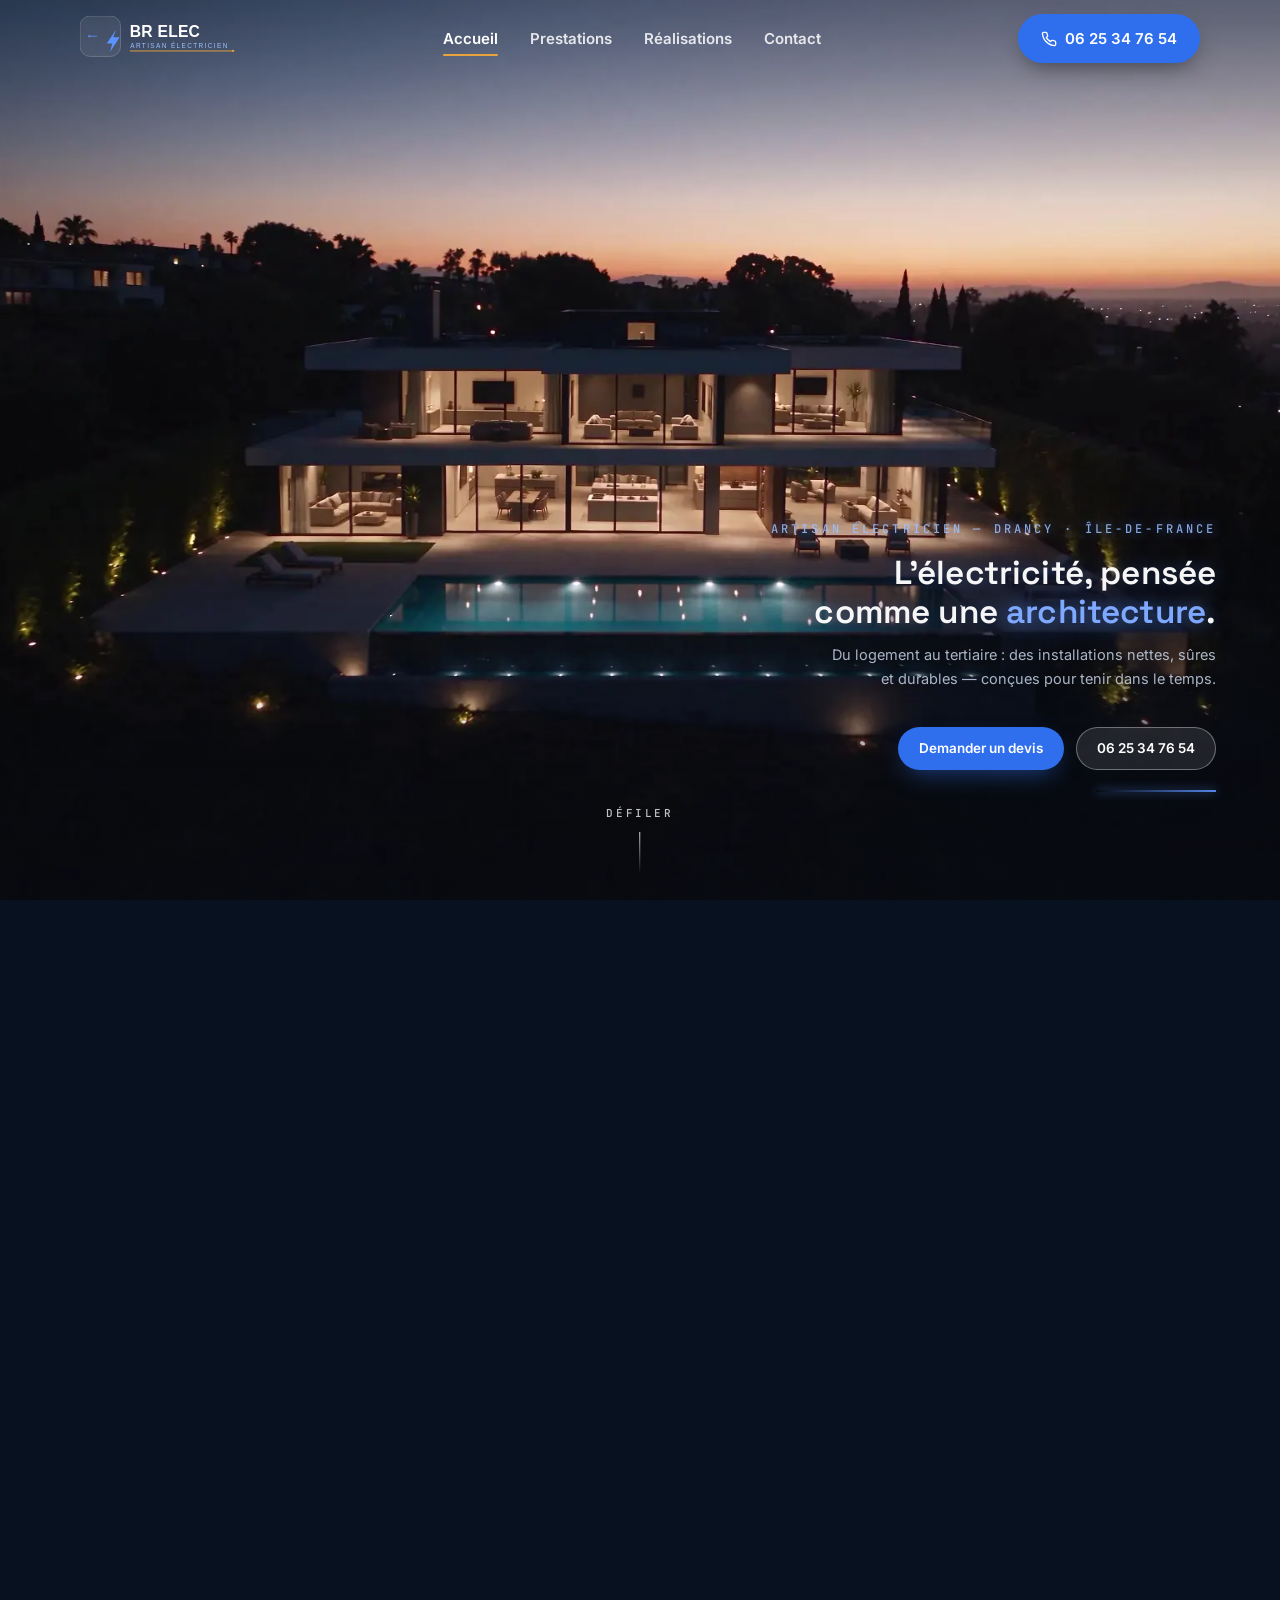
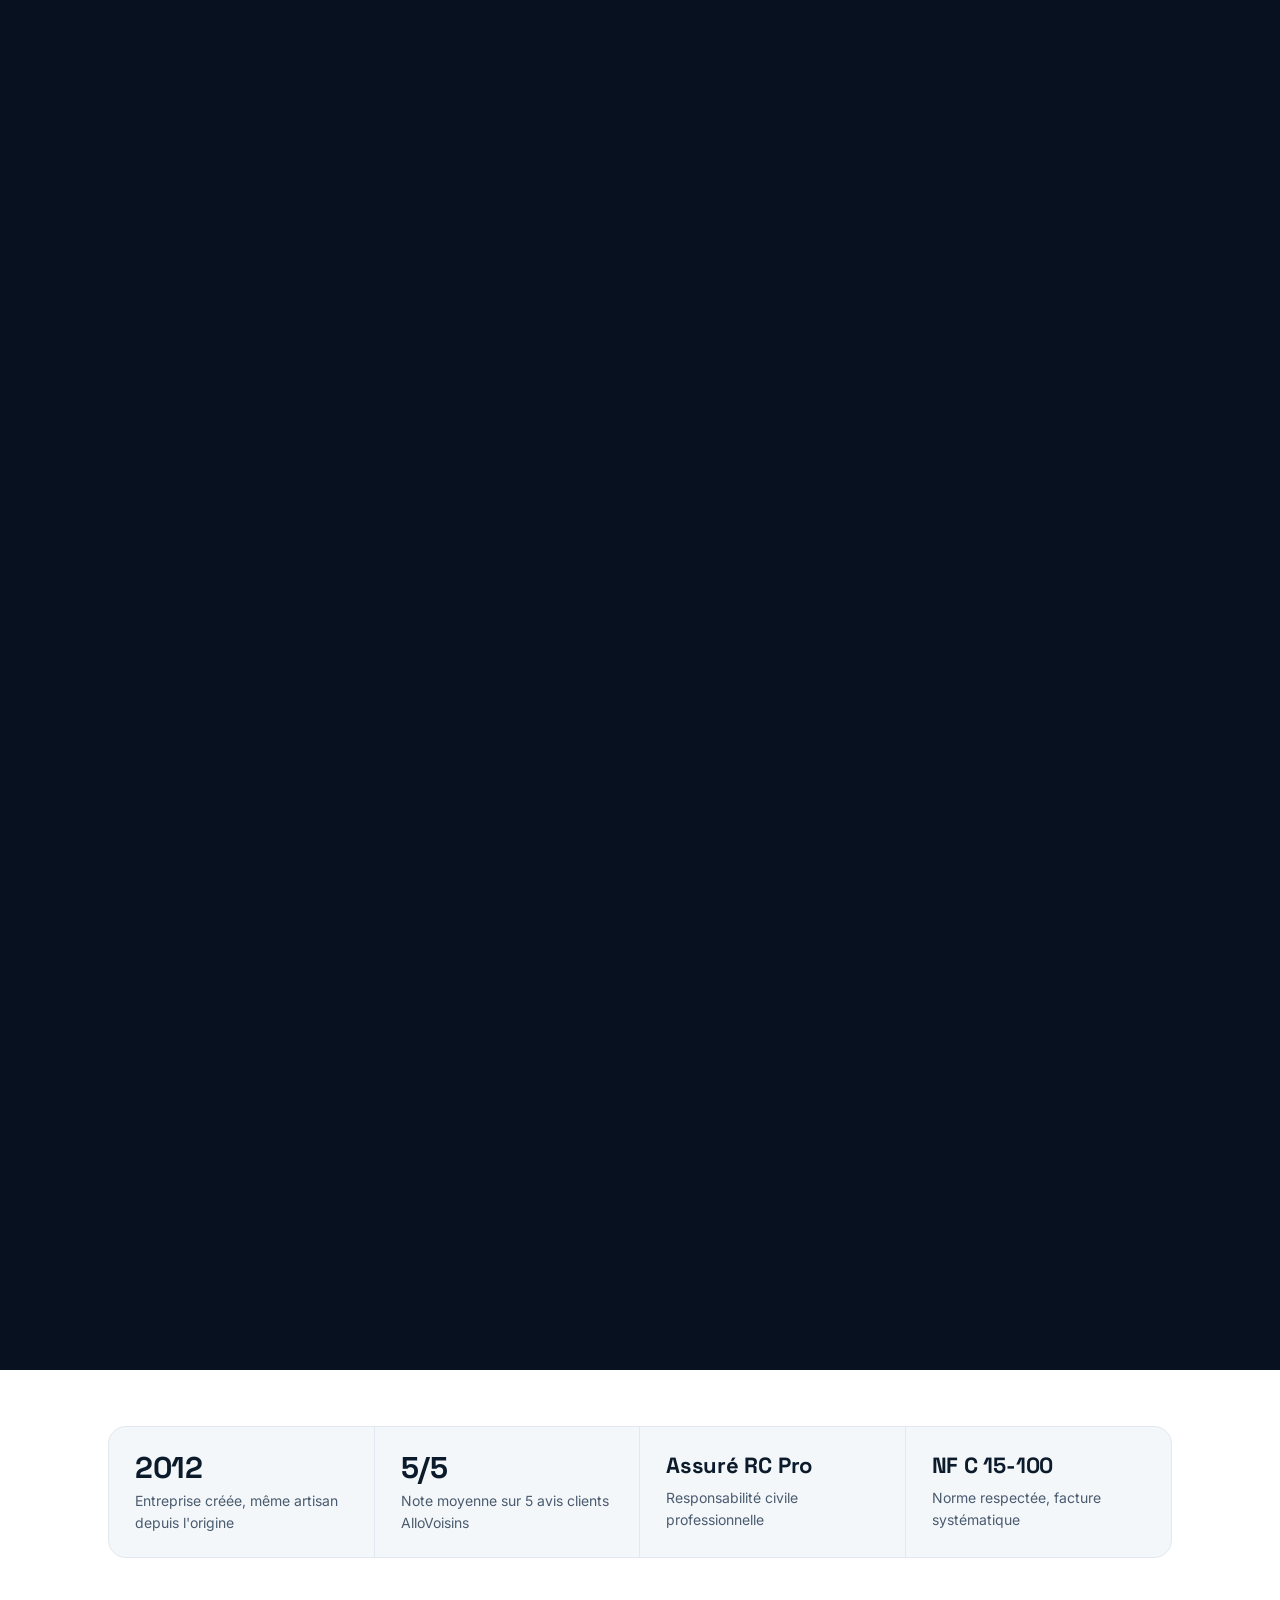
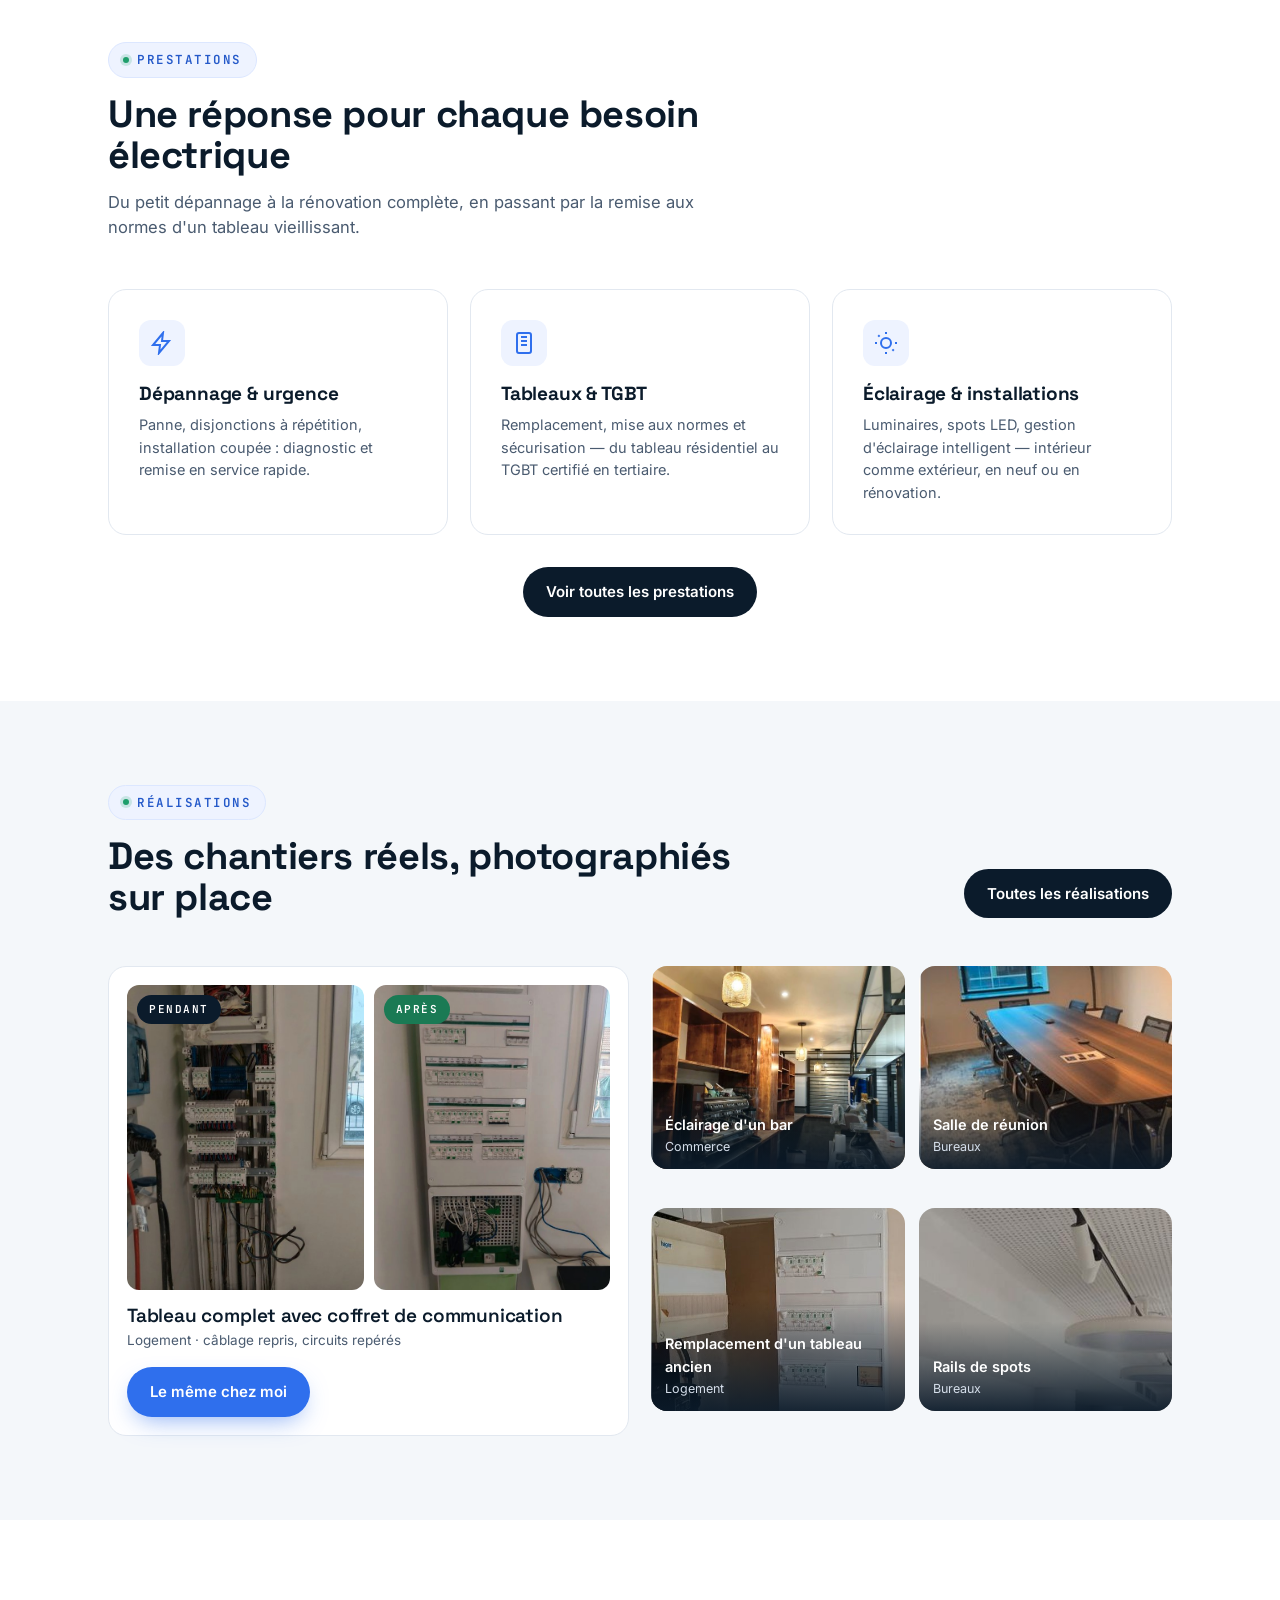
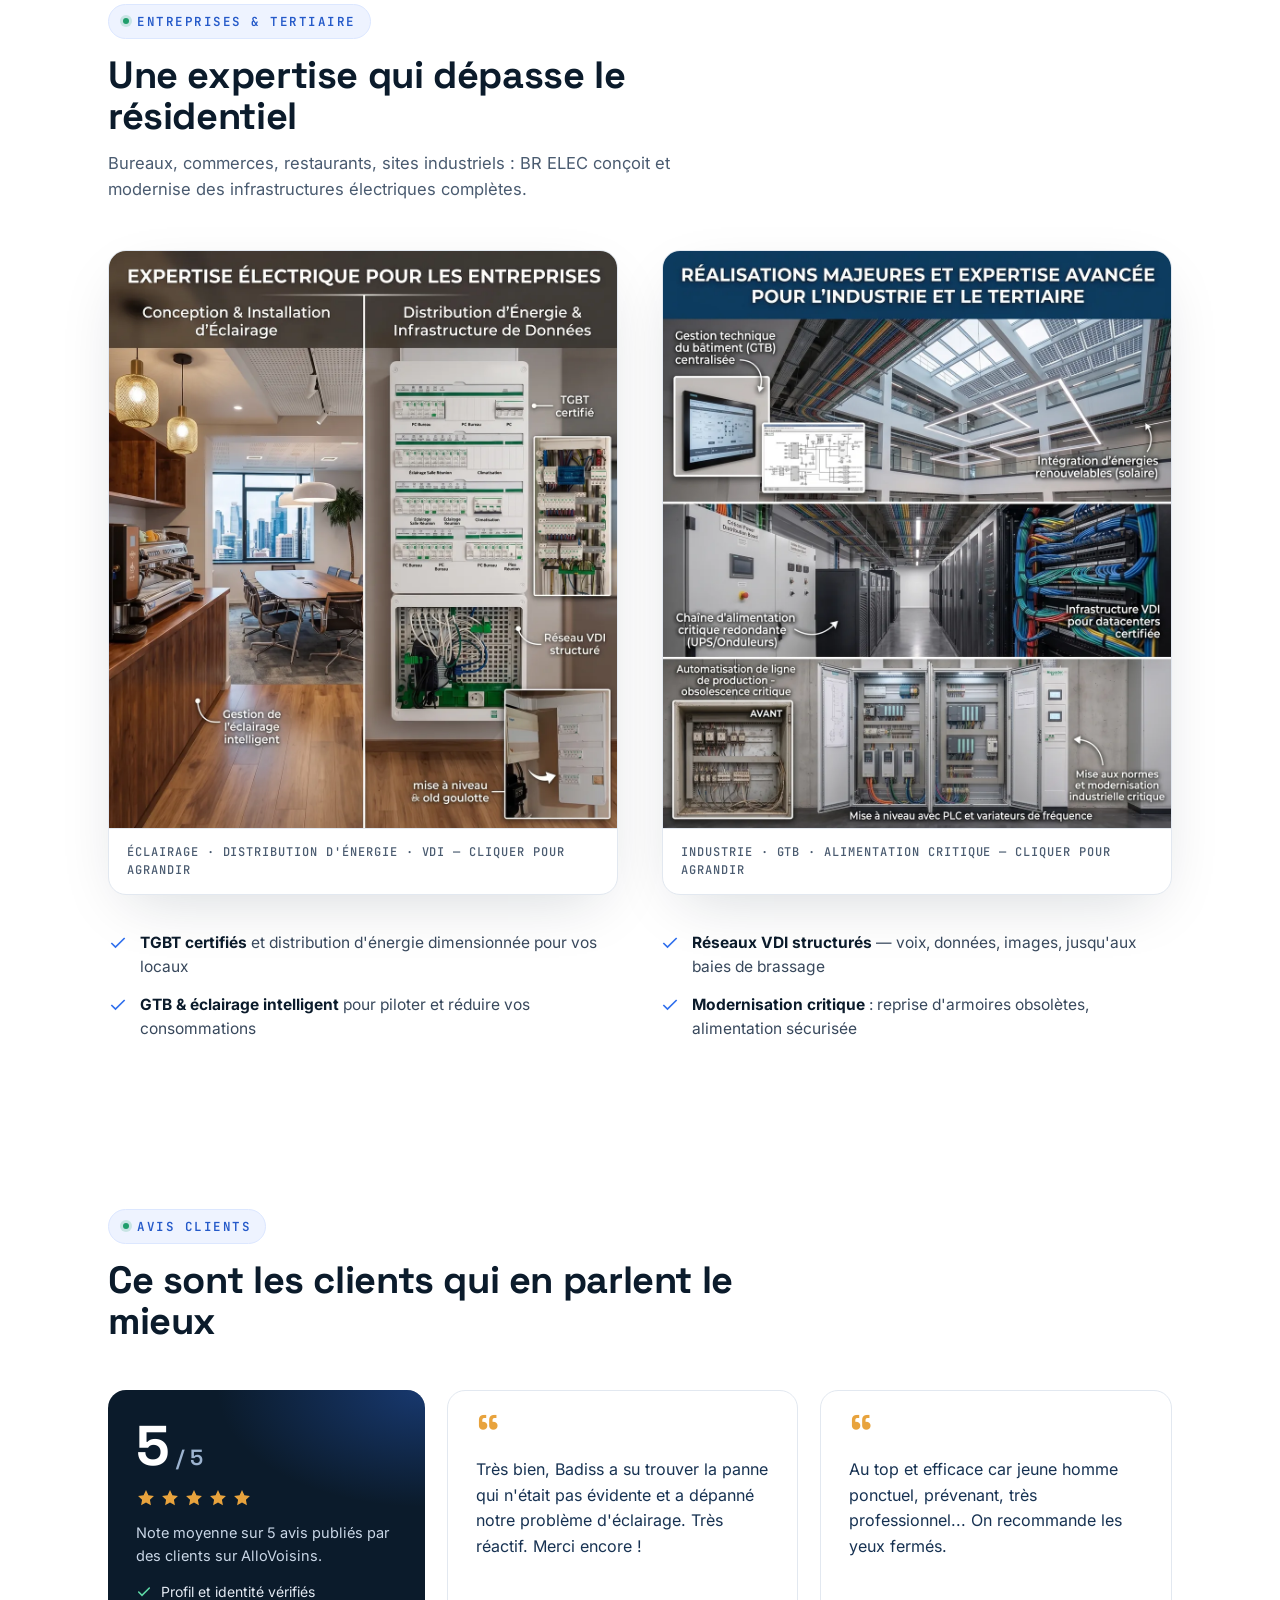
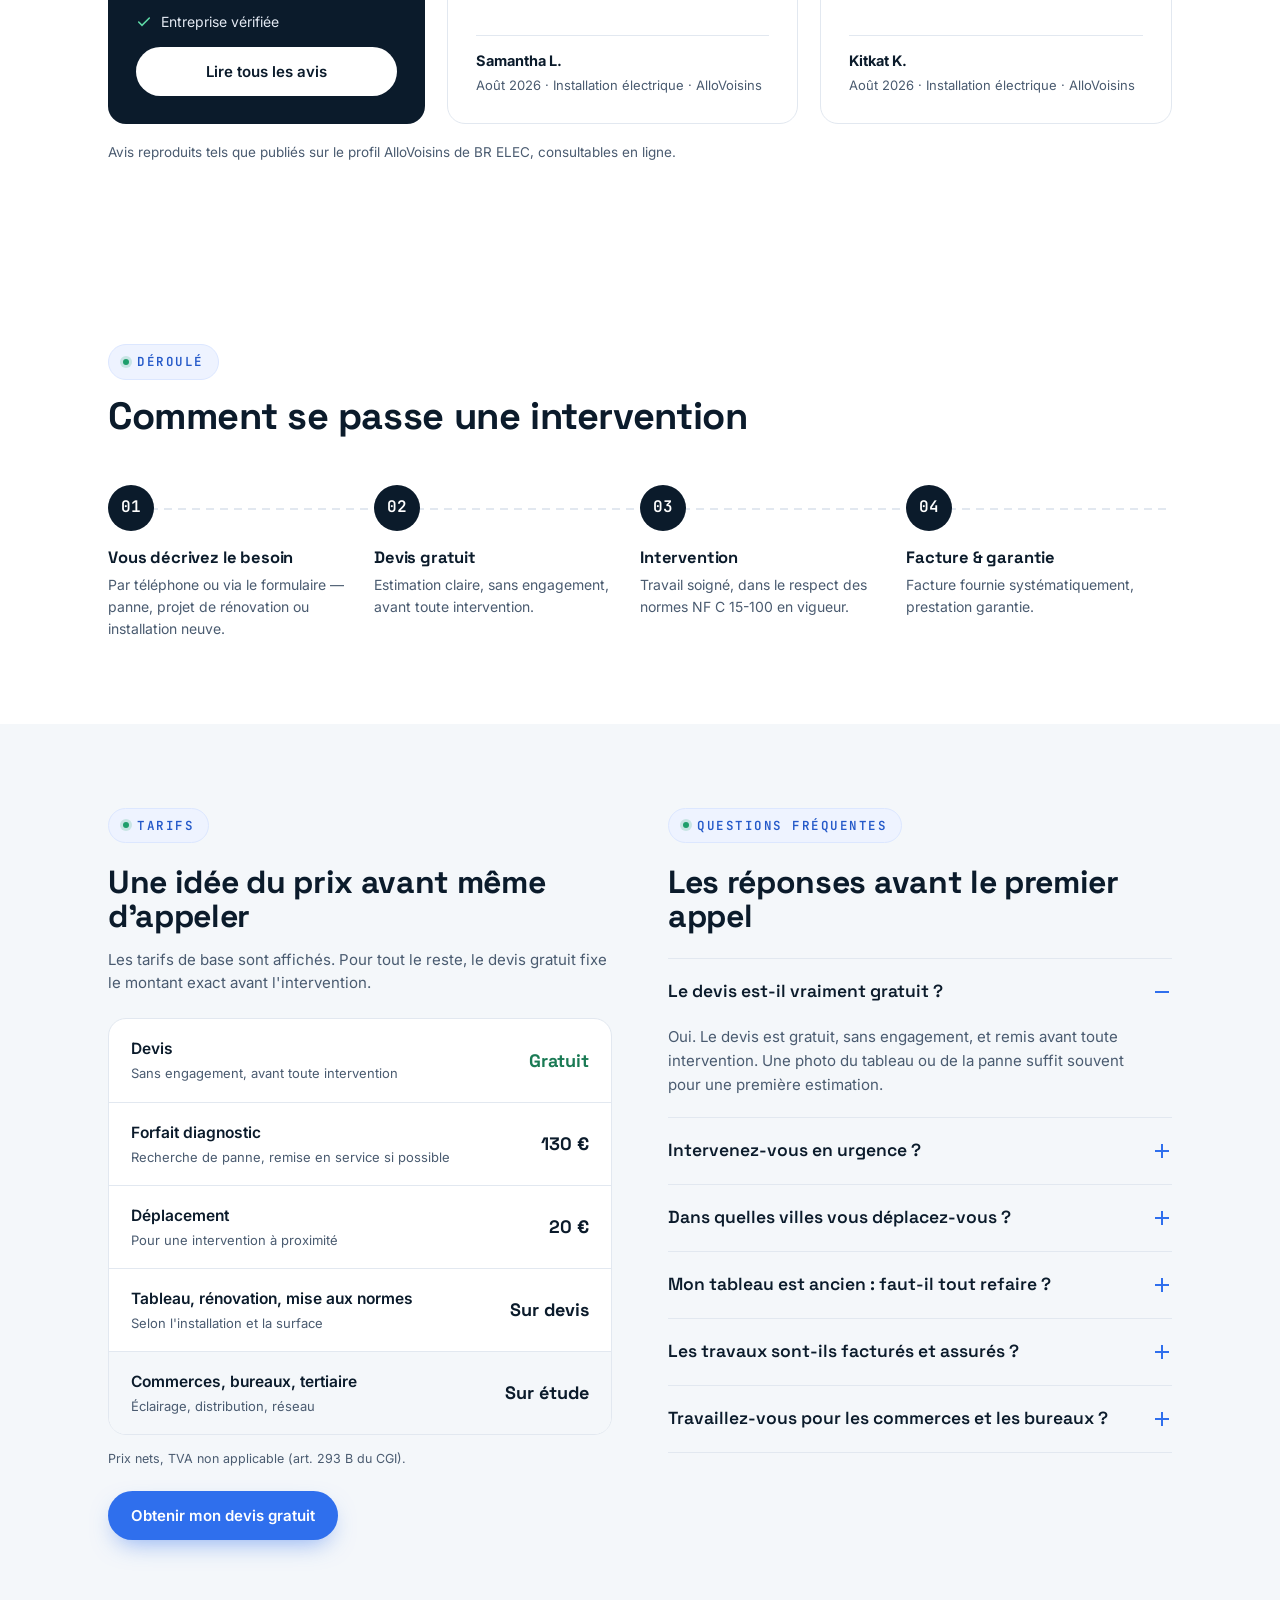
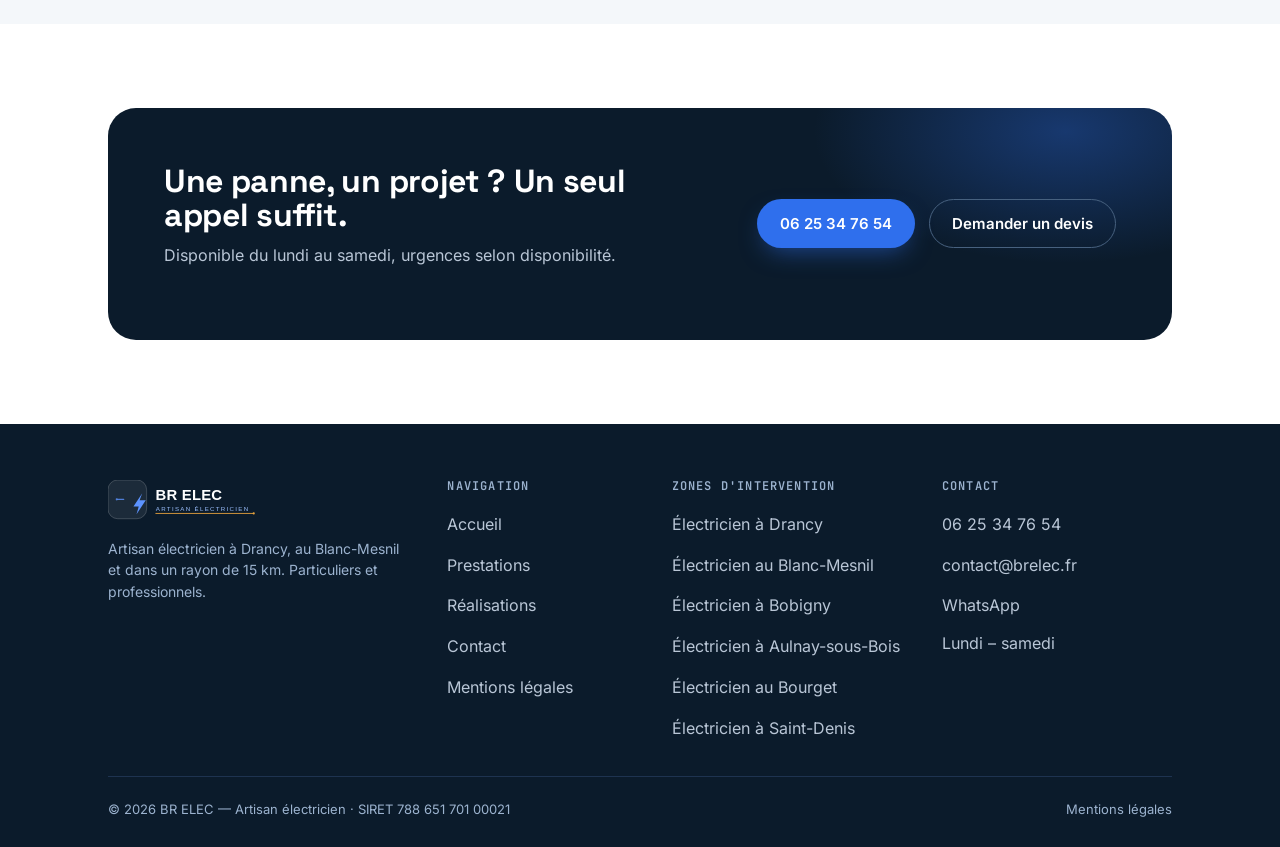
<file: index.html>
<!doctype html>
<html lang="fr">
<head>
<meta charset="UTF-8">
<meta name="viewport" content="width=device-width, initial-scale=1.0, viewport-fit=cover">
<title>BR ELEC — Artisan électricien à Drancy &amp; Île-de-France</title>
<meta name="description" content="Artisan électricien à Drancy (93) : dépannage, tableaux, mise aux normes, rénovation, éclairage. Particuliers et professionnels, devis gratuit, 15 km autour.">
<link rel="canonical" href="https://www.brelec.fr/">
<meta name="theme-color" content="#0B1B2B">
<meta property="og:type" content="website">
<meta property="og:site_name" content="BR ELEC">
<meta property="og:locale" content="fr_FR">
<meta property="og:title" content="BR ELEC — Artisan électricien à Drancy &amp; Île-de-France">
<meta property="og:description" content="Artisan électricien à Drancy (93) : dépannage, tableaux, mise aux normes, rénovation, éclairage. Particuliers et professionnels, devis gratuit, 15 km autour.">
<meta property="og:url" content="https://www.brelec.fr/">
<meta property="og:image" content="https://www.brelec.fr/assets/img/og.jpg">
<meta property="og:image:width" content="1200">
<meta property="og:image:height" content="630">
<meta name="twitter:card" content="summary_large_image">
<link rel="icon" type="image/svg+xml" href="/assets/logo-mark.svg">
<link rel="apple-touch-icon" href="/assets/img/apple-touch-icon.png">
<link rel="preload" as="font" type="font/woff2" href="/assets/fonts/inter-latin-400-normal.woff2" crossorigin>
<link rel="preload" as="font" type="font/woff2" href="/assets/fonts/space-grotesk-latin-700-normal.woff2" crossorigin>
<link rel="preload" as="image" href="/assets/img/hero-poster.webp" type="image/webp">
<link rel="stylesheet" href="/assets/style.css?v=4">
<script>document.documentElement.className += ' js';</script>
<script type="application/ld+json">{"@context": "https://schema.org", "@type": "Electrician", "@id": "https://www.brelec.fr/#entreprise", "name": "BR ELEC", "description": "Artisan électricien : dépannage, tableaux électriques, mise aux normes, rénovation, éclairage, pour particuliers et professionnels.", "url": "https://www.brelec.fr/", "telephone": "+33625347654", "email": "contact@brelec.fr", "image": "https://www.brelec.fr/assets/img/og.jpg", "logo": "https://www.brelec.fr/assets/img/apple-touch-icon.png", "founder": {"@type": "Person", "name": "Badiss Benayache"}, "foundingDate": "2012", "address": {"@type": "PostalAddress", "streetAddress": "117 avenue Henri Barbusse", "postalCode": "93150", "addressLocality": "Le Blanc-Mesnil", "addressRegion": "Île-de-France", "addressCountry": "FR"}, "areaServed": [{"@type": "City", "name": "Drancy"}, {"@type": "City", "name": "Le Blanc-Mesnil"}, {"@type": "City", "name": "Bobigny"}, {"@type": "City", "name": "Aulnay-sous-Bois"}, {"@type": "City", "name": "Le Bourget"}, {"@type": "City", "name": "Saint-Denis"}], "sameAs": ["https://www.allovoisins.com/p/brelec-6"]}</script>
</head>
<body>
<a class="skip" href="#contenu">Aller au contenu</a>

<header class="site over-hero" id="siteHeader">
  <div class="wrap site-nav">
    <a href="/" class="brand"><img class="logo-dark" src="/assets/logo-full.svg" alt="BR ELEC — Artisan électricien" width="166" height="46"><img class="logo-light" src="/assets/logo-full-white.svg" alt="BR ELEC — Artisan électricien" width="166" height="46"></a>
    <nav class="links" aria-label="Navigation principale"><a href="/" class="current" aria-current="page">Accueil</a><a href="/services">Prestations</a><a href="/realisations">Réalisations</a><a href="/contact">Contact</a></nav>
    <a href="tel:+33625347654" class="btn btn-primary header-call"><svg width="16" height="16" viewBox="0 0 24 24" fill="none" stroke="currentColor" stroke-width="2" aria-hidden="true"><path d="M22 16.92v3a2 2 0 0 1-2.18 2 19.79 19.79 0 0 1-8.63-3.07 19.5 19.5 0 0 1-6-6 19.79 19.79 0 0 1-3.07-8.67A2 2 0 0 1 4.11 2h3a2 2 0 0 1 2 1.72c.127.96.362 1.903.7 2.81a2 2 0 0 1-.45 2.11L8.09 9.91a16 16 0 0 0 6 6l1.27-1.27a2 2 0 0 1 2.11-.45c.907.338 1.85.573 2.81.7A2 2 0 0 1 22 16.92z"/></svg>06 25 34 76 54</a>
    <button class="burger" id="burger" type="button" aria-label="Ouvrir le menu" aria-expanded="false" aria-controls="mnav">
      <svg viewBox="0 0 24 24" fill="none" stroke="currentColor" stroke-width="2" stroke-linecap="round" aria-hidden="true"><path d="M4 7h16M4 12h16M4 17h16"/></svg>
    </button>
  </div>
</header>

<div class="mnav" id="mnav" hidden>
  <div class="mnav-top">
    <img src="/assets/logo-full-white.svg" alt="BR ELEC" width="166" height="46">
    <button class="mnav-close" id="mnavClose" type="button" aria-label="Fermer le menu">
      <svg viewBox="0 0 24 24" fill="none" stroke="currentColor" stroke-width="2" stroke-linecap="round" aria-hidden="true"><path d="M6 6l12 12M18 6L6 18"/></svg>
    </button>
  </div>
  <nav class="mnav-links" aria-label="Menu"><a href="/" class="current" aria-current="page">Accueil</a><a href="/services">Prestations</a><a href="/realisations">Réalisations</a><a href="/contact">Contact &amp; devis</a></nav>
  <div class="mnav-foot">
    <div class="mono">Lundi – samedi · urgences selon disponibilité</div>
    <a class="mnav-call" href="tel:+33625347654"><svg viewBox="0 0 24 24" fill="none" stroke="currentColor" stroke-width="2" aria-hidden="true"><path d="M22 16.92v3a2 2 0 0 1-2.18 2 19.79 19.79 0 0 1-8.63-3.07 19.5 19.5 0 0 1-6-6 19.79 19.79 0 0 1-3.07-8.67A2 2 0 0 1 4.11 2h3a2 2 0 0 1 2 1.72c.127.96.362 1.903.7 2.81a2 2 0 0 1-.45 2.11L8.09 9.91a16 16 0 0 0 6 6l1.27-1.27a2 2 0 0 1 2.11-.45c.907.338 1.85.573 2.81.7A2 2 0 0 1 22 16.92z"/></svg>06 25 34 76 54</a>
    <p>Drancy · Le Blanc-Mesnil · 15 km autour</p>
  </div>
</div>

<main id="contenu">
<!-- ============ CINEMATIC HERO ============ -->
<section class="cine" id="cine" aria-label="Présentation BR ELEC">
  <div class="cine-stage">
    <video class="cine-video" id="cineVideo" autoplay muted loop playsinline preload="none" poster="/assets/img/hero-poster.webp" data-src="/assets/brelec-hero.mp4" data-src-m="/assets/brelec-hero-m.mp4" aria-hidden="true" tabindex="-1"></video>
    <div class="cine-shade"></div>

    <div class="cine-copy interactive" data-step="0">
      <div class="cine-kicker">Artisan électricien — Drancy<span class="hide-m"> · Île-de-France</span></div>
      <h1 class="cine-title">L'électricité, pensée comme une <span class="glow">architecture</span>.</h1>
      <p class="cine-sub">Du logement au tertiaire : des installations nettes, sûres et durables — conçues pour tenir dans le temps.</p>
      <div class="cine-actions">
        <a href="/contact" class="btn btn-primary">Demander un devis</a>
        <a href="tel:+33625347654" class="btn btn-glass">06 25 34 76 54</a>
      </div>
    </div>

    <div class="cine-copy" data-step="1">
      <div class="cine-kicker">Rénovation · Mise aux normes NF C 15-100</div>
      <h2 class="cine-title">Chaque circuit repris.<br>Chaque départ <span class="glow">identifié</span>.</h2>
      <p class="cine-sub">Tableaux, TGBT, réseau VDI — votre installation reprise de A à Z, câblage propre et repéré, conformité garantie.</p>
    </div>

    <div class="cine-copy interactive" data-step="2">
      <div class="cine-kicker">Particuliers · Commerces · Tertiaire</div>
      <p class="cine-sub" style="margin-top:0;">Devis gratuit, réponse rapide.<br>Disponible du lundi au samedi, urgences selon disponibilité.</p>
      <div class="cine-actions">
        <a href="/contact" class="btn btn-primary">Parler de votre projet</a>
      </div>
    </div>

    <div class="cine-white" id="cineWhite"></div>
    <div class="cine-cue" id="cineCue" aria-hidden="true">Défiler</div>
  </div>
</section>


<div class="wrap stats-wrap reveal">
  <div class="stats">
    <div class="stat"><b>2012</b><span>Entreprise créée, même artisan depuis l'origine</span></div>
    <div class="stat"><b>5/5</b><span>Note moyenne sur 5 avis clients AlloVoisins</span></div>
    <div class="stat"><b class="sm">Assuré RC Pro</b><span>Responsabilité civile professionnelle</span></div>
    <div class="stat"><b class="sm">NF C 15-100</b><span>Norme respectée, facture systématique</span></div>
  </div>
</div>
<!-- ============ PRESTATIONS ============ -->
<section>
  <div class="wrap">
    <div class="section-head reveal">
      <div class="eyebrow"><span class="dot"></span>Prestations</div>
      <h2>Une réponse pour chaque besoin électrique</h2>
      <p>Du petit dépannage à la rénovation complète, en passant par la remise aux normes d'un tableau vieillissant.</p>
    </div>

    <div class="grid-3">
      <div class="card reveal">
        <div class="icon-badge">
          <svg viewBox="0 0 24 24" fill="none" stroke="currentColor" stroke-width="2"><path d="M13 2L3 14h7l-1 8 10-12h-7l1-8z"/></svg>
        </div>
        <h3>Dépannage &amp; urgence</h3>
        <p>Panne, disjonctions à répétition, installation coupée : diagnostic et remise en service rapide.</p>
      </div>
      <div class="card reveal">
        <div class="icon-badge">
          <svg viewBox="0 0 24 24" fill="none" stroke="currentColor" stroke-width="2"><rect x="5" y="2" width="14" height="20" rx="2"/><line x1="9" y1="6" x2="15" y2="6"/><line x1="9" y1="10" x2="15" y2="10"/><line x1="9" y1="14" x2="15" y2="14"/></svg>
        </div>
        <h3>Tableaux &amp; TGBT</h3>
        <p>Remplacement, mise aux normes et sécurisation — du tableau résidentiel au TGBT certifié en tertiaire.</p>
      </div>
      <div class="card reveal">
        <div class="icon-badge">
          <svg viewBox="0 0 24 24" fill="none" stroke="currentColor" stroke-width="2"><circle cx="12" cy="12" r="5"/><line x1="12" y1="1" x2="12" y2="3"/><line x1="12" y1="21" x2="12" y2="23"/><line x1="4.2" y1="4.2" x2="5.6" y2="5.6"/><line x1="18.4" y1="18.4" x2="19.8" y2="19.8"/><line x1="1" y1="12" x2="3" y2="12"/><line x1="21" y1="12" x2="23" y2="12"/></svg>
        </div>
        <h3>Éclairage &amp; installations</h3>
        <p>Luminaires, spots LED, gestion d'éclairage intelligent — intérieur comme extérieur, en neuf ou en rénovation.</p>
      </div>
    </div>

    <div style="margin-top:32px; text-align:center;" class="reveal">
      <a href="/services" class="btn btn-dark">Voir toutes les prestations</a>
    </div>
  </div>
</section>


<section class="on-mist">
  <div class="wrap">
    <div class="section-head split reveal">
      <div>
        <div class="eyebrow"><span class="dot"></span>Réalisations</div>
        <h2>Des chantiers réels, photographiés sur place</h2>
      </div>
      <a href="/realisations" class="btn btn-dark">Toutes les réalisations</a>
    </div>
    <div class="works">
      <article class="work-feature reveal">
        <div class="work-pair">
          <figure><img src="/assets/photos/tableau-electrique-02.jpg" alt="Tableau électrique en cours de câblage, capots déposés" width="602" height="758" loading="lazy" decoding="async"><span class="tag">Pendant</span></figure>
          <figure><img src="/assets/photos/tableau-electrique-01.jpg" alt="Le même tableau électrique terminé, capots posés et circuits repérés" width="584" height="753" loading="lazy" decoding="async"><span class="tag safe">Après</span></figure>
        </div>
        <div class="work-feature-foot">
          <div>
            <h3>Tableau complet avec coffret de communication</h3>
            <p>Logement · câblage repris, circuits repérés</p>
          </div>
          <a class="btn btn-primary" href="/contact">Le même chez moi</a>
        </div>
      </article>
      <div class="work-grid"><figure class="work-card reveal"><img src="/assets/photos/chantier-bar-eclairage.jpg" alt="Suspensions et spots au-dessus du comptoir d'un bar" width="607" height="753" loading="lazy" decoding="async"><figcaption><b>Éclairage d'un bar</b><span>Commerce</span></figcaption></figure><figure class="work-card reveal"><img src="/assets/photos/chantier-plafonniers-salle.jpg" alt="Plafonniers et suspensions dans une salle de réunion" width="310" height="599" loading="lazy" decoding="async"><figcaption><b>Salle de réunion</b><span>Bureaux</span></figcaption></figure><figure class="work-card reveal"><img src="/assets/photos/tableau-electrique-03.jpg" alt="Tableau neuf posé à côté de l'ancien tableau" width="452" height="513" loading="lazy" decoding="async"><figcaption><b>Remplacement d'un tableau ancien</b><span>Logement</span></figcaption></figure><figure class="work-card reveal"><img src="/assets/photos/chantier-rail-spots.jpg" alt="Rails de spots fixés sur un plafond acoustique" width="295" height="595" loading="lazy" decoding="async"><figcaption><b>Rails de spots</b><span>Bureaux</span></figcaption></figure></div>
    </div>
  </div>
</section>
<!-- ============ ENTREPRISES & TERTIAIRE ============ -->
<section>
  <div class="wrap">
    <div class="section-head reveal">
      <div class="eyebrow"><span class="dot"></span>Entreprises &amp; tertiaire</div>
      <h2>Une expertise qui dépasse le résidentiel</h2>
      <p>Bureaux, commerces, restaurants, sites industriels : BR ELEC conçoit et modernise des infrastructures électriques complètes.</p>
    </div>

    <div class="b2b-grid">
      <figure class="b2b-figure reveal" style="margin:0;">
        <a href="/assets/img/infographie-entreprises-full.webp" target="_blank" rel="noopener">
          <img src="/assets/img/infographie-entreprises.webp" width="1100" height="1248" loading="lazy" decoding="async" alt="Expertise électrique pour les entreprises : conception et installation d'éclairage, distribution d'énergie, TGBT certifié, réseau VDI structuré, gestion de l'éclairage intelligent">
        </a>
        <figcaption>Éclairage · Distribution d'énergie · VDI — cliquer pour agrandir</figcaption>
      </figure>
      <figure class="b2b-figure reveal" style="margin:0;">
        <a href="/assets/img/infographie-industrie-full.webp" target="_blank" rel="noopener">
          <img src="/assets/img/infographie-industrie.webp" width="1100" height="1248" loading="lazy" decoding="async" alt="Réalisations majeures industrie et tertiaire : GTB centralisée, énergies renouvelables, alimentation critique redondante UPS, infrastructure VDI datacenters, modernisation industrielle avec PLC et variateurs de fréquence">
        </a>
        <figcaption>Industrie · GTB · Alimentation critique — cliquer pour agrandir</figcaption>
      </figure>
    </div>

    <ul class="b2b-list b2b-list--cols reveal">
          <li>
            <svg viewBox="0 0 24 24" fill="none" stroke="#2F6FED" stroke-width="2"><path d="M20 6L9 17l-5-5"/></svg>
            <span><b>TGBT certifiés</b> et distribution d'énergie dimensionnée pour vos locaux</span>
          </li>
          <li>
            <svg viewBox="0 0 24 24" fill="none" stroke="#2F6FED" stroke-width="2"><path d="M20 6L9 17l-5-5"/></svg>
            <span><b>Réseaux VDI structurés</b> — voix, données, images, jusqu'aux baies de brassage</span>
          </li>
          <li>
            <svg viewBox="0 0 24 24" fill="none" stroke="#2F6FED" stroke-width="2"><path d="M20 6L9 17l-5-5"/></svg>
            <span><b>GTB &amp; éclairage intelligent</b> pour piloter et réduire vos consommations</span>
          </li>
          <li>
            <svg viewBox="0 0 24 24" fill="none" stroke="#2F6FED" stroke-width="2"><path d="M20 6L9 17l-5-5"/></svg>
            <span><b>Modernisation critique</b> : reprise d'armoires obsolètes, alimentation sécurisée</span>
          </li>
        </ul>
  </div>
</section>


<section>
  <div class="wrap">
    <div class="section-head reveal">
      <div class="eyebrow"><span class="dot"></span>Avis clients</div>
      <h2>Ce sont les clients qui en parlent le mieux</h2>
    </div>
    <div class="reviews">
      <div class="review-summary reveal">
        <div class="review-score">5<small> / 5</small></div>
        <div class="stars" role="img" aria-label="5 étoiles sur 5"><svg viewBox="0 0 24 24" aria-hidden="true"><path d="M12 2.5l2.9 6.1 6.6.9-4.8 4.6 1.2 6.6L12 17.5l-5.9 3.2 1.2-6.6L2.5 9.5l6.6-.9z"/></svg><svg viewBox="0 0 24 24" aria-hidden="true"><path d="M12 2.5l2.9 6.1 6.6.9-4.8 4.6 1.2 6.6L12 17.5l-5.9 3.2 1.2-6.6L2.5 9.5l6.6-.9z"/></svg><svg viewBox="0 0 24 24" aria-hidden="true"><path d="M12 2.5l2.9 6.1 6.6.9-4.8 4.6 1.2 6.6L12 17.5l-5.9 3.2 1.2-6.6L2.5 9.5l6.6-.9z"/></svg><svg viewBox="0 0 24 24" aria-hidden="true"><path d="M12 2.5l2.9 6.1 6.6.9-4.8 4.6 1.2 6.6L12 17.5l-5.9 3.2 1.2-6.6L2.5 9.5l6.6-.9z"/></svg><svg viewBox="0 0 24 24" aria-hidden="true"><path d="M12 2.5l2.9 6.1 6.6.9-4.8 4.6 1.2 6.6L12 17.5l-5.9 3.2 1.2-6.6L2.5 9.5l6.6-.9z"/></svg></div>
        <p>Note moyenne sur 5 avis publiés par des clients sur AlloVoisins.</p>
        <ul>
          <li><svg viewBox="0 0 24 24" fill="none" stroke="#5CD6A4" stroke-width="2.4" stroke-linecap="round" aria-hidden="true"><path d="M20 6L9 17l-5-5"/></svg>Profil et identité vérifiés</li>
          <li><svg viewBox="0 0 24 24" fill="none" stroke="#5CD6A4" stroke-width="2.4" stroke-linecap="round" aria-hidden="true"><path d="M20 6L9 17l-5-5"/></svg>Entreprise vérifiée</li>
        </ul>
        <a class="btn" href="https://www.allovoisins.com/p/brelec-6#avis" target="_blank" rel="noopener">Lire tous les avis</a>
      </div>
      <blockquote class="review-card reveal">
        <span class="quote-mark" aria-hidden="true">“</span>
        <p>Très bien, Badiss a su trouver la panne qui n'était pas évidente et a dépanné notre problème d'éclairage. Très réactif. Merci encore !</p>
        <footer><b>Samantha L.</b><span>Août 2026 · Installation électrique · AlloVoisins</span></footer>
      </blockquote>
      <blockquote class="review-card reveal">
        <span class="quote-mark" aria-hidden="true">“</span>
        <p>Au top et efficace car jeune homme ponctuel, prévenant, très professionnel... On recommande les yeux fermés.</p>
        <footer><b>Kitkat K.</b><span>Août 2026 · Installation électrique · AlloVoisins</span></footer>
      </blockquote>
    </div>
    <p class="reviews-note">Avis reproduits tels que publiés sur le profil AlloVoisins de BR ELEC, consultables en ligne.</p>
  </div>
</section>
<!-- ============ PROCESS ============ -->
<section>
  <div class="wrap">
    <div class="section-head reveal">
      <div class="eyebrow"><span class="dot"></span>Déroulé</div>
      <h2>Comment se passe une intervention</h2>
    </div>
    <div class="process">
      <div class="step reveal">
        <div class="num">01</div>
        <h3>Vous décrivez le besoin</h3>
        <p>Par téléphone ou via le formulaire — panne, projet de rénovation ou installation neuve.</p>
      </div>
      <div class="step reveal">
        <div class="num">02</div>
        <h3>Devis gratuit</h3>
        <p>Estimation claire, sans engagement, avant toute intervention.</p>
      </div>
      <div class="step reveal">
        <div class="num">03</div>
        <h3>Intervention</h3>
        <p>Travail soigné, dans le respect des normes NF C 15-100 en vigueur.</p>
      </div>
      <div class="step reveal">
        <div class="num">04</div>
        <h3>Facture &amp; garantie</h3>
        <p>Facture fournie systématiquement, prestation garantie.</p>
      </div>
    </div>
  </div>
</section>


<section class="on-mist" id="tarifs">
  <div class="wrap pf-grid">
    <div class="reveal">
      <div class="eyebrow"><span class="dot"></span>Tarifs</div>
      <h2>Une idée du prix avant même d'appeler</h2>
      <p class="lead-sm">Les tarifs de base sont affichés. Pour tout le reste, le devis gratuit fixe le montant exact avant l'intervention.</p>
      <div class="price-list">
        <div class="price-row"><div><b>Devis</b><span>Sans engagement, avant toute intervention</span></div><div class="amount free">Gratuit</div></div>
        <div class="price-row"><div><b>Forfait diagnostic</b><span>Recherche de panne, remise en service si possible</span></div><div class="amount">130 €</div></div>
        <div class="price-row"><div><b>Déplacement</b><span>Pour une intervention à proximité</span></div><div class="amount">20 €</div></div>
        <div class="price-row"><div><b>Tableau, rénovation, mise aux normes</b><span>Selon l'installation et la surface</span></div><div class="amount">Sur devis</div></div>
        <div class="price-row"><div><b>Commerces, bureaux, tertiaire</b><span>Éclairage, distribution, réseau</span></div><div class="amount">Sur étude</div></div>
      </div>
      <p class="price-note">Prix nets, TVA non applicable (art. 293 B du CGI).</p>
      <a class="btn btn-primary" href="/contact">Obtenir mon devis gratuit</a>
    </div>
    <div class="reveal">
      <div class="eyebrow"><span class="dot"></span>Questions fréquentes</div>
      <h2>Les réponses avant le premier appel</h2>
      <div class="faq"><details open><summary>Le devis est-il vraiment gratuit ?</summary><p>Oui. Le devis est gratuit, sans engagement, et remis avant toute intervention. Une photo du tableau ou de la panne suffit souvent pour une première estimation.</p></details><details><summary>Intervenez-vous en urgence ?</summary><p>BR ELEC intervient du lundi au samedi, et en urgence selon la disponibilité du moment. Pour une panne, appelez directement le 06 25 34 76 54 : c'est le moyen le plus rapide.</p></details><details><summary>Dans quelles villes vous déplacez-vous ?</summary><p>Dans un rayon de 15 km autour de Drancy : Le Blanc-Mesnil, Bobigny, Aulnay-sous-Bois, Le Bourget, Saint-Denis, le nord-est de Paris. Au-delà, l'intervention se fait sur devis.</p></details><details><summary>Mon tableau est ancien : faut-il tout refaire ?</summary><p>Pas forcément. Un diagnostic sur place, ou déjà une photo, permet de dire si le remplacement du tableau suffit ou si certains circuits doivent être repris. Vous recevez un devis détaillé avant de décider.</p></details><details><summary>Les travaux sont-ils facturés et assurés ?</summary><p>Oui. Une facture est fournie systématiquement, les travaux sont réalisés selon la norme NF C 15-100 et l'entreprise est couverte par une assurance responsabilité civile professionnelle.</p></details><details><summary>Travaillez-vous pour les commerces et les bureaux ?</summary><p>Oui : éclairage, tableaux et distribution électrique, câblage réseau. Un échange sur place permet de chiffrer le projet avant travaux.</p></details></div>
    </div>
  </div>
</section>

<section>
  <div class="wrap">
    <div class="cta-band reveal">
      <div class="inner">
        <div>
          <h2>Une panne, un projet ? Un seul appel suffit.</h2>
          <p>Disponible du lundi au samedi, urgences selon disponibilité.</p>
        </div>
        <div class="actions">
          <a href="tel:+33625347654" class="btn btn-primary">06 25 34 76 54</a>
          <a href="/contact" class="btn btn-ghost" style="border-color:#47617F;color:white;">Demander un devis</a>
        </div>
      </div>
    </div>
  </div>
</section>

</main>

<footer class="site">
  <div class="wrap">
    <div class="footer-grid">
      <div>
        <img class="brand-foot" src="/assets/logo-full-white.svg" alt="BR ELEC" width="158" height="44">
        <p class="tagline">Artisan électricien à Drancy, au Blanc-Mesnil et dans un rayon de 15 km. Particuliers et professionnels.</p>
      </div>
      <div>
        <h2 class="foot-h">Navigation</h2>
        <ul><li><a href="/">Accueil</a></li><li><a href="/services">Prestations</a></li><li><a href="/realisations">Réalisations</a></li><li><a href="/contact">Contact</a></li><li><a href="/mentions-legales">Mentions légales</a></li></ul>
      </div>
      <div>
        <h2 class="foot-h">Zones d'intervention</h2>
        <ul><li><a href="/electricien-drancy">Électricien à Drancy</a></li><li><a href="/electricien-le-blanc-mesnil">Électricien au Blanc-Mesnil</a></li><li><a href="/electricien-bobigny">Électricien à Bobigny</a></li><li><a href="/electricien-aulnay-sous-bois">Électricien à Aulnay-sous-Bois</a></li><li><a href="/electricien-le-bourget">Électricien au Bourget</a></li><li><a href="/electricien-saint-denis">Électricien à Saint-Denis</a></li></ul>
      </div>
      <div>
        <h2 class="foot-h">Contact</h2>
        <ul>
          <li><a href="tel:+33625347654">06 25 34 76 54</a></li>
          <li><a href="mailto:contact@brelec.fr">contact@brelec.fr</a></li>
          <li><a href="https://wa.me/33625347654?text=Bonjour%2C%20je%20souhaite%20un%20devis%20pour%20%3A%20" rel="noopener">WhatsApp</a></li>
          <li>Lundi – samedi</li>
        </ul>
      </div>
    </div>
    <div class="footer-bottom">
      <span>© 2026 BR ELEC — Artisan électricien · SIRET 788 651 701 00021</span>
      <span><a href="/mentions-legales">Mentions légales</a></span>
    </div>
  </div>
</footer>

<div class="mbar" role="navigation" aria-label="Actions rapides">
  <a class="mbar-call" href="tel:+33625347654"><svg viewBox="0 0 24 24" fill="none" stroke="currentColor" stroke-width="2" aria-hidden="true"><path d="M22 16.92v3a2 2 0 0 1-2.18 2 19.79 19.79 0 0 1-8.63-3.07 19.5 19.5 0 0 1-6-6 19.79 19.79 0 0 1-3.07-8.67A2 2 0 0 1 4.11 2h3a2 2 0 0 1 2 1.72c.127.96.362 1.903.7 2.81a2 2 0 0 1-.45 2.11L8.09 9.91a16 16 0 0 0 6 6l1.27-1.27a2 2 0 0 1 2.11-.45c.907.338 1.85.573 2.81.7A2 2 0 0 1 22 16.92z"/></svg>Appeler</a>
  <a href="https://wa.me/33625347654?text=Bonjour%2C%20je%20souhaite%20un%20devis%20pour%20%3A%20" rel="noopener"><svg viewBox="0 0 24 24" fill="none" stroke="currentColor" stroke-width="2" aria-hidden="true"><path d="M21 11.5a8.4 8.4 0 0 1-12.3 7.4L3 21l2.1-5.7A8.4 8.4 0 1 1 21 11.5z"/></svg>WhatsApp</a>
  <a class="mbar-quote" href="/contact"><svg viewBox="0 0 24 24" fill="none" stroke="currentColor" stroke-width="2" aria-hidden="true"><path d="M14 3H6a2 2 0 0 0-2 2v14a2 2 0 0 0 2 2h12a2 2 0 0 0 2-2V9z"/><path d="M14 3v6h6M8 13h8M8 17h5"/></svg>Devis</a>
</div>

<script src="/assets/site.js?v=4" defer></script>
</body>
</html>
</file>
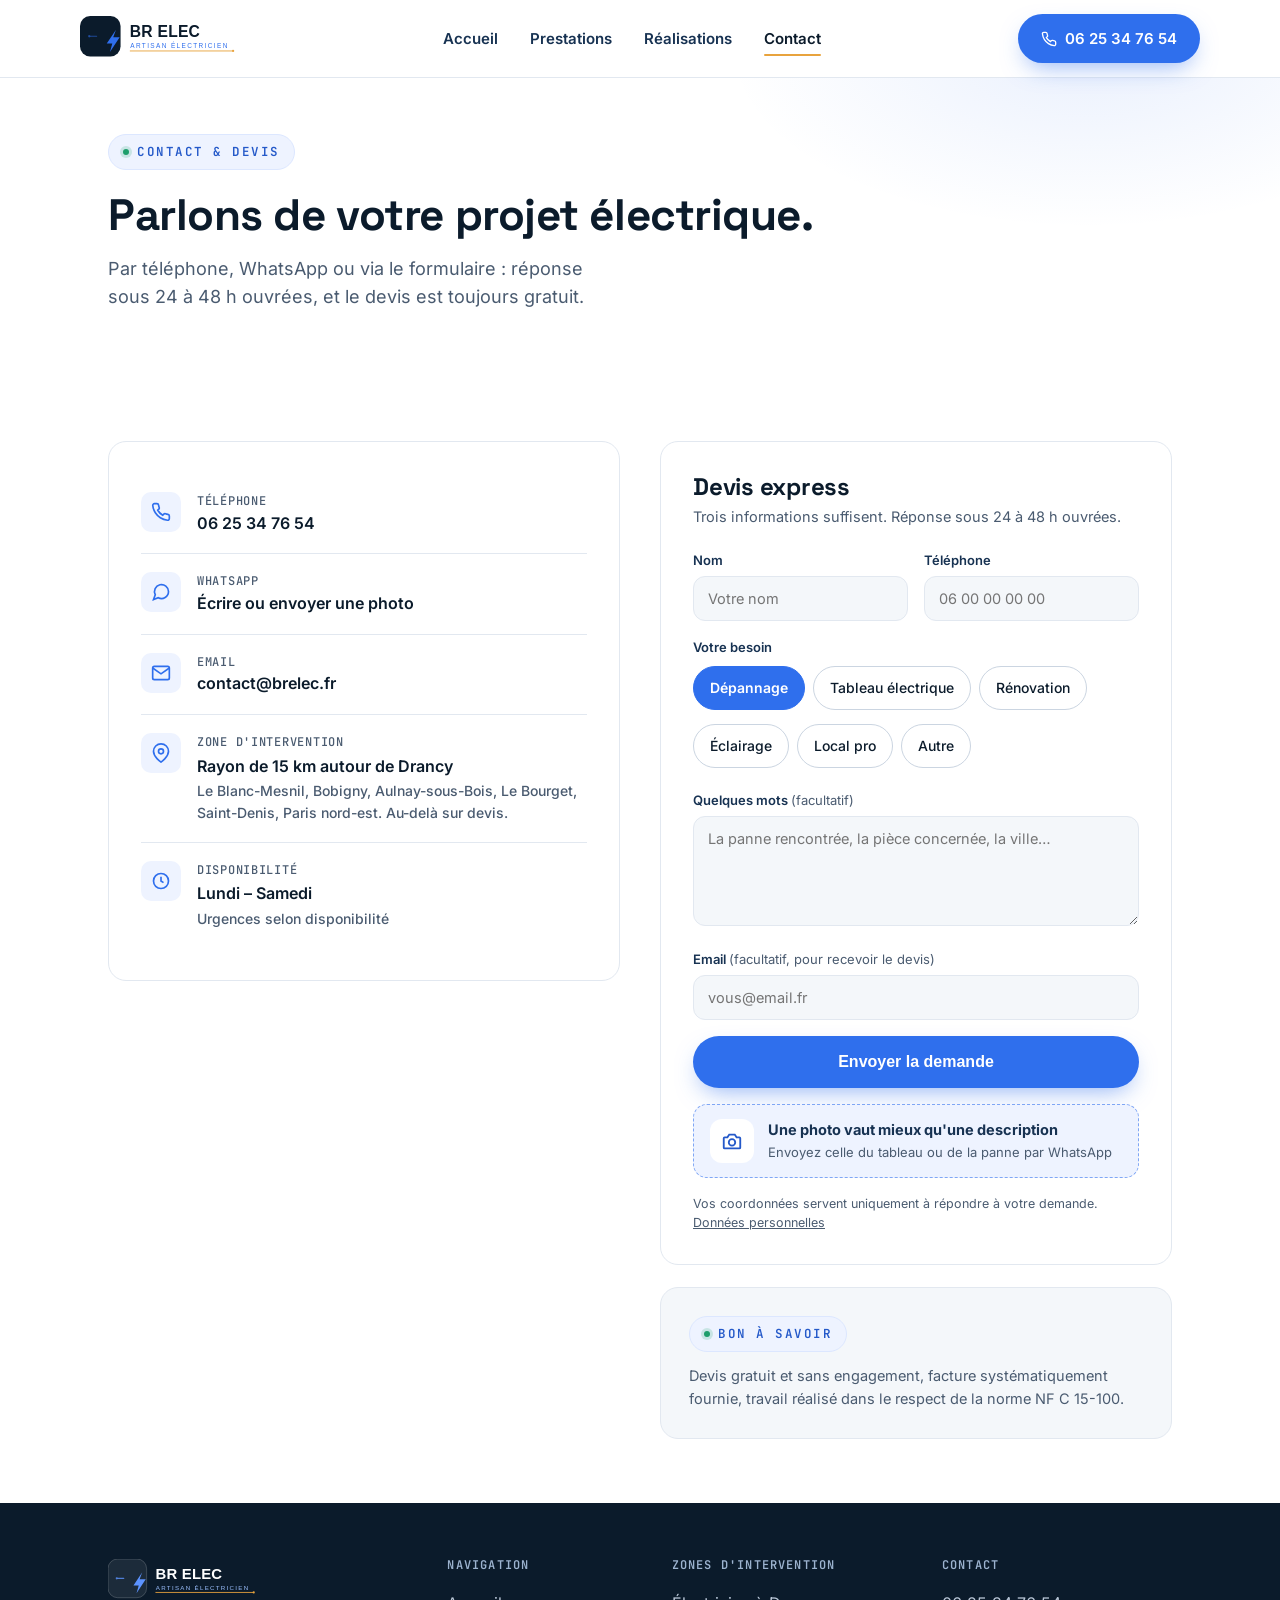
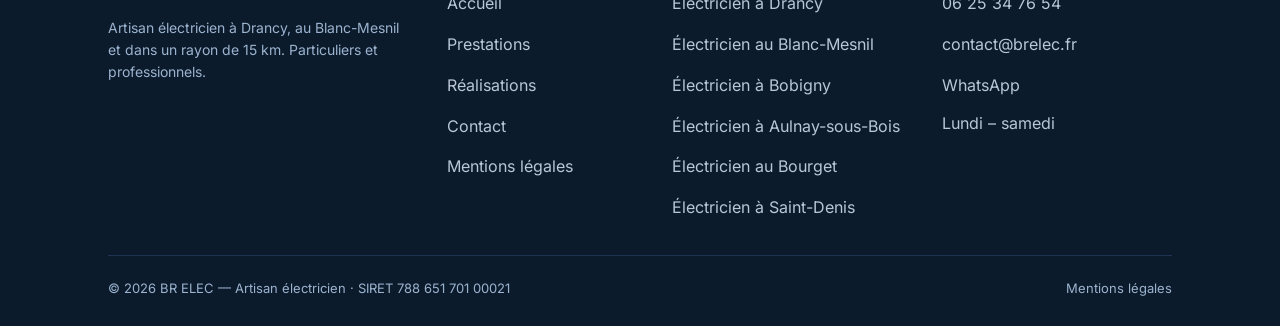
<file: contact.html>
<!doctype html>
<html lang="fr">
<head>
<meta charset="UTF-8">
<meta name="viewport" content="width=device-width, initial-scale=1.0, viewport-fit=cover">
<title>Contact &amp; devis gratuit — BR ELEC, artisan électricien</title>
<meta name="description" content="Contactez BR ELEC, artisan électricien à Drancy : téléphone, WhatsApp, devis gratuit en ligne. Réponse sous 24 à 48 h ouvrées.">
<link rel="canonical" href="https://www.brelec.fr/contact">
<meta name="theme-color" content="#0B1B2B">
<meta property="og:type" content="website">
<meta property="og:site_name" content="BR ELEC">
<meta property="og:locale" content="fr_FR">
<meta property="og:title" content="Contact &amp; devis gratuit — BR ELEC, artisan électricien">
<meta property="og:description" content="Contactez BR ELEC, artisan électricien à Drancy : téléphone, WhatsApp, devis gratuit en ligne. Réponse sous 24 à 48 h ouvrées.">
<meta property="og:url" content="https://www.brelec.fr/contact">
<meta property="og:image" content="https://www.brelec.fr/assets/img/og.jpg">
<meta property="og:image:width" content="1200">
<meta property="og:image:height" content="630">
<meta name="twitter:card" content="summary_large_image">
<link rel="icon" type="image/svg+xml" href="/assets/logo-mark.svg">
<link rel="apple-touch-icon" href="/assets/img/apple-touch-icon.png">
<link rel="preload" as="font" type="font/woff2" href="/assets/fonts/inter-latin-400-normal.woff2" crossorigin>
<link rel="preload" as="font" type="font/woff2" href="/assets/fonts/space-grotesk-latin-700-normal.woff2" crossorigin>
<link rel="stylesheet" href="/assets/style.css?v=4">
<script>document.documentElement.className += ' js';</script>
</head>
<body>
<a class="skip" href="#contenu">Aller au contenu</a>

<header class="site" id="siteHeader">
  <div class="wrap site-nav">
    <a href="/" class="brand"><img src="/assets/logo-full.svg" alt="BR ELEC — Artisan électricien" width="166" height="46"></a>
    <nav class="links" aria-label="Navigation principale"><a href="/">Accueil</a><a href="/services">Prestations</a><a href="/realisations">Réalisations</a><a href="/contact" class="current" aria-current="page">Contact</a></nav>
    <a href="tel:+33625347654" class="btn btn-primary header-call"><svg width="16" height="16" viewBox="0 0 24 24" fill="none" stroke="currentColor" stroke-width="2" aria-hidden="true"><path d="M22 16.92v3a2 2 0 0 1-2.18 2 19.79 19.79 0 0 1-8.63-3.07 19.5 19.5 0 0 1-6-6 19.79 19.79 0 0 1-3.07-8.67A2 2 0 0 1 4.11 2h3a2 2 0 0 1 2 1.72c.127.96.362 1.903.7 2.81a2 2 0 0 1-.45 2.11L8.09 9.91a16 16 0 0 0 6 6l1.27-1.27a2 2 0 0 1 2.11-.45c.907.338 1.85.573 2.81.7A2 2 0 0 1 22 16.92z"/></svg>06 25 34 76 54</a>
    <button class="burger" id="burger" type="button" aria-label="Ouvrir le menu" aria-expanded="false" aria-controls="mnav">
      <svg viewBox="0 0 24 24" fill="none" stroke="currentColor" stroke-width="2" stroke-linecap="round" aria-hidden="true"><path d="M4 7h16M4 12h16M4 17h16"/></svg>
    </button>
  </div>
</header>

<div class="mnav" id="mnav" hidden>
  <div class="mnav-top">
    <img src="/assets/logo-full-white.svg" alt="BR ELEC" width="166" height="46">
    <button class="mnav-close" id="mnavClose" type="button" aria-label="Fermer le menu">
      <svg viewBox="0 0 24 24" fill="none" stroke="currentColor" stroke-width="2" stroke-linecap="round" aria-hidden="true"><path d="M6 6l12 12M18 6L6 18"/></svg>
    </button>
  </div>
  <nav class="mnav-links" aria-label="Menu"><a href="/">Accueil</a><a href="/services">Prestations</a><a href="/realisations">Réalisations</a><a href="/contact" class="current" aria-current="page">Contact &amp; devis</a></nav>
  <div class="mnav-foot">
    <div class="mono">Lundi – samedi · urgences selon disponibilité</div>
    <a class="mnav-call" href="tel:+33625347654"><svg viewBox="0 0 24 24" fill="none" stroke="currentColor" stroke-width="2" aria-hidden="true"><path d="M22 16.92v3a2 2 0 0 1-2.18 2 19.79 19.79 0 0 1-8.63-3.07 19.5 19.5 0 0 1-6-6 19.79 19.79 0 0 1-3.07-8.67A2 2 0 0 1 4.11 2h3a2 2 0 0 1 2 1.72c.127.96.362 1.903.7 2.81a2 2 0 0 1-.45 2.11L8.09 9.91a16 16 0 0 0 6 6l1.27-1.27a2 2 0 0 1 2.11-.45c.907.338 1.85.573 2.81.7A2 2 0 0 1 22 16.92z"/></svg>06 25 34 76 54</a>
    <p>Drancy · Le Blanc-Mesnil · 15 km autour</p>
  </div>
</div>

<main id="contenu">

<section class="hero" style="padding:56px 0 48px;">
  <div class="wrap">
    <div class="eyebrow"><span class="dot"></span>Contact &amp; devis</div>
    <h1 style="font-size:clamp(30px,4vw,44px); max-width:760px;">Parlons de votre projet électrique.</h1>
    <p class="lead" style="margin-top:16px;">Par téléphone, WhatsApp ou via le formulaire : réponse sous 24 à 48 h ouvrées, et le devis est toujours gratuit.</p>
  </div>
</section>

<section class="tight">
  <div class="wrap contact-grid">

    <div>
      <div class="contact-card">
        <div class="contact-row"><div class="icon-badge"><svg viewBox="0 0 24 24" fill="none" stroke="currentColor" stroke-width="2" aria-hidden="true"><path d="M22 16.92v3a2 2 0 0 1-2.18 2 19.79 19.79 0 0 1-8.63-3.07 19.5 19.5 0 0 1-6-6 19.79 19.79 0 0 1-3.07-8.67A2 2 0 0 1 4.11 2h3a2 2 0 0 1 2 1.72c.127.96.362 1.903.7 2.81a2 2 0 0 1-.45 2.11L8.09 9.91a16 16 0 0 0 6 6l1.27-1.27a2 2 0 0 1 2.11-.45c.907.338 1.85.573 2.81.7A2 2 0 0 1 22 16.92z"/></svg></div>
          <div><div class="label">Téléphone</div><a class="value" href="tel:+33625347654">06 25 34 76 54</a></div>
        </div>
        <div class="contact-row"><div class="icon-badge"><svg viewBox="0 0 24 24" fill="none" stroke="currentColor" stroke-width="2" aria-hidden="true"><path d="M21 11.5a8.4 8.4 0 0 1-12.3 7.4L3 21l2.1-5.7A8.4 8.4 0 1 1 21 11.5z"/></svg></div>
          <div><div class="label">WhatsApp</div><a class="value" href="https://wa.me/33625347654?text=Bonjour%2C%20je%20souhaite%20un%20devis%20pour%20%3A%20" rel="noopener">Écrire ou envoyer une photo</a></div>
        </div>
        <div class="contact-row"><div class="icon-badge"><svg viewBox="0 0 24 24" fill="none" stroke="currentColor" stroke-width="2" aria-hidden="true"><path d="M22 6l-10 7L2 6"/><rect x="2" y="4" width="20" height="16" rx="2"/></svg></div>
          <div><div class="label">Email</div><a class="value" href="mailto:contact@brelec.fr">contact@brelec.fr</a></div>
        </div>
        <div class="contact-row"><div class="icon-badge"><svg viewBox="0 0 24 24" fill="none" stroke="currentColor" stroke-width="2" aria-hidden="true"><path d="M21 10c0 7-9 13-9 13s-9-6-9-13a9 9 0 0 1 18 0z"/><circle cx="12" cy="10" r="3"/></svg></div>
          <div><div class="label">Zone d'intervention</div><div class="value">Rayon de 15 km autour de Drancy</div>
          <div class="value small">Le Blanc-Mesnil, Bobigny, Aulnay-sous-Bois, Le Bourget, Saint-Denis, Paris nord-est. Au-delà sur devis.</div></div>
        </div>
        <div class="contact-row"><div class="icon-badge"><svg viewBox="0 0 24 24" fill="none" stroke="currentColor" stroke-width="2" aria-hidden="true"><circle cx="12" cy="12" r="9"/><path d="M12 7v5l3 2"/></svg></div>
          <div><div class="label">Disponibilité</div><div class="value">Lundi – Samedi</div><div class="value small">Urgences selon disponibilité</div></div>
        </div>
      </div>
    </div>

    <div>
      <div class="contact-card" id="devis">
        <h2 style="font-size:24px; margin-bottom:6px;">Devis express</h2>
        <p style="color:#4A5B70; font-size:14.5px; margin:0 0 22px;">Trois informations suffisent. Réponse sous 24 à 48 h ouvrées.</p>

        <noscript><p style="color:#4A5B70; font-size:14.5px;">Le formulaire nécessite JavaScript. Appelez le 06 25 34 76 54 ou écrivez à contact@brelec.fr.</p></noscript>
        <form class="quote" id="quote-form" action="#devis" method="get" data-key="0f205da4-0398-425a-a6b6-85dfdb52ff83">
          <div class="field-row">
            <div>
              <label for="nom">Nom</label>
              <input type="text" id="nom" name="nom" required autocomplete="name" placeholder="Votre nom">
            </div>
            <div>
              <label for="tel">Téléphone</label>
              <input type="tel" id="tel" name="tel" required autocomplete="tel" inputmode="tel" pattern="[0-9+. \-]{9,20}" title="Numéro de téléphone, par exemple 06 12 34 56 78" placeholder="06 00 00 00 00">
            </div>
          </div>
          <fieldset class="chips">
            <legend>Votre besoin</legend>
            <label><input type="radio" name="besoin" value="Dépannage" checked><span>Dépannage</span></label>
            <label><input type="radio" name="besoin" value="Tableau électrique"><span>Tableau électrique</span></label>
            <label><input type="radio" name="besoin" value="Rénovation"><span>Rénovation</span></label>
            <label><input type="radio" name="besoin" value="Éclairage"><span>Éclairage</span></label>
            <label><input type="radio" name="besoin" value="Local professionnel"><span>Local pro</span></label>
            <label><input type="radio" name="besoin" value="Autre"><span>Autre</span></label>
          </fieldset>
          <div>
            <label for="message">Quelques mots <span class="opt">(facultatif)</span></label>
            <textarea id="message" name="message" placeholder="La panne rencontrée, la pièce concernée, la ville…"></textarea>
          </div>
          <div>
            <label for="email">Email <span class="opt">(facultatif, pour recevoir le devis)</span></label>
            <input type="email" id="email" name="email" autocomplete="email" placeholder="vous@email.fr">
          </div>
          <label class="hp" aria-hidden="true">Ne pas cocher <input type="checkbox" name="botcheck" tabindex="-1" autocomplete="off"></label>
          <button type="submit" class="btn btn-primary">Envoyer la demande</button>
          <a class="wa-photo" href="https://wa.me/33625347654?text=Bonjour%2C%20voici%20une%20photo%20de%20mon%20installation%20pour%20un%20devis%20%3A%20" rel="noopener">
            <span class="ico"><svg viewBox="0 0 24 24" fill="none" stroke="currentColor" stroke-width="2" aria-hidden="true"><path d="M4 8h3l2-3h6l2 3h3a1 1 0 0 1 1 1v10a1 1 0 0 1-1 1H4a1 1 0 0 1-1-1V9a1 1 0 0 1 1-1z"/><circle cx="12" cy="13.5" r="3.5"/></svg></span>
            <span><b>Une photo vaut mieux qu'une description</b><small>Envoyez celle du tableau ou de la panne par WhatsApp</small></span>
          </a>
          <p class="form-legal">Vos coordonnées servent uniquement à répondre à votre demande. <a href="/mentions-legales" style="text-decoration:underline;">Données personnelles</a></p>
        </form>

        <div class="form-done" id="form-ok" hidden role="status">
          <div class="check"><svg viewBox="0 0 24 24" fill="none" stroke="#fff" stroke-width="2.5" stroke-linecap="round" aria-hidden="true"><path d="M20 6L9 17l-5-5"/></svg></div>
          <h3>Demande bien reçue, <span data-fill="nom"></span>.</h3>
          <p>Badiss vous rappelle au <span data-fill="tel"></span> sous 24 à 48 h ouvrées avec une première estimation.</p>
          <ol>
            <li><i>01</i>Votre message arrive directement chez l'artisan.</li>
            <li><i>02</i>Rappel pour préciser le besoin, puis devis gratuit et sans engagement.</li>
            <li><i>03</i>Intervention planifiée, facture fournie systématiquement.</li>
          </ol>
          <p>C'est urgent ? N'attendez pas le rappel :</p>
          <div class="row">
            <a class="btn btn-primary" href="tel:+33625347654">06 25 34 76 54</a>
            <a class="btn btn-line" href="https://wa.me/33625347654?text=Bonjour%2C%20voici%20une%20photo%20de%20mon%20installation%20pour%20un%20devis%20%3A%20" rel="noopener">Envoyer une photo</a>
          </div>
        </div>

        <div class="form-done" id="form-fallback" hidden role="status">
          <div class="check warn"><svg viewBox="0 0 24 24" fill="none" stroke="#0B1B2B" stroke-width="2.5" stroke-linecap="round" aria-hidden="true"><path d="M22 6l-10 7L2 6"/><rect x="2" y="4" width="20" height="16" rx="2"/></svg></div>
          <h3>Dernière étape, <span data-fill="nom"></span>.</h3>
          <p>Votre messagerie vient de s'ouvrir avec la demande déjà rédigée : il reste à appuyer sur « Envoyer ».</p>
          <p>Rien ne s'est ouvert ? Contactez directement l'artisan, c'est aussi rapide :</p>
          <div class="row">
            <a class="btn btn-primary" href="tel:+33625347654">06 25 34 76 54</a>
            <a class="btn btn-line" href="https://wa.me/33625347654?text=Bonjour%2C%20je%20souhaite%20un%20devis%20pour%20%3A%20" rel="noopener">WhatsApp</a>
          </div>
          <button type="button" class="btn btn-line" data-form-reset style="justify-content:center;">Modifier ma demande</button>
        </div>
      </div>

      <div class="zone-box" style="margin-top:22px;">
        <div class="eyebrow" style="margin-bottom:12px;"><span class="dot"></span>Bon à savoir</div>
        <p style="margin:0; color:#4A5B70; font-size:14.5px; line-height:1.6;">Devis gratuit et sans engagement, facture systématiquement fournie, travail réalisé dans le respect de la norme NF C 15-100.</p>
      </div>
    </div>

  </div>
</section>

</main>

<footer class="site">
  <div class="wrap">
    <div class="footer-grid">
      <div>
        <img class="brand-foot" src="/assets/logo-full-white.svg" alt="BR ELEC" width="158" height="44">
        <p class="tagline">Artisan électricien à Drancy, au Blanc-Mesnil et dans un rayon de 15 km. Particuliers et professionnels.</p>
      </div>
      <div>
        <h2 class="foot-h">Navigation</h2>
        <ul><li><a href="/">Accueil</a></li><li><a href="/services">Prestations</a></li><li><a href="/realisations">Réalisations</a></li><li><a href="/contact">Contact</a></li><li><a href="/mentions-legales">Mentions légales</a></li></ul>
      </div>
      <div>
        <h2 class="foot-h">Zones d'intervention</h2>
        <ul><li><a href="/electricien-drancy">Électricien à Drancy</a></li><li><a href="/electricien-le-blanc-mesnil">Électricien au Blanc-Mesnil</a></li><li><a href="/electricien-bobigny">Électricien à Bobigny</a></li><li><a href="/electricien-aulnay-sous-bois">Électricien à Aulnay-sous-Bois</a></li><li><a href="/electricien-le-bourget">Électricien au Bourget</a></li><li><a href="/electricien-saint-denis">Électricien à Saint-Denis</a></li></ul>
      </div>
      <div>
        <h2 class="foot-h">Contact</h2>
        <ul>
          <li><a href="tel:+33625347654">06 25 34 76 54</a></li>
          <li><a href="mailto:contact@brelec.fr">contact@brelec.fr</a></li>
          <li><a href="https://wa.me/33625347654?text=Bonjour%2C%20je%20souhaite%20un%20devis%20pour%20%3A%20" rel="noopener">WhatsApp</a></li>
          <li>Lundi – samedi</li>
        </ul>
      </div>
    </div>
    <div class="footer-bottom">
      <span>© 2026 BR ELEC — Artisan électricien · SIRET 788 651 701 00021</span>
      <span><a href="/mentions-legales">Mentions légales</a></span>
    </div>
  </div>
</footer>

<div class="mbar" role="navigation" aria-label="Actions rapides">
  <a class="mbar-call" href="tel:+33625347654"><svg viewBox="0 0 24 24" fill="none" stroke="currentColor" stroke-width="2" aria-hidden="true"><path d="M22 16.92v3a2 2 0 0 1-2.18 2 19.79 19.79 0 0 1-8.63-3.07 19.5 19.5 0 0 1-6-6 19.79 19.79 0 0 1-3.07-8.67A2 2 0 0 1 4.11 2h3a2 2 0 0 1 2 1.72c.127.96.362 1.903.7 2.81a2 2 0 0 1-.45 2.11L8.09 9.91a16 16 0 0 0 6 6l1.27-1.27a2 2 0 0 1 2.11-.45c.907.338 1.85.573 2.81.7A2 2 0 0 1 22 16.92z"/></svg>Appeler</a>
  <a href="https://wa.me/33625347654?text=Bonjour%2C%20je%20souhaite%20un%20devis%20pour%20%3A%20" rel="noopener"><svg viewBox="0 0 24 24" fill="none" stroke="currentColor" stroke-width="2" aria-hidden="true"><path d="M21 11.5a8.4 8.4 0 0 1-12.3 7.4L3 21l2.1-5.7A8.4 8.4 0 1 1 21 11.5z"/></svg>WhatsApp</a>
  <a class="mbar-quote" href="/contact"><svg viewBox="0 0 24 24" fill="none" stroke="currentColor" stroke-width="2" aria-hidden="true"><path d="M14 3H6a2 2 0 0 0-2 2v14a2 2 0 0 0 2 2h12a2 2 0 0 0 2-2V9z"/><path d="M14 3v6h6M8 13h8M8 17h5"/></svg>Devis</a>
</div>

<script src="/assets/site.js?v=4" defer></script>
</body>
</html>
</file>
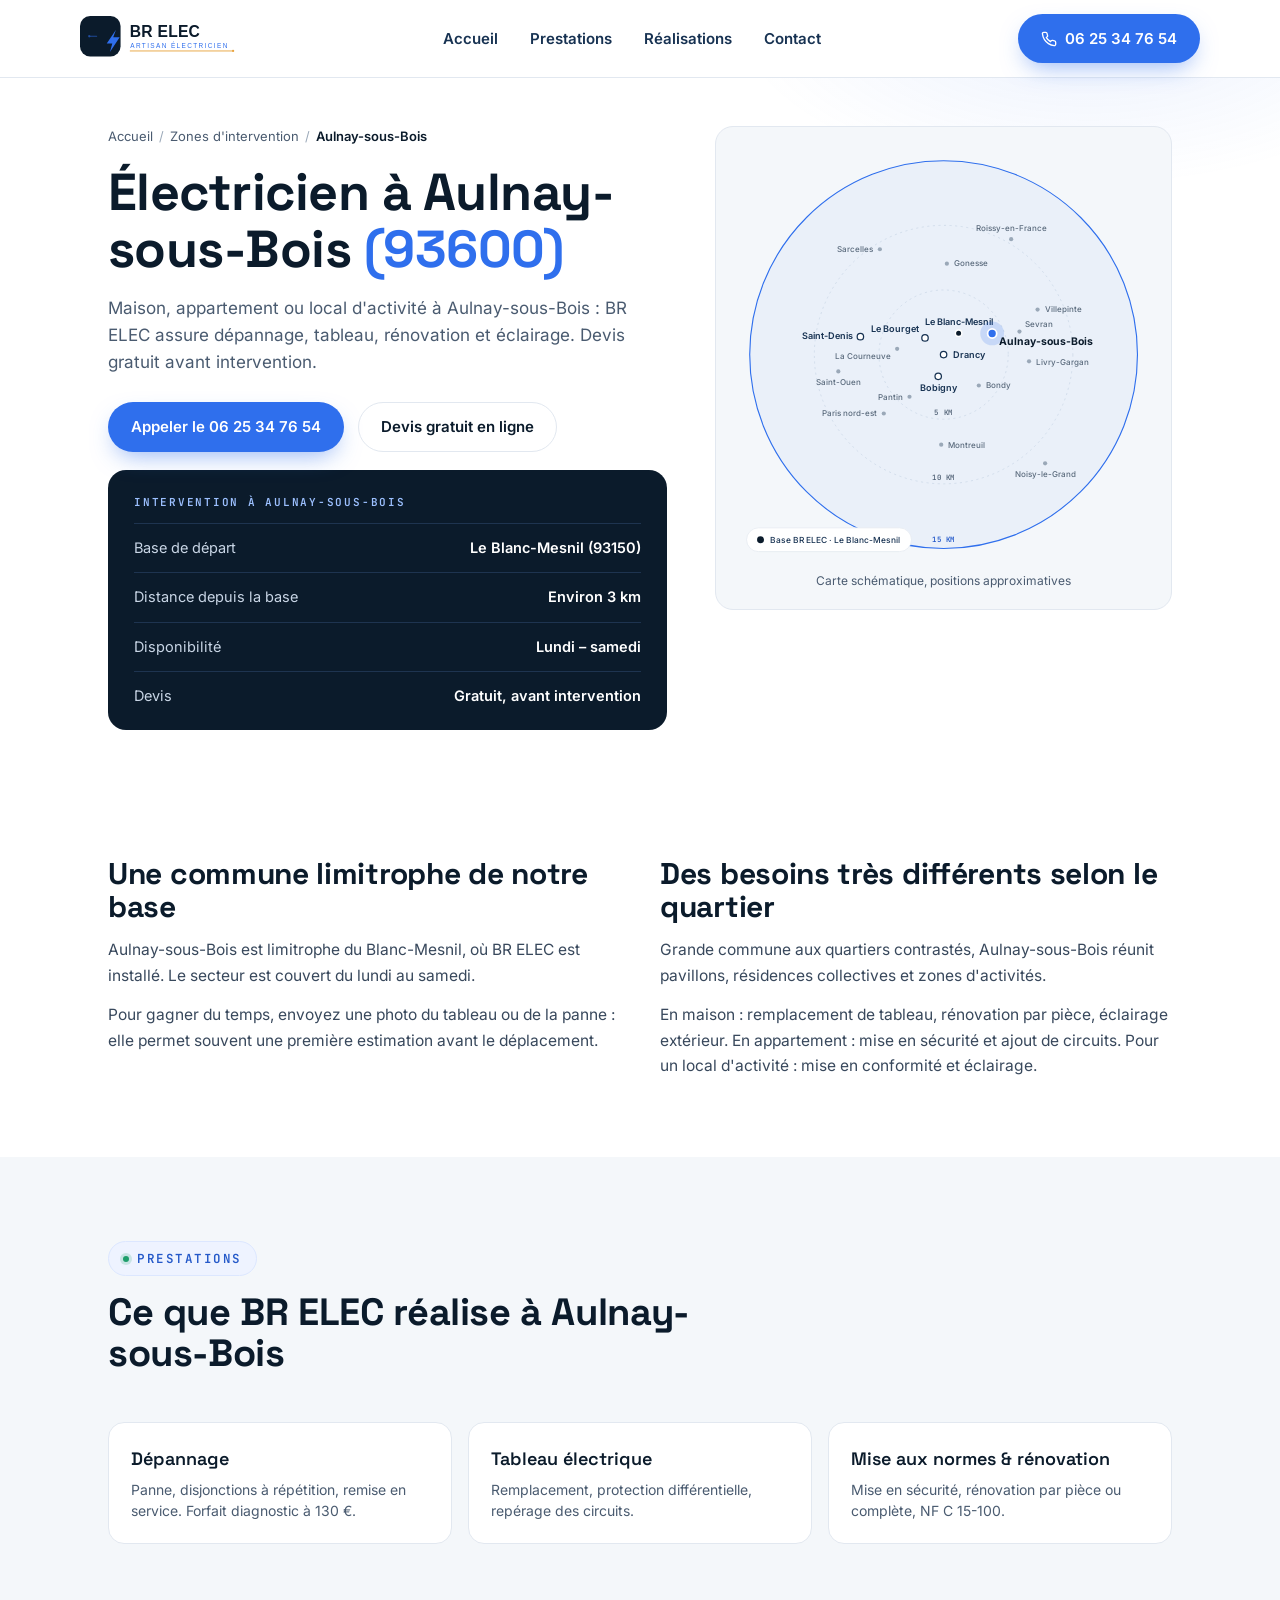
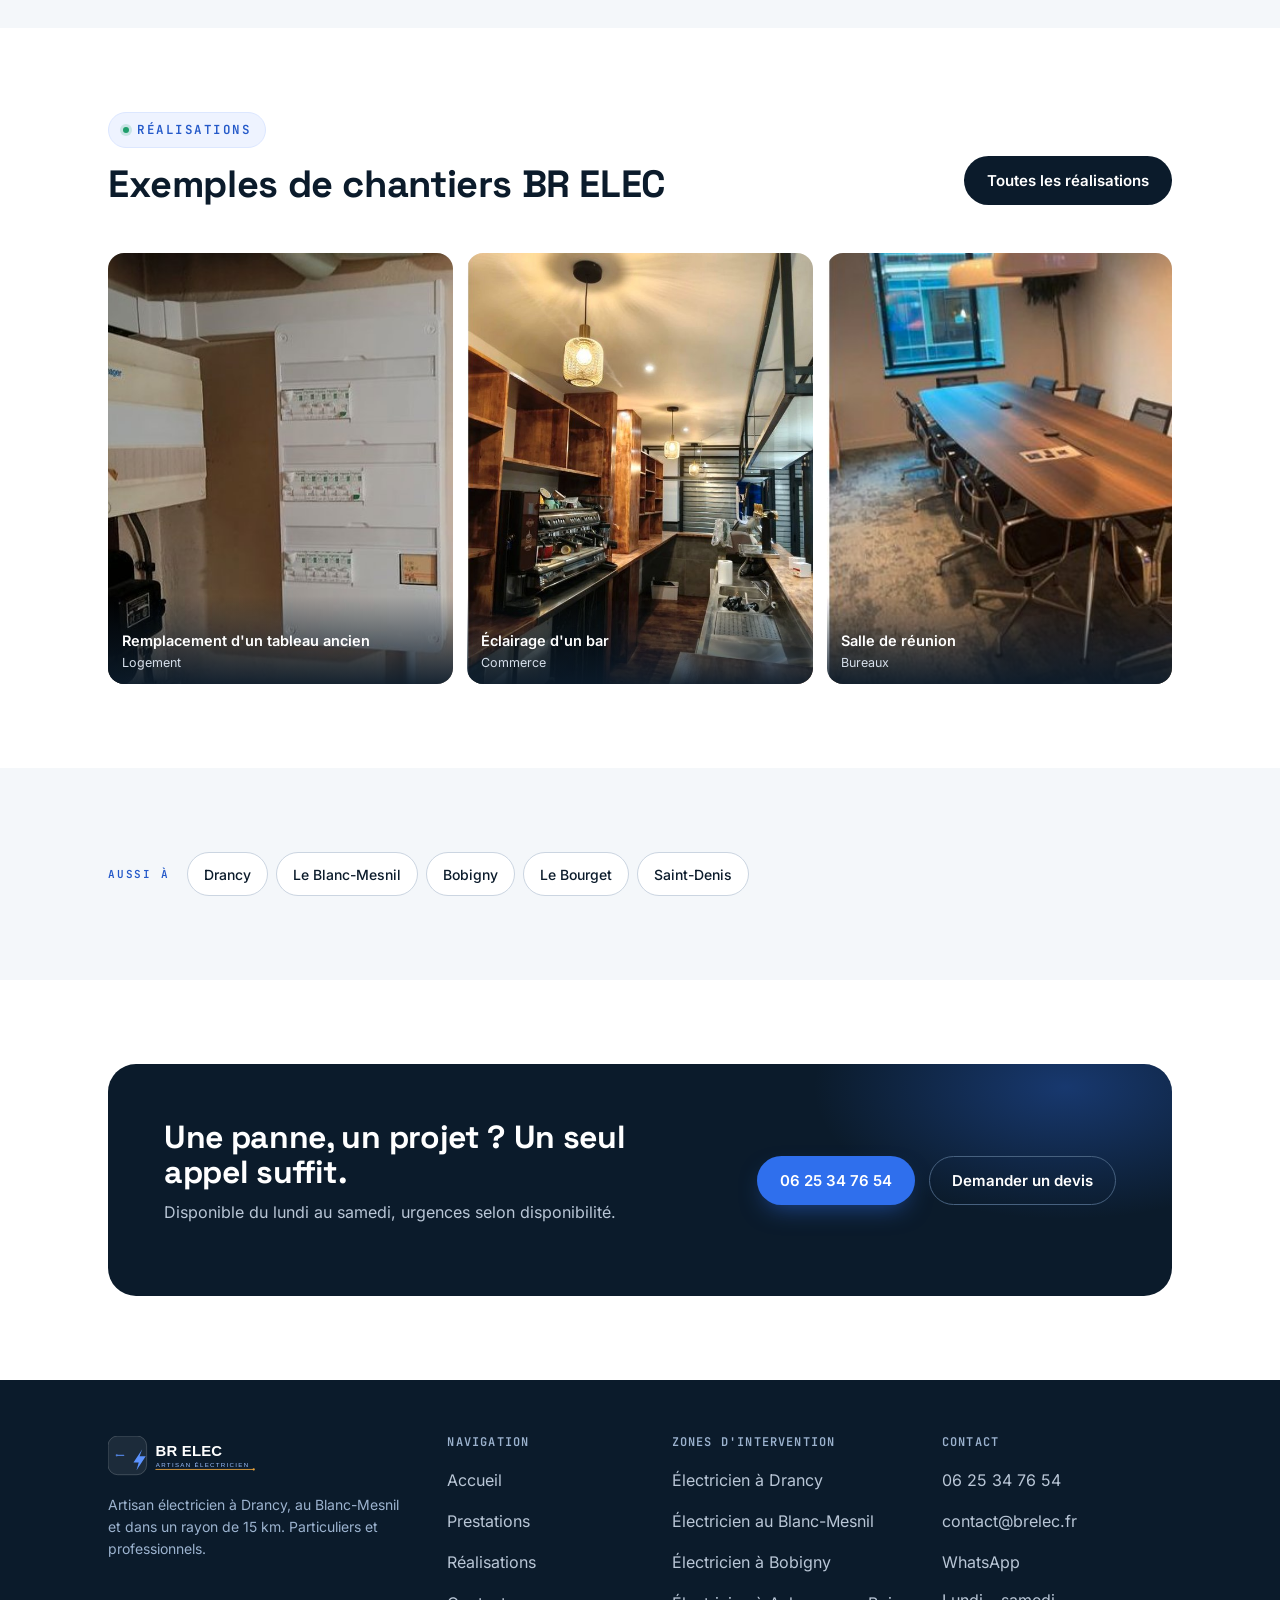
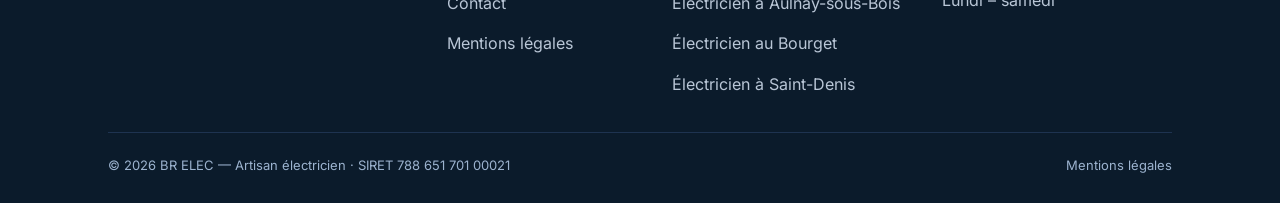
<file: electricien-aulnay-sous-bois.html>
<!doctype html>
<html lang="fr">
<head>
<meta charset="UTF-8">
<meta name="viewport" content="width=device-width, initial-scale=1.0, viewport-fit=cover">
<title>Électricien à Aulnay-sous-Bois (93600) — BR ELEC</title>
<meta name="description" content="Maison, appartement ou local d'activité à Aulnay-sous-Bois : BR ELEC assure dépannage, tableau, rénovation et éclairage. Devis gratuit avant intervention.">
<link rel="canonical" href="https://www.brelec.fr/electricien-aulnay-sous-bois">
<meta name="theme-color" content="#0B1B2B">
<meta property="og:type" content="website">
<meta property="og:site_name" content="BR ELEC">
<meta property="og:locale" content="fr_FR">
<meta property="og:title" content="Électricien à Aulnay-sous-Bois (93600) — BR ELEC">
<meta property="og:description" content="Maison, appartement ou local d'activité à Aulnay-sous-Bois : BR ELEC assure dépannage, tableau, rénovation et éclairage. Devis gratuit avant intervention.">
<meta property="og:url" content="https://www.brelec.fr/electricien-aulnay-sous-bois">
<meta property="og:image" content="https://www.brelec.fr/assets/img/og.jpg">
<meta property="og:image:width" content="1200">
<meta property="og:image:height" content="630">
<meta name="twitter:card" content="summary_large_image">
<link rel="icon" type="image/svg+xml" href="/assets/logo-mark.svg">
<link rel="apple-touch-icon" href="/assets/img/apple-touch-icon.png">
<link rel="preload" as="font" type="font/woff2" href="/assets/fonts/inter-latin-400-normal.woff2" crossorigin>
<link rel="preload" as="font" type="font/woff2" href="/assets/fonts/space-grotesk-latin-700-normal.woff2" crossorigin>
<link rel="stylesheet" href="/assets/style.css?v=4">
<script>document.documentElement.className += ' js';</script>
<script type="application/ld+json">{"@context": "https://schema.org", "@type": "Electrician", "name": "BR ELEC", "url": "https://www.brelec.fr/electricien-aulnay-sous-bois", "telephone": "+33625347654", "image": "https://www.brelec.fr/assets/img/og.jpg", "parentOrganization": {"@id": "https://www.brelec.fr/#entreprise"}, "address": {"@type": "PostalAddress", "streetAddress": "117 avenue Henri Barbusse", "postalCode": "93150", "addressLocality": "Le Blanc-Mesnil", "addressRegion": "Île-de-France", "addressCountry": "FR"}, "areaServed": {"@type": "City", "name": "Aulnay-sous-Bois", "postalCode": "93600"}}</script>
</head>
<body>
<a class="skip" href="#contenu">Aller au contenu</a>

<header class="site" id="siteHeader">
  <div class="wrap site-nav">
    <a href="/" class="brand"><img src="/assets/logo-full.svg" alt="BR ELEC — Artisan électricien" width="166" height="46"></a>
    <nav class="links" aria-label="Navigation principale"><a href="/">Accueil</a><a href="/services">Prestations</a><a href="/realisations">Réalisations</a><a href="/contact">Contact</a></nav>
    <a href="tel:+33625347654" class="btn btn-primary header-call"><svg width="16" height="16" viewBox="0 0 24 24" fill="none" stroke="currentColor" stroke-width="2" aria-hidden="true"><path d="M22 16.92v3a2 2 0 0 1-2.18 2 19.79 19.79 0 0 1-8.63-3.07 19.5 19.5 0 0 1-6-6 19.79 19.79 0 0 1-3.07-8.67A2 2 0 0 1 4.11 2h3a2 2 0 0 1 2 1.72c.127.96.362 1.903.7 2.81a2 2 0 0 1-.45 2.11L8.09 9.91a16 16 0 0 0 6 6l1.27-1.27a2 2 0 0 1 2.11-.45c.907.338 1.85.573 2.81.7A2 2 0 0 1 22 16.92z"/></svg>06 25 34 76 54</a>
    <button class="burger" id="burger" type="button" aria-label="Ouvrir le menu" aria-expanded="false" aria-controls="mnav">
      <svg viewBox="0 0 24 24" fill="none" stroke="currentColor" stroke-width="2" stroke-linecap="round" aria-hidden="true"><path d="M4 7h16M4 12h16M4 17h16"/></svg>
    </button>
  </div>
</header>

<div class="mnav" id="mnav" hidden>
  <div class="mnav-top">
    <img src="/assets/logo-full-white.svg" alt="BR ELEC" width="166" height="46">
    <button class="mnav-close" id="mnavClose" type="button" aria-label="Fermer le menu">
      <svg viewBox="0 0 24 24" fill="none" stroke="currentColor" stroke-width="2" stroke-linecap="round" aria-hidden="true"><path d="M6 6l12 12M18 6L6 18"/></svg>
    </button>
  </div>
  <nav class="mnav-links" aria-label="Menu"><a href="/">Accueil</a><a href="/services">Prestations</a><a href="/realisations">Réalisations</a><a href="/contact">Contact &amp; devis</a></nav>
  <div class="mnav-foot">
    <div class="mono">Lundi – samedi · urgences selon disponibilité</div>
    <a class="mnav-call" href="tel:+33625347654"><svg viewBox="0 0 24 24" fill="none" stroke="currentColor" stroke-width="2" aria-hidden="true"><path d="M22 16.92v3a2 2 0 0 1-2.18 2 19.79 19.79 0 0 1-8.63-3.07 19.5 19.5 0 0 1-6-6 19.79 19.79 0 0 1-3.07-8.67A2 2 0 0 1 4.11 2h3a2 2 0 0 1 2 1.72c.127.96.362 1.903.7 2.81a2 2 0 0 1-.45 2.11L8.09 9.91a16 16 0 0 0 6 6l1.27-1.27a2 2 0 0 1 2.11-.45c.907.338 1.85.573 2.81.7A2 2 0 0 1 22 16.92z"/></svg>06 25 34 76 54</a>
    <p>Drancy · Le Blanc-Mesnil · 15 km autour</p>
  </div>
</div>

<main id="contenu">

<section class="city-hero">
  <div class="wrap city-grid">
    <div>
      <div class="crumbs"><a href="/">Accueil</a><i>/</i><a href="/services">Zones d'intervention</a><i>/</i><b>Aulnay-sous-Bois</b></div>
      <h1>Électricien à Aulnay-sous-Bois <span>(93600)</span></h1>
      <p class="lead">Maison, appartement ou local d'activité à Aulnay-sous-Bois : BR ELEC assure dépannage, tableau, rénovation et éclairage. Devis gratuit avant intervention.</p>
      <div class="hero-cta">
        <a class="btn btn-primary" href="tel:+33625347654">Appeler le 06 25 34 76 54</a>
        <a class="btn btn-ghost" href="/contact">Devis gratuit en ligne</a>
      </div>
      <div class="info-card">
        <div class="mono">Intervention à Aulnay-sous-Bois</div>
        <dl>
          <div><dt>Base de départ</dt><dd>Le Blanc-Mesnil (93150)</dd></div>
          <div><dt>Distance depuis la base</dt><dd>Environ 3 km</dd></div>
          <div><dt>Disponibilité</dt><dd>Lundi – samedi</dd></div>
          <div><dt>Devis</dt><dd>Gratuit, avant intervention</dd></div>
        </dl>
      </div>
    </div>
    <figure class="map-card" style="margin:0;">
      <svg class="zone-map" viewBox="0 0 600 600" role="group" aria-label="Carte schématique de la zone d'intervention : 15 km autour de Drancy"><circle class="ring main" cx="300.0" cy="300.0" r="277.5"/><circle class="ring" cx="300.0" cy="300.0" r="92.5"/><text class="ring-label" x="300.0" y="386.5" text-anchor="middle">5 KM</text><circle class="ring" cx="300.0" cy="300.0" r="185.0"/><text class="ring-label" x="300.0" y="479.0" text-anchor="middle">10 KM</text><text class="ring-label main" x="300.0" y="568.5" text-anchor="middle">15 KM</text><g class="city minor"><circle class="dot" cx="233.5" cy="291.8" r="3"/><text x="224.5" y="306.8" text-anchor="end">La Courneuve</text></g><g class="city minor"><circle class="dot" cx="350.4" cy="344.2" r="3"/><text x="360.4" y="348.2" text-anchor="start">Bondy</text></g><g class="city minor"><circle class="dot" cx="251.2" cy="360.3" r="3"/><text x="241.2" y="364.3" text-anchor="end">Pantin</text></g><g class="city minor"><circle class="dot" cx="408.6" cy="267.1" r="3"/><text x="416.6" y="261.1" text-anchor="start">Sevran</text></g><g class="city minor"><circle class="dot" cx="214.4" cy="384.3" r="3"/><text x="204.4" y="388.3" text-anchor="end">Paris nord-est</text></g><g class="city minor"><circle class="dot" cx="422.3" cy="309.7" r="3"/><text x="432.3" y="314.7" text-anchor="start">Livry-Gargan</text></g><g class="city minor"><circle class="dot" cx="434.5" cy="235.6" r="3"/><text x="444.5" y="239.6" text-anchor="start">Villepinte</text></g><g class="city minor"><circle class="dot" cx="304.7" cy="169.8" r="3"/><text x="314.7" y="173.8" text-anchor="start">Gonesse</text></g><g class="city minor"><circle class="dot" cx="208.8" cy="149.2" r="3"/><text x="198.8" y="153.2" text-anchor="end">Sarcelles</text></g><g class="city minor"><circle class="dot" cx="396.7" cy="134.8" r="3"/><text x="396.7" y="123.8" text-anchor="middle">Roissy-en-France</text></g><g class="city minor"><circle class="dot" cx="296.6" cy="429.0" r="3"/><text x="306.6" y="433.0" text-anchor="start">Montreuil</text></g><g class="city minor"><circle class="dot" cx="445.3" cy="455.7" r="3"/><text x="445.3" y="474.7" text-anchor="middle">Noisy-le-Grand</text></g><g class="city minor"><circle class="dot" cx="149.3" cy="324.1" r="3"/><text x="149.3" y="343.1" text-anchor="middle">Saint-Ouen</text></g><a href="/electricien-drancy"><g class="city"><circle class="dot" cx="300.0" cy="300.0" r="4.6"/><text x="313.0" y="305.0" text-anchor="start">Drancy</text></g></a><a href="/electricien-le-blanc-mesnil"><g class="city base"><circle class="dot" cx="321.5" cy="269.3" r="4.6"/><text x="321.5" y="257.3" text-anchor="middle">Le Blanc-Mesnil</text></g></a><a href="/electricien-bobigny"><g class="city"><circle class="dot" cx="292.3" cy="331.1" r="4.6"/><text x="292.3" y="352.1" text-anchor="middle">Bobigny</text></g></a><g class="city on"><circle class="halo" cx="369.5" cy="269.8" r="17"/><circle class="dot" cx="369.5" cy="269.8" r="6.5"/><text x="379.5" y="286.8" text-anchor="start">Aulnay-sous-Bois</text></g><a href="/electricien-le-bourget"><g class="city"><circle class="dot" cx="273.4" cy="276.1" r="4.6"/><text x="265.4" y="268.1" text-anchor="end">Le Bourget</text></g></a><a href="/electricien-saint-denis"><g class="city"><circle class="dot" cx="180.9" cy="274.3" r="4.6"/><text x="170.9" y="278.3" text-anchor="end">Saint-Denis</text></g></a><g class="legend"><rect x="18" y="548" width="236" height="34" rx="17"/><circle class="lg-base" cx="38" cy="565" r="5"/><text x="52" y="569">Base BR ELEC · Le Blanc-Mesnil</text></g></svg>
      <figcaption>Carte schématique, positions approximatives</figcaption>
    </figure>
  </div>
</section>

<section class="tight">
  <div class="wrap prose-cols">
    <div class="reveal"><h2>Une commune limitrophe de notre base</h2><p>Aulnay-sous-Bois est limitrophe du Blanc-Mesnil, où BR ELEC est installé. Le secteur est couvert du lundi au samedi.</p><p>Pour gagner du temps, envoyez une photo du tableau ou de la panne : elle permet souvent une première estimation avant le déplacement.</p></div>
    <div class="reveal"><h2>Des besoins très différents selon le quartier</h2><p>Grande commune aux quartiers contrastés, Aulnay-sous-Bois réunit pavillons, résidences collectives et zones d'activités.</p><p>En maison : remplacement de tableau, rénovation par pièce, éclairage extérieur. En appartement : mise en sécurité et ajout de circuits. Pour un local d'activité : mise en conformité et éclairage.</p></div>
  </div>
</section>

<section class="on-mist">
  <div class="wrap">
    <div class="section-head reveal">
      <div class="eyebrow"><span class="dot"></span>Prestations</div>
      <h2>Ce que BR ELEC réalise à Aulnay-sous-Bois</h2>
    </div>
    <div class="link-cards">
      <a class="reveal" href="/services"><b>Dépannage</b><span>Panne, disjonctions à répétition, remise en service. Forfait diagnostic à 130 €.</span></a>
      <a class="reveal" href="/services"><b>Tableau électrique</b><span>Remplacement, protection différentielle, repérage des circuits.</span></a>
      <a class="reveal" href="/services"><b>Mise aux normes &amp; rénovation</b><span>Mise en sécurité, rénovation par pièce ou complète, NF C 15-100.</span></a>
    </div>
  </div>
</section>

<section>
  <div class="wrap">
    <div class="section-head split reveal">
      <div>
        <div class="eyebrow"><span class="dot"></span>Réalisations</div>
        <h2>Exemples de chantiers BR ELEC</h2>
      </div>
      <a href="/realisations" class="btn btn-dark">Toutes les réalisations</a>
    </div>
    <div class="work-grid works-all"><figure class="work-card reveal"><img src="/assets/photos/tableau-electrique-03.jpg" alt="Tableau neuf posé à côté de l'ancien tableau" width="452" height="513" loading="lazy" decoding="async"><figcaption><b>Remplacement d'un tableau ancien</b><span>Logement</span></figcaption></figure><figure class="work-card reveal"><img src="/assets/photos/chantier-bar-eclairage.jpg" alt="Suspensions et spots au-dessus du comptoir d'un bar" width="607" height="753" loading="lazy" decoding="async"><figcaption><b>Éclairage d'un bar</b><span>Commerce</span></figcaption></figure><figure class="work-card reveal"><img src="/assets/photos/chantier-plafonniers-salle.jpg" alt="Plafonniers et suspensions dans une salle de réunion" width="310" height="599" loading="lazy" decoding="async"><figcaption><b>Salle de réunion</b><span>Bureaux</span></figcaption></figure></div>
  </div>
</section>

<section class="on-mist">
  <div class="wrap">
    <div class="also reveal">
      <span class="mono">Aussi à</span>
      <div class="city-links"><a href="/electricien-drancy">Drancy</a><a href="/electricien-le-blanc-mesnil">Le Blanc-Mesnil</a><a href="/electricien-bobigny">Bobigny</a><a href="/electricien-le-bourget">Le Bourget</a><a href="/electricien-saint-denis">Saint-Denis</a></div>
    </div>
  </div>
</section>

<section>
  <div class="wrap">
    <div class="cta-band reveal">
      <div class="inner">
        <div>
          <h2>Une panne, un projet ? Un seul appel suffit.</h2>
          <p>Disponible du lundi au samedi, urgences selon disponibilité.</p>
        </div>
        <div class="actions">
          <a href="tel:+33625347654" class="btn btn-primary">06 25 34 76 54</a>
          <a href="/contact" class="btn btn-ghost" style="border-color:#47617F;color:white;">Demander un devis</a>
        </div>
      </div>
    </div>
  </div>
</section>

</main>

<footer class="site">
  <div class="wrap">
    <div class="footer-grid">
      <div>
        <img class="brand-foot" src="/assets/logo-full-white.svg" alt="BR ELEC" width="158" height="44">
        <p class="tagline">Artisan électricien à Drancy, au Blanc-Mesnil et dans un rayon de 15 km. Particuliers et professionnels.</p>
      </div>
      <div>
        <h2 class="foot-h">Navigation</h2>
        <ul><li><a href="/">Accueil</a></li><li><a href="/services">Prestations</a></li><li><a href="/realisations">Réalisations</a></li><li><a href="/contact">Contact</a></li><li><a href="/mentions-legales">Mentions légales</a></li></ul>
      </div>
      <div>
        <h2 class="foot-h">Zones d'intervention</h2>
        <ul><li><a href="/electricien-drancy">Électricien à Drancy</a></li><li><a href="/electricien-le-blanc-mesnil">Électricien au Blanc-Mesnil</a></li><li><a href="/electricien-bobigny">Électricien à Bobigny</a></li><li><a href="/electricien-aulnay-sous-bois">Électricien à Aulnay-sous-Bois</a></li><li><a href="/electricien-le-bourget">Électricien au Bourget</a></li><li><a href="/electricien-saint-denis">Électricien à Saint-Denis</a></li></ul>
      </div>
      <div>
        <h2 class="foot-h">Contact</h2>
        <ul>
          <li><a href="tel:+33625347654">06 25 34 76 54</a></li>
          <li><a href="mailto:contact@brelec.fr">contact@brelec.fr</a></li>
          <li><a href="https://wa.me/33625347654?text=Bonjour%2C%20je%20souhaite%20un%20devis%20pour%20%3A%20" rel="noopener">WhatsApp</a></li>
          <li>Lundi – samedi</li>
        </ul>
      </div>
    </div>
    <div class="footer-bottom">
      <span>© 2026 BR ELEC — Artisan électricien · SIRET 788 651 701 00021</span>
      <span><a href="/mentions-legales">Mentions légales</a></span>
    </div>
  </div>
</footer>

<div class="mbar" role="navigation" aria-label="Actions rapides">
  <a class="mbar-call" href="tel:+33625347654"><svg viewBox="0 0 24 24" fill="none" stroke="currentColor" stroke-width="2" aria-hidden="true"><path d="M22 16.92v3a2 2 0 0 1-2.18 2 19.79 19.79 0 0 1-8.63-3.07 19.5 19.5 0 0 1-6-6 19.79 19.79 0 0 1-3.07-8.67A2 2 0 0 1 4.11 2h3a2 2 0 0 1 2 1.72c.127.96.362 1.903.7 2.81a2 2 0 0 1-.45 2.11L8.09 9.91a16 16 0 0 0 6 6l1.27-1.27a2 2 0 0 1 2.11-.45c.907.338 1.85.573 2.81.7A2 2 0 0 1 22 16.92z"/></svg>Appeler</a>
  <a href="https://wa.me/33625347654?text=Bonjour%2C%20je%20souhaite%20un%20devis%20pour%20%3A%20" rel="noopener"><svg viewBox="0 0 24 24" fill="none" stroke="currentColor" stroke-width="2" aria-hidden="true"><path d="M21 11.5a8.4 8.4 0 0 1-12.3 7.4L3 21l2.1-5.7A8.4 8.4 0 1 1 21 11.5z"/></svg>WhatsApp</a>
  <a class="mbar-quote" href="/contact"><svg viewBox="0 0 24 24" fill="none" stroke="currentColor" stroke-width="2" aria-hidden="true"><path d="M14 3H6a2 2 0 0 0-2 2v14a2 2 0 0 0 2 2h12a2 2 0 0 0 2-2V9z"/><path d="M14 3v6h6M8 13h8M8 17h5"/></svg>Devis</a>
</div>

<script src="/assets/site.js?v=4" defer></script>
</body>
</html>
</file>
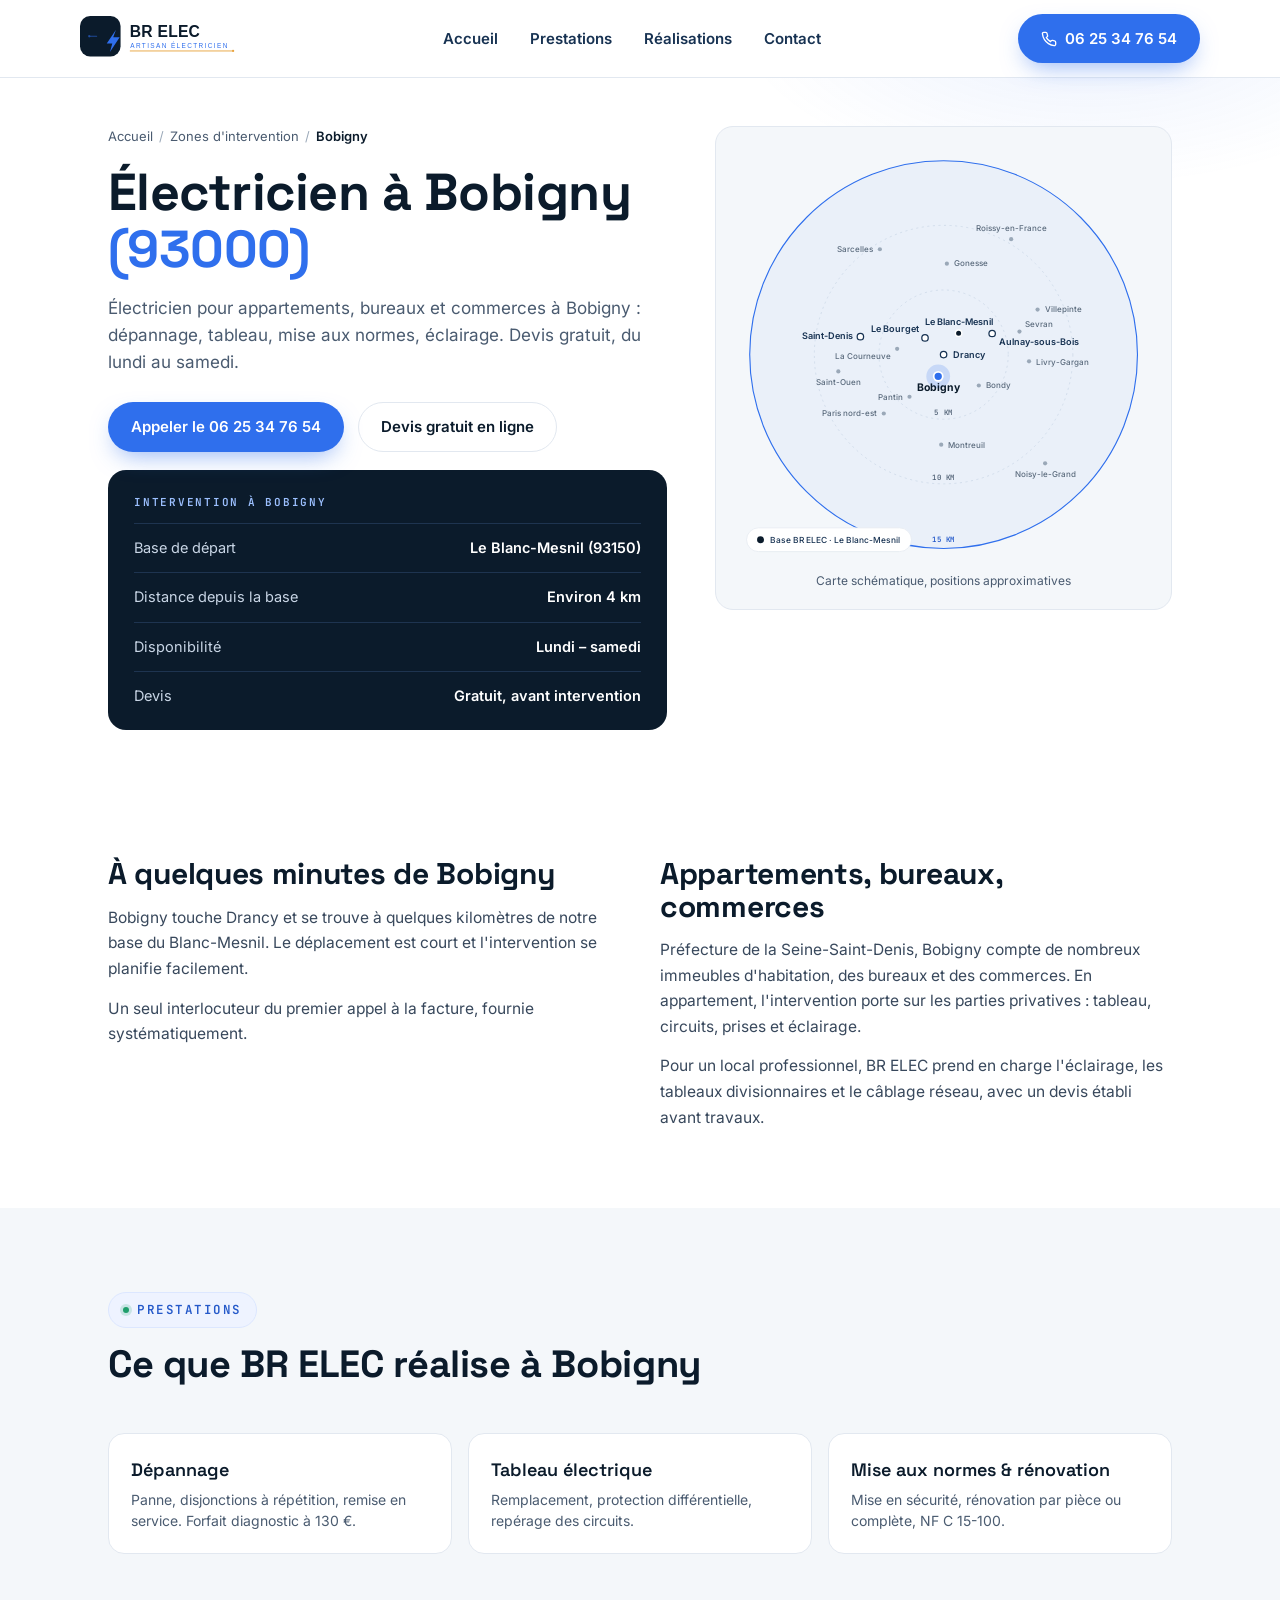
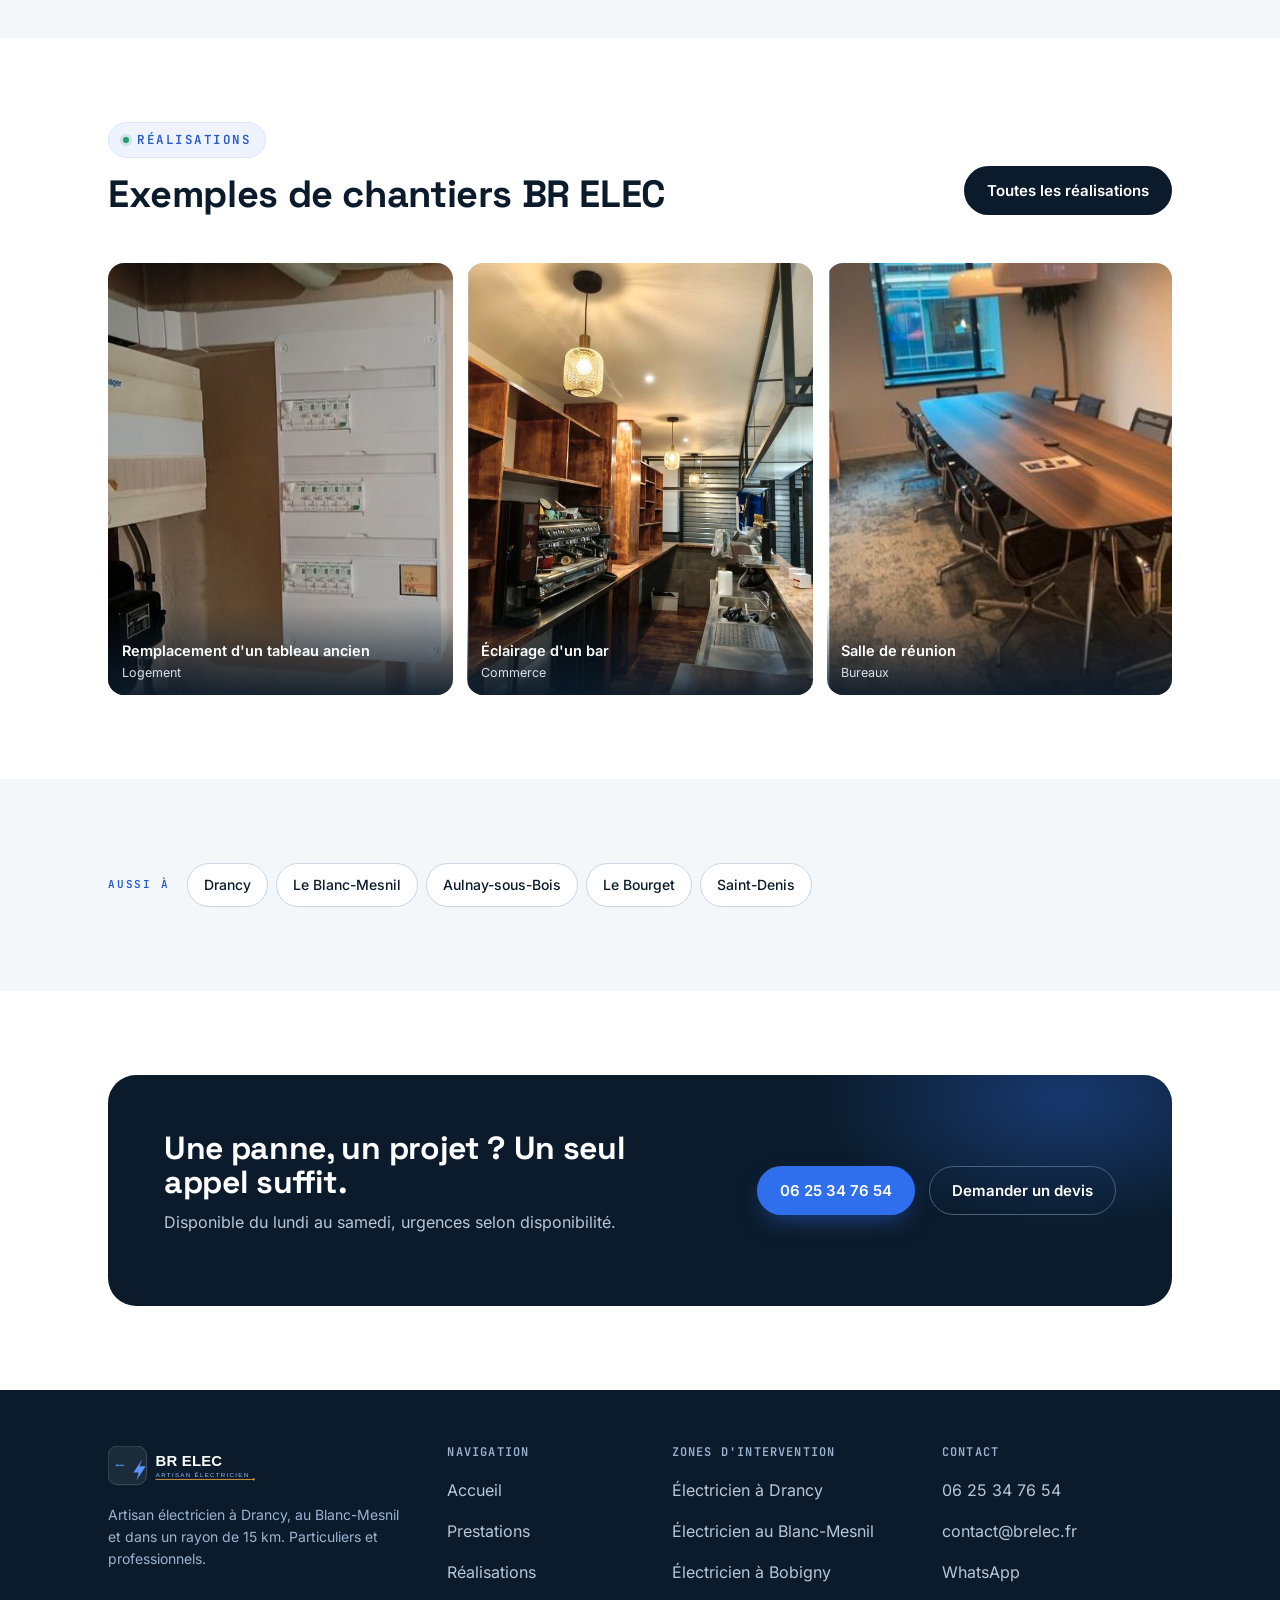
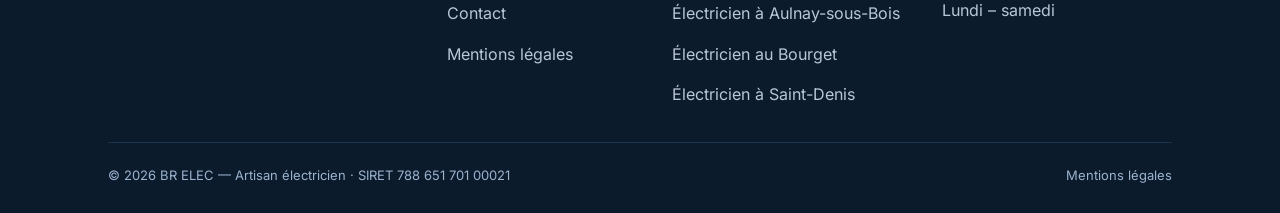
<file: electricien-bobigny.html>
<!doctype html>
<html lang="fr">
<head>
<meta charset="UTF-8">
<meta name="viewport" content="width=device-width, initial-scale=1.0, viewport-fit=cover">
<title>Électricien à Bobigny (93000) — BR ELEC</title>
<meta name="description" content="Électricien pour appartements, bureaux et commerces à Bobigny : dépannage, tableau, mise aux normes, éclairage. Devis gratuit, du lundi au samedi.">
<link rel="canonical" href="https://www.brelec.fr/electricien-bobigny">
<meta name="theme-color" content="#0B1B2B">
<meta property="og:type" content="website">
<meta property="og:site_name" content="BR ELEC">
<meta property="og:locale" content="fr_FR">
<meta property="og:title" content="Électricien à Bobigny (93000) — BR ELEC">
<meta property="og:description" content="Électricien pour appartements, bureaux et commerces à Bobigny : dépannage, tableau, mise aux normes, éclairage. Devis gratuit, du lundi au samedi.">
<meta property="og:url" content="https://www.brelec.fr/electricien-bobigny">
<meta property="og:image" content="https://www.brelec.fr/assets/img/og.jpg">
<meta property="og:image:width" content="1200">
<meta property="og:image:height" content="630">
<meta name="twitter:card" content="summary_large_image">
<link rel="icon" type="image/svg+xml" href="/assets/logo-mark.svg">
<link rel="apple-touch-icon" href="/assets/img/apple-touch-icon.png">
<link rel="preload" as="font" type="font/woff2" href="/assets/fonts/inter-latin-400-normal.woff2" crossorigin>
<link rel="preload" as="font" type="font/woff2" href="/assets/fonts/space-grotesk-latin-700-normal.woff2" crossorigin>
<link rel="stylesheet" href="/assets/style.css?v=4">
<script>document.documentElement.className += ' js';</script>
<script type="application/ld+json">{"@context": "https://schema.org", "@type": "Electrician", "name": "BR ELEC", "url": "https://www.brelec.fr/electricien-bobigny", "telephone": "+33625347654", "image": "https://www.brelec.fr/assets/img/og.jpg", "parentOrganization": {"@id": "https://www.brelec.fr/#entreprise"}, "address": {"@type": "PostalAddress", "streetAddress": "117 avenue Henri Barbusse", "postalCode": "93150", "addressLocality": "Le Blanc-Mesnil", "addressRegion": "Île-de-France", "addressCountry": "FR"}, "areaServed": {"@type": "City", "name": "Bobigny", "postalCode": "93000"}}</script>
</head>
<body>
<a class="skip" href="#contenu">Aller au contenu</a>

<header class="site" id="siteHeader">
  <div class="wrap site-nav">
    <a href="/" class="brand"><img src="/assets/logo-full.svg" alt="BR ELEC — Artisan électricien" width="166" height="46"></a>
    <nav class="links" aria-label="Navigation principale"><a href="/">Accueil</a><a href="/services">Prestations</a><a href="/realisations">Réalisations</a><a href="/contact">Contact</a></nav>
    <a href="tel:+33625347654" class="btn btn-primary header-call"><svg width="16" height="16" viewBox="0 0 24 24" fill="none" stroke="currentColor" stroke-width="2" aria-hidden="true"><path d="M22 16.92v3a2 2 0 0 1-2.18 2 19.79 19.79 0 0 1-8.63-3.07 19.5 19.5 0 0 1-6-6 19.79 19.79 0 0 1-3.07-8.67A2 2 0 0 1 4.11 2h3a2 2 0 0 1 2 1.72c.127.96.362 1.903.7 2.81a2 2 0 0 1-.45 2.11L8.09 9.91a16 16 0 0 0 6 6l1.27-1.27a2 2 0 0 1 2.11-.45c.907.338 1.85.573 2.81.7A2 2 0 0 1 22 16.92z"/></svg>06 25 34 76 54</a>
    <button class="burger" id="burger" type="button" aria-label="Ouvrir le menu" aria-expanded="false" aria-controls="mnav">
      <svg viewBox="0 0 24 24" fill="none" stroke="currentColor" stroke-width="2" stroke-linecap="round" aria-hidden="true"><path d="M4 7h16M4 12h16M4 17h16"/></svg>
    </button>
  </div>
</header>

<div class="mnav" id="mnav" hidden>
  <div class="mnav-top">
    <img src="/assets/logo-full-white.svg" alt="BR ELEC" width="166" height="46">
    <button class="mnav-close" id="mnavClose" type="button" aria-label="Fermer le menu">
      <svg viewBox="0 0 24 24" fill="none" stroke="currentColor" stroke-width="2" stroke-linecap="round" aria-hidden="true"><path d="M6 6l12 12M18 6L6 18"/></svg>
    </button>
  </div>
  <nav class="mnav-links" aria-label="Menu"><a href="/">Accueil</a><a href="/services">Prestations</a><a href="/realisations">Réalisations</a><a href="/contact">Contact &amp; devis</a></nav>
  <div class="mnav-foot">
    <div class="mono">Lundi – samedi · urgences selon disponibilité</div>
    <a class="mnav-call" href="tel:+33625347654"><svg viewBox="0 0 24 24" fill="none" stroke="currentColor" stroke-width="2" aria-hidden="true"><path d="M22 16.92v3a2 2 0 0 1-2.18 2 19.79 19.79 0 0 1-8.63-3.07 19.5 19.5 0 0 1-6-6 19.79 19.79 0 0 1-3.07-8.67A2 2 0 0 1 4.11 2h3a2 2 0 0 1 2 1.72c.127.96.362 1.903.7 2.81a2 2 0 0 1-.45 2.11L8.09 9.91a16 16 0 0 0 6 6l1.27-1.27a2 2 0 0 1 2.11-.45c.907.338 1.85.573 2.81.7A2 2 0 0 1 22 16.92z"/></svg>06 25 34 76 54</a>
    <p>Drancy · Le Blanc-Mesnil · 15 km autour</p>
  </div>
</div>

<main id="contenu">

<section class="city-hero">
  <div class="wrap city-grid">
    <div>
      <div class="crumbs"><a href="/">Accueil</a><i>/</i><a href="/services">Zones d'intervention</a><i>/</i><b>Bobigny</b></div>
      <h1>Électricien à Bobigny <span>(93000)</span></h1>
      <p class="lead">Électricien pour appartements, bureaux et commerces à Bobigny : dépannage, tableau, mise aux normes, éclairage. Devis gratuit, du lundi au samedi.</p>
      <div class="hero-cta">
        <a class="btn btn-primary" href="tel:+33625347654">Appeler le 06 25 34 76 54</a>
        <a class="btn btn-ghost" href="/contact">Devis gratuit en ligne</a>
      </div>
      <div class="info-card">
        <div class="mono">Intervention à Bobigny</div>
        <dl>
          <div><dt>Base de départ</dt><dd>Le Blanc-Mesnil (93150)</dd></div>
          <div><dt>Distance depuis la base</dt><dd>Environ 4 km</dd></div>
          <div><dt>Disponibilité</dt><dd>Lundi – samedi</dd></div>
          <div><dt>Devis</dt><dd>Gratuit, avant intervention</dd></div>
        </dl>
      </div>
    </div>
    <figure class="map-card" style="margin:0;">
      <svg class="zone-map" viewBox="0 0 600 600" role="group" aria-label="Carte schématique de la zone d'intervention : 15 km autour de Drancy"><circle class="ring main" cx="300.0" cy="300.0" r="277.5"/><circle class="ring" cx="300.0" cy="300.0" r="92.5"/><text class="ring-label" x="300.0" y="386.5" text-anchor="middle">5 KM</text><circle class="ring" cx="300.0" cy="300.0" r="185.0"/><text class="ring-label" x="300.0" y="479.0" text-anchor="middle">10 KM</text><text class="ring-label main" x="300.0" y="568.5" text-anchor="middle">15 KM</text><g class="city minor"><circle class="dot" cx="233.5" cy="291.8" r="3"/><text x="224.5" y="306.8" text-anchor="end">La Courneuve</text></g><g class="city minor"><circle class="dot" cx="350.4" cy="344.2" r="3"/><text x="360.4" y="348.2" text-anchor="start">Bondy</text></g><g class="city minor"><circle class="dot" cx="251.2" cy="360.3" r="3"/><text x="241.2" y="364.3" text-anchor="end">Pantin</text></g><g class="city minor"><circle class="dot" cx="408.6" cy="267.1" r="3"/><text x="416.6" y="261.1" text-anchor="start">Sevran</text></g><g class="city minor"><circle class="dot" cx="214.4" cy="384.3" r="3"/><text x="204.4" y="388.3" text-anchor="end">Paris nord-est</text></g><g class="city minor"><circle class="dot" cx="422.3" cy="309.7" r="3"/><text x="432.3" y="314.7" text-anchor="start">Livry-Gargan</text></g><g class="city minor"><circle class="dot" cx="434.5" cy="235.6" r="3"/><text x="444.5" y="239.6" text-anchor="start">Villepinte</text></g><g class="city minor"><circle class="dot" cx="304.7" cy="169.8" r="3"/><text x="314.7" y="173.8" text-anchor="start">Gonesse</text></g><g class="city minor"><circle class="dot" cx="208.8" cy="149.2" r="3"/><text x="198.8" y="153.2" text-anchor="end">Sarcelles</text></g><g class="city minor"><circle class="dot" cx="396.7" cy="134.8" r="3"/><text x="396.7" y="123.8" text-anchor="middle">Roissy-en-France</text></g><g class="city minor"><circle class="dot" cx="296.6" cy="429.0" r="3"/><text x="306.6" y="433.0" text-anchor="start">Montreuil</text></g><g class="city minor"><circle class="dot" cx="445.3" cy="455.7" r="3"/><text x="445.3" y="474.7" text-anchor="middle">Noisy-le-Grand</text></g><g class="city minor"><circle class="dot" cx="149.3" cy="324.1" r="3"/><text x="149.3" y="343.1" text-anchor="middle">Saint-Ouen</text></g><a href="/electricien-drancy"><g class="city"><circle class="dot" cx="300.0" cy="300.0" r="4.6"/><text x="313.0" y="305.0" text-anchor="start">Drancy</text></g></a><a href="/electricien-le-blanc-mesnil"><g class="city base"><circle class="dot" cx="321.5" cy="269.3" r="4.6"/><text x="321.5" y="257.3" text-anchor="middle">Le Blanc-Mesnil</text></g></a><g class="city on"><circle class="halo" cx="292.3" cy="331.1" r="17"/><circle class="dot" cx="292.3" cy="331.1" r="6.5"/><text x="292.3" y="352.1" text-anchor="middle">Bobigny</text></g><a href="/electricien-aulnay-sous-bois"><g class="city"><circle class="dot" cx="369.5" cy="269.8" r="4.6"/><text x="379.5" y="286.8" text-anchor="start">Aulnay-sous-Bois</text></g></a><a href="/electricien-le-bourget"><g class="city"><circle class="dot" cx="273.4" cy="276.1" r="4.6"/><text x="265.4" y="268.1" text-anchor="end">Le Bourget</text></g></a><a href="/electricien-saint-denis"><g class="city"><circle class="dot" cx="180.9" cy="274.3" r="4.6"/><text x="170.9" y="278.3" text-anchor="end">Saint-Denis</text></g></a><g class="legend"><rect x="18" y="548" width="236" height="34" rx="17"/><circle class="lg-base" cx="38" cy="565" r="5"/><text x="52" y="569">Base BR ELEC · Le Blanc-Mesnil</text></g></svg>
      <figcaption>Carte schématique, positions approximatives</figcaption>
    </figure>
  </div>
</section>

<section class="tight">
  <div class="wrap prose-cols">
    <div class="reveal"><h2>À quelques minutes de Bobigny</h2><p>Bobigny touche Drancy et se trouve à quelques kilomètres de notre base du Blanc-Mesnil. Le déplacement est court et l'intervention se planifie facilement.</p><p>Un seul interlocuteur du premier appel à la facture, fournie systématiquement.</p></div>
    <div class="reveal"><h2>Appartements, bureaux, commerces</h2><p>Préfecture de la Seine-Saint-Denis, Bobigny compte de nombreux immeubles d'habitation, des bureaux et des commerces. En appartement, l'intervention porte sur les parties privatives : tableau, circuits, prises et éclairage.</p><p>Pour un local professionnel, BR ELEC prend en charge l'éclairage, les tableaux divisionnaires et le câblage réseau, avec un devis établi avant travaux.</p></div>
  </div>
</section>

<section class="on-mist">
  <div class="wrap">
    <div class="section-head reveal">
      <div class="eyebrow"><span class="dot"></span>Prestations</div>
      <h2>Ce que BR ELEC réalise à Bobigny</h2>
    </div>
    <div class="link-cards">
      <a class="reveal" href="/services"><b>Dépannage</b><span>Panne, disjonctions à répétition, remise en service. Forfait diagnostic à 130 €.</span></a>
      <a class="reveal" href="/services"><b>Tableau électrique</b><span>Remplacement, protection différentielle, repérage des circuits.</span></a>
      <a class="reveal" href="/services"><b>Mise aux normes &amp; rénovation</b><span>Mise en sécurité, rénovation par pièce ou complète, NF C 15-100.</span></a>
    </div>
  </div>
</section>

<section>
  <div class="wrap">
    <div class="section-head split reveal">
      <div>
        <div class="eyebrow"><span class="dot"></span>Réalisations</div>
        <h2>Exemples de chantiers BR ELEC</h2>
      </div>
      <a href="/realisations" class="btn btn-dark">Toutes les réalisations</a>
    </div>
    <div class="work-grid works-all"><figure class="work-card reveal"><img src="/assets/photos/tableau-electrique-03.jpg" alt="Tableau neuf posé à côté de l'ancien tableau" width="452" height="513" loading="lazy" decoding="async"><figcaption><b>Remplacement d'un tableau ancien</b><span>Logement</span></figcaption></figure><figure class="work-card reveal"><img src="/assets/photos/chantier-bar-eclairage.jpg" alt="Suspensions et spots au-dessus du comptoir d'un bar" width="607" height="753" loading="lazy" decoding="async"><figcaption><b>Éclairage d'un bar</b><span>Commerce</span></figcaption></figure><figure class="work-card reveal"><img src="/assets/photos/chantier-plafonniers-salle.jpg" alt="Plafonniers et suspensions dans une salle de réunion" width="310" height="599" loading="lazy" decoding="async"><figcaption><b>Salle de réunion</b><span>Bureaux</span></figcaption></figure></div>
  </div>
</section>

<section class="on-mist">
  <div class="wrap">
    <div class="also reveal">
      <span class="mono">Aussi à</span>
      <div class="city-links"><a href="/electricien-drancy">Drancy</a><a href="/electricien-le-blanc-mesnil">Le Blanc-Mesnil</a><a href="/electricien-aulnay-sous-bois">Aulnay-sous-Bois</a><a href="/electricien-le-bourget">Le Bourget</a><a href="/electricien-saint-denis">Saint-Denis</a></div>
    </div>
  </div>
</section>

<section>
  <div class="wrap">
    <div class="cta-band reveal">
      <div class="inner">
        <div>
          <h2>Une panne, un projet ? Un seul appel suffit.</h2>
          <p>Disponible du lundi au samedi, urgences selon disponibilité.</p>
        </div>
        <div class="actions">
          <a href="tel:+33625347654" class="btn btn-primary">06 25 34 76 54</a>
          <a href="/contact" class="btn btn-ghost" style="border-color:#47617F;color:white;">Demander un devis</a>
        </div>
      </div>
    </div>
  </div>
</section>

</main>

<footer class="site">
  <div class="wrap">
    <div class="footer-grid">
      <div>
        <img class="brand-foot" src="/assets/logo-full-white.svg" alt="BR ELEC" width="158" height="44">
        <p class="tagline">Artisan électricien à Drancy, au Blanc-Mesnil et dans un rayon de 15 km. Particuliers et professionnels.</p>
      </div>
      <div>
        <h2 class="foot-h">Navigation</h2>
        <ul><li><a href="/">Accueil</a></li><li><a href="/services">Prestations</a></li><li><a href="/realisations">Réalisations</a></li><li><a href="/contact">Contact</a></li><li><a href="/mentions-legales">Mentions légales</a></li></ul>
      </div>
      <div>
        <h2 class="foot-h">Zones d'intervention</h2>
        <ul><li><a href="/electricien-drancy">Électricien à Drancy</a></li><li><a href="/electricien-le-blanc-mesnil">Électricien au Blanc-Mesnil</a></li><li><a href="/electricien-bobigny">Électricien à Bobigny</a></li><li><a href="/electricien-aulnay-sous-bois">Électricien à Aulnay-sous-Bois</a></li><li><a href="/electricien-le-bourget">Électricien au Bourget</a></li><li><a href="/electricien-saint-denis">Électricien à Saint-Denis</a></li></ul>
      </div>
      <div>
        <h2 class="foot-h">Contact</h2>
        <ul>
          <li><a href="tel:+33625347654">06 25 34 76 54</a></li>
          <li><a href="mailto:contact@brelec.fr">contact@brelec.fr</a></li>
          <li><a href="https://wa.me/33625347654?text=Bonjour%2C%20je%20souhaite%20un%20devis%20pour%20%3A%20" rel="noopener">WhatsApp</a></li>
          <li>Lundi – samedi</li>
        </ul>
      </div>
    </div>
    <div class="footer-bottom">
      <span>© 2026 BR ELEC — Artisan électricien · SIRET 788 651 701 00021</span>
      <span><a href="/mentions-legales">Mentions légales</a></span>
    </div>
  </div>
</footer>

<div class="mbar" role="navigation" aria-label="Actions rapides">
  <a class="mbar-call" href="tel:+33625347654"><svg viewBox="0 0 24 24" fill="none" stroke="currentColor" stroke-width="2" aria-hidden="true"><path d="M22 16.92v3a2 2 0 0 1-2.18 2 19.79 19.79 0 0 1-8.63-3.07 19.5 19.5 0 0 1-6-6 19.79 19.79 0 0 1-3.07-8.67A2 2 0 0 1 4.11 2h3a2 2 0 0 1 2 1.72c.127.96.362 1.903.7 2.81a2 2 0 0 1-.45 2.11L8.09 9.91a16 16 0 0 0 6 6l1.27-1.27a2 2 0 0 1 2.11-.45c.907.338 1.85.573 2.81.7A2 2 0 0 1 22 16.92z"/></svg>Appeler</a>
  <a href="https://wa.me/33625347654?text=Bonjour%2C%20je%20souhaite%20un%20devis%20pour%20%3A%20" rel="noopener"><svg viewBox="0 0 24 24" fill="none" stroke="currentColor" stroke-width="2" aria-hidden="true"><path d="M21 11.5a8.4 8.4 0 0 1-12.3 7.4L3 21l2.1-5.7A8.4 8.4 0 1 1 21 11.5z"/></svg>WhatsApp</a>
  <a class="mbar-quote" href="/contact"><svg viewBox="0 0 24 24" fill="none" stroke="currentColor" stroke-width="2" aria-hidden="true"><path d="M14 3H6a2 2 0 0 0-2 2v14a2 2 0 0 0 2 2h12a2 2 0 0 0 2-2V9z"/><path d="M14 3v6h6M8 13h8M8 17h5"/></svg>Devis</a>
</div>

<script src="/assets/site.js?v=4" defer></script>
</body>
</html>
</file>
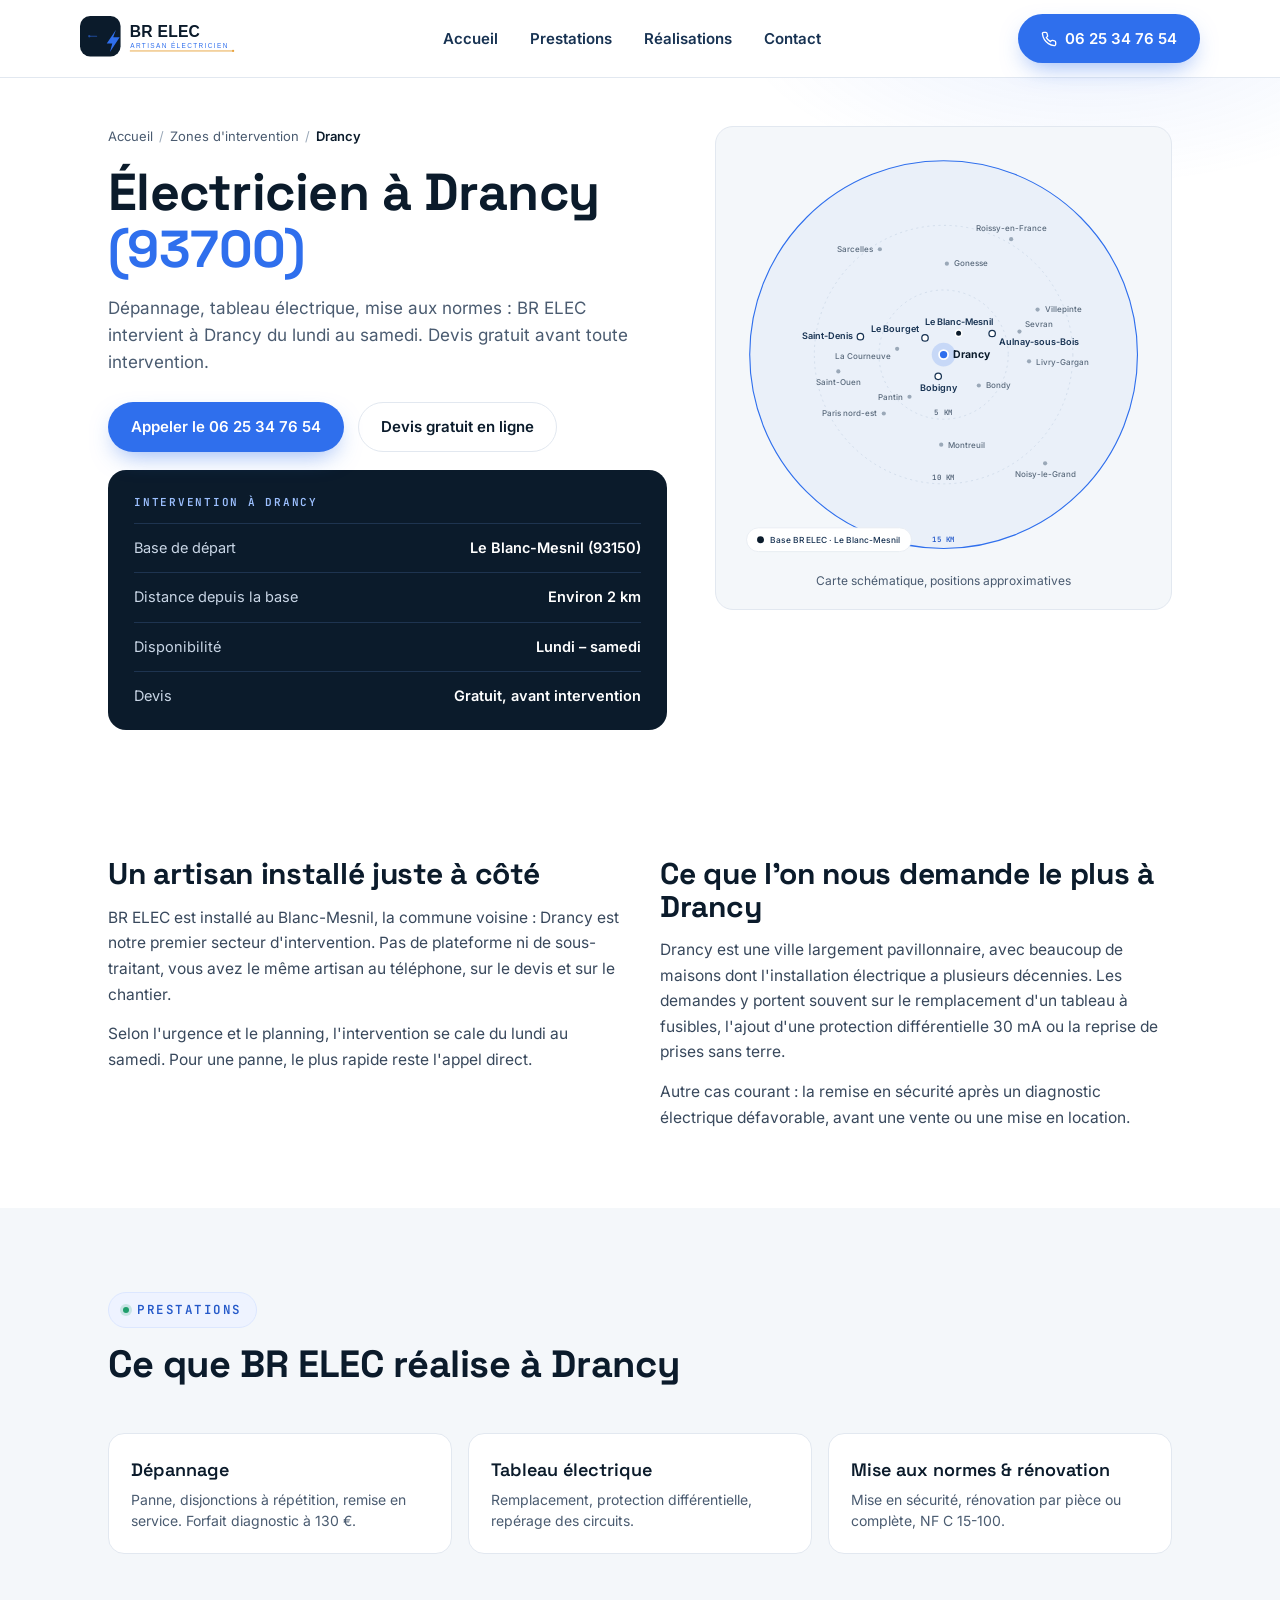
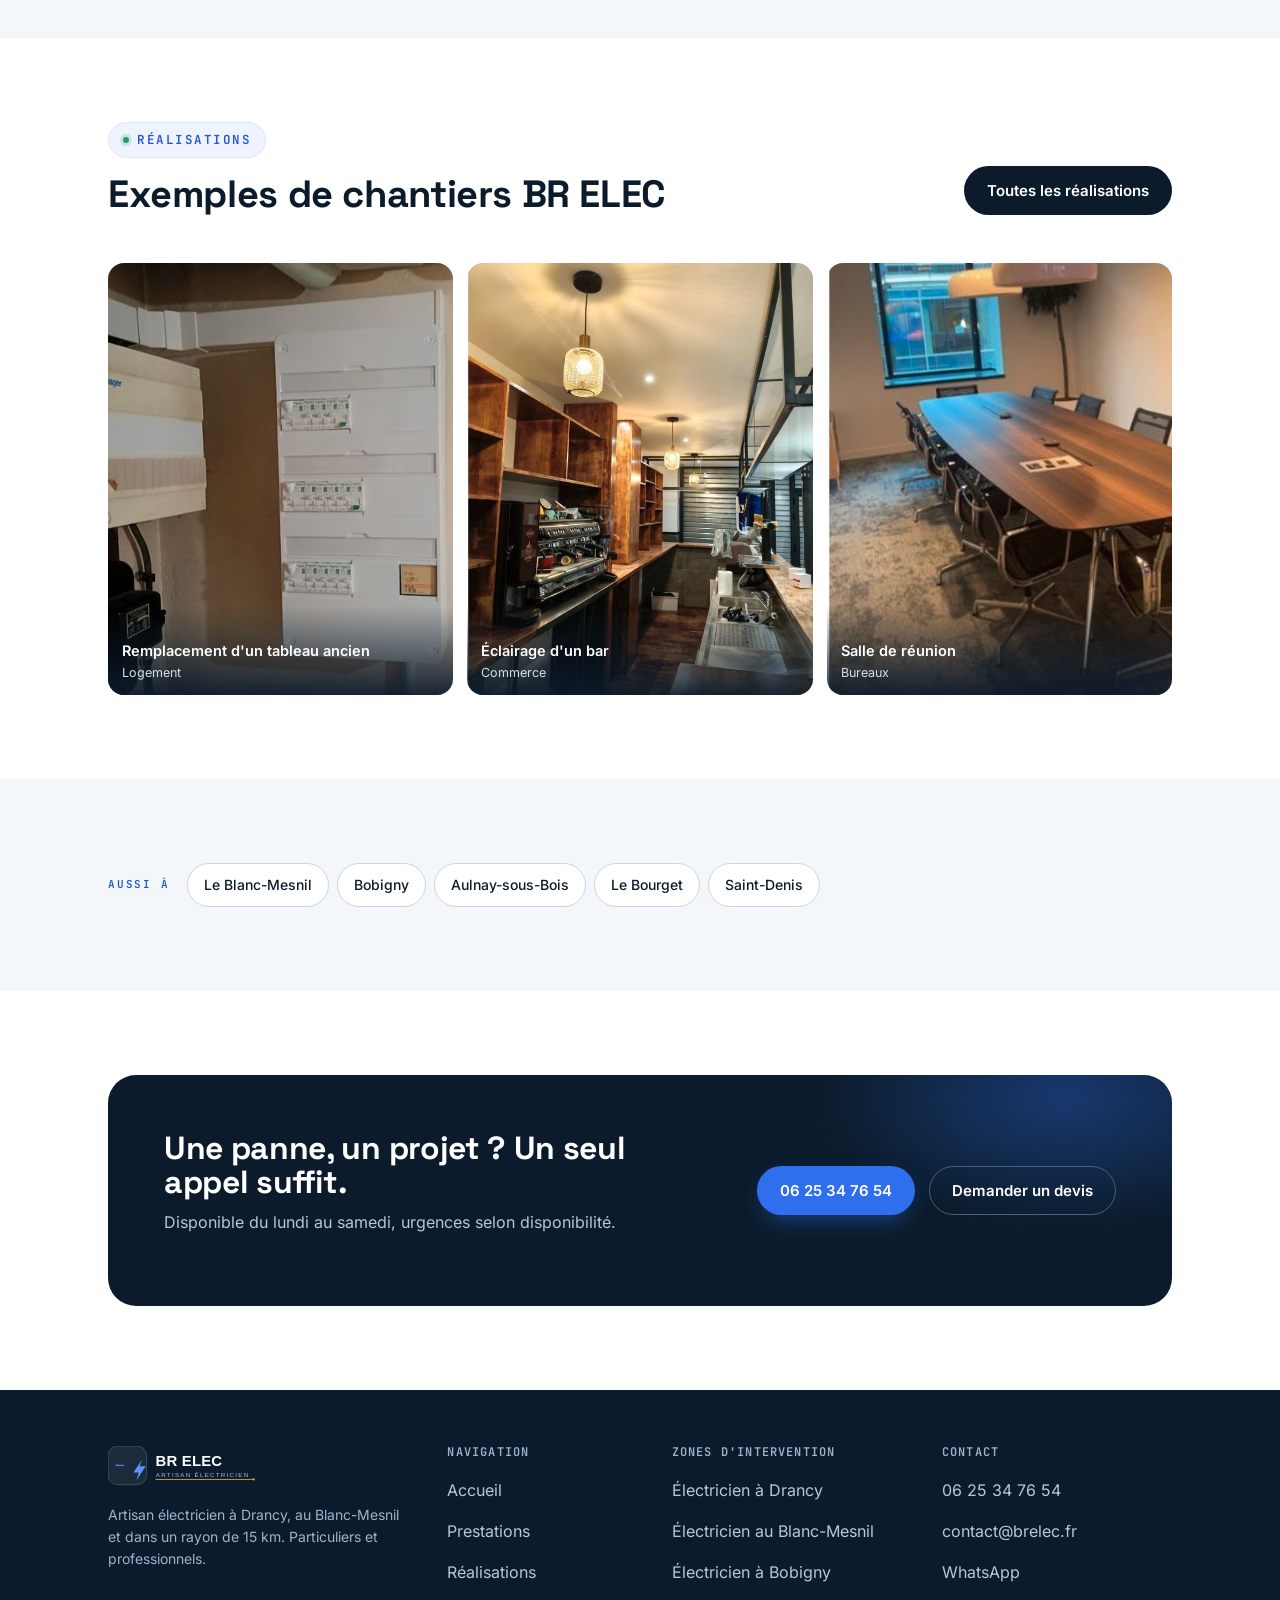
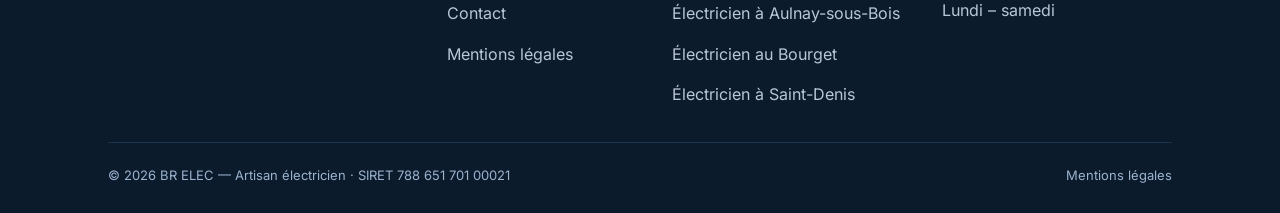
<file: electricien-drancy.html>
<!doctype html>
<html lang="fr">
<head>
<meta charset="UTF-8">
<meta name="viewport" content="width=device-width, initial-scale=1.0, viewport-fit=cover">
<title>Électricien à Drancy (93700) — BR ELEC</title>
<meta name="description" content="Dépannage, tableau électrique, mise aux normes : BR ELEC intervient à Drancy du lundi au samedi. Devis gratuit avant toute intervention.">
<link rel="canonical" href="https://www.brelec.fr/electricien-drancy">
<meta name="theme-color" content="#0B1B2B">
<meta property="og:type" content="website">
<meta property="og:site_name" content="BR ELEC">
<meta property="og:locale" content="fr_FR">
<meta property="og:title" content="Électricien à Drancy (93700) — BR ELEC">
<meta property="og:description" content="Dépannage, tableau électrique, mise aux normes : BR ELEC intervient à Drancy du lundi au samedi. Devis gratuit avant toute intervention.">
<meta property="og:url" content="https://www.brelec.fr/electricien-drancy">
<meta property="og:image" content="https://www.brelec.fr/assets/img/og.jpg">
<meta property="og:image:width" content="1200">
<meta property="og:image:height" content="630">
<meta name="twitter:card" content="summary_large_image">
<link rel="icon" type="image/svg+xml" href="/assets/logo-mark.svg">
<link rel="apple-touch-icon" href="/assets/img/apple-touch-icon.png">
<link rel="preload" as="font" type="font/woff2" href="/assets/fonts/inter-latin-400-normal.woff2" crossorigin>
<link rel="preload" as="font" type="font/woff2" href="/assets/fonts/space-grotesk-latin-700-normal.woff2" crossorigin>
<link rel="stylesheet" href="/assets/style.css?v=4">
<script>document.documentElement.className += ' js';</script>
<script type="application/ld+json">{"@context": "https://schema.org", "@type": "Electrician", "name": "BR ELEC", "url": "https://www.brelec.fr/electricien-drancy", "telephone": "+33625347654", "image": "https://www.brelec.fr/assets/img/og.jpg", "parentOrganization": {"@id": "https://www.brelec.fr/#entreprise"}, "address": {"@type": "PostalAddress", "streetAddress": "117 avenue Henri Barbusse", "postalCode": "93150", "addressLocality": "Le Blanc-Mesnil", "addressRegion": "Île-de-France", "addressCountry": "FR"}, "areaServed": {"@type": "City", "name": "Drancy", "postalCode": "93700"}}</script>
</head>
<body>
<a class="skip" href="#contenu">Aller au contenu</a>

<header class="site" id="siteHeader">
  <div class="wrap site-nav">
    <a href="/" class="brand"><img src="/assets/logo-full.svg" alt="BR ELEC — Artisan électricien" width="166" height="46"></a>
    <nav class="links" aria-label="Navigation principale"><a href="/">Accueil</a><a href="/services">Prestations</a><a href="/realisations">Réalisations</a><a href="/contact">Contact</a></nav>
    <a href="tel:+33625347654" class="btn btn-primary header-call"><svg width="16" height="16" viewBox="0 0 24 24" fill="none" stroke="currentColor" stroke-width="2" aria-hidden="true"><path d="M22 16.92v3a2 2 0 0 1-2.18 2 19.79 19.79 0 0 1-8.63-3.07 19.5 19.5 0 0 1-6-6 19.79 19.79 0 0 1-3.07-8.67A2 2 0 0 1 4.11 2h3a2 2 0 0 1 2 1.72c.127.96.362 1.903.7 2.81a2 2 0 0 1-.45 2.11L8.09 9.91a16 16 0 0 0 6 6l1.27-1.27a2 2 0 0 1 2.11-.45c.907.338 1.85.573 2.81.7A2 2 0 0 1 22 16.92z"/></svg>06 25 34 76 54</a>
    <button class="burger" id="burger" type="button" aria-label="Ouvrir le menu" aria-expanded="false" aria-controls="mnav">
      <svg viewBox="0 0 24 24" fill="none" stroke="currentColor" stroke-width="2" stroke-linecap="round" aria-hidden="true"><path d="M4 7h16M4 12h16M4 17h16"/></svg>
    </button>
  </div>
</header>

<div class="mnav" id="mnav" hidden>
  <div class="mnav-top">
    <img src="/assets/logo-full-white.svg" alt="BR ELEC" width="166" height="46">
    <button class="mnav-close" id="mnavClose" type="button" aria-label="Fermer le menu">
      <svg viewBox="0 0 24 24" fill="none" stroke="currentColor" stroke-width="2" stroke-linecap="round" aria-hidden="true"><path d="M6 6l12 12M18 6L6 18"/></svg>
    </button>
  </div>
  <nav class="mnav-links" aria-label="Menu"><a href="/">Accueil</a><a href="/services">Prestations</a><a href="/realisations">Réalisations</a><a href="/contact">Contact &amp; devis</a></nav>
  <div class="mnav-foot">
    <div class="mono">Lundi – samedi · urgences selon disponibilité</div>
    <a class="mnav-call" href="tel:+33625347654"><svg viewBox="0 0 24 24" fill="none" stroke="currentColor" stroke-width="2" aria-hidden="true"><path d="M22 16.92v3a2 2 0 0 1-2.18 2 19.79 19.79 0 0 1-8.63-3.07 19.5 19.5 0 0 1-6-6 19.79 19.79 0 0 1-3.07-8.67A2 2 0 0 1 4.11 2h3a2 2 0 0 1 2 1.72c.127.96.362 1.903.7 2.81a2 2 0 0 1-.45 2.11L8.09 9.91a16 16 0 0 0 6 6l1.27-1.27a2 2 0 0 1 2.11-.45c.907.338 1.85.573 2.81.7A2 2 0 0 1 22 16.92z"/></svg>06 25 34 76 54</a>
    <p>Drancy · Le Blanc-Mesnil · 15 km autour</p>
  </div>
</div>

<main id="contenu">

<section class="city-hero">
  <div class="wrap city-grid">
    <div>
      <div class="crumbs"><a href="/">Accueil</a><i>/</i><a href="/services">Zones d'intervention</a><i>/</i><b>Drancy</b></div>
      <h1>Électricien à Drancy <span>(93700)</span></h1>
      <p class="lead">Dépannage, tableau électrique, mise aux normes : BR ELEC intervient à Drancy du lundi au samedi. Devis gratuit avant toute intervention.</p>
      <div class="hero-cta">
        <a class="btn btn-primary" href="tel:+33625347654">Appeler le 06 25 34 76 54</a>
        <a class="btn btn-ghost" href="/contact">Devis gratuit en ligne</a>
      </div>
      <div class="info-card">
        <div class="mono">Intervention à Drancy</div>
        <dl>
          <div><dt>Base de départ</dt><dd>Le Blanc-Mesnil (93150)</dd></div>
          <div><dt>Distance depuis la base</dt><dd>Environ 2 km</dd></div>
          <div><dt>Disponibilité</dt><dd>Lundi – samedi</dd></div>
          <div><dt>Devis</dt><dd>Gratuit, avant intervention</dd></div>
        </dl>
      </div>
    </div>
    <figure class="map-card" style="margin:0;">
      <svg class="zone-map" viewBox="0 0 600 600" role="group" aria-label="Carte schématique de la zone d'intervention : 15 km autour de Drancy"><circle class="ring main" cx="300.0" cy="300.0" r="277.5"/><circle class="ring" cx="300.0" cy="300.0" r="92.5"/><text class="ring-label" x="300.0" y="386.5" text-anchor="middle">5 KM</text><circle class="ring" cx="300.0" cy="300.0" r="185.0"/><text class="ring-label" x="300.0" y="479.0" text-anchor="middle">10 KM</text><text class="ring-label main" x="300.0" y="568.5" text-anchor="middle">15 KM</text><g class="city minor"><circle class="dot" cx="233.5" cy="291.8" r="3"/><text x="224.5" y="306.8" text-anchor="end">La Courneuve</text></g><g class="city minor"><circle class="dot" cx="350.4" cy="344.2" r="3"/><text x="360.4" y="348.2" text-anchor="start">Bondy</text></g><g class="city minor"><circle class="dot" cx="251.2" cy="360.3" r="3"/><text x="241.2" y="364.3" text-anchor="end">Pantin</text></g><g class="city minor"><circle class="dot" cx="408.6" cy="267.1" r="3"/><text x="416.6" y="261.1" text-anchor="start">Sevran</text></g><g class="city minor"><circle class="dot" cx="214.4" cy="384.3" r="3"/><text x="204.4" y="388.3" text-anchor="end">Paris nord-est</text></g><g class="city minor"><circle class="dot" cx="422.3" cy="309.7" r="3"/><text x="432.3" y="314.7" text-anchor="start">Livry-Gargan</text></g><g class="city minor"><circle class="dot" cx="434.5" cy="235.6" r="3"/><text x="444.5" y="239.6" text-anchor="start">Villepinte</text></g><g class="city minor"><circle class="dot" cx="304.7" cy="169.8" r="3"/><text x="314.7" y="173.8" text-anchor="start">Gonesse</text></g><g class="city minor"><circle class="dot" cx="208.8" cy="149.2" r="3"/><text x="198.8" y="153.2" text-anchor="end">Sarcelles</text></g><g class="city minor"><circle class="dot" cx="396.7" cy="134.8" r="3"/><text x="396.7" y="123.8" text-anchor="middle">Roissy-en-France</text></g><g class="city minor"><circle class="dot" cx="296.6" cy="429.0" r="3"/><text x="306.6" y="433.0" text-anchor="start">Montreuil</text></g><g class="city minor"><circle class="dot" cx="445.3" cy="455.7" r="3"/><text x="445.3" y="474.7" text-anchor="middle">Noisy-le-Grand</text></g><g class="city minor"><circle class="dot" cx="149.3" cy="324.1" r="3"/><text x="149.3" y="343.1" text-anchor="middle">Saint-Ouen</text></g><g class="city on"><circle class="halo" cx="300.0" cy="300.0" r="17"/><circle class="dot" cx="300.0" cy="300.0" r="6.5"/><text x="313.0" y="305.0" text-anchor="start">Drancy</text></g><a href="/electricien-le-blanc-mesnil"><g class="city base"><circle class="dot" cx="321.5" cy="269.3" r="4.6"/><text x="321.5" y="257.3" text-anchor="middle">Le Blanc-Mesnil</text></g></a><a href="/electricien-bobigny"><g class="city"><circle class="dot" cx="292.3" cy="331.1" r="4.6"/><text x="292.3" y="352.1" text-anchor="middle">Bobigny</text></g></a><a href="/electricien-aulnay-sous-bois"><g class="city"><circle class="dot" cx="369.5" cy="269.8" r="4.6"/><text x="379.5" y="286.8" text-anchor="start">Aulnay-sous-Bois</text></g></a><a href="/electricien-le-bourget"><g class="city"><circle class="dot" cx="273.4" cy="276.1" r="4.6"/><text x="265.4" y="268.1" text-anchor="end">Le Bourget</text></g></a><a href="/electricien-saint-denis"><g class="city"><circle class="dot" cx="180.9" cy="274.3" r="4.6"/><text x="170.9" y="278.3" text-anchor="end">Saint-Denis</text></g></a><g class="legend"><rect x="18" y="548" width="236" height="34" rx="17"/><circle class="lg-base" cx="38" cy="565" r="5"/><text x="52" y="569">Base BR ELEC · Le Blanc-Mesnil</text></g></svg>
      <figcaption>Carte schématique, positions approximatives</figcaption>
    </figure>
  </div>
</section>

<section class="tight">
  <div class="wrap prose-cols">
    <div class="reveal"><h2>Un artisan installé juste à côté</h2><p>BR ELEC est installé au Blanc-Mesnil, la commune voisine : Drancy est notre premier secteur d'intervention. Pas de plateforme ni de sous-traitant, vous avez le même artisan au téléphone, sur le devis et sur le chantier.</p><p>Selon l'urgence et le planning, l'intervention se cale du lundi au samedi. Pour une panne, le plus rapide reste l'appel direct.</p></div>
    <div class="reveal"><h2>Ce que l'on nous demande le plus à Drancy</h2><p>Drancy est une ville largement pavillonnaire, avec beaucoup de maisons dont l'installation électrique a plusieurs décennies. Les demandes y portent souvent sur le remplacement d'un tableau à fusibles, l'ajout d'une protection différentielle 30 mA ou la reprise de prises sans terre.</p><p>Autre cas courant : la remise en sécurité après un diagnostic électrique défavorable, avant une vente ou une mise en location.</p></div>
  </div>
</section>

<section class="on-mist">
  <div class="wrap">
    <div class="section-head reveal">
      <div class="eyebrow"><span class="dot"></span>Prestations</div>
      <h2>Ce que BR ELEC réalise à Drancy</h2>
    </div>
    <div class="link-cards">
      <a class="reveal" href="/services"><b>Dépannage</b><span>Panne, disjonctions à répétition, remise en service. Forfait diagnostic à 130 €.</span></a>
      <a class="reveal" href="/services"><b>Tableau électrique</b><span>Remplacement, protection différentielle, repérage des circuits.</span></a>
      <a class="reveal" href="/services"><b>Mise aux normes &amp; rénovation</b><span>Mise en sécurité, rénovation par pièce ou complète, NF C 15-100.</span></a>
    </div>
  </div>
</section>

<section>
  <div class="wrap">
    <div class="section-head split reveal">
      <div>
        <div class="eyebrow"><span class="dot"></span>Réalisations</div>
        <h2>Exemples de chantiers BR ELEC</h2>
      </div>
      <a href="/realisations" class="btn btn-dark">Toutes les réalisations</a>
    </div>
    <div class="work-grid works-all"><figure class="work-card reveal"><img src="/assets/photos/tableau-electrique-03.jpg" alt="Tableau neuf posé à côté de l'ancien tableau" width="452" height="513" loading="lazy" decoding="async"><figcaption><b>Remplacement d'un tableau ancien</b><span>Logement</span></figcaption></figure><figure class="work-card reveal"><img src="/assets/photos/chantier-bar-eclairage.jpg" alt="Suspensions et spots au-dessus du comptoir d'un bar" width="607" height="753" loading="lazy" decoding="async"><figcaption><b>Éclairage d'un bar</b><span>Commerce</span></figcaption></figure><figure class="work-card reveal"><img src="/assets/photos/chantier-plafonniers-salle.jpg" alt="Plafonniers et suspensions dans une salle de réunion" width="310" height="599" loading="lazy" decoding="async"><figcaption><b>Salle de réunion</b><span>Bureaux</span></figcaption></figure></div>
  </div>
</section>

<section class="on-mist">
  <div class="wrap">
    <div class="also reveal">
      <span class="mono">Aussi à</span>
      <div class="city-links"><a href="/electricien-le-blanc-mesnil">Le Blanc-Mesnil</a><a href="/electricien-bobigny">Bobigny</a><a href="/electricien-aulnay-sous-bois">Aulnay-sous-Bois</a><a href="/electricien-le-bourget">Le Bourget</a><a href="/electricien-saint-denis">Saint-Denis</a></div>
    </div>
  </div>
</section>

<section>
  <div class="wrap">
    <div class="cta-band reveal">
      <div class="inner">
        <div>
          <h2>Une panne, un projet ? Un seul appel suffit.</h2>
          <p>Disponible du lundi au samedi, urgences selon disponibilité.</p>
        </div>
        <div class="actions">
          <a href="tel:+33625347654" class="btn btn-primary">06 25 34 76 54</a>
          <a href="/contact" class="btn btn-ghost" style="border-color:#47617F;color:white;">Demander un devis</a>
        </div>
      </div>
    </div>
  </div>
</section>

</main>

<footer class="site">
  <div class="wrap">
    <div class="footer-grid">
      <div>
        <img class="brand-foot" src="/assets/logo-full-white.svg" alt="BR ELEC" width="158" height="44">
        <p class="tagline">Artisan électricien à Drancy, au Blanc-Mesnil et dans un rayon de 15 km. Particuliers et professionnels.</p>
      </div>
      <div>
        <h2 class="foot-h">Navigation</h2>
        <ul><li><a href="/">Accueil</a></li><li><a href="/services">Prestations</a></li><li><a href="/realisations">Réalisations</a></li><li><a href="/contact">Contact</a></li><li><a href="/mentions-legales">Mentions légales</a></li></ul>
      </div>
      <div>
        <h2 class="foot-h">Zones d'intervention</h2>
        <ul><li><a href="/electricien-drancy">Électricien à Drancy</a></li><li><a href="/electricien-le-blanc-mesnil">Électricien au Blanc-Mesnil</a></li><li><a href="/electricien-bobigny">Électricien à Bobigny</a></li><li><a href="/electricien-aulnay-sous-bois">Électricien à Aulnay-sous-Bois</a></li><li><a href="/electricien-le-bourget">Électricien au Bourget</a></li><li><a href="/electricien-saint-denis">Électricien à Saint-Denis</a></li></ul>
      </div>
      <div>
        <h2 class="foot-h">Contact</h2>
        <ul>
          <li><a href="tel:+33625347654">06 25 34 76 54</a></li>
          <li><a href="mailto:contact@brelec.fr">contact@brelec.fr</a></li>
          <li><a href="https://wa.me/33625347654?text=Bonjour%2C%20je%20souhaite%20un%20devis%20pour%20%3A%20" rel="noopener">WhatsApp</a></li>
          <li>Lundi – samedi</li>
        </ul>
      </div>
    </div>
    <div class="footer-bottom">
      <span>© 2026 BR ELEC — Artisan électricien · SIRET 788 651 701 00021</span>
      <span><a href="/mentions-legales">Mentions légales</a></span>
    </div>
  </div>
</footer>

<div class="mbar" role="navigation" aria-label="Actions rapides">
  <a class="mbar-call" href="tel:+33625347654"><svg viewBox="0 0 24 24" fill="none" stroke="currentColor" stroke-width="2" aria-hidden="true"><path d="M22 16.92v3a2 2 0 0 1-2.18 2 19.79 19.79 0 0 1-8.63-3.07 19.5 19.5 0 0 1-6-6 19.79 19.79 0 0 1-3.07-8.67A2 2 0 0 1 4.11 2h3a2 2 0 0 1 2 1.72c.127.96.362 1.903.7 2.81a2 2 0 0 1-.45 2.11L8.09 9.91a16 16 0 0 0 6 6l1.27-1.27a2 2 0 0 1 2.11-.45c.907.338 1.85.573 2.81.7A2 2 0 0 1 22 16.92z"/></svg>Appeler</a>
  <a href="https://wa.me/33625347654?text=Bonjour%2C%20je%20souhaite%20un%20devis%20pour%20%3A%20" rel="noopener"><svg viewBox="0 0 24 24" fill="none" stroke="currentColor" stroke-width="2" aria-hidden="true"><path d="M21 11.5a8.4 8.4 0 0 1-12.3 7.4L3 21l2.1-5.7A8.4 8.4 0 1 1 21 11.5z"/></svg>WhatsApp</a>
  <a class="mbar-quote" href="/contact"><svg viewBox="0 0 24 24" fill="none" stroke="currentColor" stroke-width="2" aria-hidden="true"><path d="M14 3H6a2 2 0 0 0-2 2v14a2 2 0 0 0 2 2h12a2 2 0 0 0 2-2V9z"/><path d="M14 3v6h6M8 13h8M8 17h5"/></svg>Devis</a>
</div>

<script src="/assets/site.js?v=4" defer></script>
</body>
</html>
</file>
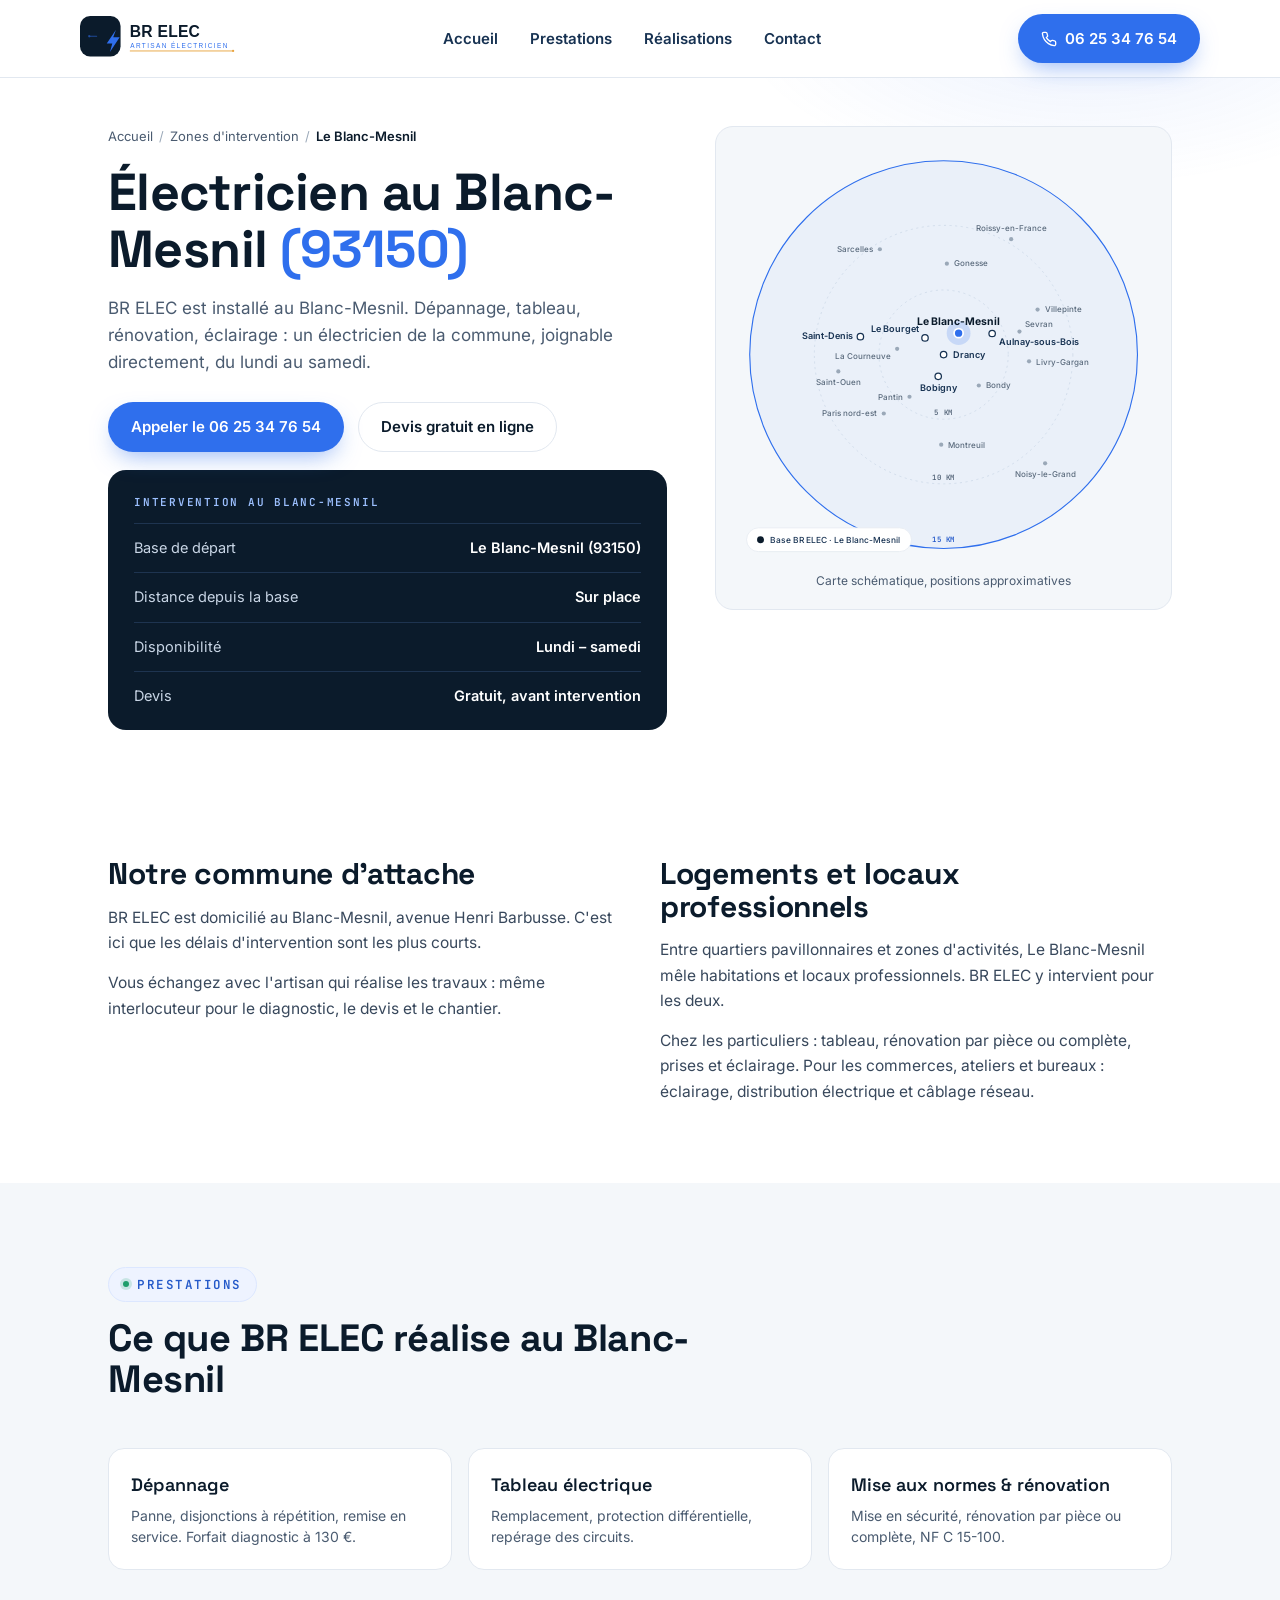
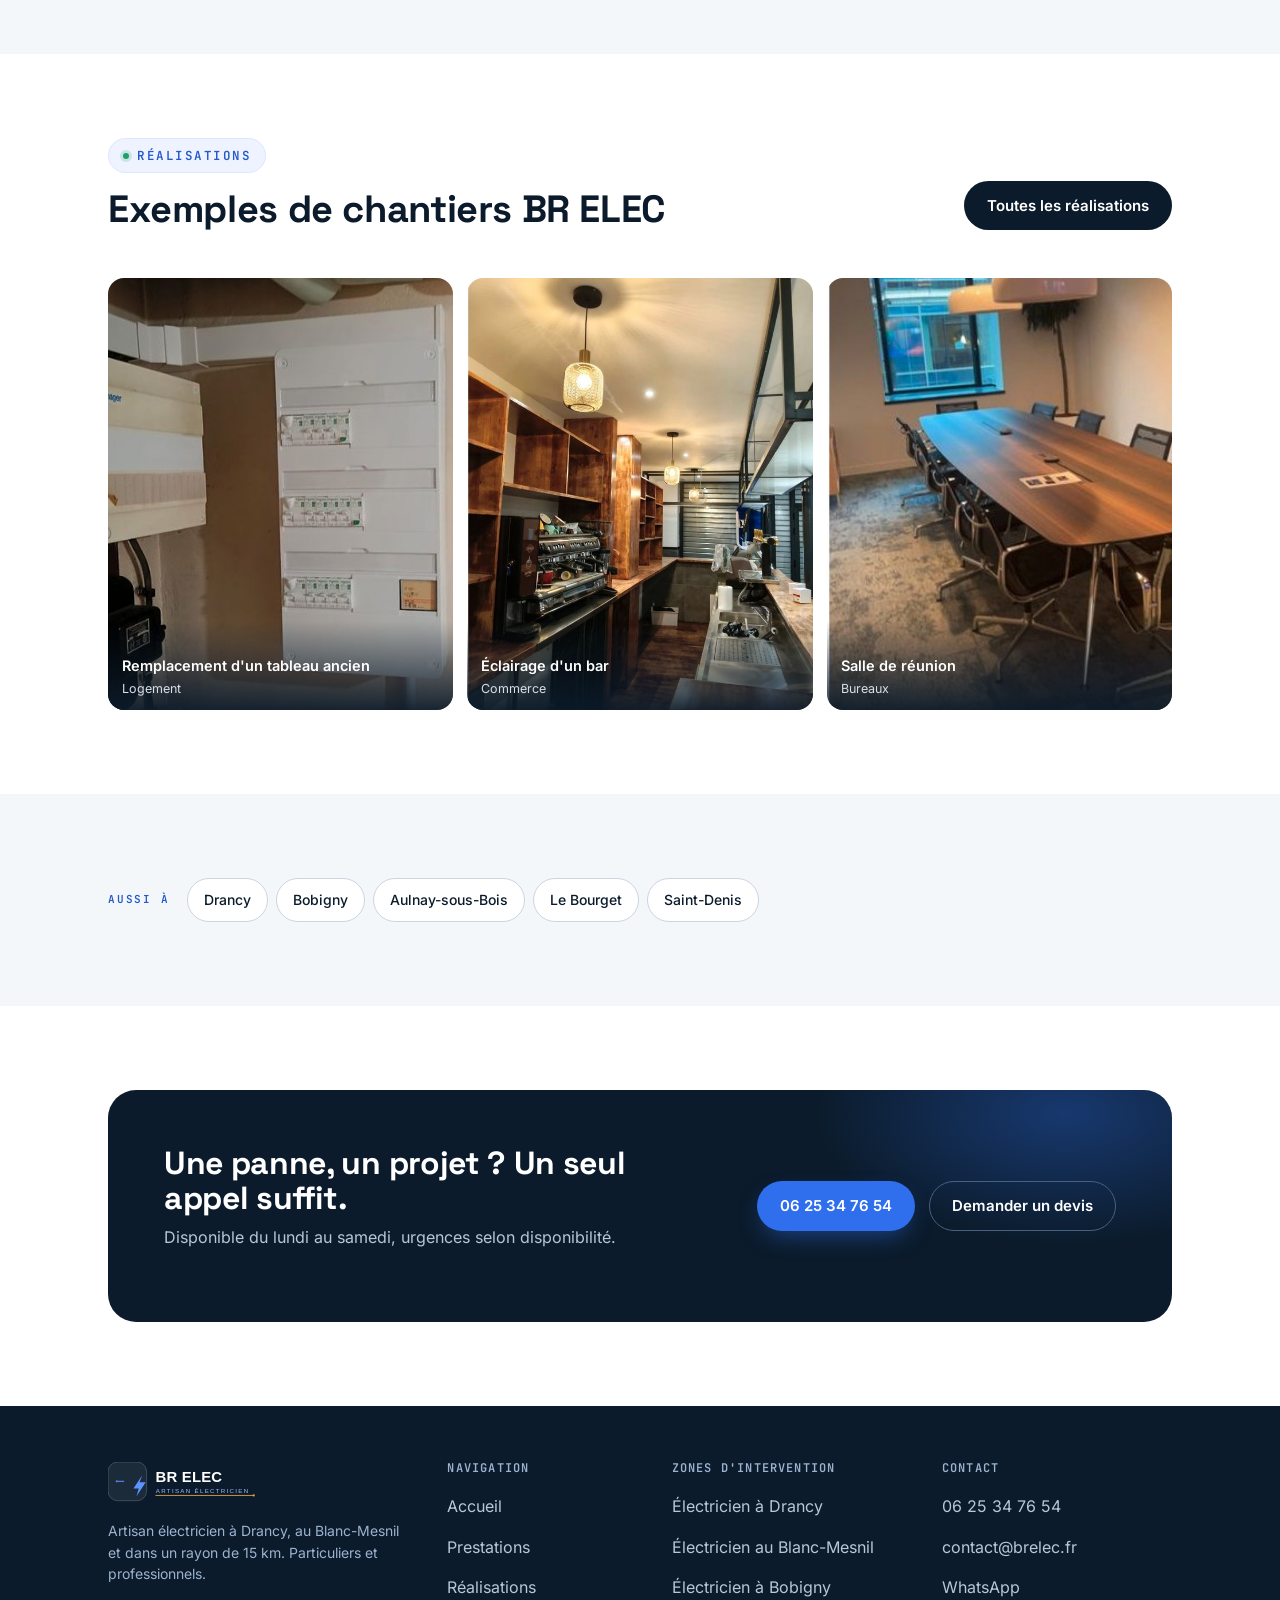
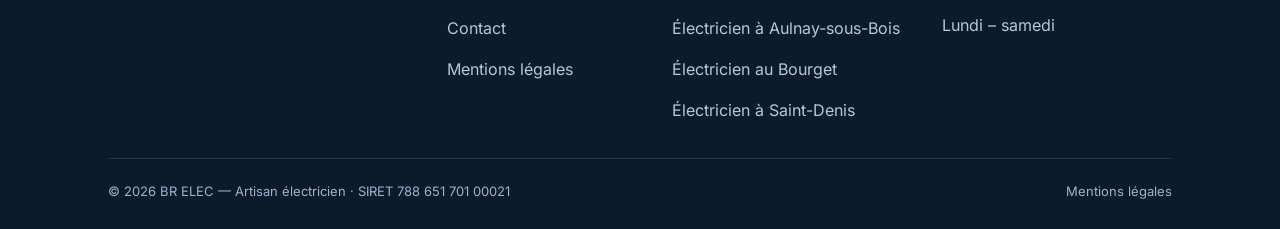
<file: electricien-le-blanc-mesnil.html>
<!doctype html>
<html lang="fr">
<head>
<meta charset="UTF-8">
<meta name="viewport" content="width=device-width, initial-scale=1.0, viewport-fit=cover">
<title>Électricien au Blanc-Mesnil (93150) — BR ELEC</title>
<meta name="description" content="BR ELEC est installé au Blanc-Mesnil. Dépannage, tableau, rénovation, éclairage : un électricien de la commune, joignable directement, du lundi au samedi.">
<link rel="canonical" href="https://www.brelec.fr/electricien-le-blanc-mesnil">
<meta name="theme-color" content="#0B1B2B">
<meta property="og:type" content="website">
<meta property="og:site_name" content="BR ELEC">
<meta property="og:locale" content="fr_FR">
<meta property="og:title" content="Électricien au Blanc-Mesnil (93150) — BR ELEC">
<meta property="og:description" content="BR ELEC est installé au Blanc-Mesnil. Dépannage, tableau, rénovation, éclairage : un électricien de la commune, joignable directement, du lundi au samedi.">
<meta property="og:url" content="https://www.brelec.fr/electricien-le-blanc-mesnil">
<meta property="og:image" content="https://www.brelec.fr/assets/img/og.jpg">
<meta property="og:image:width" content="1200">
<meta property="og:image:height" content="630">
<meta name="twitter:card" content="summary_large_image">
<link rel="icon" type="image/svg+xml" href="/assets/logo-mark.svg">
<link rel="apple-touch-icon" href="/assets/img/apple-touch-icon.png">
<link rel="preload" as="font" type="font/woff2" href="/assets/fonts/inter-latin-400-normal.woff2" crossorigin>
<link rel="preload" as="font" type="font/woff2" href="/assets/fonts/space-grotesk-latin-700-normal.woff2" crossorigin>
<link rel="stylesheet" href="/assets/style.css?v=4">
<script>document.documentElement.className += ' js';</script>
<script type="application/ld+json">{"@context": "https://schema.org", "@type": "Electrician", "name": "BR ELEC", "url": "https://www.brelec.fr/electricien-le-blanc-mesnil", "telephone": "+33625347654", "image": "https://www.brelec.fr/assets/img/og.jpg", "parentOrganization": {"@id": "https://www.brelec.fr/#entreprise"}, "address": {"@type": "PostalAddress", "streetAddress": "117 avenue Henri Barbusse", "postalCode": "93150", "addressLocality": "Le Blanc-Mesnil", "addressRegion": "Île-de-France", "addressCountry": "FR"}, "areaServed": {"@type": "City", "name": "Le Blanc-Mesnil", "postalCode": "93150"}}</script>
</head>
<body>
<a class="skip" href="#contenu">Aller au contenu</a>

<header class="site" id="siteHeader">
  <div class="wrap site-nav">
    <a href="/" class="brand"><img src="/assets/logo-full.svg" alt="BR ELEC — Artisan électricien" width="166" height="46"></a>
    <nav class="links" aria-label="Navigation principale"><a href="/">Accueil</a><a href="/services">Prestations</a><a href="/realisations">Réalisations</a><a href="/contact">Contact</a></nav>
    <a href="tel:+33625347654" class="btn btn-primary header-call"><svg width="16" height="16" viewBox="0 0 24 24" fill="none" stroke="currentColor" stroke-width="2" aria-hidden="true"><path d="M22 16.92v3a2 2 0 0 1-2.18 2 19.79 19.79 0 0 1-8.63-3.07 19.5 19.5 0 0 1-6-6 19.79 19.79 0 0 1-3.07-8.67A2 2 0 0 1 4.11 2h3a2 2 0 0 1 2 1.72c.127.96.362 1.903.7 2.81a2 2 0 0 1-.45 2.11L8.09 9.91a16 16 0 0 0 6 6l1.27-1.27a2 2 0 0 1 2.11-.45c.907.338 1.85.573 2.81.7A2 2 0 0 1 22 16.92z"/></svg>06 25 34 76 54</a>
    <button class="burger" id="burger" type="button" aria-label="Ouvrir le menu" aria-expanded="false" aria-controls="mnav">
      <svg viewBox="0 0 24 24" fill="none" stroke="currentColor" stroke-width="2" stroke-linecap="round" aria-hidden="true"><path d="M4 7h16M4 12h16M4 17h16"/></svg>
    </button>
  </div>
</header>

<div class="mnav" id="mnav" hidden>
  <div class="mnav-top">
    <img src="/assets/logo-full-white.svg" alt="BR ELEC" width="166" height="46">
    <button class="mnav-close" id="mnavClose" type="button" aria-label="Fermer le menu">
      <svg viewBox="0 0 24 24" fill="none" stroke="currentColor" stroke-width="2" stroke-linecap="round" aria-hidden="true"><path d="M6 6l12 12M18 6L6 18"/></svg>
    </button>
  </div>
  <nav class="mnav-links" aria-label="Menu"><a href="/">Accueil</a><a href="/services">Prestations</a><a href="/realisations">Réalisations</a><a href="/contact">Contact &amp; devis</a></nav>
  <div class="mnav-foot">
    <div class="mono">Lundi – samedi · urgences selon disponibilité</div>
    <a class="mnav-call" href="tel:+33625347654"><svg viewBox="0 0 24 24" fill="none" stroke="currentColor" stroke-width="2" aria-hidden="true"><path d="M22 16.92v3a2 2 0 0 1-2.18 2 19.79 19.79 0 0 1-8.63-3.07 19.5 19.5 0 0 1-6-6 19.79 19.79 0 0 1-3.07-8.67A2 2 0 0 1 4.11 2h3a2 2 0 0 1 2 1.72c.127.96.362 1.903.7 2.81a2 2 0 0 1-.45 2.11L8.09 9.91a16 16 0 0 0 6 6l1.27-1.27a2 2 0 0 1 2.11-.45c.907.338 1.85.573 2.81.7A2 2 0 0 1 22 16.92z"/></svg>06 25 34 76 54</a>
    <p>Drancy · Le Blanc-Mesnil · 15 km autour</p>
  </div>
</div>

<main id="contenu">

<section class="city-hero">
  <div class="wrap city-grid">
    <div>
      <div class="crumbs"><a href="/">Accueil</a><i>/</i><a href="/services">Zones d'intervention</a><i>/</i><b>Le Blanc-Mesnil</b></div>
      <h1>Électricien au Blanc-Mesnil <span>(93150)</span></h1>
      <p class="lead">BR ELEC est installé au Blanc-Mesnil. Dépannage, tableau, rénovation, éclairage : un électricien de la commune, joignable directement, du lundi au samedi.</p>
      <div class="hero-cta">
        <a class="btn btn-primary" href="tel:+33625347654">Appeler le 06 25 34 76 54</a>
        <a class="btn btn-ghost" href="/contact">Devis gratuit en ligne</a>
      </div>
      <div class="info-card">
        <div class="mono">Intervention au Blanc-Mesnil</div>
        <dl>
          <div><dt>Base de départ</dt><dd>Le Blanc-Mesnil (93150)</dd></div>
          <div><dt>Distance depuis la base</dt><dd>Sur place</dd></div>
          <div><dt>Disponibilité</dt><dd>Lundi – samedi</dd></div>
          <div><dt>Devis</dt><dd>Gratuit, avant intervention</dd></div>
        </dl>
      </div>
    </div>
    <figure class="map-card" style="margin:0;">
      <svg class="zone-map" viewBox="0 0 600 600" role="group" aria-label="Carte schématique de la zone d'intervention : 15 km autour de Drancy"><circle class="ring main" cx="300.0" cy="300.0" r="277.5"/><circle class="ring" cx="300.0" cy="300.0" r="92.5"/><text class="ring-label" x="300.0" y="386.5" text-anchor="middle">5 KM</text><circle class="ring" cx="300.0" cy="300.0" r="185.0"/><text class="ring-label" x="300.0" y="479.0" text-anchor="middle">10 KM</text><text class="ring-label main" x="300.0" y="568.5" text-anchor="middle">15 KM</text><g class="city minor"><circle class="dot" cx="233.5" cy="291.8" r="3"/><text x="224.5" y="306.8" text-anchor="end">La Courneuve</text></g><g class="city minor"><circle class="dot" cx="350.4" cy="344.2" r="3"/><text x="360.4" y="348.2" text-anchor="start">Bondy</text></g><g class="city minor"><circle class="dot" cx="251.2" cy="360.3" r="3"/><text x="241.2" y="364.3" text-anchor="end">Pantin</text></g><g class="city minor"><circle class="dot" cx="408.6" cy="267.1" r="3"/><text x="416.6" y="261.1" text-anchor="start">Sevran</text></g><g class="city minor"><circle class="dot" cx="214.4" cy="384.3" r="3"/><text x="204.4" y="388.3" text-anchor="end">Paris nord-est</text></g><g class="city minor"><circle class="dot" cx="422.3" cy="309.7" r="3"/><text x="432.3" y="314.7" text-anchor="start">Livry-Gargan</text></g><g class="city minor"><circle class="dot" cx="434.5" cy="235.6" r="3"/><text x="444.5" y="239.6" text-anchor="start">Villepinte</text></g><g class="city minor"><circle class="dot" cx="304.7" cy="169.8" r="3"/><text x="314.7" y="173.8" text-anchor="start">Gonesse</text></g><g class="city minor"><circle class="dot" cx="208.8" cy="149.2" r="3"/><text x="198.8" y="153.2" text-anchor="end">Sarcelles</text></g><g class="city minor"><circle class="dot" cx="396.7" cy="134.8" r="3"/><text x="396.7" y="123.8" text-anchor="middle">Roissy-en-France</text></g><g class="city minor"><circle class="dot" cx="296.6" cy="429.0" r="3"/><text x="306.6" y="433.0" text-anchor="start">Montreuil</text></g><g class="city minor"><circle class="dot" cx="445.3" cy="455.7" r="3"/><text x="445.3" y="474.7" text-anchor="middle">Noisy-le-Grand</text></g><g class="city minor"><circle class="dot" cx="149.3" cy="324.1" r="3"/><text x="149.3" y="343.1" text-anchor="middle">Saint-Ouen</text></g><a href="/electricien-drancy"><g class="city"><circle class="dot" cx="300.0" cy="300.0" r="4.6"/><text x="313.0" y="305.0" text-anchor="start">Drancy</text></g></a><g class="city on base"><circle class="halo" cx="321.5" cy="269.3" r="17"/><circle class="dot" cx="321.5" cy="269.3" r="6.5"/><text x="321.5" y="257.3" text-anchor="middle">Le Blanc-Mesnil</text></g><a href="/electricien-bobigny"><g class="city"><circle class="dot" cx="292.3" cy="331.1" r="4.6"/><text x="292.3" y="352.1" text-anchor="middle">Bobigny</text></g></a><a href="/electricien-aulnay-sous-bois"><g class="city"><circle class="dot" cx="369.5" cy="269.8" r="4.6"/><text x="379.5" y="286.8" text-anchor="start">Aulnay-sous-Bois</text></g></a><a href="/electricien-le-bourget"><g class="city"><circle class="dot" cx="273.4" cy="276.1" r="4.6"/><text x="265.4" y="268.1" text-anchor="end">Le Bourget</text></g></a><a href="/electricien-saint-denis"><g class="city"><circle class="dot" cx="180.9" cy="274.3" r="4.6"/><text x="170.9" y="278.3" text-anchor="end">Saint-Denis</text></g></a><g class="legend"><rect x="18" y="548" width="236" height="34" rx="17"/><circle class="lg-base" cx="38" cy="565" r="5"/><text x="52" y="569">Base BR ELEC · Le Blanc-Mesnil</text></g></svg>
      <figcaption>Carte schématique, positions approximatives</figcaption>
    </figure>
  </div>
</section>

<section class="tight">
  <div class="wrap prose-cols">
    <div class="reveal"><h2>Notre commune d'attache</h2><p>BR ELEC est domicilié au Blanc-Mesnil, avenue Henri Barbusse. C'est ici que les délais d'intervention sont les plus courts.</p><p>Vous échangez avec l'artisan qui réalise les travaux : même interlocuteur pour le diagnostic, le devis et le chantier.</p></div>
    <div class="reveal"><h2>Logements et locaux professionnels</h2><p>Entre quartiers pavillonnaires et zones d'activités, Le Blanc-Mesnil mêle habitations et locaux professionnels. BR ELEC y intervient pour les deux.</p><p>Chez les particuliers : tableau, rénovation par pièce ou complète, prises et éclairage. Pour les commerces, ateliers et bureaux : éclairage, distribution électrique et câblage réseau.</p></div>
  </div>
</section>

<section class="on-mist">
  <div class="wrap">
    <div class="section-head reveal">
      <div class="eyebrow"><span class="dot"></span>Prestations</div>
      <h2>Ce que BR ELEC réalise au Blanc-Mesnil</h2>
    </div>
    <div class="link-cards">
      <a class="reveal" href="/services"><b>Dépannage</b><span>Panne, disjonctions à répétition, remise en service. Forfait diagnostic à 130 €.</span></a>
      <a class="reveal" href="/services"><b>Tableau électrique</b><span>Remplacement, protection différentielle, repérage des circuits.</span></a>
      <a class="reveal" href="/services"><b>Mise aux normes &amp; rénovation</b><span>Mise en sécurité, rénovation par pièce ou complète, NF C 15-100.</span></a>
    </div>
  </div>
</section>

<section>
  <div class="wrap">
    <div class="section-head split reveal">
      <div>
        <div class="eyebrow"><span class="dot"></span>Réalisations</div>
        <h2>Exemples de chantiers BR ELEC</h2>
      </div>
      <a href="/realisations" class="btn btn-dark">Toutes les réalisations</a>
    </div>
    <div class="work-grid works-all"><figure class="work-card reveal"><img src="/assets/photos/tableau-electrique-03.jpg" alt="Tableau neuf posé à côté de l'ancien tableau" width="452" height="513" loading="lazy" decoding="async"><figcaption><b>Remplacement d'un tableau ancien</b><span>Logement</span></figcaption></figure><figure class="work-card reveal"><img src="/assets/photos/chantier-bar-eclairage.jpg" alt="Suspensions et spots au-dessus du comptoir d'un bar" width="607" height="753" loading="lazy" decoding="async"><figcaption><b>Éclairage d'un bar</b><span>Commerce</span></figcaption></figure><figure class="work-card reveal"><img src="/assets/photos/chantier-plafonniers-salle.jpg" alt="Plafonniers et suspensions dans une salle de réunion" width="310" height="599" loading="lazy" decoding="async"><figcaption><b>Salle de réunion</b><span>Bureaux</span></figcaption></figure></div>
  </div>
</section>

<section class="on-mist">
  <div class="wrap">
    <div class="also reveal">
      <span class="mono">Aussi à</span>
      <div class="city-links"><a href="/electricien-drancy">Drancy</a><a href="/electricien-bobigny">Bobigny</a><a href="/electricien-aulnay-sous-bois">Aulnay-sous-Bois</a><a href="/electricien-le-bourget">Le Bourget</a><a href="/electricien-saint-denis">Saint-Denis</a></div>
    </div>
  </div>
</section>

<section>
  <div class="wrap">
    <div class="cta-band reveal">
      <div class="inner">
        <div>
          <h2>Une panne, un projet ? Un seul appel suffit.</h2>
          <p>Disponible du lundi au samedi, urgences selon disponibilité.</p>
        </div>
        <div class="actions">
          <a href="tel:+33625347654" class="btn btn-primary">06 25 34 76 54</a>
          <a href="/contact" class="btn btn-ghost" style="border-color:#47617F;color:white;">Demander un devis</a>
        </div>
      </div>
    </div>
  </div>
</section>

</main>

<footer class="site">
  <div class="wrap">
    <div class="footer-grid">
      <div>
        <img class="brand-foot" src="/assets/logo-full-white.svg" alt="BR ELEC" width="158" height="44">
        <p class="tagline">Artisan électricien à Drancy, au Blanc-Mesnil et dans un rayon de 15 km. Particuliers et professionnels.</p>
      </div>
      <div>
        <h2 class="foot-h">Navigation</h2>
        <ul><li><a href="/">Accueil</a></li><li><a href="/services">Prestations</a></li><li><a href="/realisations">Réalisations</a></li><li><a href="/contact">Contact</a></li><li><a href="/mentions-legales">Mentions légales</a></li></ul>
      </div>
      <div>
        <h2 class="foot-h">Zones d'intervention</h2>
        <ul><li><a href="/electricien-drancy">Électricien à Drancy</a></li><li><a href="/electricien-le-blanc-mesnil">Électricien au Blanc-Mesnil</a></li><li><a href="/electricien-bobigny">Électricien à Bobigny</a></li><li><a href="/electricien-aulnay-sous-bois">Électricien à Aulnay-sous-Bois</a></li><li><a href="/electricien-le-bourget">Électricien au Bourget</a></li><li><a href="/electricien-saint-denis">Électricien à Saint-Denis</a></li></ul>
      </div>
      <div>
        <h2 class="foot-h">Contact</h2>
        <ul>
          <li><a href="tel:+33625347654">06 25 34 76 54</a></li>
          <li><a href="mailto:contact@brelec.fr">contact@brelec.fr</a></li>
          <li><a href="https://wa.me/33625347654?text=Bonjour%2C%20je%20souhaite%20un%20devis%20pour%20%3A%20" rel="noopener">WhatsApp</a></li>
          <li>Lundi – samedi</li>
        </ul>
      </div>
    </div>
    <div class="footer-bottom">
      <span>© 2026 BR ELEC — Artisan électricien · SIRET 788 651 701 00021</span>
      <span><a href="/mentions-legales">Mentions légales</a></span>
    </div>
  </div>
</footer>

<div class="mbar" role="navigation" aria-label="Actions rapides">
  <a class="mbar-call" href="tel:+33625347654"><svg viewBox="0 0 24 24" fill="none" stroke="currentColor" stroke-width="2" aria-hidden="true"><path d="M22 16.92v3a2 2 0 0 1-2.18 2 19.79 19.79 0 0 1-8.63-3.07 19.5 19.5 0 0 1-6-6 19.79 19.79 0 0 1-3.07-8.67A2 2 0 0 1 4.11 2h3a2 2 0 0 1 2 1.72c.127.96.362 1.903.7 2.81a2 2 0 0 1-.45 2.11L8.09 9.91a16 16 0 0 0 6 6l1.27-1.27a2 2 0 0 1 2.11-.45c.907.338 1.85.573 2.81.7A2 2 0 0 1 22 16.92z"/></svg>Appeler</a>
  <a href="https://wa.me/33625347654?text=Bonjour%2C%20je%20souhaite%20un%20devis%20pour%20%3A%20" rel="noopener"><svg viewBox="0 0 24 24" fill="none" stroke="currentColor" stroke-width="2" aria-hidden="true"><path d="M21 11.5a8.4 8.4 0 0 1-12.3 7.4L3 21l2.1-5.7A8.4 8.4 0 1 1 21 11.5z"/></svg>WhatsApp</a>
  <a class="mbar-quote" href="/contact"><svg viewBox="0 0 24 24" fill="none" stroke="currentColor" stroke-width="2" aria-hidden="true"><path d="M14 3H6a2 2 0 0 0-2 2v14a2 2 0 0 0 2 2h12a2 2 0 0 0 2-2V9z"/><path d="M14 3v6h6M8 13h8M8 17h5"/></svg>Devis</a>
</div>

<script src="/assets/site.js?v=4" defer></script>
</body>
</html>
</file>
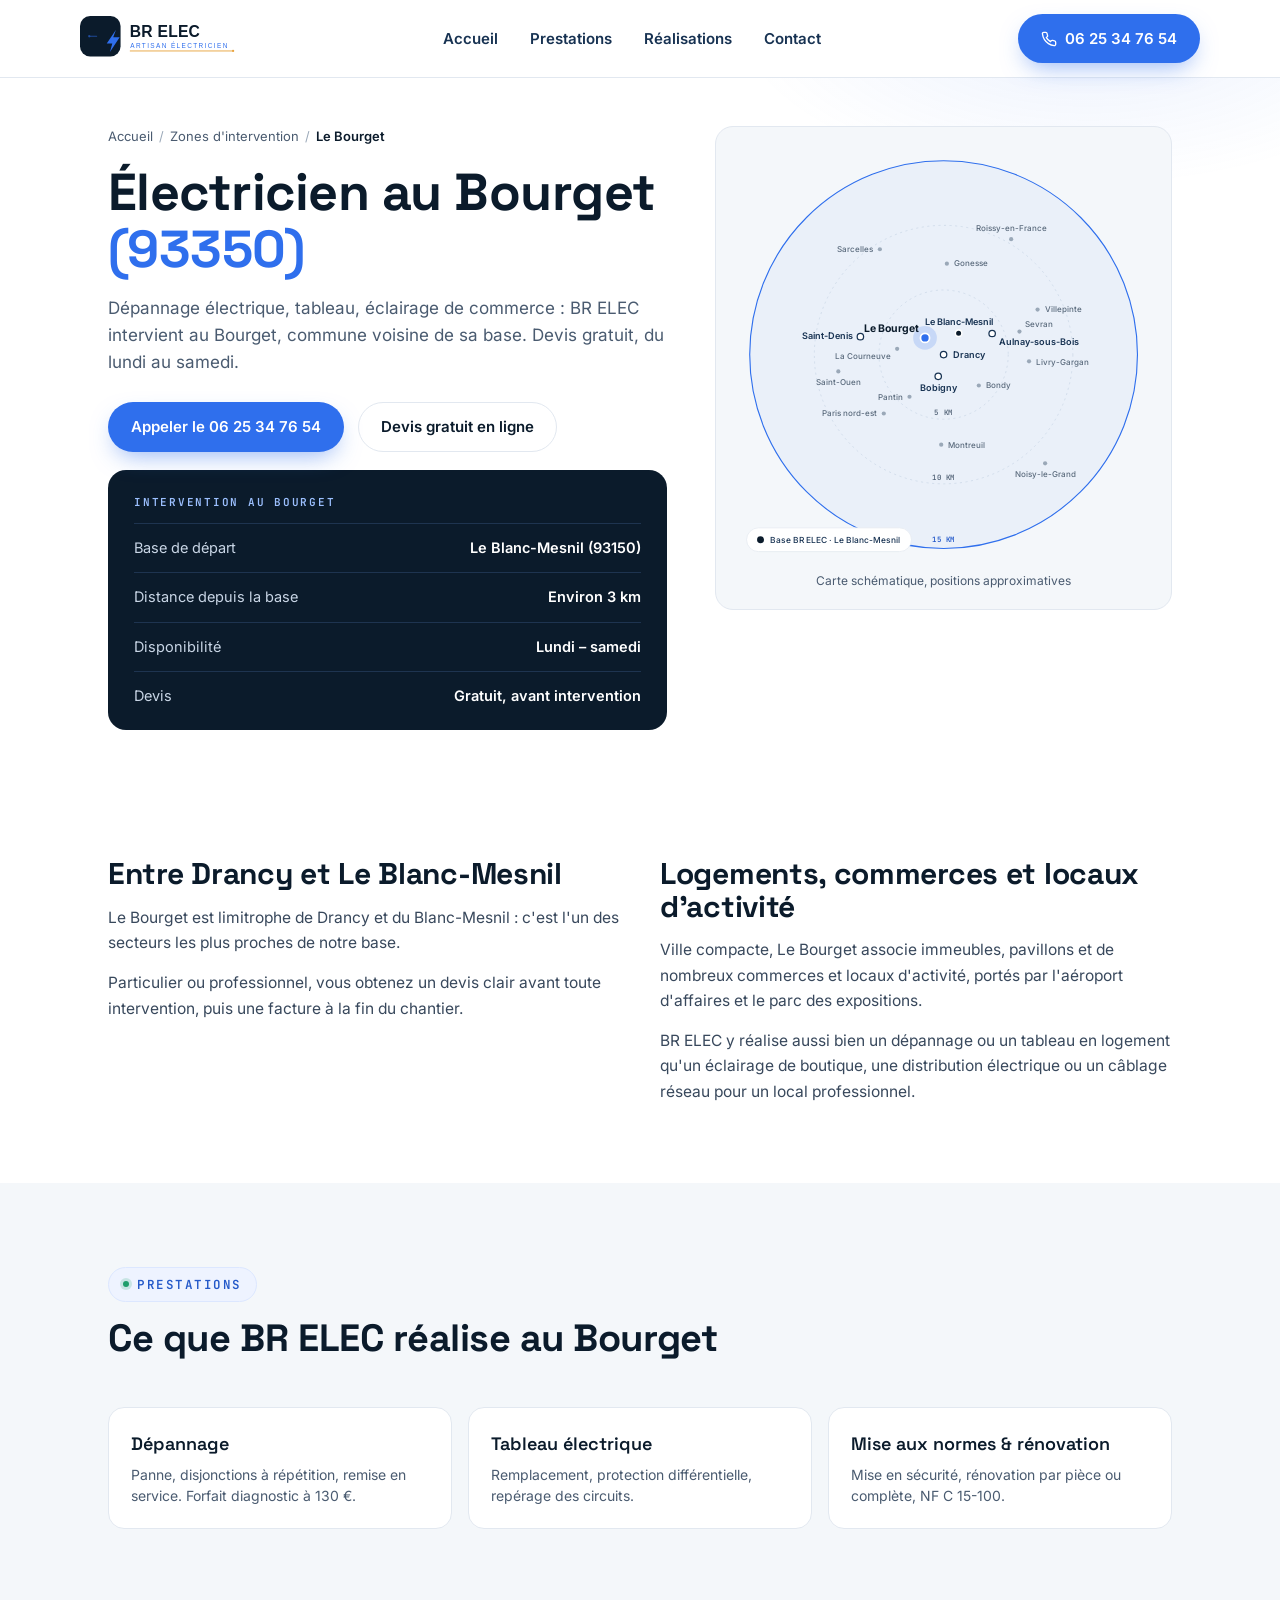
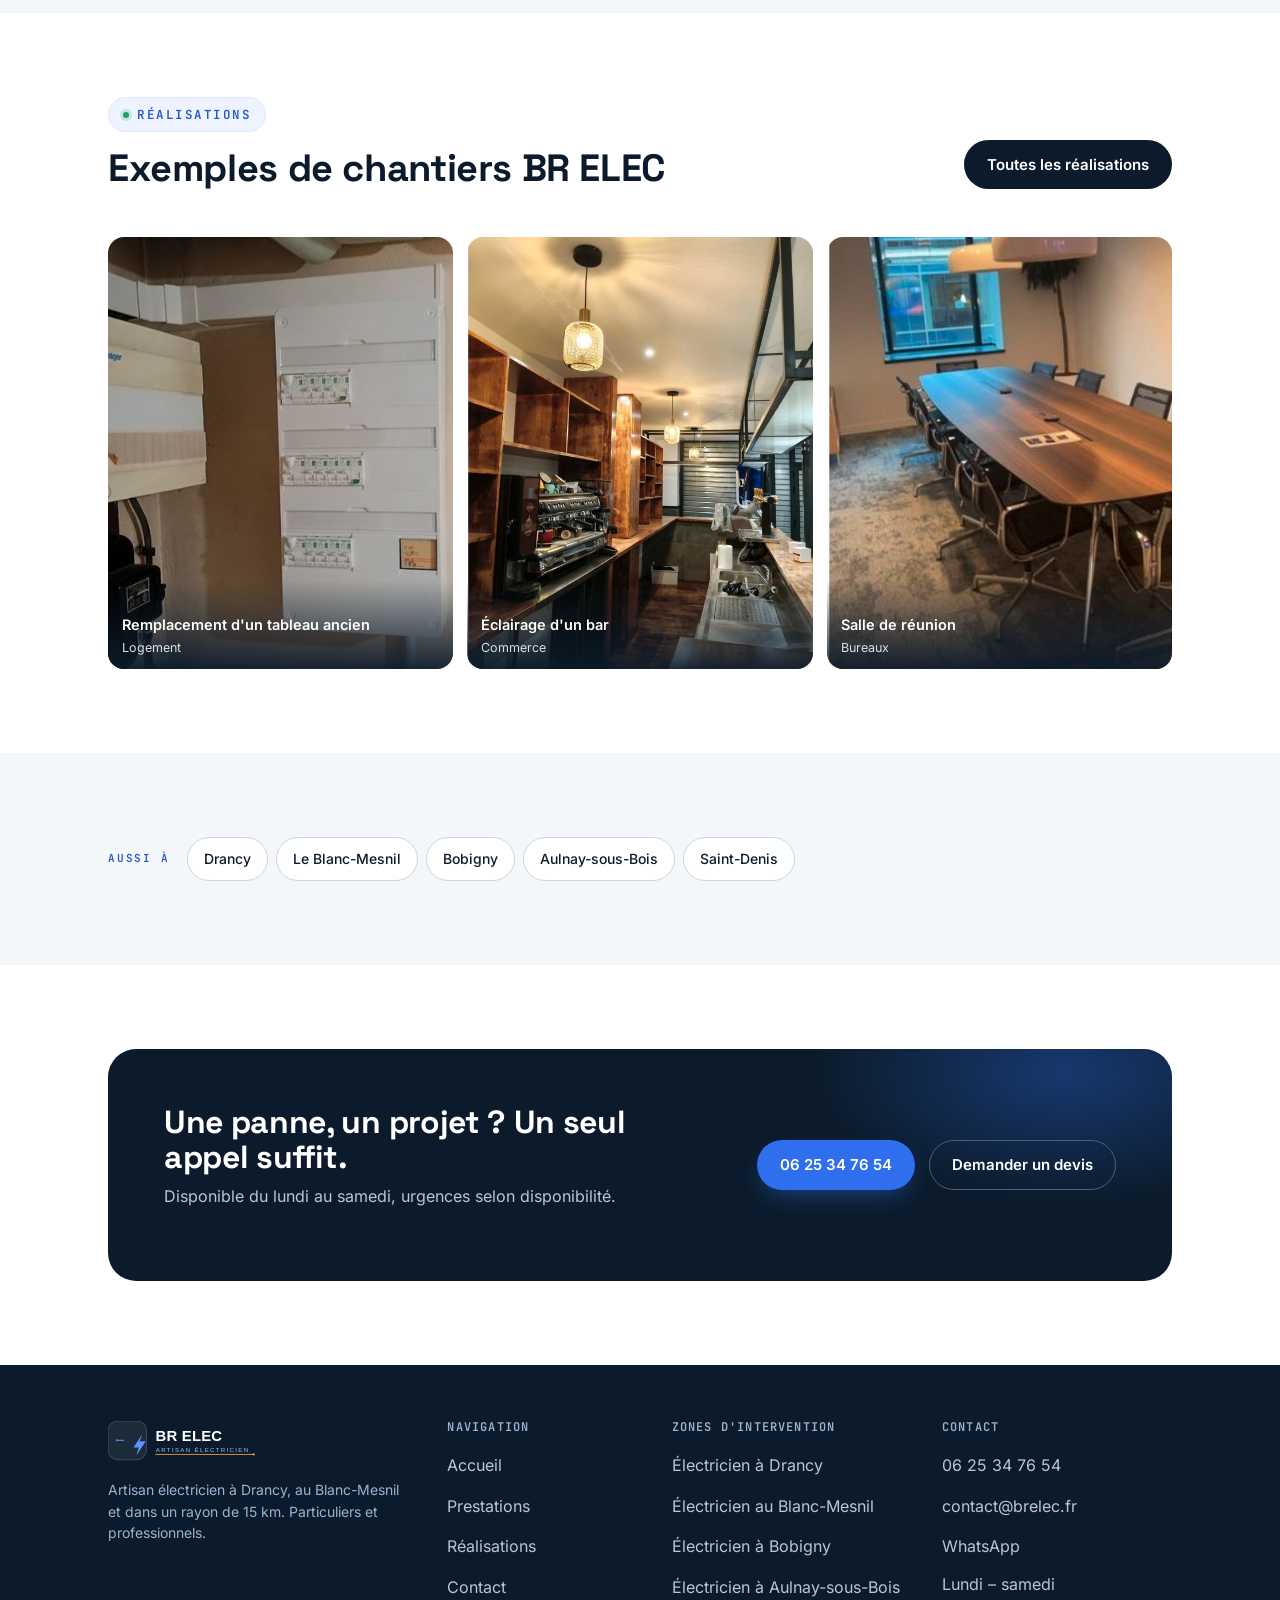
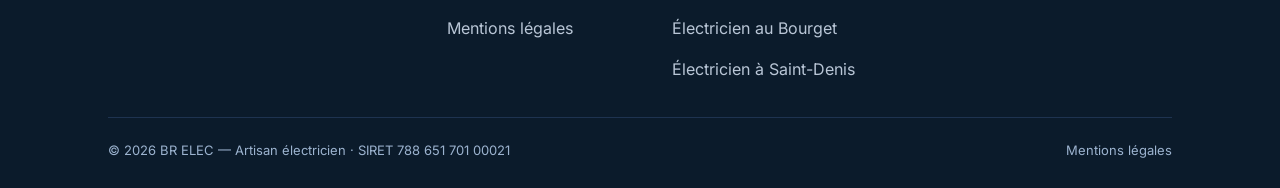
<file: electricien-le-bourget.html>
<!doctype html>
<html lang="fr">
<head>
<meta charset="UTF-8">
<meta name="viewport" content="width=device-width, initial-scale=1.0, viewport-fit=cover">
<title>Électricien au Bourget (93350) — BR ELEC</title>
<meta name="description" content="Dépannage électrique, tableau, éclairage de commerce : BR ELEC intervient au Bourget, commune voisine de sa base. Devis gratuit, du lundi au samedi.">
<link rel="canonical" href="https://www.brelec.fr/electricien-le-bourget">
<meta name="theme-color" content="#0B1B2B">
<meta property="og:type" content="website">
<meta property="og:site_name" content="BR ELEC">
<meta property="og:locale" content="fr_FR">
<meta property="og:title" content="Électricien au Bourget (93350) — BR ELEC">
<meta property="og:description" content="Dépannage électrique, tableau, éclairage de commerce : BR ELEC intervient au Bourget, commune voisine de sa base. Devis gratuit, du lundi au samedi.">
<meta property="og:url" content="https://www.brelec.fr/electricien-le-bourget">
<meta property="og:image" content="https://www.brelec.fr/assets/img/og.jpg">
<meta property="og:image:width" content="1200">
<meta property="og:image:height" content="630">
<meta name="twitter:card" content="summary_large_image">
<link rel="icon" type="image/svg+xml" href="/assets/logo-mark.svg">
<link rel="apple-touch-icon" href="/assets/img/apple-touch-icon.png">
<link rel="preload" as="font" type="font/woff2" href="/assets/fonts/inter-latin-400-normal.woff2" crossorigin>
<link rel="preload" as="font" type="font/woff2" href="/assets/fonts/space-grotesk-latin-700-normal.woff2" crossorigin>
<link rel="stylesheet" href="/assets/style.css?v=4">
<script>document.documentElement.className += ' js';</script>
<script type="application/ld+json">{"@context": "https://schema.org", "@type": "Electrician", "name": "BR ELEC", "url": "https://www.brelec.fr/electricien-le-bourget", "telephone": "+33625347654", "image": "https://www.brelec.fr/assets/img/og.jpg", "parentOrganization": {"@id": "https://www.brelec.fr/#entreprise"}, "address": {"@type": "PostalAddress", "streetAddress": "117 avenue Henri Barbusse", "postalCode": "93150", "addressLocality": "Le Blanc-Mesnil", "addressRegion": "Île-de-France", "addressCountry": "FR"}, "areaServed": {"@type": "City", "name": "Le Bourget", "postalCode": "93350"}}</script>
</head>
<body>
<a class="skip" href="#contenu">Aller au contenu</a>

<header class="site" id="siteHeader">
  <div class="wrap site-nav">
    <a href="/" class="brand"><img src="/assets/logo-full.svg" alt="BR ELEC — Artisan électricien" width="166" height="46"></a>
    <nav class="links" aria-label="Navigation principale"><a href="/">Accueil</a><a href="/services">Prestations</a><a href="/realisations">Réalisations</a><a href="/contact">Contact</a></nav>
    <a href="tel:+33625347654" class="btn btn-primary header-call"><svg width="16" height="16" viewBox="0 0 24 24" fill="none" stroke="currentColor" stroke-width="2" aria-hidden="true"><path d="M22 16.92v3a2 2 0 0 1-2.18 2 19.79 19.79 0 0 1-8.63-3.07 19.5 19.5 0 0 1-6-6 19.79 19.79 0 0 1-3.07-8.67A2 2 0 0 1 4.11 2h3a2 2 0 0 1 2 1.72c.127.96.362 1.903.7 2.81a2 2 0 0 1-.45 2.11L8.09 9.91a16 16 0 0 0 6 6l1.27-1.27a2 2 0 0 1 2.11-.45c.907.338 1.85.573 2.81.7A2 2 0 0 1 22 16.92z"/></svg>06 25 34 76 54</a>
    <button class="burger" id="burger" type="button" aria-label="Ouvrir le menu" aria-expanded="false" aria-controls="mnav">
      <svg viewBox="0 0 24 24" fill="none" stroke="currentColor" stroke-width="2" stroke-linecap="round" aria-hidden="true"><path d="M4 7h16M4 12h16M4 17h16"/></svg>
    </button>
  </div>
</header>

<div class="mnav" id="mnav" hidden>
  <div class="mnav-top">
    <img src="/assets/logo-full-white.svg" alt="BR ELEC" width="166" height="46">
    <button class="mnav-close" id="mnavClose" type="button" aria-label="Fermer le menu">
      <svg viewBox="0 0 24 24" fill="none" stroke="currentColor" stroke-width="2" stroke-linecap="round" aria-hidden="true"><path d="M6 6l12 12M18 6L6 18"/></svg>
    </button>
  </div>
  <nav class="mnav-links" aria-label="Menu"><a href="/">Accueil</a><a href="/services">Prestations</a><a href="/realisations">Réalisations</a><a href="/contact">Contact &amp; devis</a></nav>
  <div class="mnav-foot">
    <div class="mono">Lundi – samedi · urgences selon disponibilité</div>
    <a class="mnav-call" href="tel:+33625347654"><svg viewBox="0 0 24 24" fill="none" stroke="currentColor" stroke-width="2" aria-hidden="true"><path d="M22 16.92v3a2 2 0 0 1-2.18 2 19.79 19.79 0 0 1-8.63-3.07 19.5 19.5 0 0 1-6-6 19.79 19.79 0 0 1-3.07-8.67A2 2 0 0 1 4.11 2h3a2 2 0 0 1 2 1.72c.127.96.362 1.903.7 2.81a2 2 0 0 1-.45 2.11L8.09 9.91a16 16 0 0 0 6 6l1.27-1.27a2 2 0 0 1 2.11-.45c.907.338 1.85.573 2.81.7A2 2 0 0 1 22 16.92z"/></svg>06 25 34 76 54</a>
    <p>Drancy · Le Blanc-Mesnil · 15 km autour</p>
  </div>
</div>

<main id="contenu">

<section class="city-hero">
  <div class="wrap city-grid">
    <div>
      <div class="crumbs"><a href="/">Accueil</a><i>/</i><a href="/services">Zones d'intervention</a><i>/</i><b>Le Bourget</b></div>
      <h1>Électricien au Bourget <span>(93350)</span></h1>
      <p class="lead">Dépannage électrique, tableau, éclairage de commerce : BR ELEC intervient au Bourget, commune voisine de sa base. Devis gratuit, du lundi au samedi.</p>
      <div class="hero-cta">
        <a class="btn btn-primary" href="tel:+33625347654">Appeler le 06 25 34 76 54</a>
        <a class="btn btn-ghost" href="/contact">Devis gratuit en ligne</a>
      </div>
      <div class="info-card">
        <div class="mono">Intervention au Bourget</div>
        <dl>
          <div><dt>Base de départ</dt><dd>Le Blanc-Mesnil (93150)</dd></div>
          <div><dt>Distance depuis la base</dt><dd>Environ 3 km</dd></div>
          <div><dt>Disponibilité</dt><dd>Lundi – samedi</dd></div>
          <div><dt>Devis</dt><dd>Gratuit, avant intervention</dd></div>
        </dl>
      </div>
    </div>
    <figure class="map-card" style="margin:0;">
      <svg class="zone-map" viewBox="0 0 600 600" role="group" aria-label="Carte schématique de la zone d'intervention : 15 km autour de Drancy"><circle class="ring main" cx="300.0" cy="300.0" r="277.5"/><circle class="ring" cx="300.0" cy="300.0" r="92.5"/><text class="ring-label" x="300.0" y="386.5" text-anchor="middle">5 KM</text><circle class="ring" cx="300.0" cy="300.0" r="185.0"/><text class="ring-label" x="300.0" y="479.0" text-anchor="middle">10 KM</text><text class="ring-label main" x="300.0" y="568.5" text-anchor="middle">15 KM</text><g class="city minor"><circle class="dot" cx="233.5" cy="291.8" r="3"/><text x="224.5" y="306.8" text-anchor="end">La Courneuve</text></g><g class="city minor"><circle class="dot" cx="350.4" cy="344.2" r="3"/><text x="360.4" y="348.2" text-anchor="start">Bondy</text></g><g class="city minor"><circle class="dot" cx="251.2" cy="360.3" r="3"/><text x="241.2" y="364.3" text-anchor="end">Pantin</text></g><g class="city minor"><circle class="dot" cx="408.6" cy="267.1" r="3"/><text x="416.6" y="261.1" text-anchor="start">Sevran</text></g><g class="city minor"><circle class="dot" cx="214.4" cy="384.3" r="3"/><text x="204.4" y="388.3" text-anchor="end">Paris nord-est</text></g><g class="city minor"><circle class="dot" cx="422.3" cy="309.7" r="3"/><text x="432.3" y="314.7" text-anchor="start">Livry-Gargan</text></g><g class="city minor"><circle class="dot" cx="434.5" cy="235.6" r="3"/><text x="444.5" y="239.6" text-anchor="start">Villepinte</text></g><g class="city minor"><circle class="dot" cx="304.7" cy="169.8" r="3"/><text x="314.7" y="173.8" text-anchor="start">Gonesse</text></g><g class="city minor"><circle class="dot" cx="208.8" cy="149.2" r="3"/><text x="198.8" y="153.2" text-anchor="end">Sarcelles</text></g><g class="city minor"><circle class="dot" cx="396.7" cy="134.8" r="3"/><text x="396.7" y="123.8" text-anchor="middle">Roissy-en-France</text></g><g class="city minor"><circle class="dot" cx="296.6" cy="429.0" r="3"/><text x="306.6" y="433.0" text-anchor="start">Montreuil</text></g><g class="city minor"><circle class="dot" cx="445.3" cy="455.7" r="3"/><text x="445.3" y="474.7" text-anchor="middle">Noisy-le-Grand</text></g><g class="city minor"><circle class="dot" cx="149.3" cy="324.1" r="3"/><text x="149.3" y="343.1" text-anchor="middle">Saint-Ouen</text></g><a href="/electricien-drancy"><g class="city"><circle class="dot" cx="300.0" cy="300.0" r="4.6"/><text x="313.0" y="305.0" text-anchor="start">Drancy</text></g></a><a href="/electricien-le-blanc-mesnil"><g class="city base"><circle class="dot" cx="321.5" cy="269.3" r="4.6"/><text x="321.5" y="257.3" text-anchor="middle">Le Blanc-Mesnil</text></g></a><a href="/electricien-bobigny"><g class="city"><circle class="dot" cx="292.3" cy="331.1" r="4.6"/><text x="292.3" y="352.1" text-anchor="middle">Bobigny</text></g></a><a href="/electricien-aulnay-sous-bois"><g class="city"><circle class="dot" cx="369.5" cy="269.8" r="4.6"/><text x="379.5" y="286.8" text-anchor="start">Aulnay-sous-Bois</text></g></a><g class="city on"><circle class="halo" cx="273.4" cy="276.1" r="17"/><circle class="dot" cx="273.4" cy="276.1" r="6.5"/><text x="265.4" y="268.1" text-anchor="end">Le Bourget</text></g><a href="/electricien-saint-denis"><g class="city"><circle class="dot" cx="180.9" cy="274.3" r="4.6"/><text x="170.9" y="278.3" text-anchor="end">Saint-Denis</text></g></a><g class="legend"><rect x="18" y="548" width="236" height="34" rx="17"/><circle class="lg-base" cx="38" cy="565" r="5"/><text x="52" y="569">Base BR ELEC · Le Blanc-Mesnil</text></g></svg>
      <figcaption>Carte schématique, positions approximatives</figcaption>
    </figure>
  </div>
</section>

<section class="tight">
  <div class="wrap prose-cols">
    <div class="reveal"><h2>Entre Drancy et Le Blanc-Mesnil</h2><p>Le Bourget est limitrophe de Drancy et du Blanc-Mesnil : c'est l'un des secteurs les plus proches de notre base.</p><p>Particulier ou professionnel, vous obtenez un devis clair avant toute intervention, puis une facture à la fin du chantier.</p></div>
    <div class="reveal"><h2>Logements, commerces et locaux d'activité</h2><p>Ville compacte, Le Bourget associe immeubles, pavillons et de nombreux commerces et locaux d'activité, portés par l'aéroport d'affaires et le parc des expositions.</p><p>BR ELEC y réalise aussi bien un dépannage ou un tableau en logement qu'un éclairage de boutique, une distribution électrique ou un câblage réseau pour un local professionnel.</p></div>
  </div>
</section>

<section class="on-mist">
  <div class="wrap">
    <div class="section-head reveal">
      <div class="eyebrow"><span class="dot"></span>Prestations</div>
      <h2>Ce que BR ELEC réalise au Bourget</h2>
    </div>
    <div class="link-cards">
      <a class="reveal" href="/services"><b>Dépannage</b><span>Panne, disjonctions à répétition, remise en service. Forfait diagnostic à 130 €.</span></a>
      <a class="reveal" href="/services"><b>Tableau électrique</b><span>Remplacement, protection différentielle, repérage des circuits.</span></a>
      <a class="reveal" href="/services"><b>Mise aux normes &amp; rénovation</b><span>Mise en sécurité, rénovation par pièce ou complète, NF C 15-100.</span></a>
    </div>
  </div>
</section>

<section>
  <div class="wrap">
    <div class="section-head split reveal">
      <div>
        <div class="eyebrow"><span class="dot"></span>Réalisations</div>
        <h2>Exemples de chantiers BR ELEC</h2>
      </div>
      <a href="/realisations" class="btn btn-dark">Toutes les réalisations</a>
    </div>
    <div class="work-grid works-all"><figure class="work-card reveal"><img src="/assets/photos/tableau-electrique-03.jpg" alt="Tableau neuf posé à côté de l'ancien tableau" width="452" height="513" loading="lazy" decoding="async"><figcaption><b>Remplacement d'un tableau ancien</b><span>Logement</span></figcaption></figure><figure class="work-card reveal"><img src="/assets/photos/chantier-bar-eclairage.jpg" alt="Suspensions et spots au-dessus du comptoir d'un bar" width="607" height="753" loading="lazy" decoding="async"><figcaption><b>Éclairage d'un bar</b><span>Commerce</span></figcaption></figure><figure class="work-card reveal"><img src="/assets/photos/chantier-plafonniers-salle.jpg" alt="Plafonniers et suspensions dans une salle de réunion" width="310" height="599" loading="lazy" decoding="async"><figcaption><b>Salle de réunion</b><span>Bureaux</span></figcaption></figure></div>
  </div>
</section>

<section class="on-mist">
  <div class="wrap">
    <div class="also reveal">
      <span class="mono">Aussi à</span>
      <div class="city-links"><a href="/electricien-drancy">Drancy</a><a href="/electricien-le-blanc-mesnil">Le Blanc-Mesnil</a><a href="/electricien-bobigny">Bobigny</a><a href="/electricien-aulnay-sous-bois">Aulnay-sous-Bois</a><a href="/electricien-saint-denis">Saint-Denis</a></div>
    </div>
  </div>
</section>

<section>
  <div class="wrap">
    <div class="cta-band reveal">
      <div class="inner">
        <div>
          <h2>Une panne, un projet ? Un seul appel suffit.</h2>
          <p>Disponible du lundi au samedi, urgences selon disponibilité.</p>
        </div>
        <div class="actions">
          <a href="tel:+33625347654" class="btn btn-primary">06 25 34 76 54</a>
          <a href="/contact" class="btn btn-ghost" style="border-color:#47617F;color:white;">Demander un devis</a>
        </div>
      </div>
    </div>
  </div>
</section>

</main>

<footer class="site">
  <div class="wrap">
    <div class="footer-grid">
      <div>
        <img class="brand-foot" src="/assets/logo-full-white.svg" alt="BR ELEC" width="158" height="44">
        <p class="tagline">Artisan électricien à Drancy, au Blanc-Mesnil et dans un rayon de 15 km. Particuliers et professionnels.</p>
      </div>
      <div>
        <h2 class="foot-h">Navigation</h2>
        <ul><li><a href="/">Accueil</a></li><li><a href="/services">Prestations</a></li><li><a href="/realisations">Réalisations</a></li><li><a href="/contact">Contact</a></li><li><a href="/mentions-legales">Mentions légales</a></li></ul>
      </div>
      <div>
        <h2 class="foot-h">Zones d'intervention</h2>
        <ul><li><a href="/electricien-drancy">Électricien à Drancy</a></li><li><a href="/electricien-le-blanc-mesnil">Électricien au Blanc-Mesnil</a></li><li><a href="/electricien-bobigny">Électricien à Bobigny</a></li><li><a href="/electricien-aulnay-sous-bois">Électricien à Aulnay-sous-Bois</a></li><li><a href="/electricien-le-bourget">Électricien au Bourget</a></li><li><a href="/electricien-saint-denis">Électricien à Saint-Denis</a></li></ul>
      </div>
      <div>
        <h2 class="foot-h">Contact</h2>
        <ul>
          <li><a href="tel:+33625347654">06 25 34 76 54</a></li>
          <li><a href="mailto:contact@brelec.fr">contact@brelec.fr</a></li>
          <li><a href="https://wa.me/33625347654?text=Bonjour%2C%20je%20souhaite%20un%20devis%20pour%20%3A%20" rel="noopener">WhatsApp</a></li>
          <li>Lundi – samedi</li>
        </ul>
      </div>
    </div>
    <div class="footer-bottom">
      <span>© 2026 BR ELEC — Artisan électricien · SIRET 788 651 701 00021</span>
      <span><a href="/mentions-legales">Mentions légales</a></span>
    </div>
  </div>
</footer>

<div class="mbar" role="navigation" aria-label="Actions rapides">
  <a class="mbar-call" href="tel:+33625347654"><svg viewBox="0 0 24 24" fill="none" stroke="currentColor" stroke-width="2" aria-hidden="true"><path d="M22 16.92v3a2 2 0 0 1-2.18 2 19.79 19.79 0 0 1-8.63-3.07 19.5 19.5 0 0 1-6-6 19.79 19.79 0 0 1-3.07-8.67A2 2 0 0 1 4.11 2h3a2 2 0 0 1 2 1.72c.127.96.362 1.903.7 2.81a2 2 0 0 1-.45 2.11L8.09 9.91a16 16 0 0 0 6 6l1.27-1.27a2 2 0 0 1 2.11-.45c.907.338 1.85.573 2.81.7A2 2 0 0 1 22 16.92z"/></svg>Appeler</a>
  <a href="https://wa.me/33625347654?text=Bonjour%2C%20je%20souhaite%20un%20devis%20pour%20%3A%20" rel="noopener"><svg viewBox="0 0 24 24" fill="none" stroke="currentColor" stroke-width="2" aria-hidden="true"><path d="M21 11.5a8.4 8.4 0 0 1-12.3 7.4L3 21l2.1-5.7A8.4 8.4 0 1 1 21 11.5z"/></svg>WhatsApp</a>
  <a class="mbar-quote" href="/contact"><svg viewBox="0 0 24 24" fill="none" stroke="currentColor" stroke-width="2" aria-hidden="true"><path d="M14 3H6a2 2 0 0 0-2 2v14a2 2 0 0 0 2 2h12a2 2 0 0 0 2-2V9z"/><path d="M14 3v6h6M8 13h8M8 17h5"/></svg>Devis</a>
</div>

<script src="/assets/site.js?v=4" defer></script>
</body>
</html>
</file>
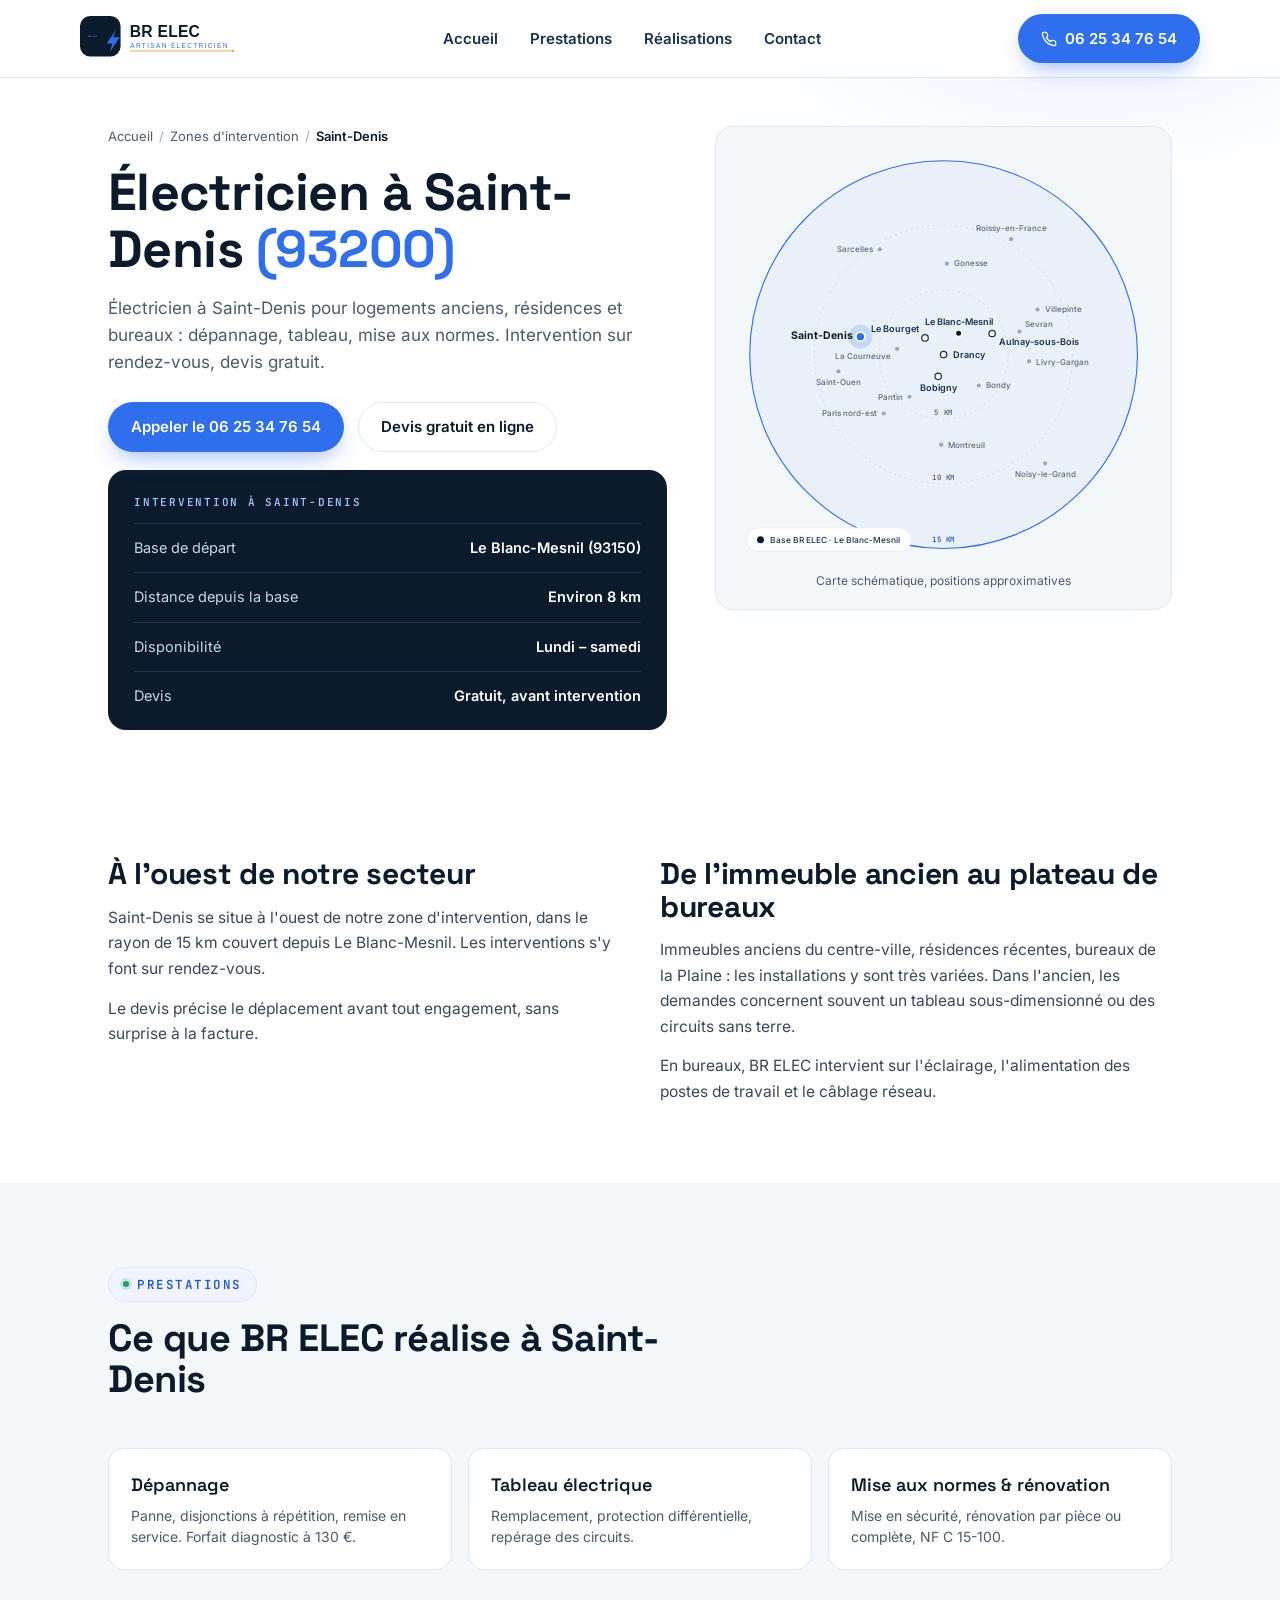
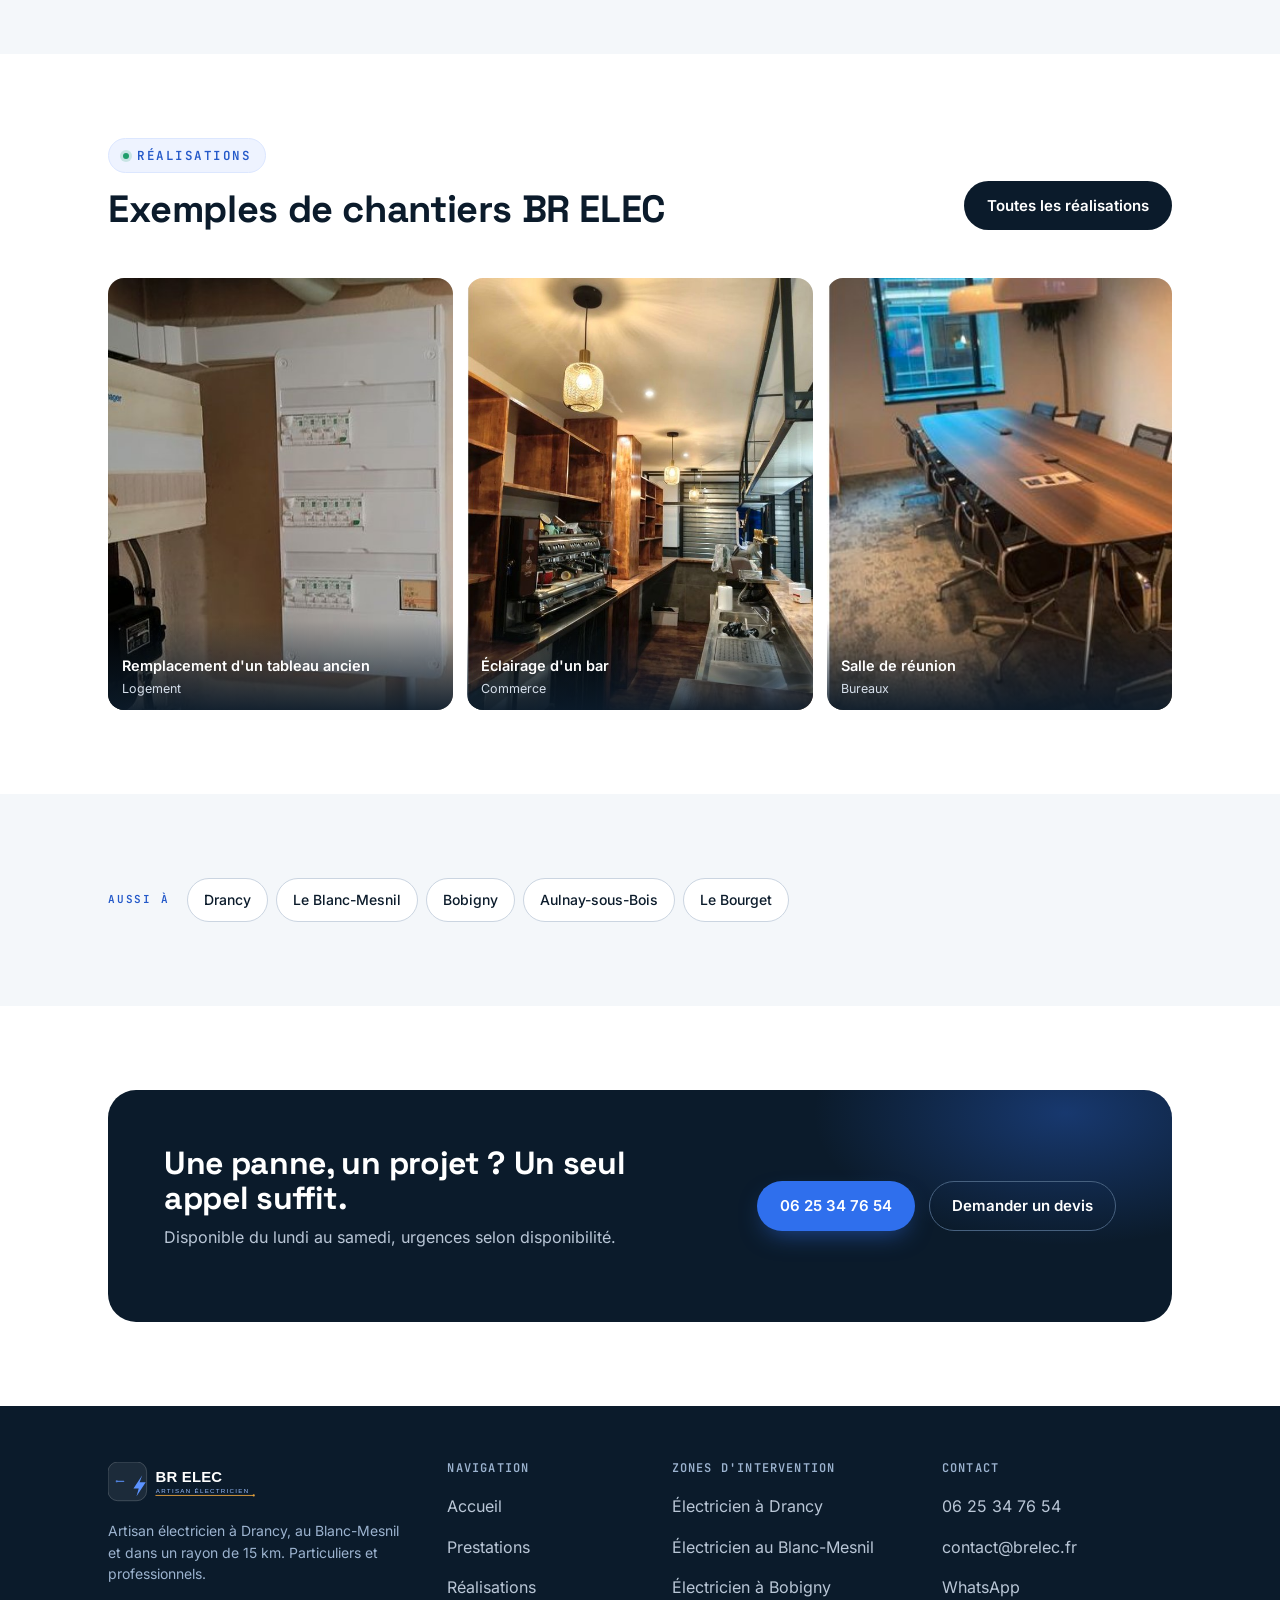
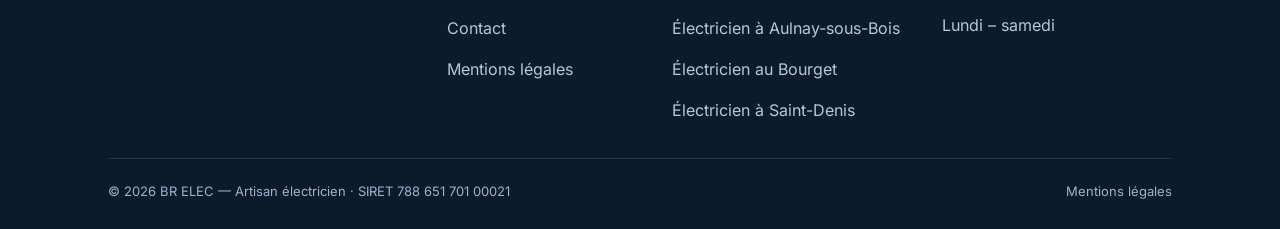
<file: electricien-saint-denis.html>
<!doctype html>
<html lang="fr">
<head>
<meta charset="UTF-8">
<meta name="viewport" content="width=device-width, initial-scale=1.0, viewport-fit=cover">
<title>Électricien à Saint-Denis (93200) — BR ELEC</title>
<meta name="description" content="Électricien à Saint-Denis pour logements anciens, résidences et bureaux : dépannage, tableau, mise aux normes. Intervention sur rendez-vous, devis gratuit.">
<link rel="canonical" href="https://www.brelec.fr/electricien-saint-denis">
<meta name="theme-color" content="#0B1B2B">
<meta property="og:type" content="website">
<meta property="og:site_name" content="BR ELEC">
<meta property="og:locale" content="fr_FR">
<meta property="og:title" content="Électricien à Saint-Denis (93200) — BR ELEC">
<meta property="og:description" content="Électricien à Saint-Denis pour logements anciens, résidences et bureaux : dépannage, tableau, mise aux normes. Intervention sur rendez-vous, devis gratuit.">
<meta property="og:url" content="https://www.brelec.fr/electricien-saint-denis">
<meta property="og:image" content="https://www.brelec.fr/assets/img/og.jpg">
<meta property="og:image:width" content="1200">
<meta property="og:image:height" content="630">
<meta name="twitter:card" content="summary_large_image">
<link rel="icon" type="image/svg+xml" href="/assets/logo-mark.svg">
<link rel="apple-touch-icon" href="/assets/img/apple-touch-icon.png">
<link rel="preload" as="font" type="font/woff2" href="/assets/fonts/inter-latin-400-normal.woff2" crossorigin>
<link rel="preload" as="font" type="font/woff2" href="/assets/fonts/space-grotesk-latin-700-normal.woff2" crossorigin>
<link rel="stylesheet" href="/assets/style.css?v=4">
<script>document.documentElement.className += ' js';</script>
<script type="application/ld+json">{"@context": "https://schema.org", "@type": "Electrician", "name": "BR ELEC", "url": "https://www.brelec.fr/electricien-saint-denis", "telephone": "+33625347654", "image": "https://www.brelec.fr/assets/img/og.jpg", "parentOrganization": {"@id": "https://www.brelec.fr/#entreprise"}, "address": {"@type": "PostalAddress", "streetAddress": "117 avenue Henri Barbusse", "postalCode": "93150", "addressLocality": "Le Blanc-Mesnil", "addressRegion": "Île-de-France", "addressCountry": "FR"}, "areaServed": {"@type": "City", "name": "Saint-Denis", "postalCode": "93200"}}</script>
</head>
<body>
<a class="skip" href="#contenu">Aller au contenu</a>

<header class="site" id="siteHeader">
  <div class="wrap site-nav">
    <a href="/" class="brand"><img src="/assets/logo-full.svg" alt="BR ELEC — Artisan électricien" width="166" height="46"></a>
    <nav class="links" aria-label="Navigation principale"><a href="/">Accueil</a><a href="/services">Prestations</a><a href="/realisations">Réalisations</a><a href="/contact">Contact</a></nav>
    <a href="tel:+33625347654" class="btn btn-primary header-call"><svg width="16" height="16" viewBox="0 0 24 24" fill="none" stroke="currentColor" stroke-width="2" aria-hidden="true"><path d="M22 16.92v3a2 2 0 0 1-2.18 2 19.79 19.79 0 0 1-8.63-3.07 19.5 19.5 0 0 1-6-6 19.79 19.79 0 0 1-3.07-8.67A2 2 0 0 1 4.11 2h3a2 2 0 0 1 2 1.72c.127.96.362 1.903.7 2.81a2 2 0 0 1-.45 2.11L8.09 9.91a16 16 0 0 0 6 6l1.27-1.27a2 2 0 0 1 2.11-.45c.907.338 1.85.573 2.81.7A2 2 0 0 1 22 16.92z"/></svg>06 25 34 76 54</a>
    <button class="burger" id="burger" type="button" aria-label="Ouvrir le menu" aria-expanded="false" aria-controls="mnav">
      <svg viewBox="0 0 24 24" fill="none" stroke="currentColor" stroke-width="2" stroke-linecap="round" aria-hidden="true"><path d="M4 7h16M4 12h16M4 17h16"/></svg>
    </button>
  </div>
</header>

<div class="mnav" id="mnav" hidden>
  <div class="mnav-top">
    <img src="/assets/logo-full-white.svg" alt="BR ELEC" width="166" height="46">
    <button class="mnav-close" id="mnavClose" type="button" aria-label="Fermer le menu">
      <svg viewBox="0 0 24 24" fill="none" stroke="currentColor" stroke-width="2" stroke-linecap="round" aria-hidden="true"><path d="M6 6l12 12M18 6L6 18"/></svg>
    </button>
  </div>
  <nav class="mnav-links" aria-label="Menu"><a href="/">Accueil</a><a href="/services">Prestations</a><a href="/realisations">Réalisations</a><a href="/contact">Contact &amp; devis</a></nav>
  <div class="mnav-foot">
    <div class="mono">Lundi – samedi · urgences selon disponibilité</div>
    <a class="mnav-call" href="tel:+33625347654"><svg viewBox="0 0 24 24" fill="none" stroke="currentColor" stroke-width="2" aria-hidden="true"><path d="M22 16.92v3a2 2 0 0 1-2.18 2 19.79 19.79 0 0 1-8.63-3.07 19.5 19.5 0 0 1-6-6 19.79 19.79 0 0 1-3.07-8.67A2 2 0 0 1 4.11 2h3a2 2 0 0 1 2 1.72c.127.96.362 1.903.7 2.81a2 2 0 0 1-.45 2.11L8.09 9.91a16 16 0 0 0 6 6l1.27-1.27a2 2 0 0 1 2.11-.45c.907.338 1.85.573 2.81.7A2 2 0 0 1 22 16.92z"/></svg>06 25 34 76 54</a>
    <p>Drancy · Le Blanc-Mesnil · 15 km autour</p>
  </div>
</div>

<main id="contenu">

<section class="city-hero">
  <div class="wrap city-grid">
    <div>
      <div class="crumbs"><a href="/">Accueil</a><i>/</i><a href="/services">Zones d'intervention</a><i>/</i><b>Saint-Denis</b></div>
      <h1>Électricien à Saint-Denis <span>(93200)</span></h1>
      <p class="lead">Électricien à Saint-Denis pour logements anciens, résidences et bureaux : dépannage, tableau, mise aux normes. Intervention sur rendez-vous, devis gratuit.</p>
      <div class="hero-cta">
        <a class="btn btn-primary" href="tel:+33625347654">Appeler le 06 25 34 76 54</a>
        <a class="btn btn-ghost" href="/contact">Devis gratuit en ligne</a>
      </div>
      <div class="info-card">
        <div class="mono">Intervention à Saint-Denis</div>
        <dl>
          <div><dt>Base de départ</dt><dd>Le Blanc-Mesnil (93150)</dd></div>
          <div><dt>Distance depuis la base</dt><dd>Environ 8 km</dd></div>
          <div><dt>Disponibilité</dt><dd>Lundi – samedi</dd></div>
          <div><dt>Devis</dt><dd>Gratuit, avant intervention</dd></div>
        </dl>
      </div>
    </div>
    <figure class="map-card" style="margin:0;">
      <svg class="zone-map" viewBox="0 0 600 600" role="group" aria-label="Carte schématique de la zone d'intervention : 15 km autour de Drancy"><circle class="ring main" cx="300.0" cy="300.0" r="277.5"/><circle class="ring" cx="300.0" cy="300.0" r="92.5"/><text class="ring-label" x="300.0" y="386.5" text-anchor="middle">5 KM</text><circle class="ring" cx="300.0" cy="300.0" r="185.0"/><text class="ring-label" x="300.0" y="479.0" text-anchor="middle">10 KM</text><text class="ring-label main" x="300.0" y="568.5" text-anchor="middle">15 KM</text><g class="city minor"><circle class="dot" cx="233.5" cy="291.8" r="3"/><text x="224.5" y="306.8" text-anchor="end">La Courneuve</text></g><g class="city minor"><circle class="dot" cx="350.4" cy="344.2" r="3"/><text x="360.4" y="348.2" text-anchor="start">Bondy</text></g><g class="city minor"><circle class="dot" cx="251.2" cy="360.3" r="3"/><text x="241.2" y="364.3" text-anchor="end">Pantin</text></g><g class="city minor"><circle class="dot" cx="408.6" cy="267.1" r="3"/><text x="416.6" y="261.1" text-anchor="start">Sevran</text></g><g class="city minor"><circle class="dot" cx="214.4" cy="384.3" r="3"/><text x="204.4" y="388.3" text-anchor="end">Paris nord-est</text></g><g class="city minor"><circle class="dot" cx="422.3" cy="309.7" r="3"/><text x="432.3" y="314.7" text-anchor="start">Livry-Gargan</text></g><g class="city minor"><circle class="dot" cx="434.5" cy="235.6" r="3"/><text x="444.5" y="239.6" text-anchor="start">Villepinte</text></g><g class="city minor"><circle class="dot" cx="304.7" cy="169.8" r="3"/><text x="314.7" y="173.8" text-anchor="start">Gonesse</text></g><g class="city minor"><circle class="dot" cx="208.8" cy="149.2" r="3"/><text x="198.8" y="153.2" text-anchor="end">Sarcelles</text></g><g class="city minor"><circle class="dot" cx="396.7" cy="134.8" r="3"/><text x="396.7" y="123.8" text-anchor="middle">Roissy-en-France</text></g><g class="city minor"><circle class="dot" cx="296.6" cy="429.0" r="3"/><text x="306.6" y="433.0" text-anchor="start">Montreuil</text></g><g class="city minor"><circle class="dot" cx="445.3" cy="455.7" r="3"/><text x="445.3" y="474.7" text-anchor="middle">Noisy-le-Grand</text></g><g class="city minor"><circle class="dot" cx="149.3" cy="324.1" r="3"/><text x="149.3" y="343.1" text-anchor="middle">Saint-Ouen</text></g><a href="/electricien-drancy"><g class="city"><circle class="dot" cx="300.0" cy="300.0" r="4.6"/><text x="313.0" y="305.0" text-anchor="start">Drancy</text></g></a><a href="/electricien-le-blanc-mesnil"><g class="city base"><circle class="dot" cx="321.5" cy="269.3" r="4.6"/><text x="321.5" y="257.3" text-anchor="middle">Le Blanc-Mesnil</text></g></a><a href="/electricien-bobigny"><g class="city"><circle class="dot" cx="292.3" cy="331.1" r="4.6"/><text x="292.3" y="352.1" text-anchor="middle">Bobigny</text></g></a><a href="/electricien-aulnay-sous-bois"><g class="city"><circle class="dot" cx="369.5" cy="269.8" r="4.6"/><text x="379.5" y="286.8" text-anchor="start">Aulnay-sous-Bois</text></g></a><a href="/electricien-le-bourget"><g class="city"><circle class="dot" cx="273.4" cy="276.1" r="4.6"/><text x="265.4" y="268.1" text-anchor="end">Le Bourget</text></g></a><g class="city on"><circle class="halo" cx="180.9" cy="274.3" r="17"/><circle class="dot" cx="180.9" cy="274.3" r="6.5"/><text x="170.9" y="278.3" text-anchor="end">Saint-Denis</text></g><g class="legend"><rect x="18" y="548" width="236" height="34" rx="17"/><circle class="lg-base" cx="38" cy="565" r="5"/><text x="52" y="569">Base BR ELEC · Le Blanc-Mesnil</text></g></svg>
      <figcaption>Carte schématique, positions approximatives</figcaption>
    </figure>
  </div>
</section>

<section class="tight">
  <div class="wrap prose-cols">
    <div class="reveal"><h2>À l'ouest de notre secteur</h2><p>Saint-Denis se situe à l'ouest de notre zone d'intervention, dans le rayon de 15 km couvert depuis Le Blanc-Mesnil. Les interventions s'y font sur rendez-vous.</p><p>Le devis précise le déplacement avant tout engagement, sans surprise à la facture.</p></div>
    <div class="reveal"><h2>De l'immeuble ancien au plateau de bureaux</h2><p>Immeubles anciens du centre-ville, résidences récentes, bureaux de la Plaine : les installations y sont très variées. Dans l'ancien, les demandes concernent souvent un tableau sous-dimensionné ou des circuits sans terre.</p><p>En bureaux, BR ELEC intervient sur l'éclairage, l'alimentation des postes de travail et le câblage réseau.</p></div>
  </div>
</section>

<section class="on-mist">
  <div class="wrap">
    <div class="section-head reveal">
      <div class="eyebrow"><span class="dot"></span>Prestations</div>
      <h2>Ce que BR ELEC réalise à Saint-Denis</h2>
    </div>
    <div class="link-cards">
      <a class="reveal" href="/services"><b>Dépannage</b><span>Panne, disjonctions à répétition, remise en service. Forfait diagnostic à 130 €.</span></a>
      <a class="reveal" href="/services"><b>Tableau électrique</b><span>Remplacement, protection différentielle, repérage des circuits.</span></a>
      <a class="reveal" href="/services"><b>Mise aux normes &amp; rénovation</b><span>Mise en sécurité, rénovation par pièce ou complète, NF C 15-100.</span></a>
    </div>
  </div>
</section>

<section>
  <div class="wrap">
    <div class="section-head split reveal">
      <div>
        <div class="eyebrow"><span class="dot"></span>Réalisations</div>
        <h2>Exemples de chantiers BR ELEC</h2>
      </div>
      <a href="/realisations" class="btn btn-dark">Toutes les réalisations</a>
    </div>
    <div class="work-grid works-all"><figure class="work-card reveal"><img src="/assets/photos/tableau-electrique-03.jpg" alt="Tableau neuf posé à côté de l'ancien tableau" width="452" height="513" loading="lazy" decoding="async"><figcaption><b>Remplacement d'un tableau ancien</b><span>Logement</span></figcaption></figure><figure class="work-card reveal"><img src="/assets/photos/chantier-bar-eclairage.jpg" alt="Suspensions et spots au-dessus du comptoir d'un bar" width="607" height="753" loading="lazy" decoding="async"><figcaption><b>Éclairage d'un bar</b><span>Commerce</span></figcaption></figure><figure class="work-card reveal"><img src="/assets/photos/chantier-plafonniers-salle.jpg" alt="Plafonniers et suspensions dans une salle de réunion" width="310" height="599" loading="lazy" decoding="async"><figcaption><b>Salle de réunion</b><span>Bureaux</span></figcaption></figure></div>
  </div>
</section>

<section class="on-mist">
  <div class="wrap">
    <div class="also reveal">
      <span class="mono">Aussi à</span>
      <div class="city-links"><a href="/electricien-drancy">Drancy</a><a href="/electricien-le-blanc-mesnil">Le Blanc-Mesnil</a><a href="/electricien-bobigny">Bobigny</a><a href="/electricien-aulnay-sous-bois">Aulnay-sous-Bois</a><a href="/electricien-le-bourget">Le Bourget</a></div>
    </div>
  </div>
</section>

<section>
  <div class="wrap">
    <div class="cta-band reveal">
      <div class="inner">
        <div>
          <h2>Une panne, un projet ? Un seul appel suffit.</h2>
          <p>Disponible du lundi au samedi, urgences selon disponibilité.</p>
        </div>
        <div class="actions">
          <a href="tel:+33625347654" class="btn btn-primary">06 25 34 76 54</a>
          <a href="/contact" class="btn btn-ghost" style="border-color:#47617F;color:white;">Demander un devis</a>
        </div>
      </div>
    </div>
  </div>
</section>

</main>

<footer class="site">
  <div class="wrap">
    <div class="footer-grid">
      <div>
        <img class="brand-foot" src="/assets/logo-full-white.svg" alt="BR ELEC" width="158" height="44">
        <p class="tagline">Artisan électricien à Drancy, au Blanc-Mesnil et dans un rayon de 15 km. Particuliers et professionnels.</p>
      </div>
      <div>
        <h2 class="foot-h">Navigation</h2>
        <ul><li><a href="/">Accueil</a></li><li><a href="/services">Prestations</a></li><li><a href="/realisations">Réalisations</a></li><li><a href="/contact">Contact</a></li><li><a href="/mentions-legales">Mentions légales</a></li></ul>
      </div>
      <div>
        <h2 class="foot-h">Zones d'intervention</h2>
        <ul><li><a href="/electricien-drancy">Électricien à Drancy</a></li><li><a href="/electricien-le-blanc-mesnil">Électricien au Blanc-Mesnil</a></li><li><a href="/electricien-bobigny">Électricien à Bobigny</a></li><li><a href="/electricien-aulnay-sous-bois">Électricien à Aulnay-sous-Bois</a></li><li><a href="/electricien-le-bourget">Électricien au Bourget</a></li><li><a href="/electricien-saint-denis">Électricien à Saint-Denis</a></li></ul>
      </div>
      <div>
        <h2 class="foot-h">Contact</h2>
        <ul>
          <li><a href="tel:+33625347654">06 25 34 76 54</a></li>
          <li><a href="mailto:contact@brelec.fr">contact@brelec.fr</a></li>
          <li><a href="https://wa.me/33625347654?text=Bonjour%2C%20je%20souhaite%20un%20devis%20pour%20%3A%20" rel="noopener">WhatsApp</a></li>
          <li>Lundi – samedi</li>
        </ul>
      </div>
    </div>
    <div class="footer-bottom">
      <span>© 2026 BR ELEC — Artisan électricien · SIRET 788 651 701 00021</span>
      <span><a href="/mentions-legales">Mentions légales</a></span>
    </div>
  </div>
</footer>

<div class="mbar" role="navigation" aria-label="Actions rapides">
  <a class="mbar-call" href="tel:+33625347654"><svg viewBox="0 0 24 24" fill="none" stroke="currentColor" stroke-width="2" aria-hidden="true"><path d="M22 16.92v3a2 2 0 0 1-2.18 2 19.79 19.79 0 0 1-8.63-3.07 19.5 19.5 0 0 1-6-6 19.79 19.79 0 0 1-3.07-8.67A2 2 0 0 1 4.11 2h3a2 2 0 0 1 2 1.72c.127.96.362 1.903.7 2.81a2 2 0 0 1-.45 2.11L8.09 9.91a16 16 0 0 0 6 6l1.27-1.27a2 2 0 0 1 2.11-.45c.907.338 1.85.573 2.81.7A2 2 0 0 1 22 16.92z"/></svg>Appeler</a>
  <a href="https://wa.me/33625347654?text=Bonjour%2C%20je%20souhaite%20un%20devis%20pour%20%3A%20" rel="noopener"><svg viewBox="0 0 24 24" fill="none" stroke="currentColor" stroke-width="2" aria-hidden="true"><path d="M21 11.5a8.4 8.4 0 0 1-12.3 7.4L3 21l2.1-5.7A8.4 8.4 0 1 1 21 11.5z"/></svg>WhatsApp</a>
  <a class="mbar-quote" href="/contact"><svg viewBox="0 0 24 24" fill="none" stroke="currentColor" stroke-width="2" aria-hidden="true"><path d="M14 3H6a2 2 0 0 0-2 2v14a2 2 0 0 0 2 2h12a2 2 0 0 0 2-2V9z"/><path d="M14 3v6h6M8 13h8M8 17h5"/></svg>Devis</a>
</div>

<script src="/assets/site.js?v=4" defer></script>
</body>
</html>
</file>
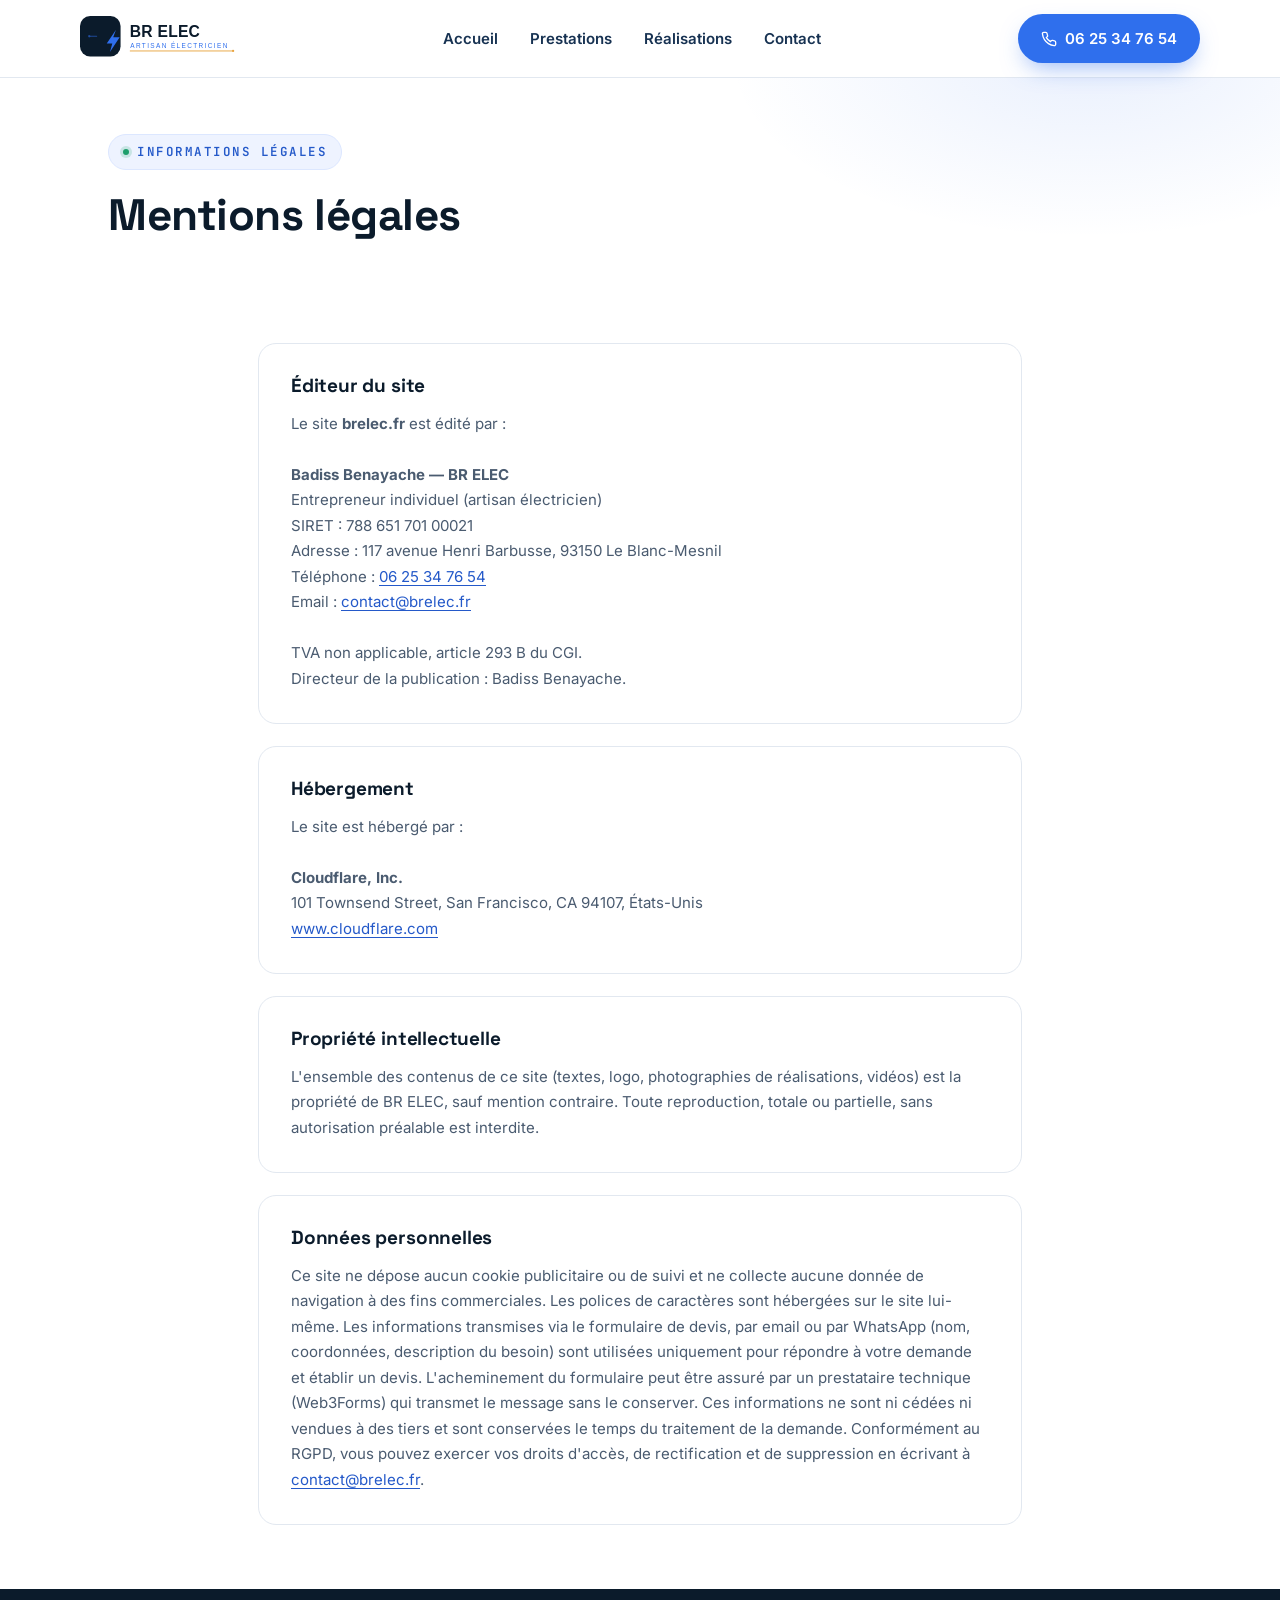
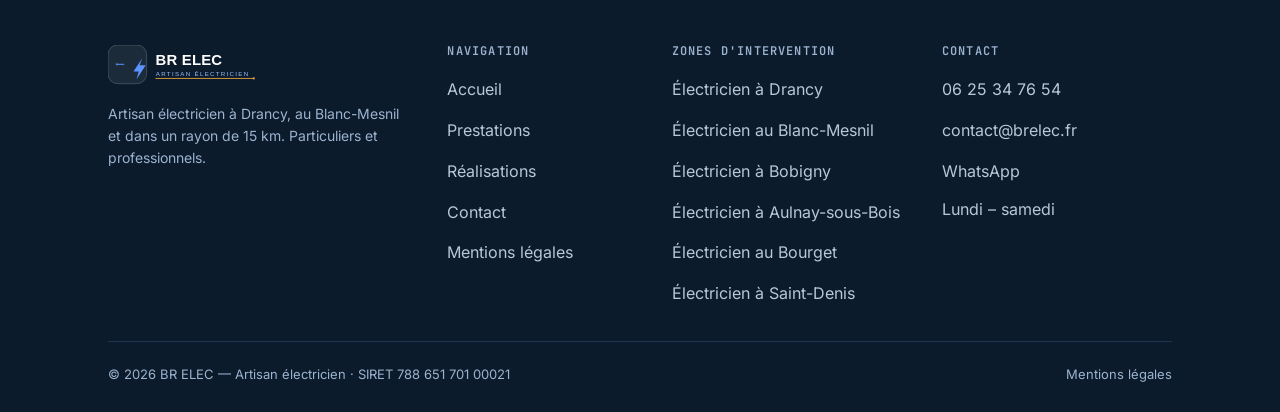
<file: mentions-legales.html>
<!doctype html>
<html lang="fr">
<head>
<meta charset="UTF-8">
<meta name="viewport" content="width=device-width, initial-scale=1.0, viewport-fit=cover">
<title>Mentions légales — BR ELEC</title>
<meta name="description" content="Mentions légales du site brelec.fr — BR ELEC, Badiss Benayache, artisan électricien en Île-de-France.">
<meta name="robots" content="noindex, follow">
<meta name="theme-color" content="#0B1B2B">
<meta property="og:type" content="website">
<meta property="og:site_name" content="BR ELEC">
<meta property="og:locale" content="fr_FR">
<meta property="og:title" content="Mentions légales — BR ELEC">
<meta property="og:description" content="Mentions légales du site brelec.fr — BR ELEC, Badiss Benayache, artisan électricien en Île-de-France.">
<meta property="og:url" content="https://www.brelec.fr/mentions-legales">
<meta property="og:image" content="https://www.brelec.fr/assets/img/og.jpg">
<meta property="og:image:width" content="1200">
<meta property="og:image:height" content="630">
<meta name="twitter:card" content="summary_large_image">
<link rel="icon" type="image/svg+xml" href="/assets/logo-mark.svg">
<link rel="apple-touch-icon" href="/assets/img/apple-touch-icon.png">
<link rel="preload" as="font" type="font/woff2" href="/assets/fonts/inter-latin-400-normal.woff2" crossorigin>
<link rel="preload" as="font" type="font/woff2" href="/assets/fonts/space-grotesk-latin-700-normal.woff2" crossorigin>
<link rel="stylesheet" href="/assets/style.css?v=4">
<script>document.documentElement.className += ' js';</script>
</head>
<body>
<a class="skip" href="#contenu">Aller au contenu</a>

<header class="site" id="siteHeader">
  <div class="wrap site-nav">
    <a href="/" class="brand"><img src="/assets/logo-full.svg" alt="BR ELEC — Artisan électricien" width="166" height="46"></a>
    <nav class="links" aria-label="Navigation principale"><a href="/">Accueil</a><a href="/services">Prestations</a><a href="/realisations">Réalisations</a><a href="/contact">Contact</a></nav>
    <a href="tel:+33625347654" class="btn btn-primary header-call"><svg width="16" height="16" viewBox="0 0 24 24" fill="none" stroke="currentColor" stroke-width="2" aria-hidden="true"><path d="M22 16.92v3a2 2 0 0 1-2.18 2 19.79 19.79 0 0 1-8.63-3.07 19.5 19.5 0 0 1-6-6 19.79 19.79 0 0 1-3.07-8.67A2 2 0 0 1 4.11 2h3a2 2 0 0 1 2 1.72c.127.96.362 1.903.7 2.81a2 2 0 0 1-.45 2.11L8.09 9.91a16 16 0 0 0 6 6l1.27-1.27a2 2 0 0 1 2.11-.45c.907.338 1.85.573 2.81.7A2 2 0 0 1 22 16.92z"/></svg>06 25 34 76 54</a>
    <button class="burger" id="burger" type="button" aria-label="Ouvrir le menu" aria-expanded="false" aria-controls="mnav">
      <svg viewBox="0 0 24 24" fill="none" stroke="currentColor" stroke-width="2" stroke-linecap="round" aria-hidden="true"><path d="M4 7h16M4 12h16M4 17h16"/></svg>
    </button>
  </div>
</header>

<div class="mnav" id="mnav" hidden>
  <div class="mnav-top">
    <img src="/assets/logo-full-white.svg" alt="BR ELEC" width="166" height="46">
    <button class="mnav-close" id="mnavClose" type="button" aria-label="Fermer le menu">
      <svg viewBox="0 0 24 24" fill="none" stroke="currentColor" stroke-width="2" stroke-linecap="round" aria-hidden="true"><path d="M6 6l12 12M18 6L6 18"/></svg>
    </button>
  </div>
  <nav class="mnav-links" aria-label="Menu"><a href="/">Accueil</a><a href="/services">Prestations</a><a href="/realisations">Réalisations</a><a href="/contact">Contact &amp; devis</a></nav>
  <div class="mnav-foot">
    <div class="mono">Lundi – samedi · urgences selon disponibilité</div>
    <a class="mnav-call" href="tel:+33625347654"><svg viewBox="0 0 24 24" fill="none" stroke="currentColor" stroke-width="2" aria-hidden="true"><path d="M22 16.92v3a2 2 0 0 1-2.18 2 19.79 19.79 0 0 1-8.63-3.07 19.5 19.5 0 0 1-6-6 19.79 19.79 0 0 1-3.07-8.67A2 2 0 0 1 4.11 2h3a2 2 0 0 1 2 1.72c.127.96.362 1.903.7 2.81a2 2 0 0 1-.45 2.11L8.09 9.91a16 16 0 0 0 6 6l1.27-1.27a2 2 0 0 1 2.11-.45c.907.338 1.85.573 2.81.7A2 2 0 0 1 22 16.92z"/></svg>06 25 34 76 54</a>
    <p>Drancy · Le Blanc-Mesnil · 15 km autour</p>
  </div>
</div>

<main id="contenu">
<section class="hero" style="padding:56px 0 40px;">
  <div class="wrap">
    <div class="eyebrow"><span class="dot"></span>Informations légales</div>
    <h1 style="font-size:clamp(30px,4vw,44px);">Mentions légales</h1>
  </div>
</section>

<section class="tight">
  <div class="wrap legal" style="max-width:820px;">

    <div class="contact-card" style="margin-bottom:22px;">
      <h2 style="font-size:19px; margin-bottom:14px;">Éditeur du site</h2>
      <p style="color:#4A5B70; font-size:15px; line-height:1.7; margin:0;">
        Le site <b>brelec.fr</b> est édité par :<br><br>
        <b>Badiss Benayache — BR ELEC</b><br>
        Entrepreneur individuel (artisan électricien)<br>
        SIRET : 788 651 701 00021<br>
        Adresse : 117 avenue Henri Barbusse, 93150 Le Blanc-Mesnil<br>
        Téléphone : <a href="tel:+33625347654">06 25 34 76 54</a><br>
        Email : <a href="mailto:contact@brelec.fr">contact@brelec.fr</a><br><br>
        TVA non applicable, article 293 B du CGI.<br>
        Directeur de la publication : Badiss Benayache.
      </p>
    </div>

    <div class="contact-card" style="margin-bottom:22px;">
      <h2 style="font-size:19px; margin-bottom:14px;">Hébergement</h2>
      <p style="color:#4A5B70; font-size:15px; line-height:1.7; margin:0;">
        Le site est hébergé par :<br><br>
        <b>Cloudflare, Inc.</b><br>
        101 Townsend Street, San Francisco, CA 94107, États-Unis<br>
        <a href="https://www.cloudflare.com" rel="noopener" target="_blank">www.cloudflare.com</a>
      </p>
    </div>

    <div class="contact-card" style="margin-bottom:22px;">
      <h2 style="font-size:19px; margin-bottom:14px;">Propriété intellectuelle</h2>
      <p style="color:#4A5B70; font-size:15px; line-height:1.7; margin:0;">
        L'ensemble des contenus de ce site (textes, logo, photographies de réalisations, vidéos) est la propriété
        de BR ELEC, sauf mention contraire. Toute reproduction, totale ou partielle, sans autorisation préalable
        est interdite.
      </p>
    </div>

    <div class="contact-card">
      <h2 style="font-size:19px; margin-bottom:14px;">Données personnelles</h2>
      <p style="color:#4A5B70; font-size:15px; line-height:1.7; margin:0;">
        Ce site ne dépose aucun cookie publicitaire ou de suivi et ne collecte aucune donnée de navigation à des
        fins commerciales. Les polices de caractères sont hébergées sur le site lui-même. Les informations transmises
        via le formulaire de devis, par email ou par WhatsApp (nom, coordonnées, description du besoin) sont utilisées
        uniquement pour répondre à votre demande et établir un devis. L'acheminement du formulaire peut être assuré par
        un prestataire technique (Web3Forms) qui transmet le message sans le conserver. Ces informations ne sont ni
        cédées ni vendues à des tiers et sont conservées le temps du traitement de la demande. Conformément au RGPD, vous pouvez exercer vos droits d'accès, de
        rectification et de suppression en écrivant à
        <a href="mailto:contact@brelec.fr">contact@brelec.fr</a>.
      </p>
    </div>

  </div>
</section>


</main>

<footer class="site">
  <div class="wrap">
    <div class="footer-grid">
      <div>
        <img class="brand-foot" src="/assets/logo-full-white.svg" alt="BR ELEC" width="158" height="44">
        <p class="tagline">Artisan électricien à Drancy, au Blanc-Mesnil et dans un rayon de 15 km. Particuliers et professionnels.</p>
      </div>
      <div>
        <h2 class="foot-h">Navigation</h2>
        <ul><li><a href="/">Accueil</a></li><li><a href="/services">Prestations</a></li><li><a href="/realisations">Réalisations</a></li><li><a href="/contact">Contact</a></li><li><a href="/mentions-legales">Mentions légales</a></li></ul>
      </div>
      <div>
        <h2 class="foot-h">Zones d'intervention</h2>
        <ul><li><a href="/electricien-drancy">Électricien à Drancy</a></li><li><a href="/electricien-le-blanc-mesnil">Électricien au Blanc-Mesnil</a></li><li><a href="/electricien-bobigny">Électricien à Bobigny</a></li><li><a href="/electricien-aulnay-sous-bois">Électricien à Aulnay-sous-Bois</a></li><li><a href="/electricien-le-bourget">Électricien au Bourget</a></li><li><a href="/electricien-saint-denis">Électricien à Saint-Denis</a></li></ul>
      </div>
      <div>
        <h2 class="foot-h">Contact</h2>
        <ul>
          <li><a href="tel:+33625347654">06 25 34 76 54</a></li>
          <li><a href="mailto:contact@brelec.fr">contact@brelec.fr</a></li>
          <li><a href="https://wa.me/33625347654?text=Bonjour%2C%20je%20souhaite%20un%20devis%20pour%20%3A%20" rel="noopener">WhatsApp</a></li>
          <li>Lundi – samedi</li>
        </ul>
      </div>
    </div>
    <div class="footer-bottom">
      <span>© 2026 BR ELEC — Artisan électricien · SIRET 788 651 701 00021</span>
      <span><a href="/mentions-legales">Mentions légales</a></span>
    </div>
  </div>
</footer>

<div class="mbar" role="navigation" aria-label="Actions rapides">
  <a class="mbar-call" href="tel:+33625347654"><svg viewBox="0 0 24 24" fill="none" stroke="currentColor" stroke-width="2" aria-hidden="true"><path d="M22 16.92v3a2 2 0 0 1-2.18 2 19.79 19.79 0 0 1-8.63-3.07 19.5 19.5 0 0 1-6-6 19.79 19.79 0 0 1-3.07-8.67A2 2 0 0 1 4.11 2h3a2 2 0 0 1 2 1.72c.127.96.362 1.903.7 2.81a2 2 0 0 1-.45 2.11L8.09 9.91a16 16 0 0 0 6 6l1.27-1.27a2 2 0 0 1 2.11-.45c.907.338 1.85.573 2.81.7A2 2 0 0 1 22 16.92z"/></svg>Appeler</a>
  <a href="https://wa.me/33625347654?text=Bonjour%2C%20je%20souhaite%20un%20devis%20pour%20%3A%20" rel="noopener"><svg viewBox="0 0 24 24" fill="none" stroke="currentColor" stroke-width="2" aria-hidden="true"><path d="M21 11.5a8.4 8.4 0 0 1-12.3 7.4L3 21l2.1-5.7A8.4 8.4 0 1 1 21 11.5z"/></svg>WhatsApp</a>
  <a class="mbar-quote" href="/contact"><svg viewBox="0 0 24 24" fill="none" stroke="currentColor" stroke-width="2" aria-hidden="true"><path d="M14 3H6a2 2 0 0 0-2 2v14a2 2 0 0 0 2 2h12a2 2 0 0 0 2-2V9z"/><path d="M14 3v6h6M8 13h8M8 17h5"/></svg>Devis</a>
</div>

<script src="/assets/site.js?v=4" defer></script>
</body>
</html>
</file>
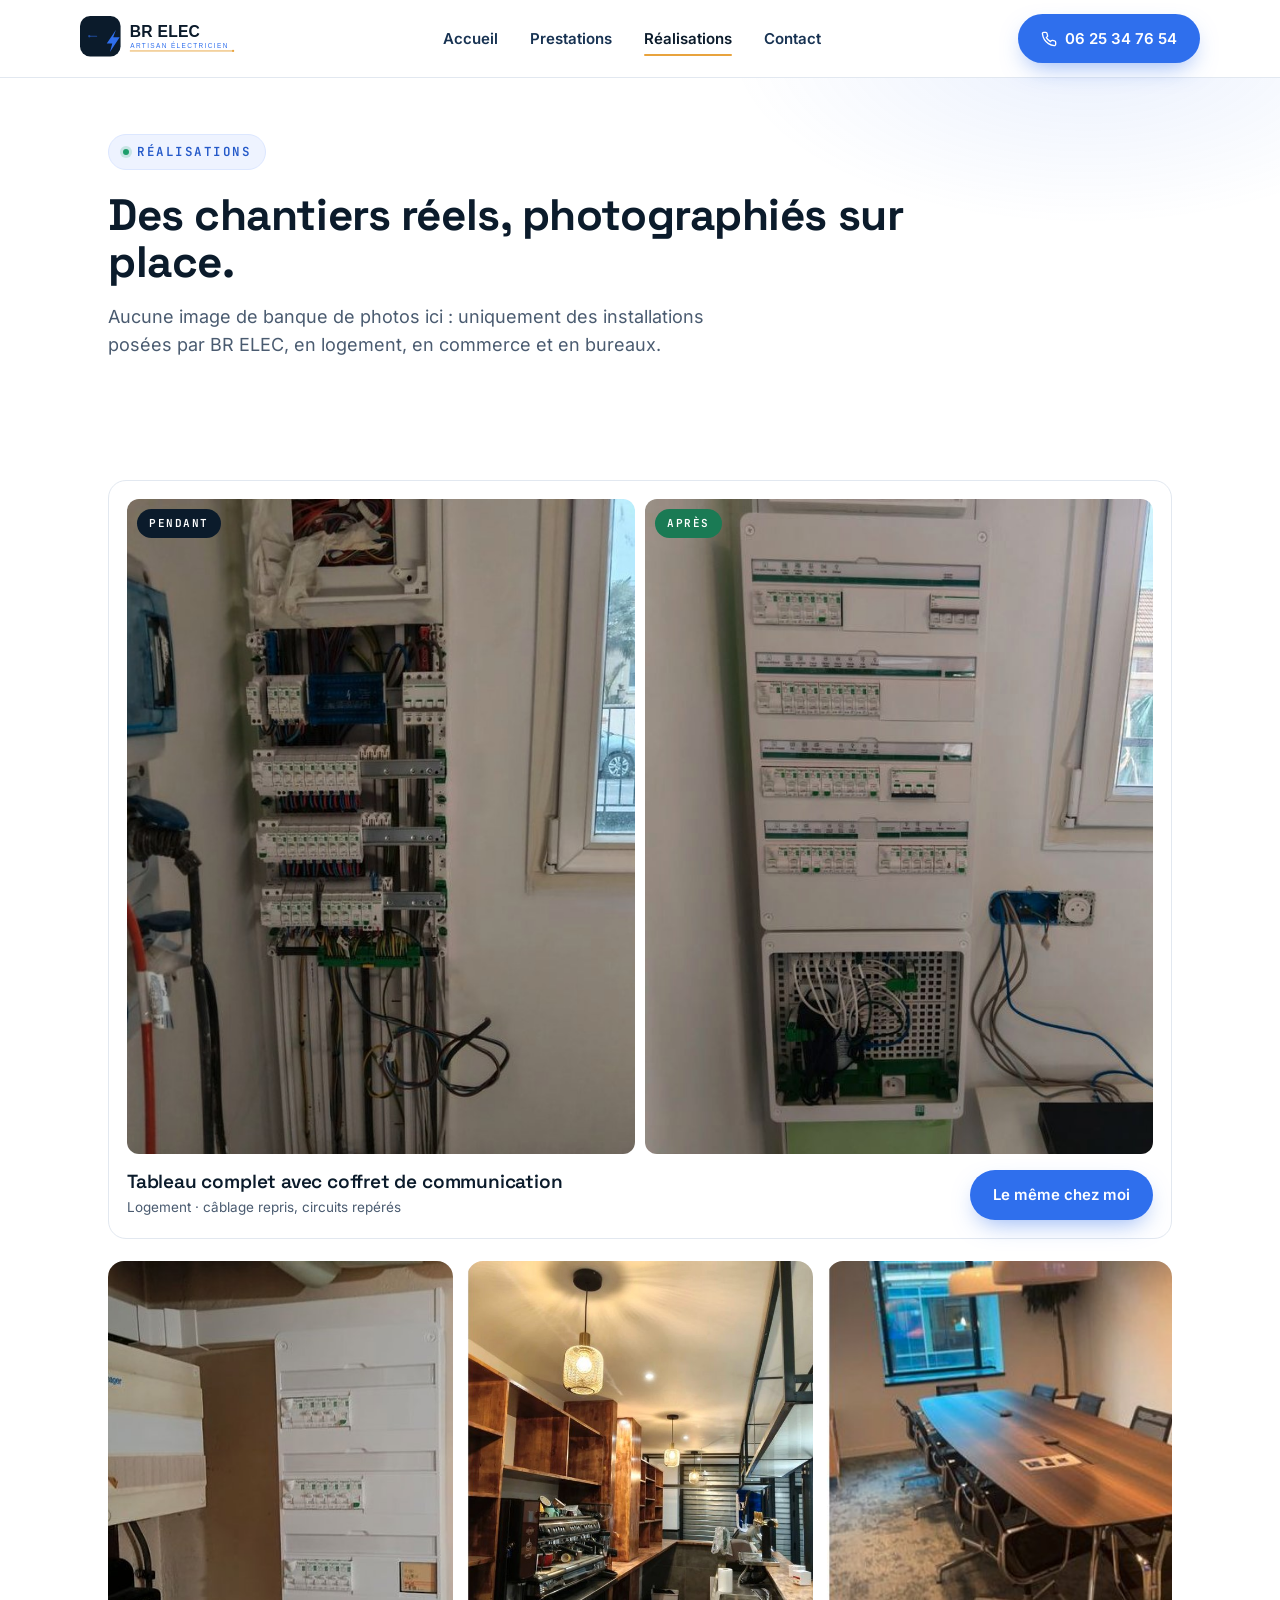
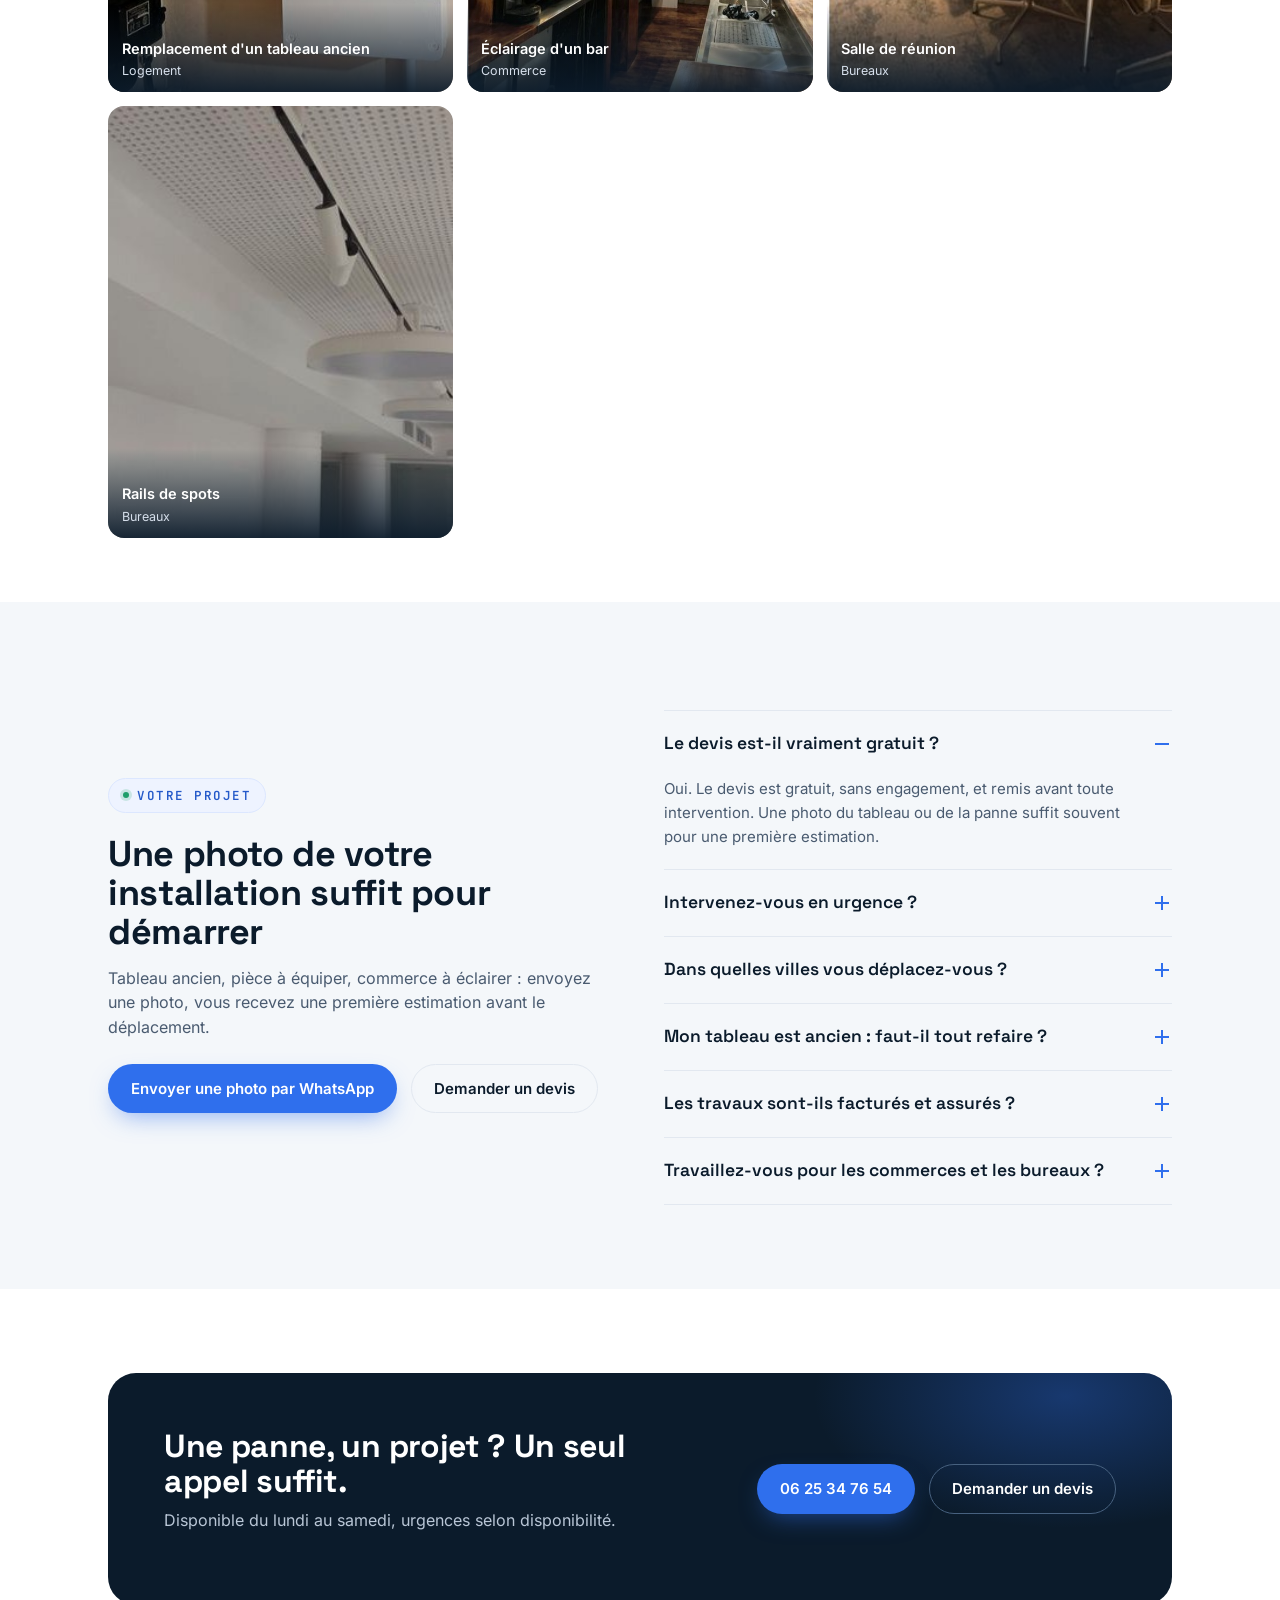
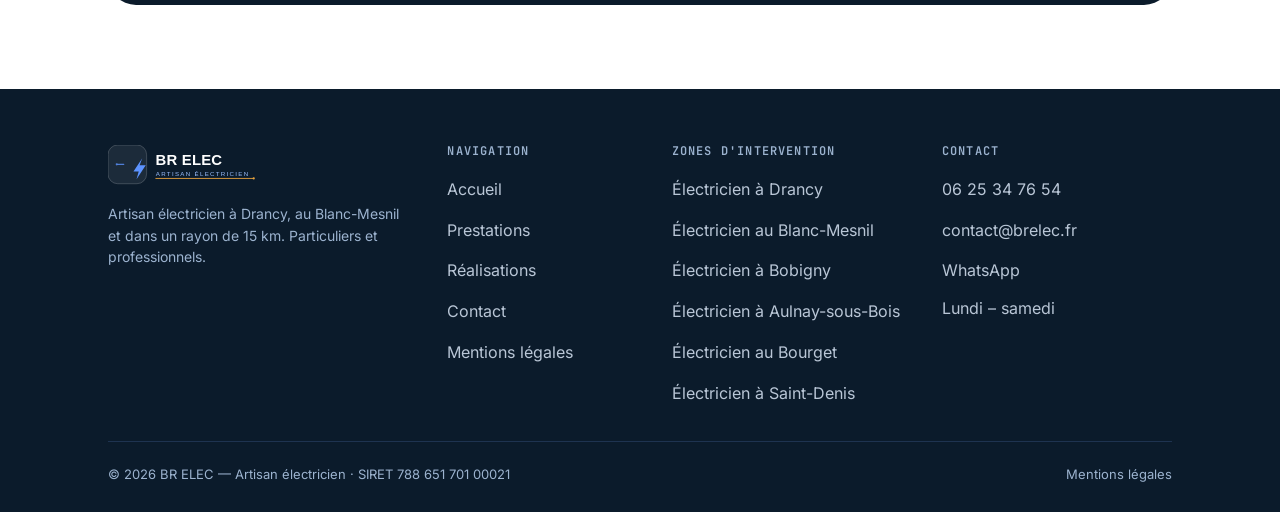
<file: realisations.html>
<!doctype html>
<html lang="fr">
<head>
<meta charset="UTF-8">
<meta name="viewport" content="width=device-width, initial-scale=1.0, viewport-fit=cover">
<title>Réalisations — BR ELEC, artisan électricien</title>
<meta name="description" content="Tableaux électriques, éclairage de commerce, bureaux : les réalisations de BR ELEC, artisan électricien à Drancy et alentours, en photos réelles.">
<link rel="canonical" href="https://www.brelec.fr/realisations">
<meta name="theme-color" content="#0B1B2B">
<meta property="og:type" content="website">
<meta property="og:site_name" content="BR ELEC">
<meta property="og:locale" content="fr_FR">
<meta property="og:title" content="Réalisations — BR ELEC, artisan électricien">
<meta property="og:description" content="Tableaux électriques, éclairage de commerce, bureaux : les réalisations de BR ELEC, artisan électricien à Drancy et alentours, en photos réelles.">
<meta property="og:url" content="https://www.brelec.fr/realisations">
<meta property="og:image" content="https://www.brelec.fr/assets/img/og.jpg">
<meta property="og:image:width" content="1200">
<meta property="og:image:height" content="630">
<meta name="twitter:card" content="summary_large_image">
<link rel="icon" type="image/svg+xml" href="/assets/logo-mark.svg">
<link rel="apple-touch-icon" href="/assets/img/apple-touch-icon.png">
<link rel="preload" as="font" type="font/woff2" href="/assets/fonts/inter-latin-400-normal.woff2" crossorigin>
<link rel="preload" as="font" type="font/woff2" href="/assets/fonts/space-grotesk-latin-700-normal.woff2" crossorigin>
<link rel="stylesheet" href="/assets/style.css?v=4">
<script>document.documentElement.className += ' js';</script>
</head>
<body>
<a class="skip" href="#contenu">Aller au contenu</a>

<header class="site" id="siteHeader">
  <div class="wrap site-nav">
    <a href="/" class="brand"><img src="/assets/logo-full.svg" alt="BR ELEC — Artisan électricien" width="166" height="46"></a>
    <nav class="links" aria-label="Navigation principale"><a href="/">Accueil</a><a href="/services">Prestations</a><a href="/realisations" class="current" aria-current="page">Réalisations</a><a href="/contact">Contact</a></nav>
    <a href="tel:+33625347654" class="btn btn-primary header-call"><svg width="16" height="16" viewBox="0 0 24 24" fill="none" stroke="currentColor" stroke-width="2" aria-hidden="true"><path d="M22 16.92v3a2 2 0 0 1-2.18 2 19.79 19.79 0 0 1-8.63-3.07 19.5 19.5 0 0 1-6-6 19.79 19.79 0 0 1-3.07-8.67A2 2 0 0 1 4.11 2h3a2 2 0 0 1 2 1.72c.127.96.362 1.903.7 2.81a2 2 0 0 1-.45 2.11L8.09 9.91a16 16 0 0 0 6 6l1.27-1.27a2 2 0 0 1 2.11-.45c.907.338 1.85.573 2.81.7A2 2 0 0 1 22 16.92z"/></svg>06 25 34 76 54</a>
    <button class="burger" id="burger" type="button" aria-label="Ouvrir le menu" aria-expanded="false" aria-controls="mnav">
      <svg viewBox="0 0 24 24" fill="none" stroke="currentColor" stroke-width="2" stroke-linecap="round" aria-hidden="true"><path d="M4 7h16M4 12h16M4 17h16"/></svg>
    </button>
  </div>
</header>

<div class="mnav" id="mnav" hidden>
  <div class="mnav-top">
    <img src="/assets/logo-full-white.svg" alt="BR ELEC" width="166" height="46">
    <button class="mnav-close" id="mnavClose" type="button" aria-label="Fermer le menu">
      <svg viewBox="0 0 24 24" fill="none" stroke="currentColor" stroke-width="2" stroke-linecap="round" aria-hidden="true"><path d="M6 6l12 12M18 6L6 18"/></svg>
    </button>
  </div>
  <nav class="mnav-links" aria-label="Menu"><a href="/">Accueil</a><a href="/services">Prestations</a><a href="/realisations" class="current" aria-current="page">Réalisations</a><a href="/contact">Contact &amp; devis</a></nav>
  <div class="mnav-foot">
    <div class="mono">Lundi – samedi · urgences selon disponibilité</div>
    <a class="mnav-call" href="tel:+33625347654"><svg viewBox="0 0 24 24" fill="none" stroke="currentColor" stroke-width="2" aria-hidden="true"><path d="M22 16.92v3a2 2 0 0 1-2.18 2 19.79 19.79 0 0 1-8.63-3.07 19.5 19.5 0 0 1-6-6 19.79 19.79 0 0 1-3.07-8.67A2 2 0 0 1 4.11 2h3a2 2 0 0 1 2 1.72c.127.96.362 1.903.7 2.81a2 2 0 0 1-.45 2.11L8.09 9.91a16 16 0 0 0 6 6l1.27-1.27a2 2 0 0 1 2.11-.45c.907.338 1.85.573 2.81.7A2 2 0 0 1 22 16.92z"/></svg>06 25 34 76 54</a>
    <p>Drancy · Le Blanc-Mesnil · 15 km autour</p>
  </div>
</div>

<main id="contenu">

<section class="hero" style="padding:56px 0 40px;">
  <div class="wrap">
    <div class="eyebrow"><span class="dot"></span>Réalisations</div>
    <h1 style="font-size:clamp(30px,4vw,44px); max-width:820px;">Des chantiers réels, photographiés sur place.</h1>
    <p class="lead" style="margin-top:16px; max-width:60ch;">Aucune image de banque de photos ici : uniquement des installations posées par BR ELEC, en logement, en commerce et en bureaux.</p>
  </div>
</section>
<section class="tight">
  <div class="wrap">
    <h2 class="sr-only">Chantiers récents</h2>
    <div class="works" style="grid-template-columns:1fr;">
      <article class="work-feature reveal">
        <div class="work-pair">
          <figure><img src="/assets/photos/tableau-electrique-02.jpg" alt="Tableau électrique en cours de câblage, capots déposés" width="602" height="758" loading="lazy" decoding="async"><span class="tag">Pendant</span></figure>
          <figure><img src="/assets/photos/tableau-electrique-01.jpg" alt="Le même tableau électrique terminé, capots posés et circuits repérés" width="584" height="753" loading="lazy" decoding="async"><span class="tag safe">Après</span></figure>
        </div>
        <div class="work-feature-foot">
          <div>
            <h3>Tableau complet avec coffret de communication</h3>
            <p>Logement · câblage repris, circuits repérés</p>
          </div>
          <a class="btn btn-primary" href="/contact">Le même chez moi</a>
        </div>
      </article>
    </div>
    <div class="work-grid works-all" style="margin-top:22px;"><figure class="work-card reveal"><img src="/assets/photos/tableau-electrique-03.jpg" alt="Tableau neuf posé à côté de l'ancien tableau" width="452" height="513" loading="lazy" decoding="async"><figcaption><b>Remplacement d'un tableau ancien</b><span>Logement</span></figcaption></figure><figure class="work-card reveal"><img src="/assets/photos/chantier-bar-eclairage.jpg" alt="Suspensions et spots au-dessus du comptoir d'un bar" width="607" height="753" loading="lazy" decoding="async"><figcaption><b>Éclairage d'un bar</b><span>Commerce</span></figcaption></figure><figure class="work-card reveal"><img src="/assets/photos/chantier-plafonniers-salle.jpg" alt="Plafonniers et suspensions dans une salle de réunion" width="310" height="599" loading="lazy" decoding="async"><figcaption><b>Salle de réunion</b><span>Bureaux</span></figcaption></figure><figure class="work-card reveal"><img src="/assets/photos/chantier-rail-spots.jpg" alt="Rails de spots fixés sur un plafond acoustique" width="295" height="595" loading="lazy" decoding="async"><figcaption><b>Rails de spots</b><span>Bureaux</span></figcaption></figure></div>
  </div>
</section>
<section class="on-mist">
  <div class="wrap grid-2" style="align-items:center; gap:48px;">
    <div class="reveal">
      <div class="eyebrow"><span class="dot"></span>Votre projet</div>
      <h2 style="font-size:clamp(26px,3.2vw,36px);">Une photo de votre installation suffit pour démarrer</h2>
      <p style="margin:14px 0 24px; color:#4A5B70;">Tableau ancien, pièce à équiper, commerce à éclairer : envoyez une photo, vous recevez une première estimation avant le déplacement.</p>
      <div class="hero-cta" style="margin-top:0;">
        <a class="btn btn-primary" href="https://wa.me/33625347654?text=Bonjour%2C%20voici%20une%20photo%20de%20mon%20installation%20pour%20un%20devis%20%3A%20" rel="noopener">Envoyer une photo par WhatsApp</a>
        <a class="btn btn-ghost" href="/contact">Demander un devis</a>
      </div>
    </div>
    <div class="reveal"><div class="faq"><details open><summary>Le devis est-il vraiment gratuit ?</summary><p>Oui. Le devis est gratuit, sans engagement, et remis avant toute intervention. Une photo du tableau ou de la panne suffit souvent pour une première estimation.</p></details><details><summary>Intervenez-vous en urgence ?</summary><p>BR ELEC intervient du lundi au samedi, et en urgence selon la disponibilité du moment. Pour une panne, appelez directement le 06 25 34 76 54 : c'est le moyen le plus rapide.</p></details><details><summary>Dans quelles villes vous déplacez-vous ?</summary><p>Dans un rayon de 15 km autour de Drancy : Le Blanc-Mesnil, Bobigny, Aulnay-sous-Bois, Le Bourget, Saint-Denis, le nord-est de Paris. Au-delà, l'intervention se fait sur devis.</p></details><details><summary>Mon tableau est ancien : faut-il tout refaire ?</summary><p>Pas forcément. Un diagnostic sur place, ou déjà une photo, permet de dire si le remplacement du tableau suffit ou si certains circuits doivent être repris. Vous recevez un devis détaillé avant de décider.</p></details><details><summary>Les travaux sont-ils facturés et assurés ?</summary><p>Oui. Une facture est fournie systématiquement, les travaux sont réalisés selon la norme NF C 15-100 et l'entreprise est couverte par une assurance responsabilité civile professionnelle.</p></details><details><summary>Travaillez-vous pour les commerces et les bureaux ?</summary><p>Oui : éclairage, tableaux et distribution électrique, câblage réseau. Un échange sur place permet de chiffrer le projet avant travaux.</p></details></div></div>
  </div>
</section>

<section>
  <div class="wrap">
    <div class="cta-band reveal">
      <div class="inner">
        <div>
          <h2>Une panne, un projet ? Un seul appel suffit.</h2>
          <p>Disponible du lundi au samedi, urgences selon disponibilité.</p>
        </div>
        <div class="actions">
          <a href="tel:+33625347654" class="btn btn-primary">06 25 34 76 54</a>
          <a href="/contact" class="btn btn-ghost" style="border-color:#47617F;color:white;">Demander un devis</a>
        </div>
      </div>
    </div>
  </div>
</section>

</main>

<footer class="site">
  <div class="wrap">
    <div class="footer-grid">
      <div>
        <img class="brand-foot" src="/assets/logo-full-white.svg" alt="BR ELEC" width="158" height="44">
        <p class="tagline">Artisan électricien à Drancy, au Blanc-Mesnil et dans un rayon de 15 km. Particuliers et professionnels.</p>
      </div>
      <div>
        <h2 class="foot-h">Navigation</h2>
        <ul><li><a href="/">Accueil</a></li><li><a href="/services">Prestations</a></li><li><a href="/realisations">Réalisations</a></li><li><a href="/contact">Contact</a></li><li><a href="/mentions-legales">Mentions légales</a></li></ul>
      </div>
      <div>
        <h2 class="foot-h">Zones d'intervention</h2>
        <ul><li><a href="/electricien-drancy">Électricien à Drancy</a></li><li><a href="/electricien-le-blanc-mesnil">Électricien au Blanc-Mesnil</a></li><li><a href="/electricien-bobigny">Électricien à Bobigny</a></li><li><a href="/electricien-aulnay-sous-bois">Électricien à Aulnay-sous-Bois</a></li><li><a href="/electricien-le-bourget">Électricien au Bourget</a></li><li><a href="/electricien-saint-denis">Électricien à Saint-Denis</a></li></ul>
      </div>
      <div>
        <h2 class="foot-h">Contact</h2>
        <ul>
          <li><a href="tel:+33625347654">06 25 34 76 54</a></li>
          <li><a href="mailto:contact@brelec.fr">contact@brelec.fr</a></li>
          <li><a href="https://wa.me/33625347654?text=Bonjour%2C%20je%20souhaite%20un%20devis%20pour%20%3A%20" rel="noopener">WhatsApp</a></li>
          <li>Lundi – samedi</li>
        </ul>
      </div>
    </div>
    <div class="footer-bottom">
      <span>© 2026 BR ELEC — Artisan électricien · SIRET 788 651 701 00021</span>
      <span><a href="/mentions-legales">Mentions légales</a></span>
    </div>
  </div>
</footer>

<div class="mbar" role="navigation" aria-label="Actions rapides">
  <a class="mbar-call" href="tel:+33625347654"><svg viewBox="0 0 24 24" fill="none" stroke="currentColor" stroke-width="2" aria-hidden="true"><path d="M22 16.92v3a2 2 0 0 1-2.18 2 19.79 19.79 0 0 1-8.63-3.07 19.5 19.5 0 0 1-6-6 19.79 19.79 0 0 1-3.07-8.67A2 2 0 0 1 4.11 2h3a2 2 0 0 1 2 1.72c.127.96.362 1.903.7 2.81a2 2 0 0 1-.45 2.11L8.09 9.91a16 16 0 0 0 6 6l1.27-1.27a2 2 0 0 1 2.11-.45c.907.338 1.85.573 2.81.7A2 2 0 0 1 22 16.92z"/></svg>Appeler</a>
  <a href="https://wa.me/33625347654?text=Bonjour%2C%20je%20souhaite%20un%20devis%20pour%20%3A%20" rel="noopener"><svg viewBox="0 0 24 24" fill="none" stroke="currentColor" stroke-width="2" aria-hidden="true"><path d="M21 11.5a8.4 8.4 0 0 1-12.3 7.4L3 21l2.1-5.7A8.4 8.4 0 1 1 21 11.5z"/></svg>WhatsApp</a>
  <a class="mbar-quote" href="/contact"><svg viewBox="0 0 24 24" fill="none" stroke="currentColor" stroke-width="2" aria-hidden="true"><path d="M14 3H6a2 2 0 0 0-2 2v14a2 2 0 0 0 2 2h12a2 2 0 0 0 2-2V9z"/><path d="M14 3v6h6M8 13h8M8 17h5"/></svg>Devis</a>
</div>

<script src="/assets/site.js?v=4" defer></script>
</body>
</html>
</file>
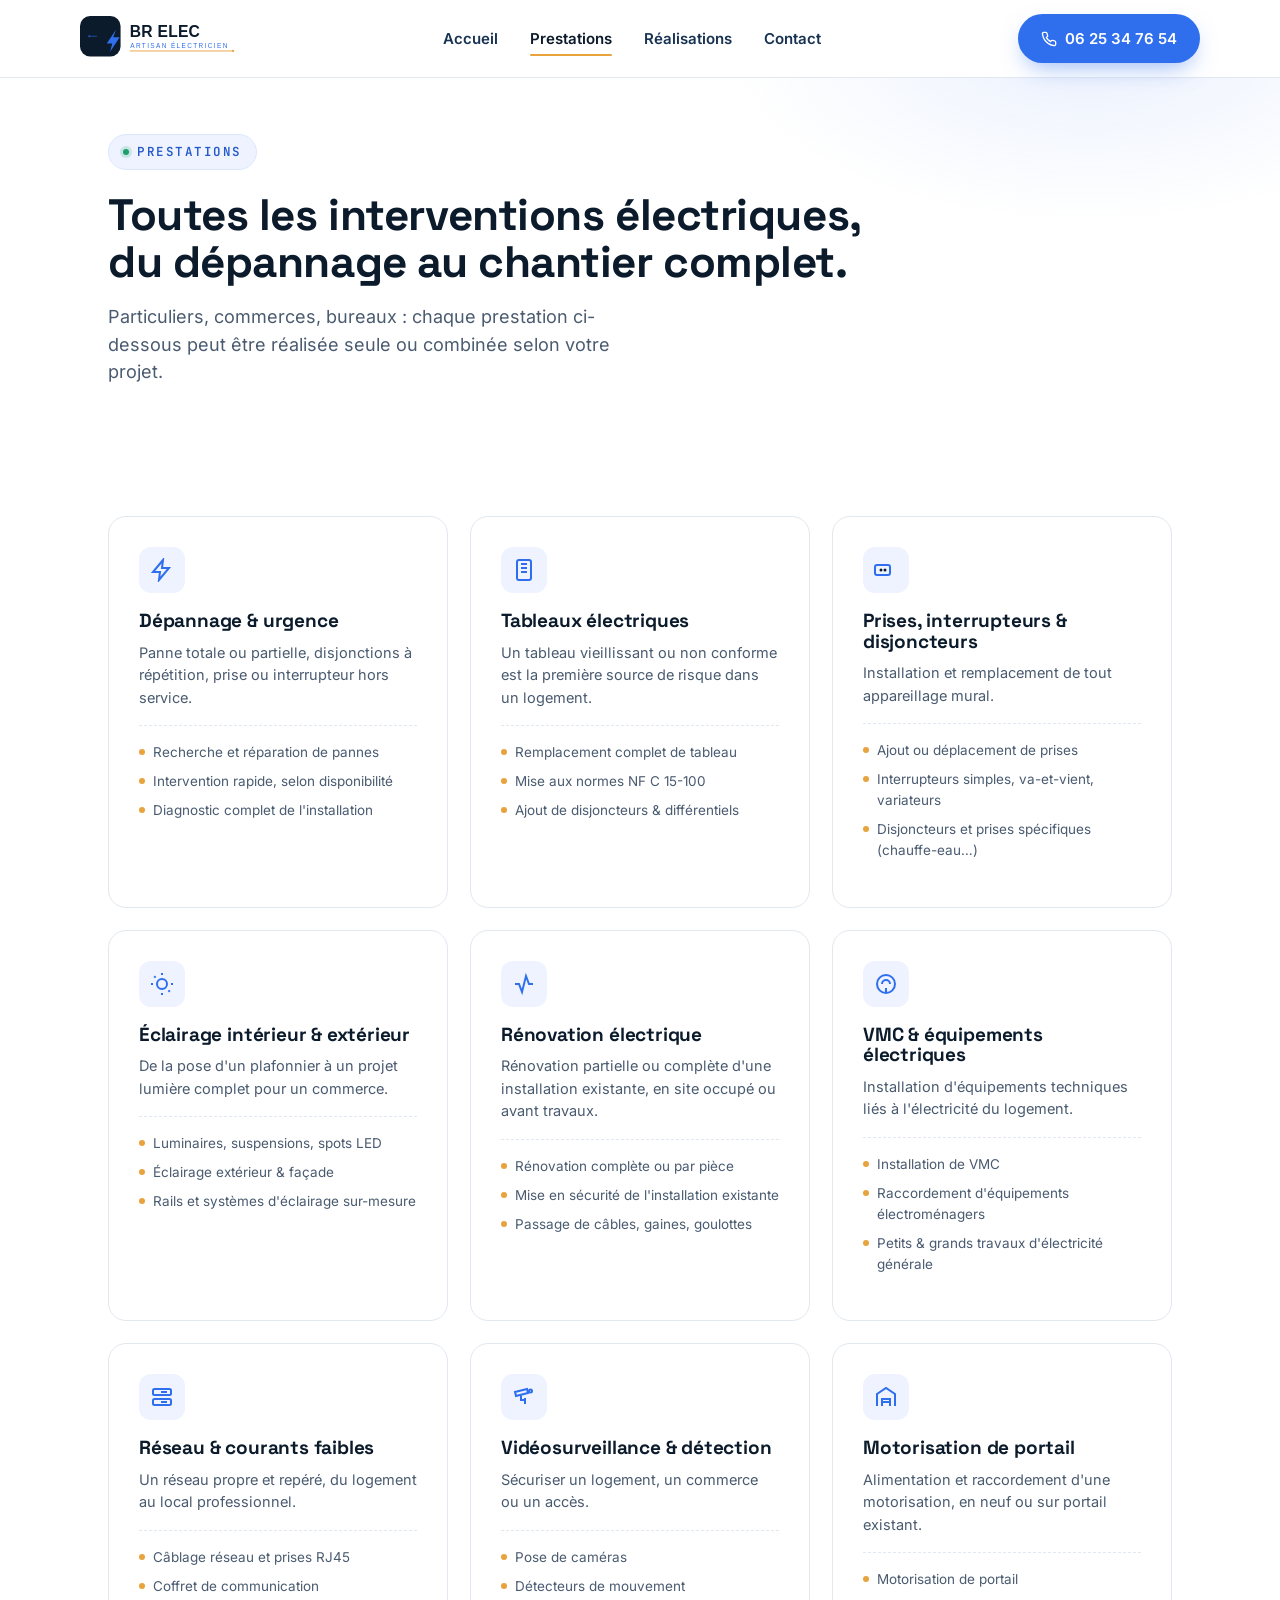
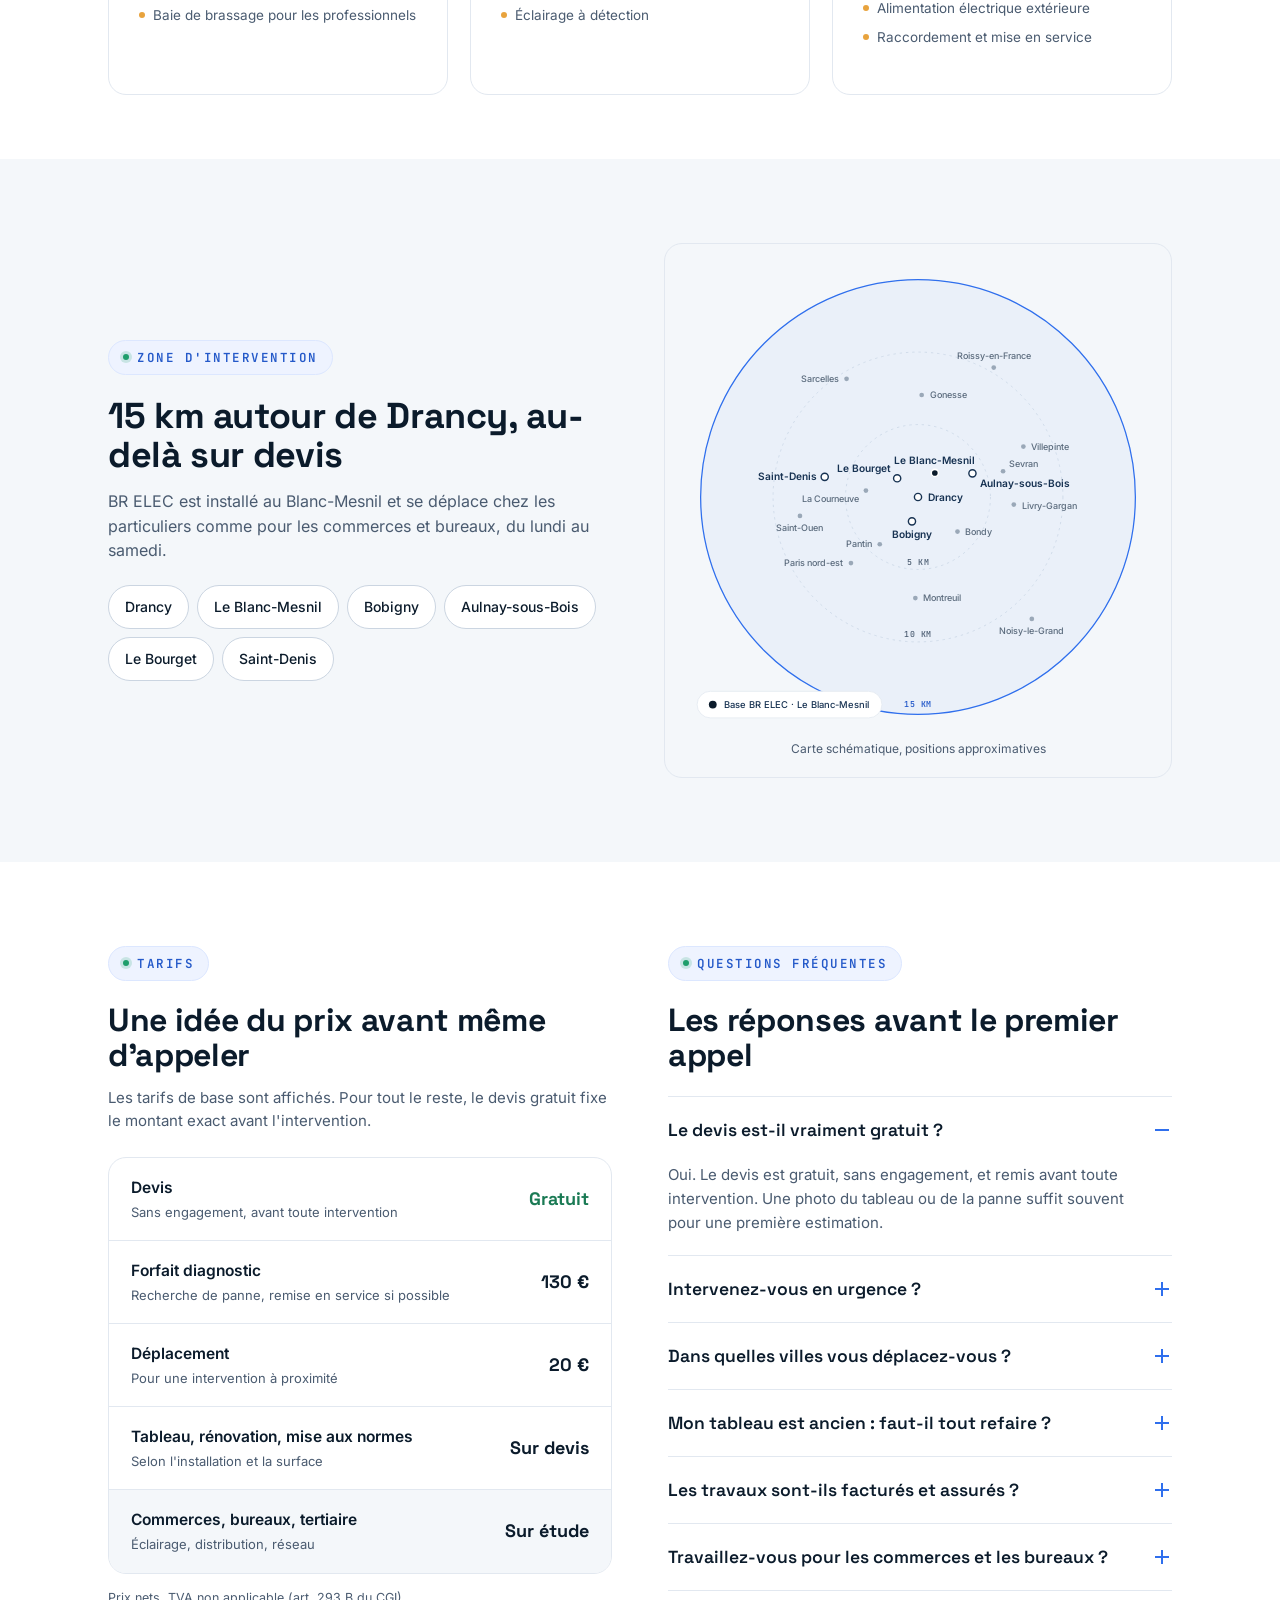
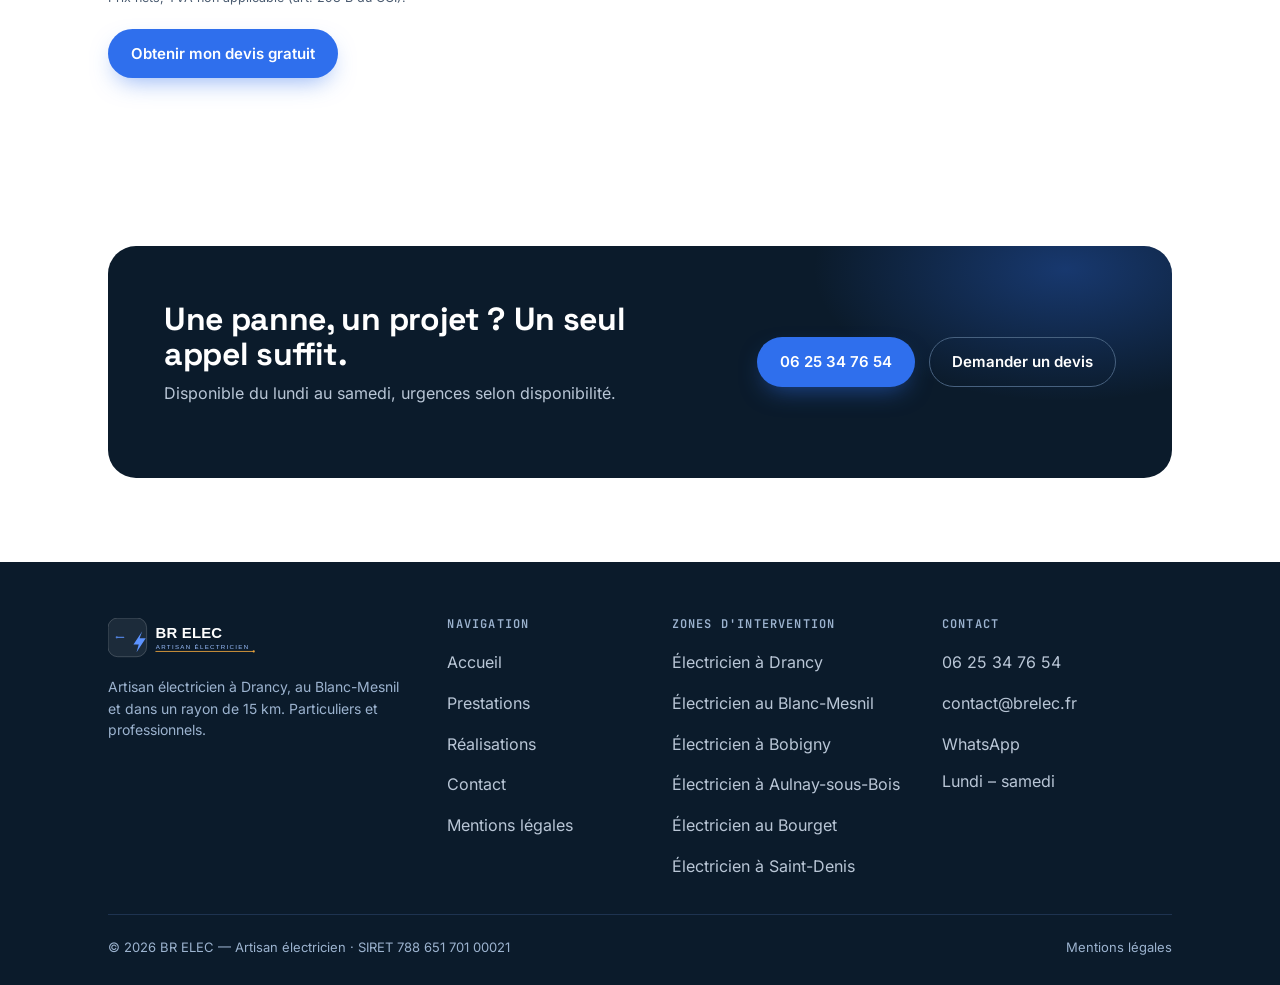
<file: services.html>
<!doctype html>
<html lang="fr">
<head>
<meta charset="UTF-8">
<meta name="viewport" content="width=device-width, initial-scale=1.0, viewport-fit=cover">
<title>Prestations — BR ELEC, artisan électricien</title>
<meta name="description" content="Dépannage, tableaux, rénovation, éclairage, réseau, vidéosurveillance : toutes les prestations de BR ELEC, artisan électricien à Drancy et 15 km autour.">
<link rel="canonical" href="https://www.brelec.fr/services">
<meta name="theme-color" content="#0B1B2B">
<meta property="og:type" content="website">
<meta property="og:site_name" content="BR ELEC">
<meta property="og:locale" content="fr_FR">
<meta property="og:title" content="Prestations — BR ELEC, artisan électricien">
<meta property="og:description" content="Dépannage, tableaux, rénovation, éclairage, réseau, vidéosurveillance : toutes les prestations de BR ELEC, artisan électricien à Drancy et 15 km autour.">
<meta property="og:url" content="https://www.brelec.fr/services">
<meta property="og:image" content="https://www.brelec.fr/assets/img/og.jpg">
<meta property="og:image:width" content="1200">
<meta property="og:image:height" content="630">
<meta name="twitter:card" content="summary_large_image">
<link rel="icon" type="image/svg+xml" href="/assets/logo-mark.svg">
<link rel="apple-touch-icon" href="/assets/img/apple-touch-icon.png">
<link rel="preload" as="font" type="font/woff2" href="/assets/fonts/inter-latin-400-normal.woff2" crossorigin>
<link rel="preload" as="font" type="font/woff2" href="/assets/fonts/space-grotesk-latin-700-normal.woff2" crossorigin>
<link rel="stylesheet" href="/assets/style.css?v=4">
<script>document.documentElement.className += ' js';</script>
</head>
<body>
<a class="skip" href="#contenu">Aller au contenu</a>

<header class="site" id="siteHeader">
  <div class="wrap site-nav">
    <a href="/" class="brand"><img src="/assets/logo-full.svg" alt="BR ELEC — Artisan électricien" width="166" height="46"></a>
    <nav class="links" aria-label="Navigation principale"><a href="/">Accueil</a><a href="/services" class="current" aria-current="page">Prestations</a><a href="/realisations">Réalisations</a><a href="/contact">Contact</a></nav>
    <a href="tel:+33625347654" class="btn btn-primary header-call"><svg width="16" height="16" viewBox="0 0 24 24" fill="none" stroke="currentColor" stroke-width="2" aria-hidden="true"><path d="M22 16.92v3a2 2 0 0 1-2.18 2 19.79 19.79 0 0 1-8.63-3.07 19.5 19.5 0 0 1-6-6 19.79 19.79 0 0 1-3.07-8.67A2 2 0 0 1 4.11 2h3a2 2 0 0 1 2 1.72c.127.96.362 1.903.7 2.81a2 2 0 0 1-.45 2.11L8.09 9.91a16 16 0 0 0 6 6l1.27-1.27a2 2 0 0 1 2.11-.45c.907.338 1.85.573 2.81.7A2 2 0 0 1 22 16.92z"/></svg>06 25 34 76 54</a>
    <button class="burger" id="burger" type="button" aria-label="Ouvrir le menu" aria-expanded="false" aria-controls="mnav">
      <svg viewBox="0 0 24 24" fill="none" stroke="currentColor" stroke-width="2" stroke-linecap="round" aria-hidden="true"><path d="M4 7h16M4 12h16M4 17h16"/></svg>
    </button>
  </div>
</header>

<div class="mnav" id="mnav" hidden>
  <div class="mnav-top">
    <img src="/assets/logo-full-white.svg" alt="BR ELEC" width="166" height="46">
    <button class="mnav-close" id="mnavClose" type="button" aria-label="Fermer le menu">
      <svg viewBox="0 0 24 24" fill="none" stroke="currentColor" stroke-width="2" stroke-linecap="round" aria-hidden="true"><path d="M6 6l12 12M18 6L6 18"/></svg>
    </button>
  </div>
  <nav class="mnav-links" aria-label="Menu"><a href="/">Accueil</a><a href="/services" class="current" aria-current="page">Prestations</a><a href="/realisations">Réalisations</a><a href="/contact">Contact &amp; devis</a></nav>
  <div class="mnav-foot">
    <div class="mono">Lundi – samedi · urgences selon disponibilité</div>
    <a class="mnav-call" href="tel:+33625347654"><svg viewBox="0 0 24 24" fill="none" stroke="currentColor" stroke-width="2" aria-hidden="true"><path d="M22 16.92v3a2 2 0 0 1-2.18 2 19.79 19.79 0 0 1-8.63-3.07 19.5 19.5 0 0 1-6-6 19.79 19.79 0 0 1-3.07-8.67A2 2 0 0 1 4.11 2h3a2 2 0 0 1 2 1.72c.127.96.362 1.903.7 2.81a2 2 0 0 1-.45 2.11L8.09 9.91a16 16 0 0 0 6 6l1.27-1.27a2 2 0 0 1 2.11-.45c.907.338 1.85.573 2.81.7A2 2 0 0 1 22 16.92z"/></svg>06 25 34 76 54</a>
    <p>Drancy · Le Blanc-Mesnil · 15 km autour</p>
  </div>
</div>

<main id="contenu">
<section class="hero" style="padding:56px 0 48px;">
  <div class="wrap">
    <div class="eyebrow"><span class="dot"></span>Prestations</div>
    <h1 style="font-size:clamp(30px,4vw,44px); max-width:800px;">Toutes les interventions électriques, du dépannage au chantier complet.</h1>
    <p class="lead" style="margin-top:16px;">Particuliers, commerces, bureaux : chaque prestation ci-dessous peut être réalisée seule ou combinée selon votre projet.</p>
  </div>
</section>

<section class="tight">
  <div class="wrap">
    <h2 class="sr-only">Toutes les prestations</h2>
    <div class="grid-3">

      <div class="card reveal">
        <div class="icon-badge">
          <svg viewBox="0 0 24 24" fill="none" stroke="currentColor" stroke-width="2"><path d="M13 2L3 14h7l-1 8 10-12h-7l1-8z"/></svg>
        </div>
        <h3>Dépannage &amp; urgence</h3>
        <p>Panne totale ou partielle, disjonctions à répétition, prise ou interrupteur hors service.</p>
        <ul class="card-list">
          <li>Recherche et réparation de pannes</li>
          <li>Intervention rapide, selon disponibilité</li>
          <li>Diagnostic complet de l'installation</li>
        </ul>
      </div>

      <div class="card reveal">
        <div class="icon-badge">
          <svg viewBox="0 0 24 24" fill="none" stroke="currentColor" stroke-width="2"><rect x="5" y="2" width="14" height="20" rx="2"/><line x1="9" y1="6" x2="15" y2="6"/><line x1="9" y1="10" x2="15" y2="10"/><line x1="9" y1="14" x2="15" y2="14"/></svg>
        </div>
        <h3>Tableaux électriques</h3>
        <p>Un tableau vieillissant ou non conforme est la première source de risque dans un logement.</p>
        <ul class="card-list">
          <li>Remplacement complet de tableau</li>
          <li>Mise aux normes NF C 15-100</li>
          <li>Ajout de disjoncteurs &amp; différentiels</li>
        </ul>
      </div>

      <div class="card reveal">
        <div class="icon-badge">
          <svg viewBox="0 0 24 24" fill="none" stroke="currentColor" stroke-width="2"><rect x="1" y="7" width="15" height="10" rx="2"/><circle cx="7" cy="12" r="1.5" fill="currentColor" stroke="none"/><circle cx="11" cy="12" r="1.5" fill="currentColor" stroke="none"/></svg>
        </div>
        <h3>Prises, interrupteurs &amp; disjoncteurs</h3>
        <p>Installation et remplacement de tout appareillage mural.</p>
        <ul class="card-list">
          <li>Ajout ou déplacement de prises</li>
          <li>Interrupteurs simples, va-et-vient, variateurs</li>
          <li>Disjoncteurs et prises spécifiques (chauffe-eau…)</li>
        </ul>
      </div>

      <div class="card reveal">
        <div class="icon-badge">
          <svg viewBox="0 0 24 24" fill="none" stroke="currentColor" stroke-width="2"><circle cx="12" cy="12" r="5"/><line x1="12" y1="1" x2="12" y2="3"/><line x1="12" y1="21" x2="12" y2="23"/><line x1="4.2" y1="4.2" x2="5.6" y2="5.6"/><line x1="18.4" y1="18.4" x2="19.8" y2="19.8"/><line x1="1" y1="12" x2="3" y2="12"/><line x1="21" y1="12" x2="23" y2="12"/></svg>
        </div>
        <h3>Éclairage intérieur &amp; extérieur</h3>
        <p>De la pose d'un plafonnier à un projet lumière complet pour un commerce.</p>
        <ul class="card-list">
          <li>Luminaires, suspensions, spots LED</li>
          <li>Éclairage extérieur &amp; façade</li>
          <li>Rails et systèmes d'éclairage sur-mesure</li>
        </ul>
      </div>

      <div class="card reveal">
        <div class="icon-badge">
          <svg viewBox="0 0 24 24" fill="none" stroke="currentColor" stroke-width="2"><path d="M3 12h4l3 8 4-16 3 8h4"/></svg>
        </div>
        <h3>Rénovation électrique</h3>
        <p>Rénovation partielle ou complète d'une installation existante, en site occupé ou avant travaux.</p>
        <ul class="card-list">
          <li>Rénovation complète ou par pièce</li>
          <li>Mise en sécurité de l'installation existante</li>
          <li>Passage de câbles, gaines, goulottes</li>
        </ul>
      </div>

      <div class="card reveal">
        <div class="icon-badge">
          <svg viewBox="0 0 24 24" fill="none" stroke="currentColor" stroke-width="2"><circle cx="12" cy="12" r="9"/><path d="M8 12a4 4 0 0 1 8 0"/><line x1="12" y1="16" x2="12" y2="20"/></svg>
        </div>
        <h3>VMC &amp; équipements électriques</h3>
        <p>Installation d'équipements techniques liés à l'électricité du logement.</p>
        <ul class="card-list">
          <li>Installation de VMC</li>
          <li>Raccordement d'équipements électroménagers</li>
          <li>Petits &amp; grands travaux d'électricité générale</li>
        </ul>
      </div>


      <div class="card reveal">
        <div class="icon-badge">
          <svg viewBox="0 0 24 24" fill="none" stroke="currentColor" stroke-width="2" aria-hidden="true"><rect x="3" y="4" width="18" height="6" rx="1.5"/><rect x="3" y="14" width="18" height="6" rx="1.5"/><path d="M7 7h.01M7 17h.01M11 7h6M11 17h6"/></svg>
        </div>
        <h3>Réseau &amp; courants faibles</h3>
        <p>Un réseau propre et repéré, du logement au local professionnel.</p>
        <ul class="card-list"><li>Câblage réseau et prises RJ45</li><li>Coffret de communication</li><li>Baie de brassage pour les professionnels</li></ul>
      </div>

      <div class="card reveal">
        <div class="icon-badge">
          <svg viewBox="0 0 24 24" fill="none" stroke="currentColor" stroke-width="2" aria-hidden="true"><path d="M3 7l12-3 1 4-12 3z"/><path d="M9 10.5V15h4"/><path d="M13 13v6"/><circle cx="18.5" cy="6" r="1.5"/></svg>
        </div>
        <h3>Vidéosurveillance &amp; détection</h3>
        <p>Sécuriser un logement, un commerce ou un accès.</p>
        <ul class="card-list"><li>Pose de caméras</li><li>Détecteurs de mouvement</li><li>Éclairage à détection</li></ul>
      </div>

      <div class="card reveal">
        <div class="icon-badge">
          <svg viewBox="0 0 24 24" fill="none" stroke="currentColor" stroke-width="2" aria-hidden="true"><path d="M3 21V9l9-6 9 6v12"/><path d="M8 21v-7h8v7"/><path d="M8 17h8"/></svg>
        </div>
        <h3>Motorisation de portail</h3>
        <p>Alimentation et raccordement d'une motorisation, en neuf ou sur portail existant.</p>
        <ul class="card-list"><li>Motorisation de portail</li><li>Alimentation électrique extérieure</li><li>Raccordement et mise en service</li></ul>
      </div>
    </div>
  </div>
</section>


<section class="on-mist">
  <div class="wrap grid-2" style="align-items:center; gap:48px;">
    <div class="reveal">
      <div class="eyebrow"><span class="dot"></span>Zone d'intervention</div>
      <h2 style="font-size:clamp(26px,3.2vw,36px);">15 km autour de Drancy, au-delà sur devis</h2>
      <p style="margin:14px 0 22px; color:#4A5B70;">BR ELEC est installé au Blanc-Mesnil et se déplace chez les particuliers comme pour les commerces et bureaux, du lundi au samedi.</p>
      <div class="city-links"><a href="/electricien-drancy">Drancy</a><a href="/electricien-le-blanc-mesnil">Le Blanc-Mesnil</a><a href="/electricien-bobigny">Bobigny</a><a href="/electricien-aulnay-sous-bois">Aulnay-sous-Bois</a><a href="/electricien-le-bourget">Le Bourget</a><a href="/electricien-saint-denis">Saint-Denis</a></div>
    </div>
    <figure class="map-card reveal" style="margin:0;">
      <svg class="zone-map" viewBox="0 0 600 600" role="group" aria-label="Carte schématique de la zone d'intervention : 15 km autour de Drancy"><circle class="ring main" cx="300.0" cy="300.0" r="277.5"/><circle class="ring" cx="300.0" cy="300.0" r="92.5"/><text class="ring-label" x="300.0" y="386.5" text-anchor="middle">5 KM</text><circle class="ring" cx="300.0" cy="300.0" r="185.0"/><text class="ring-label" x="300.0" y="479.0" text-anchor="middle">10 KM</text><text class="ring-label main" x="300.0" y="568.5" text-anchor="middle">15 KM</text><g class="city minor"><circle class="dot" cx="233.5" cy="291.8" r="3"/><text x="224.5" y="306.8" text-anchor="end">La Courneuve</text></g><g class="city minor"><circle class="dot" cx="350.4" cy="344.2" r="3"/><text x="360.4" y="348.2" text-anchor="start">Bondy</text></g><g class="city minor"><circle class="dot" cx="251.2" cy="360.3" r="3"/><text x="241.2" y="364.3" text-anchor="end">Pantin</text></g><g class="city minor"><circle class="dot" cx="408.6" cy="267.1" r="3"/><text x="416.6" y="261.1" text-anchor="start">Sevran</text></g><g class="city minor"><circle class="dot" cx="214.4" cy="384.3" r="3"/><text x="204.4" y="388.3" text-anchor="end">Paris nord-est</text></g><g class="city minor"><circle class="dot" cx="422.3" cy="309.7" r="3"/><text x="432.3" y="314.7" text-anchor="start">Livry-Gargan</text></g><g class="city minor"><circle class="dot" cx="434.5" cy="235.6" r="3"/><text x="444.5" y="239.6" text-anchor="start">Villepinte</text></g><g class="city minor"><circle class="dot" cx="304.7" cy="169.8" r="3"/><text x="314.7" y="173.8" text-anchor="start">Gonesse</text></g><g class="city minor"><circle class="dot" cx="208.8" cy="149.2" r="3"/><text x="198.8" y="153.2" text-anchor="end">Sarcelles</text></g><g class="city minor"><circle class="dot" cx="396.7" cy="134.8" r="3"/><text x="396.7" y="123.8" text-anchor="middle">Roissy-en-France</text></g><g class="city minor"><circle class="dot" cx="296.6" cy="429.0" r="3"/><text x="306.6" y="433.0" text-anchor="start">Montreuil</text></g><g class="city minor"><circle class="dot" cx="445.3" cy="455.7" r="3"/><text x="445.3" y="474.7" text-anchor="middle">Noisy-le-Grand</text></g><g class="city minor"><circle class="dot" cx="149.3" cy="324.1" r="3"/><text x="149.3" y="343.1" text-anchor="middle">Saint-Ouen</text></g><a href="/electricien-drancy"><g class="city"><circle class="dot" cx="300.0" cy="300.0" r="4.6"/><text x="313.0" y="305.0" text-anchor="start">Drancy</text></g></a><a href="/electricien-le-blanc-mesnil"><g class="city base"><circle class="dot" cx="321.5" cy="269.3" r="4.6"/><text x="321.5" y="257.3" text-anchor="middle">Le Blanc-Mesnil</text></g></a><a href="/electricien-bobigny"><g class="city"><circle class="dot" cx="292.3" cy="331.1" r="4.6"/><text x="292.3" y="352.1" text-anchor="middle">Bobigny</text></g></a><a href="/electricien-aulnay-sous-bois"><g class="city"><circle class="dot" cx="369.5" cy="269.8" r="4.6"/><text x="379.5" y="286.8" text-anchor="start">Aulnay-sous-Bois</text></g></a><a href="/electricien-le-bourget"><g class="city"><circle class="dot" cx="273.4" cy="276.1" r="4.6"/><text x="265.4" y="268.1" text-anchor="end">Le Bourget</text></g></a><a href="/electricien-saint-denis"><g class="city"><circle class="dot" cx="180.9" cy="274.3" r="4.6"/><text x="170.9" y="278.3" text-anchor="end">Saint-Denis</text></g></a><g class="legend"><rect x="18" y="548" width="236" height="34" rx="17"/><circle class="lg-base" cx="38" cy="565" r="5"/><text x="52" y="569">Base BR ELEC · Le Blanc-Mesnil</text></g></svg>
      <figcaption>Carte schématique, positions approximatives</figcaption>
    </figure>
  </div>
</section>

<section id="tarifs">
  <div class="wrap pf-grid">
    <div class="reveal">
      <div class="eyebrow"><span class="dot"></span>Tarifs</div>
      <h2>Une idée du prix avant même d'appeler</h2>
      <p class="lead-sm">Les tarifs de base sont affichés. Pour tout le reste, le devis gratuit fixe le montant exact avant l'intervention.</p>
      <div class="price-list">
        <div class="price-row"><div><b>Devis</b><span>Sans engagement, avant toute intervention</span></div><div class="amount free">Gratuit</div></div>
        <div class="price-row"><div><b>Forfait diagnostic</b><span>Recherche de panne, remise en service si possible</span></div><div class="amount">130 €</div></div>
        <div class="price-row"><div><b>Déplacement</b><span>Pour une intervention à proximité</span></div><div class="amount">20 €</div></div>
        <div class="price-row"><div><b>Tableau, rénovation, mise aux normes</b><span>Selon l'installation et la surface</span></div><div class="amount">Sur devis</div></div>
        <div class="price-row"><div><b>Commerces, bureaux, tertiaire</b><span>Éclairage, distribution, réseau</span></div><div class="amount">Sur étude</div></div>
      </div>
      <p class="price-note">Prix nets, TVA non applicable (art. 293 B du CGI).</p>
      <a class="btn btn-primary" href="/contact">Obtenir mon devis gratuit</a>
    </div>
    <div class="reveal">
      <div class="eyebrow"><span class="dot"></span>Questions fréquentes</div>
      <h2>Les réponses avant le premier appel</h2>
      <div class="faq"><details open><summary>Le devis est-il vraiment gratuit ?</summary><p>Oui. Le devis est gratuit, sans engagement, et remis avant toute intervention. Une photo du tableau ou de la panne suffit souvent pour une première estimation.</p></details><details><summary>Intervenez-vous en urgence ?</summary><p>BR ELEC intervient du lundi au samedi, et en urgence selon la disponibilité du moment. Pour une panne, appelez directement le 06 25 34 76 54 : c'est le moyen le plus rapide.</p></details><details><summary>Dans quelles villes vous déplacez-vous ?</summary><p>Dans un rayon de 15 km autour de Drancy : Le Blanc-Mesnil, Bobigny, Aulnay-sous-Bois, Le Bourget, Saint-Denis, le nord-est de Paris. Au-delà, l'intervention se fait sur devis.</p></details><details><summary>Mon tableau est ancien : faut-il tout refaire ?</summary><p>Pas forcément. Un diagnostic sur place, ou déjà une photo, permet de dire si le remplacement du tableau suffit ou si certains circuits doivent être repris. Vous recevez un devis détaillé avant de décider.</p></details><details><summary>Les travaux sont-ils facturés et assurés ?</summary><p>Oui. Une facture est fournie systématiquement, les travaux sont réalisés selon la norme NF C 15-100 et l'entreprise est couverte par une assurance responsabilité civile professionnelle.</p></details><details><summary>Travaillez-vous pour les commerces et les bureaux ?</summary><p>Oui : éclairage, tableaux et distribution électrique, câblage réseau. Un échange sur place permet de chiffrer le projet avant travaux.</p></details></div>
    </div>
  </div>
</section>

<section>
  <div class="wrap">
    <div class="cta-band reveal">
      <div class="inner">
        <div>
          <h2>Une panne, un projet ? Un seul appel suffit.</h2>
          <p>Disponible du lundi au samedi, urgences selon disponibilité.</p>
        </div>
        <div class="actions">
          <a href="tel:+33625347654" class="btn btn-primary">06 25 34 76 54</a>
          <a href="/contact" class="btn btn-ghost" style="border-color:#47617F;color:white;">Demander un devis</a>
        </div>
      </div>
    </div>
  </div>
</section>

</main>

<footer class="site">
  <div class="wrap">
    <div class="footer-grid">
      <div>
        <img class="brand-foot" src="/assets/logo-full-white.svg" alt="BR ELEC" width="158" height="44">
        <p class="tagline">Artisan électricien à Drancy, au Blanc-Mesnil et dans un rayon de 15 km. Particuliers et professionnels.</p>
      </div>
      <div>
        <h2 class="foot-h">Navigation</h2>
        <ul><li><a href="/">Accueil</a></li><li><a href="/services">Prestations</a></li><li><a href="/realisations">Réalisations</a></li><li><a href="/contact">Contact</a></li><li><a href="/mentions-legales">Mentions légales</a></li></ul>
      </div>
      <div>
        <h2 class="foot-h">Zones d'intervention</h2>
        <ul><li><a href="/electricien-drancy">Électricien à Drancy</a></li><li><a href="/electricien-le-blanc-mesnil">Électricien au Blanc-Mesnil</a></li><li><a href="/electricien-bobigny">Électricien à Bobigny</a></li><li><a href="/electricien-aulnay-sous-bois">Électricien à Aulnay-sous-Bois</a></li><li><a href="/electricien-le-bourget">Électricien au Bourget</a></li><li><a href="/electricien-saint-denis">Électricien à Saint-Denis</a></li></ul>
      </div>
      <div>
        <h2 class="foot-h">Contact</h2>
        <ul>
          <li><a href="tel:+33625347654">06 25 34 76 54</a></li>
          <li><a href="mailto:contact@brelec.fr">contact@brelec.fr</a></li>
          <li><a href="https://wa.me/33625347654?text=Bonjour%2C%20je%20souhaite%20un%20devis%20pour%20%3A%20" rel="noopener">WhatsApp</a></li>
          <li>Lundi – samedi</li>
        </ul>
      </div>
    </div>
    <div class="footer-bottom">
      <span>© 2026 BR ELEC — Artisan électricien · SIRET 788 651 701 00021</span>
      <span><a href="/mentions-legales">Mentions légales</a></span>
    </div>
  </div>
</footer>

<div class="mbar" role="navigation" aria-label="Actions rapides">
  <a class="mbar-call" href="tel:+33625347654"><svg viewBox="0 0 24 24" fill="none" stroke="currentColor" stroke-width="2" aria-hidden="true"><path d="M22 16.92v3a2 2 0 0 1-2.18 2 19.79 19.79 0 0 1-8.63-3.07 19.5 19.5 0 0 1-6-6 19.79 19.79 0 0 1-3.07-8.67A2 2 0 0 1 4.11 2h3a2 2 0 0 1 2 1.72c.127.96.362 1.903.7 2.81a2 2 0 0 1-.45 2.11L8.09 9.91a16 16 0 0 0 6 6l1.27-1.27a2 2 0 0 1 2.11-.45c.907.338 1.85.573 2.81.7A2 2 0 0 1 22 16.92z"/></svg>Appeler</a>
  <a href="https://wa.me/33625347654?text=Bonjour%2C%20je%20souhaite%20un%20devis%20pour%20%3A%20" rel="noopener"><svg viewBox="0 0 24 24" fill="none" stroke="currentColor" stroke-width="2" aria-hidden="true"><path d="M21 11.5a8.4 8.4 0 0 1-12.3 7.4L3 21l2.1-5.7A8.4 8.4 0 1 1 21 11.5z"/></svg>WhatsApp</a>
  <a class="mbar-quote" href="/contact"><svg viewBox="0 0 24 24" fill="none" stroke="currentColor" stroke-width="2" aria-hidden="true"><path d="M14 3H6a2 2 0 0 0-2 2v14a2 2 0 0 0 2 2h12a2 2 0 0 0 2-2V9z"/><path d="M14 3v6h6M8 13h8M8 17h5"/></svg>Devis</a>
</div>

<script src="/assets/site.js?v=4" defer></script>
</body>
</html>
</file>
<file: assets/style.css>
/* ============================================================
   BR ELEC — Design tokens
   Palette:
     --ink      #0B1B2B  deep navy-black (text, dark surfaces)
     --ink-soft #173252  secondary dark
     --paper    #FFFFFF  pure white
     --mist     #F4F7FA  soft blue-white surface
     --line     #E2E8F0  hairline borders
     --volt     #2F6FED  electric blue (primary accent — "live wire")
     --volt-soft #5C93FF
     --copper   #E8A33D  copper accent ("bare wire" warmth)
     --safe     #1E9E6B  conformity green
   Type:
     Display  — 'Space Grotesk' (technical, geometric)
     Body     — 'Inter'
     Mono/spec — 'JetBrains Mono' (norms, specs, labels)
   ============================================================ */

/* Polices hébergées localement (aucun appel à Google) */
@font-face { font-family: 'Inter'; font-style: normal; font-weight: 400; font-display: swap; src: url('fonts/inter-latin-400-normal.woff2') format('woff2'); }
@font-face { font-family: 'Inter'; font-style: normal; font-weight: 500; font-display: swap; src: url('fonts/inter-latin-500-normal.woff2') format('woff2'); }
@font-face { font-family: 'Inter'; font-style: normal; font-weight: 600; font-display: swap; src: url('fonts/inter-latin-600-normal.woff2') format('woff2'); }
@font-face { font-family: 'Inter'; font-style: normal; font-weight: 700; font-display: swap; src: url('fonts/inter-latin-700-normal.woff2') format('woff2'); }
@font-face { font-family: 'Space Grotesk'; font-style: normal; font-weight: 500; font-display: swap; src: url('fonts/space-grotesk-latin-500-normal.woff2') format('woff2'); }
@font-face { font-family: 'Space Grotesk'; font-style: normal; font-weight: 600; font-display: swap; src: url('fonts/space-grotesk-latin-600-normal.woff2') format('woff2'); }
@font-face { font-family: 'Space Grotesk'; font-style: normal; font-weight: 700; font-display: swap; src: url('fonts/space-grotesk-latin-700-normal.woff2') format('woff2'); }
@font-face { font-family: 'JetBrains Mono'; font-style: normal; font-weight: 500; font-display: swap; src: url('fonts/jetbrains-mono-latin-500-normal.woff2') format('woff2'); }
@font-face { font-family: 'JetBrains Mono'; font-style: normal; font-weight: 600; font-display: swap; src: url('fonts/jetbrains-mono-latin-600-normal.woff2') format('woff2'); }

:root {
  --ink: #0B1B2B;
  --ink-soft: #173252;
  --paper: #FFFFFF;
  --mist: #F4F7FA;
  --line: #E2E8F0;
  --volt: #2F6FED;
  --volt-soft: #5C93FF;
  --copper: #E8A33D;
  --safe: #1E9E6B;
  --mute: #4A5B70;
  --volt-ink: #2459C9;
  --shadow: 0 20px 60px -20px rgba(11, 27, 43, 0.18);
  --radius: 18px;
}

* { box-sizing: border-box; }

html { scroll-behavior: smooth; }

body {
  margin: 0;
  font-family: 'Inter', sans-serif;
  color: var(--ink);
  background: var(--paper);
  -webkit-font-smoothing: antialiased;
  line-height: 1.55;
}

h1, h2, h3, .display {
  font-family: 'Space Grotesk', sans-serif;
  font-weight: 700;
  letter-spacing: -0.01em;
  line-height: 1.08;
  margin: 0;
}

.mono {
  font-family: 'JetBrains Mono', monospace;
  font-weight: 500;
  letter-spacing: 0.06em;
  text-transform: uppercase;
}

a { color: inherit; text-decoration: none; }

img, svg { display: block; max-width: 100%; }

.wrap {
  max-width: 1120px;
  margin: 0 auto;
  padding: 0 28px;
}

/* ---------- Header ---------- */

header.site {
  position: sticky;
  top: 0;
  z-index: 50;
  background: rgba(255, 255, 255, 0.88);
  backdrop-filter: blur(10px);
  border-bottom: 1px solid var(--line);
}

.site-nav {
  display: flex;
  align-items: center;
  justify-content: space-between;
  padding: 14px 0;
}

.brand img { height: 46px; width: auto; }

nav.links {
  display: flex;
  align-items: center;
  gap: 32px;
  font-size: 15px;
  font-weight: 600;
}

nav.links a {
  color: var(--ink-soft);
  position: relative;
  padding: 4px 0;
  transition: color 0.15s ease;
}
nav.links a:hover { color: var(--volt); }
nav.links a.current { color: var(--ink); }
nav.links a.current::after {
  content: '';
  position: absolute;
  left: 0; right: 0; bottom: -2px;
  height: 2px;
  background: var(--copper);
  border-radius: 2px;
}

.btn {
  display: inline-flex;
  align-items: center;
  gap: 8px;
  padding: 12px 22px;
  border-radius: 999px;
  font-weight: 600;
  font-size: 15px;
  border: 1px solid transparent;
  cursor: pointer;
  transition: transform 0.15s ease, box-shadow 0.15s ease, background 0.15s ease;
}
.btn-primary {
  background: var(--volt);
  color: white;
  box-shadow: 0 10px 24px -8px rgba(47, 111, 237, 0.55);
}
.btn-primary:hover { transform: translateY(-1px); box-shadow: 0 14px 30px -8px rgba(47, 111, 237, 0.6); }
.btn-ghost {
  background: transparent;
  border-color: var(--line);
  color: var(--ink);
}
.btn-ghost:hover { border-color: var(--volt); color: var(--volt); }
.btn-dark {
  background: var(--ink);
  color: white;
}
.btn-dark:hover { transform: translateY(-1px); }

/* ---------- Hero ---------- */

.hero {
  position: relative;
  padding: 88px 0 64px;
  background:
    radial-gradient(600px 300px at 85% -10%, rgba(47,111,237,0.10), transparent 60%),
    var(--paper);
  overflow: hidden;
}

.hero-grid {
  display: grid;
  grid-template-columns: 1.05fr 0.95fr;
  gap: 56px;
  align-items: center;
}

.eyebrow {
  display: inline-flex;
  align-items: center;
  gap: 8px;
  font-family: 'JetBrains Mono', monospace;
  font-size: 12.5px;
  font-weight: 600;
  letter-spacing: 0.12em;
  text-transform: uppercase;
  color: var(--volt-ink);
  background: #EEF3FF;
  border: 1px solid #DCE7FF;
  padding: 7px 14px;
  border-radius: 999px;
  margin-bottom: 22px;
}
.eyebrow .dot {
  width: 6px; height: 6px; border-radius: 50%;
  background: var(--safe);
  box-shadow: 0 0 0 3px rgba(30,158,107,0.18);
}

.hero h1 {
  font-size: clamp(34px, 4.6vw, 54px);
  color: var(--ink);
}
.hero h1 .accent { color: var(--volt); }

.hero p.lead {
  margin-top: 20px;
  font-size: 18px;
  color: #4A5B70;
  max-width: 46ch;
}

.hero-cta {
  margin-top: 32px;
  display: flex;
  flex-wrap: wrap;
  gap: 14px;
}

.hero-facts {
  margin-top: 40px;
  display: flex;
  gap: 28px;
  flex-wrap: wrap;
}
.hero-facts .fact {
  font-family: 'JetBrains Mono', monospace;
}
.hero-facts .fact b {
  display: block;
  font-family: 'Space Grotesk', sans-serif;
  font-size: 22px;
  color: var(--ink);
}
.hero-facts .fact span {
  font-size: 11.5px;
  color: #4A5B70;
  letter-spacing: 0.06em;
  text-transform: uppercase;
}

/* ---------- Signature element: the circuit trace ---------- */

.circuit {
  position: relative;
  aspect-ratio: 4 / 5;
  background: var(--ink);
  border-radius: 28px;
  overflow: hidden;
  box-shadow: var(--shadow);
}
.circuit svg { width: 100%; height: 100%; }
.circuit .grid-dots {
  position: absolute; inset: 0;
  background-image: radial-gradient(rgba(255,255,255,0.06) 1px, transparent 1px);
  background-size: 22px 22px;
}
.circuit-caption {
  position: absolute;
  left: 24px; bottom: 22px; right: 24px;
  color: #B9C6D6;
  font-family: 'JetBrains Mono', monospace;
  font-size: 12px;
  letter-spacing: 0.05em;
  display: flex;
  justify-content: space-between;
}
.circuit-caption b { color: white; }

.trace-line {
  fill: none;
  stroke: var(--volt);
  stroke-width: 2.5;
  stroke-linecap: round;
  stroke-dasharray: 6 460;
  stroke-dashoffset: 0;
  animation: travel 5.5s ease-in-out infinite;
  filter: drop-shadow(0 0 6px rgba(47,111,237,0.9));
}
.trace-line.copper {
  stroke: var(--copper);
  animation-delay: 1.8s;
  filter: drop-shadow(0 0 6px rgba(232,163,61,0.9));
}
.trace-line.dim {
  stroke: #2A3E56;
  stroke-width: 1.5;
  stroke-dasharray: none;
  animation: none;
  filter: none;
}
@keyframes travel {
  0%   { stroke-dashoffset: 466; opacity: 0.2; }
  8%   { opacity: 1; }
  50%  { stroke-dashoffset: 0; opacity: 1; }
  60%  { opacity: 0.15; }
  100% { stroke-dashoffset: -466; opacity: 0.15; }
}
.node {
  fill: var(--paper);
}
.node.on { fill: var(--copper); }

@media (prefers-reduced-motion: reduce) {
  .trace-line { animation: none; stroke-dasharray: none; opacity: 0.9; }
}

/* ---------- Sections ---------- */

section { padding: 84px 0; }
section.tight { padding: 64px 0; }
section.on-mist { background: var(--mist); }

.section-head {
  max-width: 640px;
  margin-bottom: 48px;
}
.section-head .eyebrow { margin-bottom: 16px; }
.section-head h2 { font-size: clamp(28px, 3.4vw, 38px); }
.section-head p { margin-top: 14px; color: #4A5B70; font-size: 16.5px; }

/* Trust bar */
.trust-bar {
  display: flex;
  flex-wrap: wrap;
  gap: 12px 32px;
  padding: 22px 0;
  border-top: 1px solid var(--line);
  border-bottom: 1px solid var(--line);
}
.trust-item {
  display: flex;
  align-items: center;
  gap: 10px;
  font-size: 14px;
  font-weight: 600;
  color: var(--ink-soft);
}
.trust-item svg { width: 20px; height: 20px; flex-shrink: 0; }

/* Cards grid */
.grid-3 {
  display: grid;
  grid-template-columns: repeat(3, 1fr);
  gap: 22px;
}
.grid-2 {
  display: grid;
  grid-template-columns: 1fr 1fr;
  gap: 22px;
}

.card {
  background: var(--paper);
  border: 1px solid var(--line);
  border-radius: var(--radius);
  padding: 30px;
  transition: border-color 0.2s ease, transform 0.2s ease, box-shadow 0.2s ease;
}
.card:hover {
  border-color: #C9DAFF;
  transform: translateY(-3px);
  box-shadow: var(--shadow);
}
.card .icon-badge {
  width: 46px; height: 46px;
  border-radius: 12px;
  background: #EEF3FF;
  display: flex; align-items: center; justify-content: center;
  margin-bottom: 18px;
}
.card .icon-badge svg { width: 24px; height: 24px; stroke: var(--volt); }
.card h3 { font-size: 19px; margin-bottom: 10px; }
.card p { color: #4A5B70; font-size: 14.5px; margin: 0; }

.card-list {
  margin-top: 16px;
  padding-top: 16px;
  border-top: 1px dashed var(--line);
  list-style: none;
  padding-left: 0;
  display: flex;
  flex-direction: column;
  gap: 8px;
}
.card-list li {
  font-size: 13.5px;
  color: #4A5B70;
  display: flex;
  gap: 8px;
  align-items: flex-start;
}
.card-list li::before {
  content: '';
  width: 6px; height: 6px;
  border-radius: 50%;
  background: var(--copper);
  margin-top: 7px;
  flex-shrink: 0;
}

/* Process steps */
.process {
  display: grid;
  grid-template-columns: repeat(4, 1fr);
  gap: 0;
  position: relative;
}
.process::before {
  content: '';
  position: absolute;
  top: 23px; left: 0; right: 0;
  height: 2px;
  background: repeating-linear-gradient(90deg, var(--line) 0 8px, transparent 8px 14px);
}
.step {
  position: relative;
  padding-right: 20px;
}
.step .num {
  width: 46px; height: 46px;
  border-radius: 50%;
  background: var(--ink);
  color: white;
  display: flex; align-items: center; justify-content: center;
  font-family: 'JetBrains Mono', monospace;
  font-weight: 600;
  position: relative;
  z-index: 2;
  margin-bottom: 18px;
}
.step h3 { font-size: 16.5px; margin-bottom: 8px; }
.step p { font-size: 14px; color: #4A5B70; margin: 0; }

/* CTA band */
.cta-band {
  background: var(--ink);
  border-radius: 28px;
  padding: 56px;
  position: relative;
  overflow: hidden;
  color: white;
}
.cta-band::before {
  content: '';
  position: absolute; inset: 0;
  background: radial-gradient(420px 220px at 90% 10%, rgba(47,111,237,0.35), transparent 60%);
}
.cta-band .inner {
  position: relative;
  display: flex;
  align-items: center;
  justify-content: space-between;
  gap: 32px;
  flex-wrap: wrap;
}
.cta-band h2 { font-size: clamp(24px, 3vw, 32px); color: white; max-width: 480px; }
.cta-band p { color: #B9C6D6; margin-top: 10px; }
.cta-band .actions { display: flex; gap: 14px; flex-wrap: wrap; }

/* Zone map-ish */
.zone-box {
  border: 1px solid var(--line);
  border-radius: var(--radius);
  padding: 28px;
  background: var(--mist);
}
.zone-tags {
  display: flex; flex-wrap: wrap; gap: 10px;
  margin-top: 18px;
}
.zone-tags span {
  font-family: 'JetBrains Mono', monospace;
  font-size: 12.5px;
  padding: 7px 12px;
  background: white;
  border: 1px solid var(--line);
  border-radius: 999px;
  color: var(--ink-soft);
}

/* Contact page specifics */
.contact-grid {
  display: grid;
  grid-template-columns: 1fr 1fr;
  gap: 40px;
  align-items: start;
}
.contact-card {
  border: 1px solid var(--line);
  border-radius: var(--radius);
  padding: 32px;
}
.contact-row {
  display: flex;
  gap: 16px;
  padding: 18px 0;
  border-bottom: 1px solid var(--line);
}
.contact-row:last-child { border-bottom: none; }
.contact-row .icon-badge {
  width: 40px; height: 40px;
  border-radius: 10px;
  background: #EEF3FF;
  display: flex; align-items: center; justify-content: center;
  flex-shrink: 0;
}
.contact-row .icon-badge svg { width: 20px; height: 20px; stroke: var(--volt); }
.contact-row .label { font-size: 12px; text-transform: uppercase; letter-spacing: 0.06em; color: #4A5B70; font-family: 'JetBrains Mono', monospace; }
.contact-row .value { font-size: 16px; font-weight: 600; margin-top: 2px; }
.contact-row .value.small { font-size: 14px; font-weight: 500; color: #4A5B70; }

form.quote {
  display: flex;
  flex-direction: column;
  gap: 16px;
}
form.quote label {
  font-size: 13px;
  font-weight: 600;
  color: var(--ink-soft);
  margin-bottom: 6px;
  display: block;
}
form.quote input,
form.quote select,
form.quote textarea {
  width: 100%;
  padding: 13px 14px;
  border-radius: 12px;
  border: 1px solid var(--line);
  font-family: 'Inter', sans-serif;
  font-size: 14.5px;
  background: var(--mist);
  color: var(--ink);
}
form.quote input:focus,
form.quote select:focus,
form.quote textarea:focus {
  outline: 2px solid var(--volt);
  outline-offset: 1px;
  background: white;
}
form.quote textarea { resize: vertical; min-height: 110px; }
.field-row { display: grid; grid-template-columns: 1fr 1fr; gap: 16px; }

/* Footer */
footer.site {
  background: var(--ink);
  color: #B9C6D6;
  padding: 56px 0 28px;
}
.footer-grid {
  display: grid;
  grid-template-columns: 1.4fr 1fr 1fr;
  gap: 40px;
  padding-bottom: 32px;
  border-bottom: 1px solid #1E3350;
}
footer.site .foot-h {
  font-family: 'JetBrains Mono', monospace;
  font-size: 12px;
  letter-spacing: 0.1em;
  text-transform: uppercase;
  color: #9CB3CF;
  margin-bottom: 16px;
}
footer.site ul { list-style: none; padding: 0; margin: 0; display: flex; flex-direction: column; gap: 10px; }
footer.site a:hover { color: white; }
footer.site p.tagline { color: #9CB3CF; font-size: 14px; margin-top: 14px; max-width: 34ch; }
.footer-bottom {
  padding-top: 22px;
  display: flex;
  justify-content: space-between;
  flex-wrap: wrap;
  gap: 10px;
  font-size: 13px;
  color: #9CB3CF;
}

/* Focus visibility */
a:focus-visible, button:focus-visible, input:focus-visible, textarea:focus-visible {
  outline: 2px solid var(--volt);
  outline-offset: 2px;
}

/* Responsive */
@media (max-width: 900px) {
  nav.links { display: none; }
  .hero-grid { grid-template-columns: 1fr; }
  .circuit { order: -1; aspect-ratio: 16/9; }
  .grid-3 { grid-template-columns: 1fr 1fr; }
  .grid-2 { grid-template-columns: 1fr; }
  .process { grid-template-columns: 1fr 1fr; row-gap: 32px; }
  .process::before { display: none; }
  .contact-grid { grid-template-columns: 1fr; }
  .footer-grid { grid-template-columns: 1fr; }
  .field-row { grid-template-columns: 1fr; }
}
@media (max-width: 560px) {
  .grid-3 { grid-template-columns: 1fr; }
  .process { grid-template-columns: 1fr; }
  .cta-band { padding: 32px 24px; }
  .cta-band .inner { flex-direction: column; align-items: flex-start; }
}

/* ============================================================
   V2 — Cinematic scrollytelling hero + entreprises section
   (additive block: services.html / contact.html untouched)
   ============================================================ */

/* Header over video (homepage only, .cine modifier) */
header.site.over-hero {
  position: fixed;
  left: 0; right: 0; top: 0;
  background: transparent;
  border-bottom: 1px solid transparent;
  backdrop-filter: none;
  transition: background 0.35s ease, border-color 0.35s ease;
}
header.site.over-hero .links a { color: rgba(255,255,255,0.85); }
header.site.over-hero .links a:hover { color: #fff; }
header.site.over-hero .links a.current { color: #fff; }
header.site.over-hero .btn-primary { box-shadow: 0 10px 24px -8px rgba(0,0,0,0.5); }
header.site.over-hero .logo-dark { display: none; }
header.site.over-hero .logo-light { display: block; }

header.site.over-hero.solid {
  background: rgba(255, 255, 255, 0.9);
  backdrop-filter: blur(10px);
  border-bottom-color: var(--line);
}
header.site.over-hero.solid .links a { color: var(--ink-soft); }
header.site.over-hero.solid .links a:hover { color: var(--volt); }
header.site.over-hero.solid .links a.current { color: var(--ink); }
header.site.over-hero.solid .logo-dark { display: block; }
header.site.over-hero.solid .logo-light { display: none; }

/* Scrollytelling stage */
.cine {
  position: relative;
  height: 330vh;
  background: #071120;
  padding: 0; /* override base section padding */
}
.cine-stage {
  position: sticky;
  top: 0;
  height: 100vh;
  height: 100dvh;
  overflow: hidden;
}
.cine-video {
  position: absolute;
  inset: 0;
  z-index: 0;
  width: 100%;
  height: 100%;
  object-fit: cover;
}
.cine-shade {
  position: absolute;
  inset: 0;
  z-index: 1;
  background:
    radial-gradient(560px 380px at 88% 82%, rgba(5,12,22,0.5), transparent 70%),
    linear-gradient(180deg, rgba(5,12,22,0.4) 0%, transparent 22%, transparent 72%, rgba(5,12,22,0.32) 100%);
  pointer-events: none;
}
.cine-copy {
  position: absolute;
  right: clamp(24px, 5vw, 72px);
  bottom: clamp(72px, 12vh, 120px);
  left: auto;
  top: auto;
  z-index: 2;
  display: flex;
  flex-direction: column;
  align-items: flex-end;
  text-align: right;
  color: #fff;
  max-width: min(480px, 78vw);
  padding: 0;
  opacity: 0;
  transform: translateY(24px);
  pointer-events: none;
  will-change: opacity, transform;
}
.cine-copy::after {
  content: '';
  margin-top: 20px;
  width: 120px;
  height: 1.5px;
  background: linear-gradient(90deg, transparent, rgba(92,147,255,0.9));
  box-shadow: 0 0 10px rgba(92,147,255,0.7);
}
.cine-copy.interactive { pointer-events: auto; }
.cine-kicker {
  font-family: 'JetBrains Mono', monospace;
  font-size: clamp(10px, 1vw, 12px);
  font-weight: 500;
  letter-spacing: 0.26em;
  text-transform: uppercase;
  color: rgba(156,192,255,0.85);
  margin-bottom: 14px;
  text-shadow: 0 0 12px rgba(92,147,255,0.55);
}
.cine-title {
  font-family: 'Space Grotesk', sans-serif;
  font-weight: 600;
  font-size: clamp(22px, 2.6vw, 34px);
  line-height: 1.18;
  letter-spacing: 0.005em;
  max-width: 20ch;
  color: rgba(255,255,255,0.96);
  text-shadow: 0 0 18px rgba(92,147,255,0.35), 0 2px 18px rgba(0,0,0,0.55);
}
.cine-title .glow { color: #7FA8FF; text-shadow: 0 0 20px rgba(92,147,255,0.8); }
.cine-sub {
  margin-top: 12px;
  font-size: clamp(12.5px, 1.15vw, 14.5px);
  color: rgba(214,228,248,0.78);
  max-width: 44ch;
  line-height: 1.65;
  text-shadow: 0 1px 12px rgba(0,0,0,0.6);
}
.cine-actions {
  margin-top: 22px;
  display: flex;
  gap: 12px;
  flex-wrap: wrap;
  justify-content: flex-end;
}
.cine-actions .btn { padding: 10px 20px; font-size: 13.5px; }
.btn-glass {
  background: rgba(255,255,255,0.1);
  border-color: rgba(255,255,255,0.35);
  color: #fff;
  backdrop-filter: blur(8px);
}
.btn-glass:hover { background: rgba(255,255,255,0.18); border-color: #fff; color: #fff; }

.cine-white {
  position: absolute;
  inset: 0;
  z-index: 3;
  background: var(--paper);
  opacity: 0;
  pointer-events: none;
  will-change: opacity;
}
.cine-cue {
  position: absolute;
  z-index: 4;
  bottom: 26px;
  left: 50%;
  transform: translateX(-50%);
  display: flex;
  flex-direction: column;
  align-items: center;
  gap: 10px;
  color: rgba(255,255,255,0.75);
  font-family: 'JetBrains Mono', monospace;
  font-size: 11px;
  letter-spacing: 0.24em;
  text-transform: uppercase;
  transition: opacity 0.4s ease;
  pointer-events: none;
}
.cine-cue::after {
  content: '';
  width: 1.5px;
  height: 42px;
  background: linear-gradient(180deg, rgba(255,255,255,0.85), transparent);
  animation: cue-drop 1.8s ease-in-out infinite;
}
@keyframes cue-drop {
  0% { transform: scaleY(0); transform-origin: top; opacity: 0; }
  30% { transform: scaleY(1); opacity: 1; }
  100% { transform: scaleY(1); transform-origin: top; opacity: 0; }
}

/* Section reveal on scroll */
.js .reveal {
  opacity: 0;
  transform: translateY(26px);
  transition: opacity 0.7s ease, transform 0.7s ease;
}
.js .reveal.in { opacity: 1; transform: none; }

/* Entreprises & tertiaire */
.b2b-grid {
  display: grid;
  grid-template-columns: 1.05fr 0.95fr;
  gap: 44px;
  align-items: start;
}
.b2b-figure {
  border-radius: var(--radius);
  overflow: hidden;
  box-shadow: var(--shadow);
  border: 1px solid var(--line);
  background: #fff;
}
.b2b-figure img { width: 100%; height: auto; display: block; }
.b2b-figure figcaption {
  padding: 14px 18px;
  font-family: 'JetBrains Mono', monospace;
  font-size: 12px;
  letter-spacing: 0.08em;
  text-transform: uppercase;
  color: #4A5B70;
  border-top: 1px solid var(--line);
}
.b2b-list {
  list-style: none;
  padding: 0;
  margin: 26px 0 0;
  display: flex;
  flex-direction: column;
  gap: 14px;
}
.b2b-list li {
  display: flex;
  gap: 12px;
  align-items: flex-start;
  font-size: 15.5px;
  color: #38485C;
}
.b2b-list li svg { width: 20px; height: 20px; flex-shrink: 0; margin-top: 2px; }
.b2b-list li b { color: var(--ink); }

/* Reduced motion: static hero */
@media (prefers-reduced-motion: reduce) {
  .cine { height: auto; }
  .cine-stage { position: relative; }
  .cine-copy { opacity: 0; }
  .cine-copy[data-step="0"] { opacity: 1 !important; transform: none !important; }
  .cine-cue::after { animation: none; }
  .js .reveal { opacity: 1; transform: none; transition: none; }
}

/* Mobile adjustments */
@media (max-width: 900px) {
  .cine { height: 300vh; }
  .b2b-grid { grid-template-columns: 1fr; }
  .cine-copy { right: 20px; bottom: 88px; max-width: 82vw; }
  .cine-title { font-size: 19px; }
  .cine-sub { max-width: 34ch; font-size: 12.5px; }
}
@media (max-width: 560px) {
  .cine-actions .btn { padding: 12px 18px; font-size: 14px; }
  .cine-kicker { letter-spacing: 0.14em; }
}

/* B2B v2 : deux infographies + liste en colonnes */
.b2b-grid { grid-template-columns: 1fr 1fr; align-items: stretch; }
.b2b-figure a { display: block; }
.b2b-list--cols {
  display: grid;
  grid-template-columns: 1fr 1fr;
  gap: 14px 40px;
  margin-top: 36px;
}
@media (max-width: 900px) {
  .b2b-list--cols { grid-template-columns: 1fr; }
}
@media (max-width: 900px) {
  .b2b-grid { grid-template-columns: 1fr; }
}

/* ============================================================
   V2.4 — navigation mobile, barre d'action, confiance, avis,
   réalisations, tarifs, FAQ, devis express, pages locales
   ============================================================ */

.sr-only {
  position: absolute; width: 1px; height: 1px; padding: 0; margin: -1px;
  overflow: hidden; clip: rect(0,0,0,0); white-space: nowrap; border: 0;
}
.skip {
  position: absolute; left: 12px; top: -60px; z-index: 200;
  background: var(--ink); color: #fff; padding: 12px 18px; border-radius: 10px;
  font-weight: 600; font-size: 14px;
}
.skip:focus { top: 12px; }
.prose a, .legal a { color: var(--volt-ink); text-decoration: underline; text-underline-offset: 3px; }

/* ---------- Burger + menu mobile ---------- */
.burger {
  display: none;
  width: 46px; height: 46px; padding: 0;
  border-radius: 14px;
  border: 1px solid var(--line);
  background: #fff;
  color: var(--ink);
  align-items: center; justify-content: center;
  cursor: pointer;
}
.burger svg { width: 22px; height: 22px; }
header.site.over-hero:not(.solid) .burger {
  border-color: rgba(255,255,255,0.3);
  background: rgba(255,255,255,0.1);
  color: #fff;
}
.mnav {
  position: fixed; inset: 0; z-index: 120;
  background: var(--ink); color: #fff;
  display: flex; flex-direction: column;
  padding: 0 24px calc(24px + env(safe-area-inset-bottom));
  overflow-y: auto;
}
.mnav[hidden] { display: none; }
.mnav-top {
  display: flex; align-items: center; justify-content: space-between;
  padding: 14px 0; margin: 0 -4px;
}
.mnav-top img { height: 46px; width: auto; }
.mnav-close {
  width: 46px; height: 46px; padding: 0; border-radius: 14px;
  border: 1px solid rgba(255,255,255,0.3); background: rgba(255,255,255,0.1); color: #fff;
  display: flex; align-items: center; justify-content: center; cursor: pointer;
}
.mnav-close svg { width: 22px; height: 22px; }
.mnav-links { display: flex; flex-direction: column; margin-top: 18px; }
.mnav-links a {
  min-height: 66px; display: flex; align-items: center; justify-content: space-between;
  border-bottom: 1px solid #1E3450;
  font-family: 'Space Grotesk', sans-serif; font-weight: 600; font-size: 25px;
  color: #C9D6E6;
}
.mnav-links a.current { color: #fff; }
.mnav-links a.current::after { content: ''; width: 8px; height: 8px; border-radius: 50%; background: var(--copper); }
.mnav-foot { margin-top: auto; padding-top: 28px; display: flex; flex-direction: column; gap: 14px; }
.mnav-foot .mono { font-size: 10.5px; letter-spacing: 0.2em; color: #9CB3CF; }
.mnav-call {
  min-height: 60px; border-radius: 16px; background: var(--volt); color: #fff;
  display: flex; align-items: center; justify-content: center; gap: 10px;
  font-weight: 600; font-size: 19px;
}
.mnav-call svg { width: 20px; height: 20px; }
.mnav-foot p { margin: 0; font-size: 13px; color: #9CB3CF; text-align: center; }
body.menu-open { overflow: hidden; }

/* ---------- Barre d'action mobile ---------- */
.mbar { display: none; }
@media (max-width: 900px) {
  .burger { display: flex; }
  .site-nav .header-call { display: none; }
  .mbar {
    position: fixed; left: 0; right: 0; bottom: 0; z-index: 90;
    display: flex; gap: 8px;
    padding: 10px 12px calc(10px + env(safe-area-inset-bottom));
    background: rgba(8,18,32,0.94);
    backdrop-filter: blur(10px);
    border-top: 1px solid rgba(255,255,255,0.14);
    transition: transform 0.25s ease;
  }
  .mbar a {
    flex: 1 1 0; min-height: 52px; border-radius: 14px;
    display: flex; align-items: center; justify-content: center; gap: 7px;
    font-weight: 600; font-size: 14px; color: #fff;
    background: rgba(255,255,255,0.1); border: 1px solid rgba(255,255,255,0.28);
  }
  .mbar a svg { width: 17px; height: 17px; flex-shrink: 0; }
  .mbar a.mbar-call { flex-grow: 1.4; background: var(--volt); border-color: var(--volt); font-size: 15px; }
  .mbar a.mbar-quote { background: #fff; border-color: #fff; color: var(--ink); }
  body { padding-bottom: calc(73px + env(safe-area-inset-bottom)); }
  body.menu-open .mbar, body.typing .mbar { transform: translateY(110%); }
}

/* ---------- Bandeau de confiance ---------- */
.stats {
  display: grid; grid-template-columns: repeat(4, 1fr);
  border: 1px solid var(--line); border-radius: var(--radius); background: var(--mist);
}
.stat { padding: 24px 26px; border-right: 1px solid var(--line); }
.stat:last-child { border-right: 0; }
.stat b {
  display: block; font-family: 'Space Grotesk', sans-serif; font-weight: 700;
  font-size: 30px; line-height: 1.1; color: var(--ink); letter-spacing: -0.01em;
}
.stat b.sm { font-size: 22px; line-height: 1.36; }
.stat span { display: block; margin-top: 6px; font-size: 14px; color: var(--mute); }
.stats-wrap { padding-top: 56px; }
@media (max-width: 900px) {
  .stats { grid-template-columns: 1fr 1fr; }
  .stat:nth-child(2) { border-right: 0; }
  .stat:nth-child(-n+2) { border-bottom: 1px solid var(--line); }
  .stat { padding: 20px 18px; }
  .stat b { font-size: 26px; }
  .stat b.sm { font-size: 19px; }
}

/* ---------- Réalisations ---------- */
.section-head.split {
  max-width: none; display: flex; align-items: flex-end; justify-content: space-between; gap: 28px; flex-wrap: wrap;
}
.section-head.split > div { max-width: 640px; }
.works { display: grid; grid-template-columns: 1fr 1fr; gap: 22px; align-items: stretch; }
.work-feature {
  background: #fff; border: 1px solid var(--line); border-radius: var(--radius);
  padding: 18px; display: flex; flex-direction: column; gap: 16px;
}
.work-pair { display: grid; grid-template-columns: 1fr 1fr; gap: 10px; flex: 1; }
.work-pair figure, .work-card { position: relative; margin: 0; border-radius: 12px; overflow: hidden; background: #DDE5EE; }
.work-pair img { width: 100%; height: 100%; min-height: 300px; object-fit: cover; }
.tag {
  position: absolute; left: 10px; top: 10px;
  padding: 6px 12px; border-radius: 999px;
  font-family: 'JetBrains Mono', monospace; font-size: 11px; font-weight: 600; letter-spacing: 0.14em; text-transform: uppercase;
  color: #fff; background: var(--ink);
}
.tag.safe { background: #1A7A54; }
.work-feature-foot { display: flex; align-items: center; justify-content: space-between; gap: 16px; flex-wrap: wrap; }
.work-feature-foot h3 { font-size: 19px; font-weight: 600; }
.work-feature-foot p { margin: 4px 0 0; font-size: 13.5px; color: var(--mute); }
.work-grid { display: grid; grid-template-columns: 1fr 1fr; gap: 14px; }
.work-card { border-radius: 16px; aspect-ratio: 5 / 4; }
.work-card img { width: 100%; height: 100%; object-fit: cover; }
.work-card figcaption {
  position: absolute; left: 0; right: 0; bottom: 0;
  padding: 34px 14px 12px;
  background: linear-gradient(180deg, rgba(11,27,43,0), rgba(11,27,43,0.92));
  color: #fff; display: flex; flex-direction: column; gap: 1px;
}
.work-card figcaption b { font-weight: 600; font-size: 14.5px; }
.work-card figcaption span { font-size: 12.5px; color: #D5DEEA; }
.works-all { grid-template-columns: repeat(3, 1fr); }
.works-all .work-card { aspect-ratio: 4 / 5; }
@media (max-width: 900px) {
  .works { grid-template-columns: 1fr; }
  .works-all { grid-template-columns: 1fr 1fr; }
  .work-pair img { min-height: 240px; }
}
@media (max-width: 560px) {
  .work-feature-foot .btn { width: 100%; justify-content: center; }
}

/* ---------- Avis ---------- */
.reviews { display: grid; grid-template-columns: 0.9fr 1fr 1fr; gap: 22px; align-items: stretch; }
.review-summary {
  background: var(--ink); color: #fff; border-radius: var(--radius); padding: 28px;
  display: flex; flex-direction: column; gap: 14px; position: relative; overflow: hidden;
}
.review-summary::before {
  content: ''; position: absolute; inset: 0;
  background: radial-gradient(320px 180px at 100% 0%, rgba(47,111,237,0.35), transparent 65%);
}
.review-summary > * { position: relative; }
.review-score { font-family: 'Space Grotesk', sans-serif; font-weight: 700; font-size: 56px; line-height: 1; }
.review-score small { font-size: 22px; color: #9CB3CF; font-weight: 600; }
.stars { display: flex; gap: 4px; }
.stars svg { width: 20px; height: 20px; fill: var(--copper); }
.review-summary p { margin: 0; font-size: 14.5px; color: #C9D6E6; line-height: 1.55; }
.review-summary ul { list-style: none; margin: 0; padding: 0; display: flex; flex-direction: column; gap: 8px; font-size: 14px; color: #E3E9F2; }
.review-summary li { display: flex; gap: 9px; align-items: center; }
.review-summary li svg { width: 16px; height: 16px; flex-shrink: 0; }
.review-summary .btn { margin-top: auto; justify-content: center; background: #fff; color: var(--ink); }
.review-card {
  margin: 0; border: 1px solid var(--line); border-radius: var(--radius); padding: 28px;
  display: flex; flex-direction: column; gap: 16px; background: #fff;
}
.review-card .quote-mark { font-family: 'Space Grotesk', sans-serif; font-size: 52px; line-height: 0.6; height: 22px; color: var(--copper); }
.review-card p { margin: 0; font-size: 16px; line-height: 1.6; color: var(--ink-soft); }
.review-card footer { margin-top: auto; padding-top: 14px; border-top: 1px solid var(--line); display: flex; flex-direction: column; gap: 2px; }
.review-card footer b { font-size: 14.5px; }
.review-card footer span { font-size: 13px; color: var(--mute); }
.reviews-note { margin-top: 18px; font-size: 13.5px; color: var(--mute); }
@media (max-width: 900px) { .reviews { grid-template-columns: 1fr; } }

/* ---------- Tarifs + FAQ ---------- */
.pf-grid { display: grid; grid-template-columns: 1fr 1fr; gap: 56px; align-items: start; }
.pf-grid h2 { font-size: clamp(26px, 3vw, 32px); }
.pf-grid .lead-sm { margin: 14px 0 24px; color: var(--mute); font-size: 15px; }
.price-list { border: 1px solid var(--line); border-radius: var(--radius); overflow: hidden; background: #fff; }
.price-row { display: flex; align-items: center; justify-content: space-between; gap: 16px; padding: 18px 22px; border-bottom: 1px solid var(--line); }
.price-row:last-child { border-bottom: 0; background: var(--mist); }
.price-row b { display: block; font-weight: 600; font-size: 15.5px; }
.price-row span { display: block; font-size: 13px; color: var(--mute); margin-top: 2px; }
.price-row .amount { font-family: 'Space Grotesk', sans-serif; font-weight: 700; font-size: 18px; white-space: nowrap; flex-shrink: 0; }
.price-row .amount.free { color: #1A7A54; }
.price-note { margin: 14px 0 22px; font-size: 12.5px; color: var(--mute); }
.faq { border-top: 1px solid var(--line); margin-top: 24px; }
.faq details { border-bottom: 1px solid var(--line); }
.faq summary {
  list-style: none; cursor: pointer; min-height: 66px; padding: 10px 0;
  display: flex; align-items: center; justify-content: space-between; gap: 16px;
  font-family: 'Space Grotesk', sans-serif; font-weight: 600; font-size: 17.5px;
}
.faq summary::-webkit-details-marker { display: none; }
.faq summary::after {
  content: ''; width: 20px; height: 20px; flex-shrink: 0;
  background:
    linear-gradient(var(--volt), var(--volt)) center / 14px 2.2px no-repeat,
    linear-gradient(var(--volt), var(--volt)) center / 2.2px 14px no-repeat;
  transition: transform 0.2s ease;
}
.faq details[open] summary::after { background: linear-gradient(var(--volt), var(--volt)) center / 14px 2.2px no-repeat; }
.faq summary:focus-visible { outline: 2px solid var(--volt); outline-offset: 2px; border-radius: 6px; }
.faq details p { margin: 0 0 20px; font-size: 15px; line-height: 1.6; color: var(--mute); max-width: 54ch; }
@media (max-width: 900px) { .pf-grid { grid-template-columns: 1fr; gap: 48px; } }

/* ---------- Devis express ---------- */
form.quote .opt { font-weight: 400; color: var(--mute); }
.chips { display: flex; flex-wrap: wrap; gap: 8px; border: 0; padding: 0; margin: 0; }
.chips legend { font-size: 13px; font-weight: 600; color: var(--ink-soft); margin-bottom: 8px; padding: 0; }
.chips label { margin: 0; position: relative; }
.chips input { position: absolute; opacity: 0; width: 100%; height: 100%; inset: 0; margin: 0; padding: 0; cursor: pointer; }
.chips span {
  display: flex; align-items: center; min-height: 44px; padding: 0 16px; border-radius: 999px;
  border: 1px solid #CBD5E1; background: #fff; font-size: 14px; font-weight: 500; color: var(--ink);
  transition: background 0.15s ease, border-color 0.15s ease, color 0.15s ease;
}
.chips input:checked + span { background: var(--volt); border-color: var(--volt); color: #fff; font-weight: 600; }
.chips input:focus-visible + span { outline: 2px solid var(--volt); outline-offset: 2px; }
.wa-photo {
  display: flex; align-items: center; gap: 14px; padding: 14px 16px; border-radius: 14px;
  border: 1.5px dashed #7FA6F5; background: #EEF3FF; color: var(--ink-soft);
  transition: background 0.15s ease;
}
.wa-photo:hover { background: #E3ECFF; }
.wa-photo .ico { width: 44px; height: 44px; border-radius: 12px; background: #fff; display: flex; align-items: center; justify-content: center; flex-shrink: 0; }
.wa-photo .ico svg { width: 22px; height: 22px; stroke: var(--volt-ink); }
.wa-photo b { display: block; font-size: 14.5px; }
.wa-photo small { display: block; font-size: 13px; color: var(--mute); margin-top: 1px; }
form.quote .btn { justify-content: center; min-height: 52px; font-size: 16px; }
form.quote .btn[disabled] { opacity: 0.6; cursor: progress; }
.form-legal { margin: 0; font-size: 12.5px; color: var(--mute); }
.hp { position: absolute; left: -9999px; }
.form-done {
  background: var(--ink); color: #fff; border-radius: var(--radius); padding: 32px;
  display: flex; flex-direction: column; gap: 18px;
}
.form-done[hidden] { display: none; }
.form-done { scroll-margin-top: 96px; }
.form-done:focus { outline: none; }
.form-done .check { width: 60px; height: 60px; border-radius: 50%; background: var(--safe); display: flex; align-items: center; justify-content: center; }
.form-done .check.warn { background: var(--copper); }
.form-done .check svg { width: 28px; height: 28px; }
.form-done h3 { font-size: 26px; color: #fff; }
.form-done p { margin: 0; font-size: 15px; line-height: 1.55; color: #C9D6E6; }
.form-done ol { list-style: none; margin: 0; padding: 0; border-top: 1px solid #1E3450; }
.form-done ol li { display: flex; gap: 14px; padding: 14px 0; border-bottom: 1px solid #1E3450; font-size: 14.5px; color: #E3E9F2; }
.form-done ol li i { font-style: normal; font-family: 'JetBrains Mono', monospace; font-size: 13px; color: var(--copper); width: 26px; flex-shrink: 0; }
.form-done .row { display: flex; gap: 12px; flex-wrap: wrap; }
.form-done .row .btn { flex: 1 1 160px; justify-content: center; min-height: 52px; }
.form-done .btn-line { border-color: #47617F; color: #fff; background: transparent; }

/* ---------- Carte de zone ---------- */
.zone-map { width: 100%; height: auto; display: block; }
.zone-map .ring { fill: none; stroke: #C9D6E6; stroke-width: 1; stroke-dasharray: 3 5; }
.zone-map .ring.main { stroke: var(--volt); stroke-width: 1.6; stroke-dasharray: none; fill: rgba(47,111,237,0.05); }
.zone-map .ring-label { font-family: 'JetBrains Mono', monospace; font-size: 10.5px; fill: var(--mute); letter-spacing: 0.08em; }
.zone-map .ring-label.main { fill: var(--volt-ink); font-weight: 600; }
.zone-map .city .dot { fill: #fff; stroke: var(--ink-soft); stroke-width: 1.8; }
.zone-map .city text { font-family: 'Inter', sans-serif; font-size: 13px; font-weight: 600; fill: var(--ink-soft); }
.zone-map .city.minor .dot { fill: #9AA8B8; stroke: none; }
.zone-map .city.minor text { font-size: 11.5px; font-weight: 500; fill: #5B6B7D; }
.zone-map .city.base .dot { fill: var(--ink); stroke: #fff; stroke-width: 2; }
.zone-map .city.on .dot { fill: var(--volt); stroke: #fff; stroke-width: 2.5; }
.zone-map .city.on text { font-weight: 700; fill: var(--ink); font-size: 15px; }
.zone-map .halo { fill: rgba(47,111,237,0.18); }
.zone-map a:hover text { fill: var(--volt-ink); text-decoration: underline; }
.zone-map .legend rect { fill: #fff; stroke: var(--line); }
.zone-map .legend .lg-base { fill: var(--ink); }
.zone-map .legend text { font-family: 'Inter', sans-serif; font-size: 12px; font-weight: 500; fill: var(--ink-soft); }
.map-card { border: 1px solid var(--line); border-radius: var(--radius); background: var(--mist); padding: 18px; }
.map-card figcaption { margin-top: 8px; font-size: 12px; color: var(--mute); text-align: center; }
.city-links { display: flex; flex-wrap: wrap; gap: 8px; }
.city-links a {
  display: flex; align-items: center; min-height: 44px; padding: 0 16px; border-radius: 999px;
  background: #fff; border: 1px solid #CBD5E1; font-size: 14px; font-weight: 500; color: var(--ink);
  transition: border-color 0.15s ease, color 0.15s ease;
}
.city-links a:hover { border-color: var(--volt); color: var(--volt-ink); }
.city-links a.current { background: var(--ink); border-color: var(--ink); color: #fff; }

/* ---------- Pages locales ---------- */
.crumbs { font-size: 13px; color: var(--mute); margin-bottom: 18px; }
.crumbs a:hover { color: var(--volt-ink); }
.crumbs b { color: var(--ink); font-weight: 600; }
.crumbs i { font-style: normal; color: #9AA8B8; margin: 0 6px; }
.city-hero { padding: 48px 0 64px; background: radial-gradient(600px 300px at 85% -10%, rgba(47,111,237,0.10), transparent 60%), var(--paper); }
.city-grid { display: grid; grid-template-columns: 1.1fr 0.9fr; gap: 48px; align-items: start; }
.city-hero h1 { font-size: clamp(34px, 4.6vw, 52px); }
.city-hero h1 span { color: var(--volt); }
.city-hero .lead { margin: 18px 0 0; font-size: 17px; line-height: 1.6; color: var(--mute); max-width: 54ch; }
.city-hero .hero-cta { margin-top: 26px; }
.info-card { background: var(--ink); color: #fff; border-radius: var(--radius); padding: 24px 26px 10px; margin-top: 18px; }
.info-card .mono { font-size: 11px; letter-spacing: 0.16em; color: #9CC0FF; font-weight: 600; padding-bottom: 12px; }
.info-card dl { margin: 0; }
.info-card dl div { display: flex; justify-content: space-between; gap: 16px; padding: 13px 0; border-top: 1px solid #1E3450; font-size: 14.5px; }
.info-card dt { color: #C9D6E6; }
.info-card dd { margin: 0; font-weight: 600; text-align: right; }
.prose-cols { display: grid; grid-template-columns: 1fr 1fr; gap: 40px; }
.prose-cols h2 { font-size: clamp(24px, 2.8vw, 30px); margin-bottom: 14px; }
.prose-cols p { margin: 0 0 14px; font-size: 15.5px; line-height: 1.65; color: #38485C; }
.link-cards { display: grid; grid-template-columns: repeat(3, 1fr); gap: 16px; }
.link-cards a { border: 1px solid var(--line); border-radius: 16px; padding: 22px; background: #fff; display: flex; flex-direction: column; gap: 6px; transition: border-color 0.2s ease, transform 0.2s ease, box-shadow 0.2s ease; }
.link-cards a:hover { border-color: #C9DAFF; transform: translateY(-3px); box-shadow: var(--shadow); }
.link-cards b { font-family: 'Space Grotesk', sans-serif; font-weight: 600; font-size: 18px; }
.link-cards span { font-size: 14px; line-height: 1.5; color: var(--mute); }
.also { display: flex; align-items: center; gap: 18px; flex-wrap: wrap; }
.also .mono { font-size: 11px; letter-spacing: 0.16em; color: var(--volt-ink); font-weight: 600; }
@media (max-width: 900px) {
  .city-grid, .prose-cols { grid-template-columns: 1fr; }
  .link-cards { grid-template-columns: 1fr; }
  .city-hero { padding: 32px 0 48px; }
}

/* ---------- Pied de page 4 colonnes ---------- */
.footer-grid { grid-template-columns: 1.3fr 0.8fr 1fr 1fr; }
footer.site .brand-foot { height: 44px; width: auto; margin-bottom: 6px; }
footer.site li a { display: inline-block; padding: 3px 0; }
@media (max-width: 900px) { .footer-grid { grid-template-columns: 1fr 1fr; gap: 32px; } .footer-grid > div:first-child { grid-column: 1 / -1; } }
@media (max-width: 560px) { .footer-grid { grid-template-columns: 1fr; } }

/* ---------- 404 ---------- */
.nf { min-height: 62vh; display: flex; align-items: center; }
.nf .code { font-family: 'JetBrains Mono', monospace; font-size: 13px; letter-spacing: 0.2em; color: var(--volt-ink); font-weight: 600; }
.nf h1 { font-size: clamp(34px, 5vw, 56px); margin: 14px 0 16px; }
.nf p { color: var(--mute); font-size: 17px; max-width: 48ch; margin: 0 0 28px; }

/* ---------- Hero : petits écrans, paysage, sans JS ---------- */
@media (max-width: 900px) {
  .cine-copy { bottom: 104px; }
  .cine-cue { display: none; }
  .site-nav { padding: 12px 0; }
  .hide-m { display: none; }
  .cine-actions .btn-glass { display: none; }
  .cine-shade {
    background: linear-gradient(180deg, rgba(5,12,22,0.6) 0%, rgba(5,12,22,0.08) 20%, rgba(5,12,22,0.3) 46%, rgba(5,12,22,0.9) 78%, rgba(5,12,22,0.96) 100%);
  }
  .cine-title { font-size: 22px; }
  .cine-sub { font-size: 13.5px; color: rgba(226,236,250,0.9); }
  .cine-kicker { color: #A9C6FF; }
}
@media (max-width: 400px) {
  .mbar { gap: 6px; padding-left: 10px; padding-right: 10px; }
  .mbar a { font-size: 13.5px; gap: 6px; }
  .mbar a.mbar-call { font-size: 14.5px; }
}
@media (max-height: 520px) and (orientation: landscape) {
  .cine-copy { bottom: 20px; right: 24px; max-width: 60vw; }
  .cine-copy::after { display: none; }
  .cine-kicker { margin-bottom: 8px; }
  .cine-title { font-size: 20px; max-width: 26ch; }
  .cine-sub { display: none; }
  .cine-actions { margin-top: 12px; }
  .cine-cue { display: none; }
}
@media (max-height: 520px) and (orientation: landscape) and (max-width: 900px) {
  .mbar { display: none; }
  body { padding-bottom: 0; }
  .site-nav .header-call { display: inline-flex; }
}
html:not(.js) .cine { height: 100vh; }
html:not(.js) .cine-copy[data-step="0"] { opacity: 1; transform: none; pointer-events: auto; }
html:not(.js) .cine-cue { display: none; }
html:not(.js) header.site.over-hero { position: absolute; }
</file>
